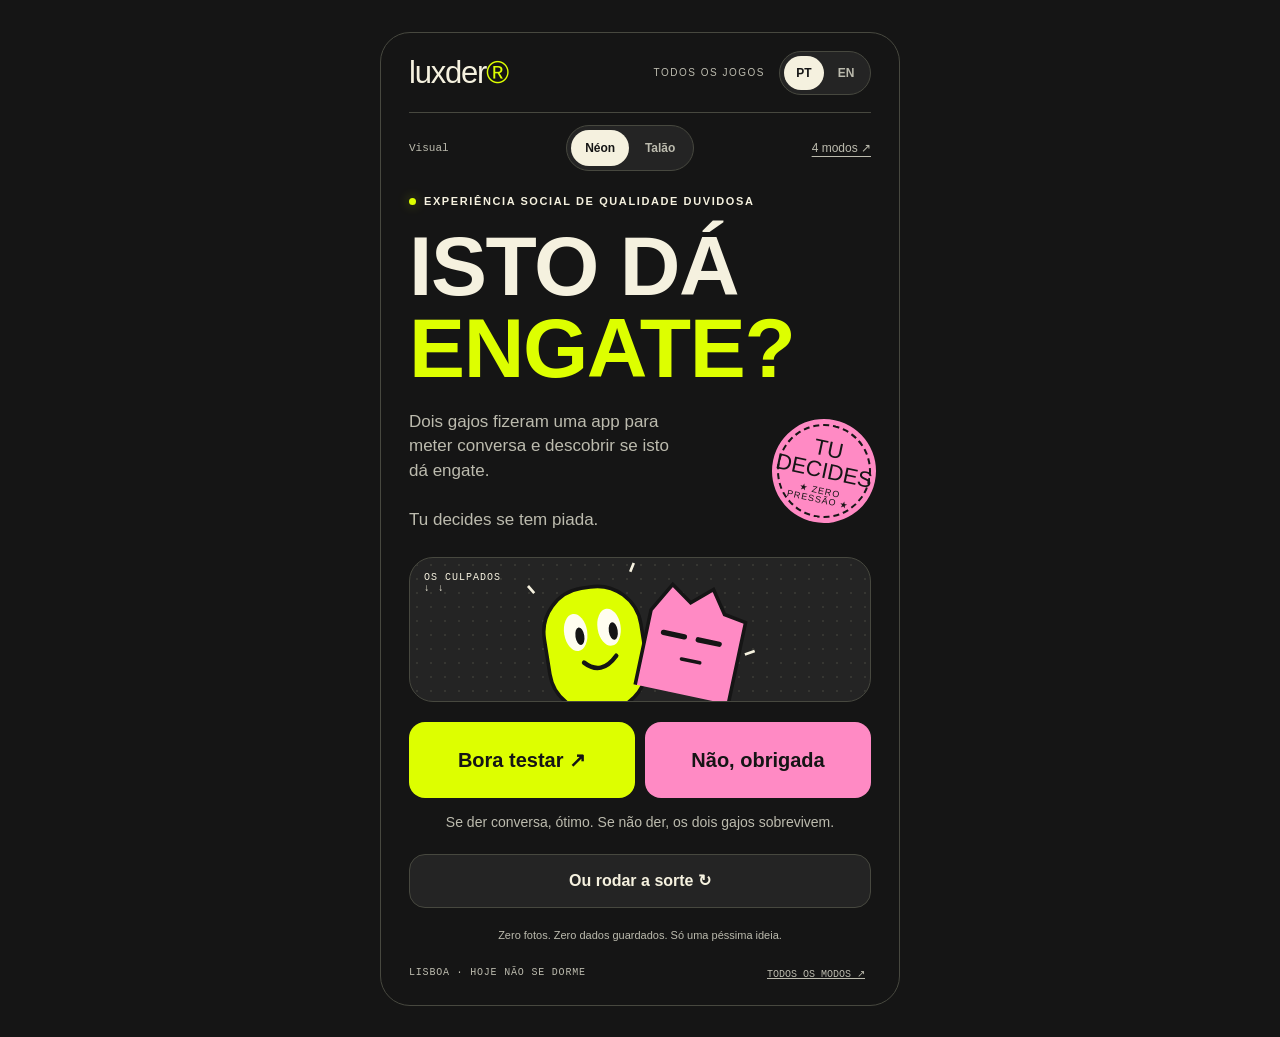
<file: index.html>
<!doctype html>
<html lang="pt">
<head>
<meta charset="utf-8">
<meta name="viewport" content="width=device-width, initial-scale=1, viewport-fit=cover">
<meta name="theme-color" content="#151515">
<meta name="apple-mobile-web-app-title" content="Luxder">
<meta name="description" content="Má app. Boa noite. Perguntas absurdas, desafios e compatibilidade na parvoíce. PT / EN.">
<link rel="icon" href="data:image/svg+xml,%3Csvg xmlns='http://www.w3.org/2000/svg' viewBox='0 0 80 80'%3E%3Crect width='80' height='80' rx='18' fill='%23ddff00'/%3E%3Ctext x='20' y='60' font-size='60' font-family='Arial' font-weight='900'%3El%3C/text%3E%3C/svg%3E">
<title>Luxder — Todos os jogos, uma app</title>
<style>
:root{--bg:#151515;--panel:#242424;--ink:#f5f1df;--muted:#bcbbae;--line:#47483f;--acid:#ddff00;--pink:#ff8ac4;--blue:#a9baff;--shadow:#000;--radius:24px;--display:Impact,'Arial Narrow','Arial Black',sans-serif}
*{box-sizing:border-box}body{margin:0;background:var(--bg);color:var(--ink);font-family:Arial,Helvetica,sans-serif;-webkit-tap-highlight-color:transparent}button,a{touch-action:manipulation}button{font:inherit;cursor:pointer}button:focus-visible,a:focus-visible{outline:3px solid var(--pink);outline-offset:5px}button:disabled{opacity:.35;cursor:default}button:active:not(:disabled){transform:translateY(3px)}button{transition:transform .12s}a{color:inherit}.shell{max-width:520px;margin:auto;padding:max(0px,env(safe-area-inset-top)) 20px max(24px,env(safe-area-inset-bottom));min-height:100svh}.top{height:83px;display:flex;align-items:center;justify-content:space-between;border-bottom:1px solid var(--line);gap:12px}.wordmark{border:0;padding:0;background:none;color:var(--ink);font-family:var(--display);font-size:31px;letter-spacing:-1.2px;text-transform:lowercase}.wordmark em{font-style:normal;color:var(--acid)}.top-right{display:flex;align-items:center;gap:14px}.edition{font-size:10px;text-transform:uppercase;letter-spacing:1.5px;color:var(--muted)}.lang{display:flex;background:var(--panel);padding:4px;border:1px solid var(--line);border-radius:30px;gap:2px}.lang button{border:0;border-radius:30px;background:transparent;color:var(--muted);min-width:40px;min-height:34px;font-weight:800;font-size:12px}.lang .selected{background:var(--ink);color:var(--bg)}main{padding-top:24px;animation:enter .2s ease}h1,h2,p{margin:0}h1,h2{font-family:var(--display);text-transform:uppercase;font-weight:900;letter-spacing:-1.4px;line-height:.98}h1{font-size:clamp(56px,15.5vw,84px)}h2{font-size:clamp(38px,10vw,56px)}.eyebrow{display:flex;align-items:center;gap:8px;font-size:11px;font-weight:800;letter-spacing:1.6px;text-transform:uppercase;margin-bottom:18px}.dot{width:7px;height:7px;border-radius:50%;background:var(--acid);box-shadow:0 0 12px #ddff0066}.accent{color:var(--acid)}.intro{position:relative}.intro h1{max-width:380px}.hero-bottom{display:flex;align-items:center;justify-content:space-between;gap:10px;margin:20px 0 24px}.lead{font-size:17px;line-height:1.45;max-width:280px;color:var(--muted)}.sticker{width:94px;height:94px;flex-shrink:0;border-radius:50%;background:var(--pink);color:#161616;transform:rotate(12deg);display:flex;flex-direction:column;justify-content:center;align-items:center;font-family:var(--display);font-size:22px;line-height:1;text-align:center;border:2px dashed #161616;box-shadow:0 0 0 5px var(--pink)}.sticker small{font-family:Arial;font-size:9px;letter-spacing:1px;margin-top:5px}.mascots{height:145px;border:1px solid var(--line);background:var(--panel);border-radius:var(--radius);position:relative;overflow:hidden;margin:18px 0 20px;display:flex;justify-content:center;align-items:flex-end}.mascots:before{content:'';position:absolute;inset:0;background-image:radial-gradient(var(--line) 1px,transparent 1px);background-size:14px 14px;opacity:.5}.mascots svg{width:240px;height:142px;z-index:1}.orbit{position:absolute;left:14px;top:14px;font:10px monospace;letter-spacing:1px}.orbit.right{display:none;left:auto;right:14px;top:auto;bottom:14px;text-align:right}.actions{display:grid;grid-template-columns:1fr 1fr;gap:10px}.btn{border:1px solid transparent;border-radius:16px;min-height:76px;padding:17px 16px;background:var(--acid);color:#151515;font-size:20px;font-weight:900;text-align:center;display:flex;align-items:center;justify-content:center;gap:10px;width:100%;line-height:1.12}.btn.pink{background:var(--pink)}.btn.secondary{background:var(--panel);border-color:var(--line);color:var(--ink)}.btn.white{background:var(--ink)}.btn.small{min-height:54px;font-size:16px}.btn.icon{min-height:46px;width:auto;padding:10px 14px}.game-link{margin:13px 0 0;min-height:77px;justify-content:space-between;text-align:left}.game-link span{display:block}.game-link small{display:block;font-weight:400;font-size:13px;color:var(--muted);margin-top:5px}.arrow{font-size:30px}.privacy{font-size:11px;line-height:1.5;color:var(--muted);text-align:center;margin-top:19px}.footer{display:flex;justify-content:space-between;gap:12px;font:10px monospace;letter-spacing:.8px;text-transform:uppercase;padding-top:23px;color:var(--muted)}.footer a{text-decoration:none;border-bottom:1px solid var(--line)}.sub{font-size:18px;line-height:1.4;color:var(--muted);margin:15px 0 22px}.backrow{display:flex;justify-content:space-between;align-items:center;margin:0 0 24px;gap:10px}.exit{background:none;border:0;color:var(--muted);padding:8px 0;font-size:13px;min-height:44px;text-decoration:underline;text-underline-offset:4px}.pill{display:inline-flex;align-items:center;gap:6px;padding:7px 10px;border:1px solid var(--line);border-radius:30px;font:10px monospace;text-transform:uppercase;letter-spacing:.7px}.options{display:grid;gap:11px;margin:22px 0}.option{text-align:left;justify-content:flex-start;background:var(--panel);color:var(--ink);border:1px solid var(--line);min-height:84px;font-size:20px}.option .ico{font-size:31px;min-width:44px}.option .chev{margin-left:auto;color:var(--muted);font-size:23px}.result-card{padding:25px 20px;background:var(--panel);border:1px solid var(--line);border-radius:var(--radius);margin:23px 0}.result-card h2{font-size:40px}.result-icon{font-size:76px;line-height:1.2;margin-bottom:15px}.caption{font:11px monospace;text-transform:uppercase;letter-spacing:1px;color:var(--muted);margin-bottom:12px}.huge{font-family:var(--display);font-size:108px;color:var(--acid);letter-spacing:-5px;line-height:1}.copy{font-size:21px;line-height:1.35;margin-top:15px}.stack{display:grid;gap:12px;margin-top:20px}.spaced{margin-top:22px}.tagline{font:12px monospace;line-height:1.5;color:var(--muted);margin-top:17px}.selection{display:flex;gap:8px;flex-wrap:wrap;margin:12px 0 22px}.chip{background:var(--panel);color:var(--ink);border:1px solid var(--line);min-height:53px;min-width:60px;border-radius:13px;padding:12px 14px;font-weight:800;font-size:16px}.chip.active{background:var(--acid);border-color:var(--acid);color:#151515}.label{font-size:12px;text-transform:uppercase;letter-spacing:1px;font-weight:800;margin-top:23px}.person{display:flex;align-items:center;justify-content:space-between;gap:8px;padding:12px 0;border-bottom:1px solid var(--line)}.person .name{font-weight:900;font-size:16px;min-width:80px}.gender{display:flex;gap:4px}.gender .chip{min-width:40px;min-height:45px;padding:9px;font-size:12px}.scoreboard{display:flex;gap:7px;margin-bottom:20px;overflow-x:auto}.score{flex:1;min-width:65px;border:1px solid var(--line);border-radius:14px;padding:10px 7px;text-align:center;background:var(--panel)}.score strong{display:block;font-family:var(--display);font-size:30px;color:var(--acid);margin-top:4px}.score span{display:block;font-size:11px;line-height:1.3}.turn{padding:13px 15px;border-radius:13px;background:var(--blue);color:#151515;font-size:17px;font-weight:900;margin:15px 0}.answers{display:grid;gap:10px;margin:20px 0}.answer{padding:16px;border:1px solid var(--line);border-radius:16px;background:var(--panel)}.answer b{font-size:12px;color:var(--acid);display:block;margin-bottom:8px}.answer p{font-size:19px;line-height:1.3}.timer{text-align:center;font-family:var(--display);font-size:120px;color:var(--acid);line-height:1;margin:20px 0}.track{height:7px;border-radius:4px;background:var(--line);overflow:hidden;margin:10px 0 23px}.track i{display:block;height:100%;background:var(--acid);transition:width 1s linear}.bike{width:100%;height:175px;color:var(--acid);display:block;overflow:visible;margin:8px 0}.bike .wheel{transform-box:fill-box;transform-origin:center;animation:spin 3s linear infinite}.prize{position:relative;border:1px solid var(--line);border-radius:var(--radius);padding:23px 18px;background:var(--panel);margin:20px 0;overflow:hidden}.prize:after{content:'★';position:absolute;right:20px;top:14px;color:var(--pink);font-size:45px}.confetti{position:fixed;pointer-events:none;inset:0;overflow:hidden;z-index:9}.confetti i{position:absolute;width:9px;height:17px;animation:fall 1.5s ease-in forwards}.sr-only{position:absolute;width:1px;height:1px;clip:rect(0,0,0,0);overflow:hidden}.receipt .shell{background:#f4efdf;color:#27271f;border-inline:1px solid #58584f;--bg:#f4efdf;--ink:#27271f;--panel:#eae4d3;--muted:#636355;--line:#c2beac;--acid:#bd3823;--pink:#dad99c;--blue:#c5d2c7;--radius:3px;--display:'Courier New',monospace;box-shadow:0 20px 70px #0006}.receipt{background:#30342c}.receipt .top{border-bottom:2px dashed var(--line)}.receipt h1{font-size:clamp(47px,12vw,64px);letter-spacing:-3.5px}.receipt h2{letter-spacing:-2px;font-size:38px}.receipt .wordmark{font-weight:900;font-size:27px}.receipt .edition{font-family:monospace}.receipt .btn{border-radius:3px;font-family:monospace;text-transform:uppercase;font-size:18px}.receipt .btn:not(.secondary):not(.pink):not(.white){color:#fff}.receipt .chip.active{color:#fff}.receipt .sticker{border-radius:3px;background:transparent;box-shadow:none;color:var(--acid);border:3px solid var(--acid);font-weight:900;transform:rotate(-10deg);font-size:21px}.receipt .mascots{border-block:2px dashed var(--line);border-inline:0;background:none}.receipt .eyebrow,.receipt .label,.receipt .sub,.receipt .privacy{font-family:monospace}.receipt .lead{font-family:monospace;font-size:16px}.receipt .option,.receipt .answer,.receipt .score,.receipt .chip,.receipt .turn{border-radius:3px}.receipt .huge{font-weight:900;font-size:88px}.receipt .prize{border:2px dashed var(--line)}.receipt .footer{border-top:2px dashed var(--line);margin-top:24px}.receipt .dot{box-shadow:none}.receipt .lang .selected{background:#27271f;color:#fff}.receipt .result-icon{filter:grayscale(1)}.receipt .hero-bottom{margin-top:17px}.receipt .mascots svg{filter:grayscale(.85)}.receipt .bike{color:var(--acid)}@keyframes enter{from{opacity:.5;transform:translateY(5px)}to{opacity:1;transform:none}}@keyframes spin{to{transform:rotate(360deg)}}@keyframes fall{from{transform:translateY(-20px) rotate(0)}to{transform:translateY(110vh) rotate(550deg);opacity:0}}@media(min-width:760px){body{padding:32px 0}.shell{border:1px solid var(--line);border-radius:30px;padding-inline:28px;min-height:840px}.receipt .shell{border-radius:0}.top{height:80px}}@media(max-width:360px){.shell{padding-inline:14px}.edition{display:none}.gender .chip{padding:7px}.person .name{min-width:70px}}@media(prefers-reduced-motion:reduce){*,*:before,*:after{animation:none!important;transition:none!important}}
.mode-menu{display:grid;gap:13px;margin:24px 0}.mode-card{border:0;border-radius:22px;padding:22px 18px;min-height:114px;display:flex;align-items:center;gap:15px;text-align:left;color:#161616}.mode-card strong{display:block;font-size:24px;line-height:1.1;letter-spacing:-.6px}.mode-card small{display:block;font-size:13px;margin-top:9px;line-height:1.3}.mode-number{align-self:flex-start;font:11px monospace}.mode-symbol{font-size:42px;margin-left:auto}.mode-card.game{background:#ddff00}.mode-card.love{background:#ffa5c9;border-radius:42px 16px 42px 16px}.mode-card.convince{background:#b7b0ff;border:3px solid #d8d3ff;box-shadow:4px 4px 0 #5b4dd0}.mode-card.grill{background:#ffd69c;border-radius:3px;border-bottom:5px double #5a421f}.mode-art{display:flex;align-items:center;justify-content:space-between;border:1px solid var(--line);background:var(--panel);padding:8px 15px;margin:0 0 23px;overflow:hidden;position:relative}.mode-art svg{height:108px;width:190px;max-width:67%;flex:none}.mode-art span{font:10px monospace;letter-spacing:1.4px;writing-mode:vertical-rl}.mode-art.game{color:var(--acid);border-radius:20px;background-image:repeating-linear-gradient(45deg,transparent 0 8px,#ffffff07 8px 10px)}.mode-art.love{border-radius:65px 18px;color:var(--acid);background-image:radial-gradient(circle at 70% 40%,#ff8cb530,transparent 60%)}.mode-art.convince{color:var(--acid);border:3px solid var(--acid);border-radius:5px;box-shadow:6px 6px 0 var(--line)}.mode-art.grill{color:var(--acid);border-block:2px dashed var(--line);border-inline:0;background:repeating-linear-gradient(0deg,transparent 0 21px,var(--line) 21px 22px)}
body[data-mode="love"] .shell{--bg:#25121d;--panel:#381e2c;--ink:#ffeff5;--muted:#d4aebf;--line:#754359;--acid:#ffa5c9;--pink:#dcc6ff;--blue:#ffbbd4;color:var(--ink);background:var(--bg)}body[data-mode="love"] .result-card,body[data-mode="love"] .option{border-radius:28px 10px 28px 10px}body[data-mode="love"] h2{font-family:Georgia,serif;text-transform:none;letter-spacing:-1.6px;font-size:42px;font-weight:500}body[data-mode="love"] .eyebrow{letter-spacing:1.5px}body[data-mode="love"] .huge{font-family:Georgia,serif;font-size:76px;font-weight:400;letter-spacing:-4px}
body[data-mode="convince"] .shell{--bg:#231a56;--panel:#312667;--ink:#fbf5ff;--muted:#c7bdec;--line:#695caa;--acid:#d5c4ff;--pink:#ffbf9f;--blue:#aee7e0;color:var(--ink);background:var(--bg)}body[data-mode="convince"] .btn{border-radius:7px;border:2px solid var(--line);box-shadow:3px 3px 0 #09051d}body[data-mode="convince"] h2{font-family:'Arial Black',Arial,sans-serif;font-size:35px;line-height:1.06;text-transform:none;letter-spacing:-1px}.speech-clock{display:flex;align-items:center;gap:14px;margin:10px 0 20px;color:var(--acid)}.speech-clock span:first-child{font-family:var(--display);font-size:62px;line-height:1}.speech-clock span:last-child{font:12px monospace;max-width:110px;line-height:1.4}
body[data-mode="grill"] .shell{--bg:#201b13;--panel:#30281a;--ink:#fff4dc;--muted:#d2bea0;--line:#6c5739;--acid:#ffd69c;--pink:#c3d8bb;--blue:#ffd69c;color:var(--ink);background:var(--bg)}body[data-mode="grill"] h2{font-family:'Courier New',monospace;font-size:34px;text-transform:none;letter-spacing:-1.5px;line-height:1.04}body[data-mode="grill"] .option,body[data-mode="grill"] .result-card,body[data-mode="grill"] .btn{border-radius:3px}.dossier{padding:21px 17px;border-left:5px solid var(--acid);border-block:1px dashed var(--line);background:var(--panel);margin:20px 0}.dossier span{font:26px monospace;color:var(--acid)}.dossier p{font-size:22px;line-height:1.4}.avatar-grid{display:grid;grid-template-columns:1fr 1fr;gap:12px}.avatar-card{padding:18px 9px;background:var(--panel);border:1px solid var(--line);border-radius:30px;text-align:center;min-width:0}.avatar-card svg{width:100%;height:auto;max-width:140px}.avatar-card strong{display:block;font-size:17px;line-height:1.2}.avatar-card small{display:block;font-size:12px;line-height:1.5;color:var(--muted);margin-top:12px}.match-card{padding:24px 19px;border:1px solid var(--line);background:var(--panel);border-radius:24px}.match-title{font-size:22px;letter-spacing:1px;font-weight:900;color:var(--acid);margin-bottom:13px}.match-card .copy{font-size:20px}.receipt[data-mode="love"] .shell{--bg:#fff0f2;--panel:#f7dce4;--ink:#4a172c;--muted:#714253;--line:#c38da1;--acid:#9b2555;--pink:#e6cfed;--blue:#efb5c9}.receipt[data-mode="convince"] .shell{--bg:#eeebff;--panel:#dcd5fb;--ink:#2d2060;--muted:#57477c;--line:#9d8dcd;--acid:#5d3c9c;--pink:#f3c9b4;--blue:#b9d8ca}.receipt[data-mode="grill"] .shell{--bg:#f7ecd8;--panel:#eadcc0;--ink:#38270f;--muted:#705937;--line:#b69c75;--acid:#845012;--pink:#d4dfc1;--blue:#e8c690}.receipt .mode-card{border-radius:3px}.receipt[data-mode="grill"] .mode-art{background:repeating-linear-gradient(0deg,transparent 0 21px,#b69c7538 21px 22px)}.receipt[data-mode="love"] .mode-art{border-radius:50px 3px}.receipt[data-mode="convince"] .mode-art{box-shadow:5px 5px 0 var(--line)}h2,.copy,.mode-card strong{overflow-wrap:anywhere}body[data-mode="love"] .wordmark,body[data-mode="grill"] .wordmark,body[data-mode="convince"] .wordmark{color:var(--ink)}@media(max-width:360px){.mode-card{padding:18px 12px;gap:9px}.mode-card strong{font-size:22px}.mode-symbol{font-size:32px}.mode-art svg{height:94px}body[data-mode="love"] h2{font-size:36px}}

.themebar{display:flex;align-items:center;justify-content:space-between;gap:8px;padding-top:12px}.themebar>span{font:11px monospace;color:var(--muted)}.themebar .lang button{padding:8px 13px;min-height:36px;min-width:58px}.themebar .exit{font-size:12px}.wheel-cta{background:linear-gradient(110deg,#ddff00,#ffa5c9 48%,#b7b0ff);color:#171717;border:0;margin:22px 0 0;min-height:86px;font-size:23px}.wheel-cta small{color:#252525}.wheel-stage{position:relative;width:min(100%,290px);margin:24px auto 26px;padding:12px}.fortune-wheel{position:relative;width:100%;aspect-ratio:1;border-radius:50%;border:6px solid var(--ink);background:conic-gradient(from -45deg,#ddff00 0deg 90deg,#ffa5c9 90deg 180deg,#b7b0ff 180deg 270deg,#ffd69c 270deg 360deg);box-shadow:0 0 0 5px var(--line),0 12px 0 #0003;color:#191919}.wheel-pointer{position:absolute;z-index:2;left:50%;top:-11px;transform:translateX(-50%);color:var(--ink);font-size:40px;text-shadow:0 2px 2px #0007}.sector{position:absolute;text-align:center;font-size:26px;font-weight:900;line-height:1.2}.s0{top:14px;left:50%;transform:translateX(-50%)}.s1{right:14px;top:50%;transform:translateY(-50%) rotate(90deg)}.s2{bottom:14px;left:50%;transform:translateX(-50%) rotate(180deg)}.s3{left:14px;top:50%;transform:translateY(-50%) rotate(270deg)}.wheel-hub{position:absolute;left:50%;top:50%;transform:translate(-50%,-50%);width:58px;height:58px;border:4px solid var(--ink);background:var(--bg);color:var(--ink);border-radius:50%;display:grid;place-items:center;font-size:34px;font-weight:900}.fortune-wheel.spinning{animation:fortune-spin var(--duration) cubic-bezier(.12,.64,.15,1) var(--delay) both!important}.wheel-choices{display:grid;gap:8px;grid-template-columns:1fr 1fr}.wheel-choices .chip{font-size:14px;text-align:left;line-height:1.3;min-width:0;padding:13px 10px}.wheel-result{padding:20px;margin-top:20px;border:2px solid var(--acid);border-radius:18px;background:var(--panel)}.wheel-result h2{font-size:36px}.receipt .wheel-cta{border-radius:3px}.receipt .wheel-result{border-radius:3px}.footer button{font:10px monospace;background:none;border:0;color:var(--muted);text-transform:uppercase;cursor:pointer;text-decoration:underline}.receipt .btn.wheel-cta{color:#171717}@keyframes fortune-spin{from{transform:rotate(0deg)}to{transform:rotate(var(--angle))}}@media(prefers-reduced-motion:reduce){.fortune-wheel.spinning{animation:none!important;transform:rotate(var(--angle))!important}}

</style>
</head>
<body class="neon">
<div class="shell"><header class="top"><button class="wordmark" data-action="home" aria-label="Luxder">luxder<em>®</em></button><div class="top-right"><span class="edition" id="edition"></span><nav class="lang" aria-label="Language"><button data-action="lang" data-value="pt" id="pt">PT</button><button data-action="lang" data-value="en" id="en">EN</button></nav></div></header><div id="theme-controls"></div><main id="app"></main><footer class="footer"><span id="footer-note"></span><button id="other" data-action="modes"></button></footer></div><div class="confetti" aria-hidden="true" id="confetti"></div>
<script>
'use strict';
let theme='neon';
let prizeOwner='tester';
let lang='pt',screen='home',timer=null,remaining=8,running=false,clockEnd=0;
let tester={choice:0,bugs:0,duo:[],penalty:0}, setup={count:3,format:'solo',solo:0,pair:0,length:1,genders:['m','f','f','m']},game=null;
const $=s=>document.querySelector(s), t=(pt,en)=>lang==='pt'?pt:en, pick=a=>a[Math.floor(Math.random()*a.length)], esc=s=>String(s).replace(/[&<>"']/g,c=>({'&':'&amp;','<':'&lt;','>':'&gt;','"':'&quot;',"'":'&#39;'}[c]));
const animals=[['🦆','Pato perdido','Lost duck','Sabe onde é o bar. Perdeu-se a caminho.','Knows where the bar is. Got lost on the way.'],['🤖','Robot a 2%','Robot at 2%','Atualização disponível. Personalidade não incluída.','Update available. Personality sold separately.'],['🐈','Gato que julga o DJ','DJ-judging cat','Nunca ouviu esta música. Já preferia a anterior.','Never heard this track. Already prefers the last one.']];
const penalties=[
[['Dança como um pato durante 5 segundos. O outro faz de lago.','Dance like a duck for 5 seconds. Your friend is the pond.'],['Apresenta o teu amigo como um eletrodoméstico de luxo.','Introduce your friend as a luxury kitchen appliance.'],['Pede desculpa à pista por todos os teus passos de dança.','Apologise to the dance floor for every move you have made.']],
[['Narra 8 segundos desta noite como um documentário sobre pombos.','Narrate 8 seconds of tonight as a pigeon documentary.'],['Defende em tribunal o direito a dançar completamente fora do ritmo.','Defend the legal right to dance completely off beat.'],['Faz uma declaração de amor ao teu próprio cotovelo. Muito séria.','Declare your love for your own elbow. Completely seriously.']],
[['Os dois fazem um anúncio de perfume chamado «Último Metro».','Both of you perform an advert for a perfume called “Last Train”.'],['Os dois recebem o Óscar de pior app. Discurso de 8 segundos.','Both of you accept the Oscar for worst app. An 8-second speech.'],['Um é uma bicicleta. O outro é o GPS. Façam uma viagem sem sair do sítio.','One is a bicycle. The other is the GPS. Travel without moving.']]
];
const questions=[
{q:['O segurança pergunta a tua profissão. És…','The bouncer asks what you do. You are…'],a:[['🕵️','Inspetor de vibes','Vibe inspector'],['🧊','Psicólogo de cubos de gelo','Ice cube therapist'],['🪩','Estagiário de bola de espelhos','Disco ball intern']]},
{q:['Abres um clube para pombos. Como se chama?','You open a club for pigeons. What is it called?'],a:[['🍞','Pão Panorama','Bread Zeppelin'],['🐦','Bico Frágil','Beak Boutique'],['💿','Coo-Chella','Coo-Chella']]},
{q:['O DJ desapareceu. Salvas a noite com…','The DJ has vanished. You save the night with…'],a:[['📞','A música de espera das Finanças','Tax office hold music'],['🫖','Um solo de chaleira','A kettle solo'],['🚇','«Próxima estação: Intendente»','“Next station: Intendente”']]},
{q:['Qual é o teu superpoder inútil às 5h?','What is your useless 5 am superpower?'],a:[['🧦','Encontrar a outra meia','Finding the other sock'],['🔮','Prever a música que já acabou','Predicting the previous song'],['🗣️','Falar fluentemente com bengaleiros','Speaking fluent cloakroom']]},
{q:['A bicicleta do prémio vem com…','The prize bicycle comes with…'],a:[['🦆','Um pato como copiloto','A duck co-pilot'],['🎙️','GPS com voz de ex desiludido','Disappointed-ex voice navigation'],['🪩','Pedais que só funcionam com techno','Techno-powered pedals']]}
];
const challenges=[['Faz de DJ que acabou de perceber que a pen tem só receitas de bacalhau.','Be a DJ who just realised the USB only contains cod recipes.'],['És um robô a tentar convencer o segurança de que és humano.','You are a robot trying to convince the bouncer you are human.'],['Dança como uma impressora sem papel.','Dance like a printer that has run out of paper.'],['Faz de bola de espelhos com uma crise de identidade.','Be a disco ball having an identity crisis.'],['Apresenta a previsão do tempo para dentro de uma discoteca.','Present the weather forecast for the inside of a nightclub.'],['Faz uma entrada triunfal. Tens medo de confettis.','Make a grand entrance. You are terrified of confetti.']];
const pitches=[['Vende uma bicicleta sem rodas a um DJ.','Sell a bicycle with no wheels to a DJ.'],['Inventa o slogan de um perfume chamado «Fila do Bar».','Invent a slogan for a perfume called “Bar Queue”.'],['Dá um discurso de campanha para presidente do bengaleiro.','Give a campaign speech for president of the cloakroom.'],['Explica por que motivo o teu cotovelo devia ser cabeça de cartaz.','Explain why your elbow should headline tonight.']];
let quiz={turn:0,q:0,answers:[[],[]]};
const quizQuestions=[
 {q:['O teu animal interior às 5 da manhã?','Your inner animal at 5 am?'],a:[['🦆','Pato com uma missão','Duck on a mission'],['🤖','Robot em modo avião','Robot on airplane mode'],['🐈','Gato que sabe demais','Cat who knows too much']]},
 {q:['Só podes levar uma coisa para Marte.','You can take one thing to Mars.'],a:[['🥐','Pastel de nata tático','Tactical custard tart'],['🪩','Bola de espelhos portátil','Portable disco ball'],['🧦','Uma meia com ambição','One ambitious sock']]},
 {q:['A tua estratégia quando tudo falha?','Your strategy when everything fails?'],a:[['🕺','Dançar como se fosse o plano','Dance like that was the plan'],['🛸','Culpar Mercúrio retrógrado','Blame Mercury retrograde'],['🎤','Dar uma conferência de imprensa','Hold a press conference']]}
];
function quizAvatar(a,index){const color=['#ddff00','#ff8ac4','#a6dce8','#ffd69c'][index],head=[`<path d="M37 45q0-26 33-26t33 26v27H37" fill="${color}"/><path d="M86 51l29 10-28 11z" fill="#ff9a45"/><circle cx="77" cy="45" r="4" fill="#171717"/>`,`<rect x="33" y="24" width="72" height="62" rx="15" fill="${color}"/><path d="M68 24V12m-9 0h18" stroke="${color}" stroke-width="5"/><rect x="45" y="44" width="13" height="13" rx="3" fill="#171717"/><rect x="79" y="44" width="13" height="13" rx="3" fill="#171717"/><path d="M51 71h35" stroke="#171717" stroke-width="4"/>`,`<path d="M35 52l-3-34 25 15h24l25-15-3 34q12 39-34 39T35 52" fill="${color}"/><path d="M45 53h18m13 0h18M63 72h13" stroke="#171717" stroke-width="4" stroke-linecap="round"/>`][a[0]];return `<svg viewBox="0 0 140 160" width="140" height="160" style="max-width:100%;height:auto" role="img" aria-label="${t(quizQuestions[0].a[a[0]][1],quizQuestions[0].a[a[0]][2])}"><path d="M35 151V110q0-32 34-32t34 32v41" fill="${color}" stroke="#171717" stroke-width="3"/>${head}<text x="85" y="132" font-size="36">${quizQuestions[1].a[a[1]][0]}</text><text x="10" y="148" font-size="27">${quizQuestions[2].a[a[2]][0]}</text></svg>`}
// Every pair is authored in Portuguese and English. No remote content or AI calls.
const convincePrompts = [
['Os patos deviam controlar o trânsito.','Ducks should control traffic.'],
['Um pastel de nata é uma unidade de tempo.','A custard tart is a unit of time.'],
['A melhor declaração de amor é emprestar um carregador.','The best declaration of love is lending someone a charger.'],
['Os elevadores precisam de DJ residente.','Lifts need a resident DJ.'],
['Uma bicicleta sem rodas é um ginásio emocional.','A bicycle without wheels is an emotional gym.'],
['O teu cotovelo merece um documentário.','Your elbow deserves a documentary.'],
['Os pombos são drones com contrato sem termo.','Pigeons are drones with permanent contracts.'],
['A fila do bar devia dar créditos universitários.','The bar queue should earn university credits.'],
['Um date no supermercado devia ter passadeira vermelha.','A supermarket date deserves a red carpet.'],
['As meias desaparecidas fundaram uma civilização.','Missing socks founded a civilisation.'],
['O techno é uma máquina de lavar com ambição.','Techno is a washing machine with ambition.'],
['A lua devia pagar condomínio.','The moon should pay building maintenance fees.'],
['O despertador devia pedir consentimento.','Alarm clocks should ask for consent.'],
['A sopa é um smoothie com um cargo importante.','Soup is a smoothie with an important job.'],
['O silêncio constrangedor merece um aplauso.','Awkward silence deserves applause.'],
['Todos os táxis deviam ter um botão de confettis.','Every taxi should have a confetti button.'],
['Uma torradeira pode ser uma excelente conselheira amorosa.','A toaster can be an excellent love adviser.'],
['Os semáforos são festas com uma péssima seleção musical.','Traffic lights are parties with terrible music.'],
['Devia haver férias para recuperar de férias.','We need holidays to recover from holidays.'],
['A sesta devia ser modalidade olímpica.','Napping should be an Olympic sport.'],
['O primeiro encontro ideal inclui observar uma rotunda.','The ideal first date includes watching a roundabout.'],
['O bengaleiro sabe demais e precisa de proteção de testemunhas.','The cloakroom knows too much and needs witness protection.'],
['Um guardanapo dobrado é arquitetura.','A folded napkin is architecture.'],
['O arroz doce devia ter direito de voto.','Rice pudding should have voting rights.'],
['A tua dança precisa de legendas.','Your dancing needs subtitles.'],
['As plantas fazem gossip quando saímos de casa.','Plants gossip when we leave the house.'],
['Uma sardinha seria uma ótima ministra do mar.','A sardine would make an excellent minister of the sea.'],
['Um abraço devia vir com instruções de montagem.','A hug should come with assembly instructions.'],
['A melhor app de dating é a meteorologia.','The best dating app is the weather forecast.'],
['Os caracóis chegam atrasados por princípio.','Snails are late on principle.'],
['Uma discoteca às 6h devia servir pequeno-almoço na pista.','At 6 am, clubs should serve breakfast on the dance floor.'],
['O pão de alho é uma linguagem do amor.','Garlic bread is a love language.'],
['O sinal de Wi-Fi devia aparecer nas árvores.','Wi-Fi bars should grow on trees.'],
['Os chinelos são sapatos em teletrabalho.','Slippers are shoes working from home.'],
['Uma gaivota roubou-te o plano de negócios.','A seagull stole your business plan.'],
['O DJ devia aceitar pedidos por pombo-correio.','DJs should accept requests by carrier pigeon.'],
['Uma conversa sobre batatas pode salvar um date.','A conversation about potatoes can save a date.'],
['O gelo está a fazer uma greve silenciosa no teu copo.','The ice in your glass is on a silent strike.'],
['Os gatos inventaram as reuniões que podiam ser emails.','Cats invented meetings that could have been emails.'],
['Todas as desculpas deviam rimar.','Every apology should rhyme.'],
['Uma bola de espelhos é um sol com vida social.','A disco ball is a sun with a social life.'],
['A pessoa que desenha rotundas é secretamente um coreógrafo.','The person designing roundabouts is secretly a choreographer.'],
['O metro fechado é um escape room demasiado convincente.','A closed metro is an overly convincing escape room.'],
['Os guarda-chuvas deviam ter nomes de artistas.','Umbrellas should have stage names.'],
['Uma salada russa precisa de passaporte.','A Russian salad needs a passport.'],
['A tua playlist é um currículo emocional.','Your playlist is an emotional CV.'],
['As escadas rolantes são passadeiras de moda gratuitas.','Escalators are free fashion runways.'],
['Um polvo resolveria a fila do bar.','An octopus would solve the bar queue.'],
['O meu casaco tem mais planos para esta noite do que eu.','My jacket has more plans for tonight than I do.'],
['Devia haver um prémio para a melhor saída discreta.','There should be an award for the best discreet exit.'],
['O brunch é um pequeno-almoço que perdeu o autocarro.','Brunch is breakfast that missed the bus.'],
['As nuvens estão só a experimentar penteados.','Clouds are just trying out hairstyles.'],
['A melhor viagem de casal é até à máquina de snacks.','The best couples trip is to the snack machine.'],
['Um pato de borracha pode ser capitão de um cruzeiro.','A rubber duck can captain a cruise ship.'],
['O botão de soneca é o verdadeiro chefe de família.','The snooze button is the real head of the household.'],
['Os espelhos deviam dar conselhos sobre horários.','Mirrors should give scheduling advice.'],
['Um bom date merece comentários de futebol.','A good date deserves football commentary.'],
['O bacalhau tem demasiados disfarces para ser inocente.','Cod has too many disguises to be innocent.'],
['O micro-ondas devia anunciar os pratos como um maître.','Microwaves should announce dishes like a maître d’.'],
['Uma bicicleta ciumenta faz mais barulho nas curvas.','A jealous bicycle squeaks louder on corners.'],
['As filas deviam ter intervalos publicitários.','Queues should have advertising breaks.'],
['Uma almofada devia poder pedir um dia de folga.','A pillow should be allowed to request a day off.'],
['O melhor elogio é «confio-te a minha última batata frita».','The best compliment is “I trust you with my last chip”.'],
['O teu frigorífico está a ensaiar para uma banda.','Your fridge is rehearsing for a band.'],
['Um autocarro vazio devia ser uma discoteca móvel.','An empty bus should become a mobile disco.'],
['Todas as cartas de amor precisam de um mapa.','Every love letter needs a map.'],
['Os cogumelos parecem guarda-chuvas de uma aldeia organizada.','Mushrooms look like umbrellas in a well-organised village.'],
['A palavra «obviamente» devia resolver discussões de trânsito.','The word “obviously” should settle traffic disputes.'],
['Uma esponja tem o melhor currículo de limpeza emocional.','A sponge has the best emotional-cleaning CV.'],
['O amor à primeira vista precisa de óculos de leitura.','Love at first sight needs reading glasses.'],
['As gaivotas deviam pagar pelos concertos que interrompem.','Seagulls should pay for the concerts they interrupt.'],
['Uma pizza quadrada é uma tese contra o sistema.','A square pizza is a thesis against the system.'],
['O romantismo atingiu o auge com a extensão elétrica.','Romance peaked with the extension lead.'],
['Uma estátua deve receber comissão pelas selfies.','Statues should earn commission on selfies.'],
['O teu nome de DJ devia ser um erro de autocorretor.','Your DJ name should be an autocorrect mistake.'],
['As batatas fritas são talheres com autoestima.','Chips are cutlery with self-esteem.'],
['O beijo de boa noite devia ser substituível por um high-five épico.','A goodnight kiss should be replaceable with an epic high-five.'],
['Uma biblioteca de discoteca emprestaria desculpas.','A nightclub library would lend excuses.'],
['Os bancos de jardim são terapeutas a tempo inteiro.','Park benches are full-time therapists.'],
['Uma bússola precisa de terapia quando se apaixona.','A compass needs therapy when it falls in love.'],
['Os carrosséis são aulas de condução para sonhadores.','Carousels are driving lessons for dreamers.'],
['A última azeitona deve ser decidida por debate parlamentar.','The last olive should be decided by parliamentary debate.'],
['Um date com um fantasma teria menos ghosting.','Dating a ghost would involve less ghosting.'],
['As bicicletas deviam buzinar elogios.','Bicycle bells should ring out compliments.'],
['O chão da pista merece férias nas Caraíbas.','The dance floor deserves a Caribbean holiday.'],
['Uma mala de viagem tem mais histórias do que um podcast.','A suitcase has more stories than a podcast.'],
['Os pepinos são courgettes que escolheram outra carreira.','Cucumbers are courgettes that chose a different career.'],
['O Cupido devia trocar o arco por uma máquina de senhas.','Cupid should swap the bow for a ticket machine.'],
['Um casal que monta uma tenda merece um diploma.','A couple who assemble a tent deserve a diploma.'],
['Os pinguins já vêm vestidos para o melhor date.','Penguins are already dressed for the perfect date.'],
['Uma máquina de café podia presidir ao Parlamento.','A coffee machine could chair Parliament.'],
['O vento é um cabeleireiro sem licença.','Wind is an unlicensed hairdresser.'],
['Uma discussão sobre ananás na pizza devia acabar em dança.','A pineapple-on-pizza argument should end in a dance.'],
['Os sinais de saída são conselheiros de vida.','Exit signs are life coaches.'],
['Uma escova de dentes devia ter um nome de super-herói.','A toothbrush should have a superhero name.'],
['O melhor pedido de casamento é uma proposta de dividir sobremesa.','The best marriage proposal is an offer to split dessert.'],
['Uma torrada caída está só a tentar mudar de perspetiva.','Fallen toast is just trying to change perspective.'],
['Os patos ao luar são a melhor terapia de casal.','Moonlit ducks are the best couples therapy.'],
['A felicidade eterna cabe no cesto de uma bicicleta.','Everlasting happiness fits in a bicycle basket.'],
['Esta app devia ganhar o Nobel da Conversa Fiada.','This app deserves the Nobel Prize for Small Talk.']
];
const moreQuestions=[
['A vossa primeira empresa falida vende…','Your first failed business sells…','🫧','Ar de discoteca em frasco','Bottled nightclub air','🦆','Seguros para patos','Duck insurance','🧦','Meias por assinatura emocional','Emotional sock subscriptions'],
['A tua campanha para presidente da pista promete…','Your dance-floor presidential campaign promises…','🪩','Techno a meio gás','Half-speed techno','🧃','Sumo no bengaleiro','Cloakroom juice','🛋️','Sofás no refrão','Sofas during the chorus'],
['Um alien pede uma tradição portuguesa. Mostras…','An alien asks for a Portuguese tradition. You show…','☕','Discutir o café','Debating coffee','🚌','Correr por um autocarro parado','Chasing a stationary bus','🥐','Proteger o último pastel','Protecting the last custard tart'],
['A tua autobiografia chama-se…','Your autobiography is called…','🗺️','Era já ali','It Was Just Round the Corner','⏰','Só mais cinco minutos','Just Five More Minutes','🎧','Eu conhecia esta versão','I Knew This Version'],
['És obrigado a inventar um feriado. Celebras…','You must invent a holiday. You celebrate…','🧦','A meia reencontrada','The reunited sock','🪑','A cadeira livre','The empty chair','🔋','100% de bateria','100% battery'],
['O teu pato chega atrasado ao date. A desculpa?','Your duck is late for the date. Its excuse?','🌊','Trânsito na lagoa','Pond traffic','🍞','Reunião com uma baguete','Meeting with a baguette','🦆','Confundiu os patos','Got its ducks mixed up'],
['Se esta noite fosse um eletrodoméstico…','If tonight were an appliance…','🌀','Centrifugação sem tampa','Spin cycle with no lid','🍞','Torradeira filosófica','Philosophical toaster','❄️','Frigorífico sociável','Sociable fridge'],
['Levas um prémio por…','You win an award for…','🕺','Dançar sem instruções','Dancing without instructions','🫡','Cumprimentar desconhecidos errados','Greeting the wrong strangers','🧊','Salvar um cubo de gelo','Rescuing an ice cube'],
['A tua mansão imaginária tem…','Your imaginary mansion has…','🦆','Piscina exclusiva para patos','A duck-only pool','🛗','Elevador horizontal','A horizontal lift','🥔','Museu da batata','A potato museum'],
['O pior nome para um perfume romântico?','The worst romantic perfume name?','🚌','Último Autocarro','Last Bus','🧅','Cebola Selvagem','Wild Onion','📋','Comprovativo de Morada','Proof of Address'],
['Uma lei absurda para o primeiro date…','One absurd first-date law…','🎤','Apresentações cantadas','Sung introductions','🧀','Queijo obrigatório','Mandatory cheese','🧭','Mapa do tesouro','A treasure map'],
['O teu animal de apoio à dança seria…','Your dance-support animal would be…','🦩','Flamingo contabilista','Accountant flamingo','🐙','Polvo tímido','Shy octopus','🦥','Preguiça a 140 BPM','A sloth at 140 BPM'],
['O teu futuro eu envia uma mensagem…','Your future self sends a message…','🔑','As chaves estão no bolso','The keys are in your pocket','🌮','Come qualquer coisa','Eat something','🚲','Não confies na bicicleta','Do not trust the bicycle'],
['Uma desculpa para sair de uma reunião…','An excuse to leave a meeting…','🦆','O meu pato faz anos','It is my duck’s birthday','🌕','Tenho consulta com a lua','I have an appointment with the moon','🧦','A meia ligou','My sock called'],
['A banda sonora do vosso casamento fictício…','Your fictional wedding soundtrack…','📞','Música de espera','Hold music','🫖','Chaleira em dó maior','Kettle in C major','🔔','Campainha de bicicleta','A bicycle bell']
];
questions.push(...moreQuestions.map(x=>({q:x.slice(0,2),a:[x.slice(2,5),x.slice(5,8),x.slice(8,11)]})));
challenges.push(
['És uma torradeira a receber um Óscar.','You are a toaster accepting an Oscar.'],['Mima um pato a tentar estacionar uma bicicleta.','Mime a duck trying to park a bicycle.'],['Faz o anúncio de um perfume que cheira a fila.','Advertise a perfume that smells like a queue.'],['Explica a internet a uma sardinha, só com gestos.','Explain the internet to a sardine using only gestures.'],['És um GPS que se apaixonou pela rotunda.','You are a GPS that fell in love with a roundabout.'],['Desfila como um guarda-chuva com sucesso internacional.','Strut like an internationally successful umbrella.'],['Faz uma conferência de imprensa sobre uma meia perdida.','Hold a press conference about a missing sock.'],['És um pinguim a pedir férias ao Polo Sul.','You are a penguin requesting leave from the South Pole.'],['Faz o boletim de trânsito para uma lagoa de patos.','Give a traffic report for a duck pond.'],['Mima uma máquina de café com síndrome de estrela.','Mime a coffee machine with celebrity attitude.'],['És um caracol a ganhar os cem metros.','You are a snail winning the hundred metres.'],['Apresenta o teu joelho como candidato presidencial.','Introduce your knee as a presidential candidate.'],['Dança um refrão que só tu consegues ouvir.','Dance to a chorus only you can hear.'],['Faz de maestro de uma orquestra de micro-ondas.','Conduct an orchestra of microwaves.'],['És uma gaivota a negociar o preço de uma batata.','You are a seagull negotiating the price of a chip.'],['Mima um segurança a revistar uma nuvem.','Mime a bouncer searching a cloud.'],['Faz uma previsão astrológica para uma bicicleta.','Give a bicycle an astrological forecast.'],['És uma planta a reclamar do vaso.','You are a plant complaining about its pot.'],['Faz uma chamada para o apoio técnico da lua.','Call the moon’s technical support.'],['Ensina um passo de dança a um extraterrestre imaginário.','Teach a dance move to an imaginary alien.'],['És um copo vazio a pedir um aumento.','You are an empty glass asking for a pay rise.'],['Mima um elevador a ensaiar uma entrada dramática.','Mime a lift rehearsing a dramatic entrance.'],['Dá um discurso de despedida ao último guardanapo.','Give a farewell speech to the last napkin.'],['Faz o trailer de um filme chamado A Vingança do Bengaleiro.','Perform the trailer for Revenge of the Cloakroom.']);
pitches.push(...convincePrompts.map(p=>['Convence-nos: '+p[0],'Convince us: '+p[1]]));
const romanceQuestions=[
 {q:['O primeiro encontro perfeito inclui…','The perfect first date includes…'],a:[['🦆','Ver patos ao luar','Watching moonlit ducks'],['🛒','Comparar preços de cereais','Comparing cereal prices'],['🚲','Perdermo-nos de bicicleta','Getting lost on a bicycle']]},
 {q:['A vossa casa de sonho tem…','Your dream home has…'],a:[['🦆','Uma lagoa para patos','A duck pond'],['🪩','Bola de espelhos na cozinha','A kitchen disco ball'],['🛋️','Sofá com serviço de snacks','A sofa with snack service']]},
 {q:['Uma prova absurda de amor seria…','An absurd proof of love would be…'],a:[['🥔','Guardar a última batata frita','Saving the last chip'],['🔌','Trazer o carregador certo','Bringing the right charger'],['🦆','Aprender a falar pato','Learning to speak duck']]},
 {q:['O vosso plano romântico de domingo…','Your romantic Sunday plan…'],a:[['🦆','Dar nomes aos patos','Naming the ducks'],['📚','Julgar títulos de livros','Judging book titles'],['🥐','Uma expedição pelo melhor pastel','An expedition for the best custard tart']]},
 {q:['A vossa discussão de casal fictícia seria sobre…','Your fictional couple argument would be about…'],a:[['🍕','Ananás e soberania da pizza','Pineapple and pizza sovereignty'],['🦆','Quem ficou com o pato','Who got the duck'],['🎧','Quem estragou a playlist','Who ruined the playlist']]},
 {q:['O vosso hino romântico?','Your romantic anthem?'],a:[['🫖','Um dueto de chaleiras','A kettle duet'],['🦆','Um pato em dó maior','A duck in C major'],['📞','Música de espera em remix','Remixed hold music']]},
 {q:['Lua de mel imaginária?','Imaginary honeymoon?'],a:[['🌕','Na lua, obviamente','On the moon, obviously'],['🛒','Na secção de congelados','In the frozen food aisle'],['🦆','Num retiro de patos','At a duck retreat']]},
 {q:['O vosso ritual de boa noite seria…','Your goodnight ritual would be…'],a:[['📋','Ata da reunião do dia','Minutes of the day’s meeting'],['🎭','Um elogio em francês inventado','A compliment in made-up French'],['🦆','Um quá de respeito','A respectful quack']]},
 {q:['Qual seria o vosso negócio em casal?','What would your couple business be?'],a:[['🦆','Consultoria sentimental para patos','Duck relationship consultancy'],['🧦','Reunião de meias perdidas','Reuniting lost socks'],['🚲','Bicicletas com terapia incluída','Bicycles with therapy included']]},
 {q:['O símbolo do vosso amor fictício?','The symbol of your fictional love?'],a:[['🔋','Uma powerbank carregada','A charged power bank'],['🦆','Dois patos sincronizados','Two synchronised ducks'],['🥔','Uma batata em forma de coração','A heart-shaped potato']]}
];
const grillBank=[
['Que date esta pessoa escolheria?','Which date would this person choose?',['Um passeio sem plano','A walk with no plan'],['Jantar com reserva','Dinner with a booking'],['Um jogo absurdo','An absurd game'],['Qual seria o primeiro desvio?','What would be the first detour?'],['O que pedirias para partilhar?','What would you order to share?'],['Que regra inventavas?','What rule would you invent?']],
['Como é que esta pessoa mostra que gosta de alguém?','How does this person show they like someone?',['Faz rir','Makes them laugh'],['Lembra-se dos detalhes','Remembers small details'],['Aparece quando importa','Shows up when it matters'],['Qual foi a piada que te conquistou?','What joke won you over?'],['Que detalhe gostas que notem?','What detail do you like people to notice?'],['Que gesto pequeno conta muito?','What small gesture means a lot?']],
['O que salva um date estranho para esta pessoa?','What saves an awkward date for this person?',['Assumir o embaraço','Admitting the awkwardness'],['Mudar de sítio','Changing venue'],['Pedir sobremesa','Ordering dessert'],['Que frase usarias para quebrar o gelo?','What would you say to break the ice?'],['Para onde fugíamos, sem pressa?','Where would we wander, with no rush?'],['Qual sobremesa teria essa responsabilidade?','Which dessert could handle that responsibility?']],
['Como seria um domingo feliz desta pessoa?','What is this person’s happy Sunday?',['Rua e aventura','Outdoors and adventure'],['Sofá e silêncio','Sofa and silence'],['Amigos e comida','Friends and food'],['Qual o próximo sítio que queres descobrir?','Where do you want to discover next?'],['O que torna o silêncio confortável?','What makes silence comfortable?'],['Qual é a tua receita de juntar pessoas?','What is your recipe for bringing people together?']],
['O que esta pessoa valoriza numa conversa?','What does this person value in a conversation?',['Perguntas inesperadas','Unexpected questions'],['Saber ouvir','Listening well'],['Humor sem esforço','Effortless humour'],['Que pergunta nunca te fazem?','What question does nobody ask you?'],['Como notas que te estão a ouvir?','How can you tell someone is listening?'],['O que te faz rir sem falhar?','What always makes you laugh?']],
['Qual seria a viagem improvisada desta pessoa?','What spontaneous trip would this person take?',['Comboio sem destino','Train with no destination'],['Uma praia vazia','An empty beach'],['Cidade com boa comida','A city with good food'],['Que música ia no caminho?','What song comes along?'],['O que levavas no saco?','What would you pack?'],['O que provaríamos primeiro?','What would we taste first?']],
['Como reage esta pessoa a um plano cancelado?','How does this person react to a cancelled plan?',['Inventa outro','Makes a new one'],['Celebra de pijama','Celebrates in pyjamas'],['Liga a um amigo','Calls a friend'],['Qual é o teu plano B favorito?','What is your favourite plan B?'],['Qual é o teu ritual de descanso?','What is your rest ritual?'],['Quem costuma salvar o dia?','Who usually saves the day?']],
['Que elogio esta pessoa preferia?','Which compliment would this person prefer?',['Tens imensa graça','You are really funny'],['Sinto-me à vontade contigo','I feel at ease with you'],['Tens boas ideias','You have good ideas'],['Qual é o teu humor secreto?','What is your secret sense of humour?'],['O que te deixa à vontade?','What puts you at ease?'],['Que ideia maluca queres realizar?','What wild idea do you want to try?']],
['Como seria a playlist de um date desta pessoa?','What would this person’s date playlist be?',['Clássicos sem vergonha','Shameless classics'],['Descobertas estranhas','Strange discoveries'],['O outro escolhe','The other person picks'],['Qual cantarias sem música?','Which would you sing without music?'],['Que artista devia eu ouvir?','What artist should I hear?'],['Que música estarias a torcer para ouvir?','What song would you secretly hope for?']],
['O que faz esta pessoa voltar a querer conversar?','What makes this person want another conversation?',['Curiosidade','Curiosity'],['Leveza','Lightness'],['Uma boa discordância','A good disagreement'],['Sobre o que nunca te cansas de aprender?','What do you never tire of learning about?'],['O que torna uma noite leve?','What makes a night feel easy?'],['Em que assunto tens uma opinião impopular?','What topic gives you an unpopular opinion?']],
['Num primeiro date, esta pessoa seria…','On a first date, this person would be…',['Pontual','On time'],['Cinco minutos atrasada','Five minutes late'],['Já no sítio errado','Already at the wrong venue'],['Como passas os cinco minutos de espera?','How do you spend five minutes waiting?'],['Qual a tua desculpa mais honesta?','What is your most honest excuse?'],['Qual foi a tua melhor desorientação?','What was your best wrong turn?']],
['A pessoa preferia receber…','This person would rather receive…',['Uma carta parva','A silly letter'],['Um passeio surpresa','A surprise walk'],['O snack certo','The right snack'],['Qual seria a primeira frase da carta?','What would the letter’s first line be?'],['Surpresa total ou uma pista?','Total surprise or one clue?'],['Qual snack ganha sempre?','Which snack always wins?']],
['Que lado desta pessoa demora a aparecer?','Which side of this person takes time to appear?',['O lado palhaço','The clown side'],['O lado sentimental','The sentimental side'],['O lado competitivo','The competitive side'],['Em que contexto aparece?','When does it appear?'],['Que pequena coisa te comove?','What small thing moves you?'],['Em que jogo perdes a compostura?','What game makes you lose composure?']],
['O que esta pessoa prefere decidir num date?','What does this person prefer to decide on a date?',['O sítio','The venue'],['A comida','The food'],['Nada, deixa fluir','Nothing, go with the flow'],['Qual sítio conta uma história tua?','What place tells your story?'],['Que prato te define mal mas diverte?','What dish describes you badly but amusingly?'],['O que faz um improviso correr bem?','What makes improvisation work?']],
['O que faria esta pessoa rir agora?','What would make this person laugh right now?',['Um trocadilho horrível','A terrible pun'],['Uma imitação de pato','A duck impression'],['Uma história embaraçosa tua','Your embarrassing story'],['Arrisca o pior trocadilho, se quiseres.','Try your worst pun, if you like.'],['Pato formal ou pato de férias?','Formal duck or holiday duck?'],['Qual história podes contar sem expor ninguém?','What story can you tell without embarrassing someone else?']],
['Como recarrega esta pessoa a bateria social?','How does this person recharge socially?',['Sozinha um bocado','Some time alone'],['Com a pessoa certa','With the right person'],['A fazer qualquer coisa','By doing something'],['Qual é o teu refúgio favorito?','What is your favourite refuge?'],['Que qualidade torna alguém fácil de estar?','What quality makes someone easy to be around?'],['Que atividade te devolve energia?','What activity gives you energy back?']],
['O que esta pessoa nunca levaria demasiado a sério?','What would this person never take too seriously?',['Horóscopos','Horoscopes'],['Jogos de tabuleiro','Board games'],['Esta app','This app'],['Qual seria o teu signo inventado?','What would your invented star sign be?'],['Que regra costumas inventar?','What rule do you tend to invent?'],['Que prémio mereciam os criadores?','What award do the creators deserve?']],
['Como é o pequeno-almoço ideal desta pessoa?','What is this person’s ideal breakfast?',['Café e pressa','Coffee and a hurry'],['Mesa cheia','A full table'],['Já é almoço','It is already lunch'],['O café é ritual ou combustível?','Is coffee ritual or fuel?'],['Qual é o item obrigatório?','What is the essential item?'],['A que horas começa o teu domingo?','What time does your Sunday start?']],
['Que talento inútil teria esta pessoa?','What useless talent would this person have?',['Reconhecer músicas em 1 segundo','Recognising songs in 1 second'],['Encontrar a saída','Finding the exit'],['Inventar desculpas poéticas','Inventing poetic excuses'],['Que música reconheces sempre?','What song do you always recognise?'],['Qual é a melhor saída para uma noite boa?','What is the best ending to a good night?'],['Inventa uma desculpa para um pato atrasado.','Invent an excuse for a late duck.']],
['O próximo encontro imaginário teria…','The next imaginary date would include…',['Um desafio novo','A new challenge'],['Uma conversa longa','A long conversation'],['Patos, obviamente','Ducks, obviously'],['O que gostavas de experimentar pela primeira vez?','What would you like to try for the first time?'],['Que assunto deixarias para essa conversa?','What topic would you save for that conversation?'],['Já temos nomes para os patos?','Do we have names for the ducks yet?']]
];
const bags=new Map();
function drawIds(key,length,count){let bag=bags.get(key)||[];const result=[];while(result.length<count){if(!bag.length){bag=Array.from({length},(_,i)=>i);for(let i=bag.length-1;i>0;i--){const j=Math.floor(Math.random()*(i+1));[bag[i],bag[j]]=[bag[j],bag[i]]}}const index=bag.findIndex(id=>!result.includes(id));if(index<0){bag=[];continue}result.push(bag.splice(index,1)[0]);}bags.set(key,bag);return result;}

let wheel={enabled:[true,true,true,true],result:null,spinning:false,started:0,duration:0,angle:0},wheelTimer=null;
const wheelModes=[['Jogo da bicicleta','Bicycle game','setup'],['Amor de laboratório','Laboratory love','quiz-start'],['Tenta convencer-me','Try to convince me','convince-start'],['Grill me para dating','Grill me for dating','grill-start']];
function clearWheel(){clearTimeout(wheelTimer);wheelTimer=null;wheel.spinning=false;}
function themeBar(){return `<div class="themebar"><span>${t('Visual','Look')}</span><div class="lang" aria-label="${t('Escolher visual','Choose appearance')}"><button data-action="theme" data-value="neon" class="${theme==='neon'?'selected':''}" aria-pressed="${theme==='neon'}">${t('Néon','Neon')}</button><button data-action="theme" data-value="receipt" class="${theme==='receipt'?'selected':''}" aria-pressed="${theme==='receipt'}">${t('Talão','Receipt')}</button></div><button class="exit" data-action="modes">${t('4 modos ↗','4 modes ↗')}</button></div>`}
function wheelView(){const elapsed=wheel.spinning?Math.min(Date.now()-wheel.started,wheel.duration):0;return `${back()}${eyebrow('O acaso tem péssimas ideias','Chance has terrible ideas')}${heading('Roda da sorte.<br>Zero destino escrito.','Wheel of fortune.<br>No destiny attached.')}<p class="sub">${t('Escolhe os jogos que entram na roda. O acaso sugere; tu decides se jogas.','Choose which games enter the wheel. Chance suggests; you decide whether to play.')}</p><div class="wheel-stage"><span class="wheel-pointer" aria-hidden="true">▼</span><div class="fortune-wheel ${wheel.spinning?'spinning':''}" style="--angle:${wheel.angle}deg;--duration:${wheel.duration}ms;--delay:-${elapsed}ms;transform:rotate(${wheel.spinning?0:wheel.angle}deg)" aria-hidden="true"><span class="sector s0">01<br>🚲</span><span class="sector s1">02<br>♡</span><span class="sector s2">03<br>↗</span><span class="sector s3">04<br>◎</span><span class="wheel-hub">?</span></div></div><div class="wheel-choices">${wheelModes.map((m,i)=>`<button class="chip ${wheel.enabled[i]?'active':''}" data-action="wheel-toggle" data-value="${i}" aria-pressed="${wheel.enabled[i]}" ${wheel.spinning?'disabled':''}>${wheel.enabled[i]?'✓':'○'} ${i+1}. ${t(m[0],m[1])}</button>`).join('')}</div><div role="status" aria-live="polite">${wheel.spinning?`<p class="sub" style="text-align:center">${t('O universo está a improvisar…','The universe is improvising…')}</p>`:wheel.result!==null?`<div class="wheel-result"><div class="caption">${t('Saiu na roda','The wheel chose')}</div><h2>${t(...wheelModes[wheel.result])}</h2><p class="tagline">${t('Só uma sugestão. Podes rodar de novo ou escolher outro.','Just a suggestion. Spin again or choose something else.')}</p></div>`:''}</div><div class="stack">${wheel.result!==null&&!wheel.spinning?btn('Bora jogar ↗','Let’s play ↗','wheel-play'):''}<button class="btn ${wheel.result!==null?'secondary':''}" data-action="wheel-spin" ${wheel.spinning||!wheel.enabled.some(Boolean)?'disabled':''}>${wheel.spinning?t('A rodar…','Spinning…'):wheel.result!==null?t('Rodar outra vez ↻','Spin again ↻'):t('Rodar a sorte ↻','Spin the wheel ↻')}</button>${btn('Prefiro escolher','I’d rather choose','modes','','secondary small')}</div>${!wheel.enabled.some(Boolean)?`<p class="privacy">${t('Ativa pelo menos um jogo para rodar.','Enable at least one game to spin.')}</p>`:''}`}
function spinWheel(){if(wheel.spinning)return;const choices=wheel.enabled.flatMap((on,i)=>on?[i]:[]);if(!choices.length)return;clearWheel();wheel.result=null;const result=pick(choices);wheel.spinning=true;wheel.started=Date.now();wheel.duration=matchMedia('(prefers-reduced-motion:reduce)').matches?100:2800;wheel.angle=1440+(360-result*90)%360;render();wheelTimer=setTimeout(()=>{wheelTimer=null;if(screen!=='wheel')return;wheel.spinning=false;wheel.result=result;render();buzz();celebrate()},wheel.duration)}
function unifiedAction(action,value){if(action==='theme'){theme=value;document.body.classList.toggle('receipt',theme==='receipt');document.body.classList.toggle('neon',theme==='neon');render();return true}if(action==='wheel-open'){setMode('home');wheel.result=null;go('wheel');return true}if(action==='wheel-toggle'){if(!wheel.spinning){wheel.enabled[+value]=!wheel.enabled[+value];wheel.result=null;render()}return true}if(action==='wheel-spin'){spinWheel();return true}if(action==='wheel-play'){if(wheel.result!==null&&!wheel.spinning){const next=wheelModes[wheel.result][2];if(next==='setup'){setMode('game');go('setup')}else extraAction(next,'')}return true}return false}

let activeMode='home',convince=null,grill=null,romanceCount=2;
function homeV2(){return `${eyebrow('Experiência social de qualidade duvidosa','A social experiment of questionable quality')}<div class="intro"><h1 tabindex="-1">${t('ISTO DÁ<br><span class="accent">ENGATE?</span>','DOES THIS<br><span class="accent">FLIRT WORK?</span>')}</h1><div class="hero-bottom"><p class="lead">${t('Dois gajos fizeram uma app para meter conversa e descobrir se isto dá engate.<br><br>Tu decides se tem piada.','Two guys made an app to start conversations and see if flirting comes out of it.<br><br>You decide if it’s any good.')}</p><div class="sticker">${t('TU<br>DECIDES','YOUR<br>CALL')}<small>★ ZERO ${t('PRESSÃO','PRESSURE')} ★</small></div></div></div><div class="mascots"><span class="orbit">${t('OS CULPADOS','THE CULPRITS')}<br>↓ ↓</span>${mascots}</div><div class="actions">${btn('Bora testar ↗','Let’s test ↗','test')}${btn('Não, obrigada','No, thanks','no','','pink')}</div><p class="sub" style="font-size:14px;text-align:center">${t('Se der conversa, ótimo. Se não der, os dois gajos sobrevivem.','If it starts a conversation, great. If not, the two guys will survive.')}</p>${btn('Ou rodar a sorte ↻','Or spin the wheel ↻','wheel-open','','secondary small')}${privacy()}`}
function modeArt(mode){const drawings={
 game:'<path d="M24 72h45l23-36 29 36H69l34-35 30 35M92 36h16M123 21h17l25 51"/><circle cx="45" cy="72" r="27"/><circle cx="165" cy="72" r="27"/>',
 love:'<path d="M100 92C35 58 44 12 72 20q20 3 28 20 8-17 28-20c28-8 37 38-28 72Z"/><path d="M45 94l110-80M43 86l2 8 10 1M147 14h8v9"/>',
 convince:'<path d="M40 20h126v60H92L64 101V80H40Z"/><path d="M60 40h78M60 57h53"/><path d="M15 32l14 6M177 26l16-8M179 68l15 8"/>',
 grill:'<circle cx="94" cy="45" r="29"/><path d="M114 67l37 35M75 40q0-15 18-15t14 18l-12 8M94 63v2M32 22h18M32 38h18M32 54h18"/>'};return `<div class="mode-art ${mode}" aria-hidden="true"><svg viewBox="0 0 210 112" fill="none" stroke="currentColor" stroke-width="5" stroke-linecap="round" stroke-linejoin="round">${drawings[mode]}</svg><span>${{game:'01 / PLAY',love:'02 / LOVE LAB',convince:'03 / HOT TAKES',grill:'04 / GRILL ME'}[mode]}</span></div>`}
function modeCard(mode,num,pt,en,subpt,suben,action){return `<button class="mode-card ${mode}" data-action="${action}"><span class="mode-number">${num}</span><span><strong>${t(pt,en)}</strong><small>${t(subpt,suben)}</small></span><span class="mode-symbol" aria-hidden="true">${{game:'✳',love:'♡',convince:'↗',grill:'◎'}[mode]}</span></button>`}
function modesView(){return `${back()}${eyebrow('Escolhe o teu disparate','Choose your nonsense')}${heading('Quatro maneiras<br>de meter conversa.','Four ways<br>to break the ice.')}<p class="sub">${t('Sem currículo amoroso. Sem obrigações. Só boa conversa, se vos apetecer.','No dating CV. No obligations. Just good conversation, if you feel like it.')}</p><button class="btn game-link wheel-cta" data-action="wheel-open"><span>↻ ${t('Roda da sorte','Wheel of fortune')}<small>${t('Tu rodas. A sorte escolhe.','You spin. Chance chooses.')}</small></span><span class="arrow">✳</span></button><div class="mode-menu">${modeCard('game','01','Jogo da bicicleta','The bicycle game','2–4 · perguntas, desafios e votação','2–4 · questions, challenges and voting','setup')}${modeCard('love','02','Amor de laboratório','Laboratory love','2–4 · avatares + matches disparatados','2–4 · avatars + ridiculous matches','quiz-start')}${modeCard('convince','03','Tenta convencer-me','Try to convince me','100 prompts · 10 por partida','100 prompts · 10 per game','convince-start')}${modeCard('grill','04','Grill me para dating','Grill me for dating','2 · adivinha, confirma, pergunta mais','2 · guess, confirm, ask a little more','grill-start')}</div><div class="stack">${btn('Ou chumbar os dois criadores','Or reject both creators','tester','','secondary small')}</div>${privacy()}`}
function setMode(mode){activeMode=mode;}
function applyMode(){document.body.dataset.mode=activeMode;}
function romanceSetupView(){return `${back()}${modeArt('love')}${eyebrow('Amor de laboratório','Laboratory love')}${heading('O Cupido tirou<br>um curso online.','Cupid took<br>an online course.')}<p class="sub">${t('Cada pessoa responde a cinco perguntas. No fim: avatares, matches e previsões amorosas cientificamente parvas.','Each person answers five questions. Then: avatars, matches and scientifically silly romantic forecasts.')}</p><div class="selection">${[2,3,4].map(n=>`<button class="chip ${romanceCount===n?'active':''}" data-action="romance-count" data-value="${n}">${n} ${t('pessoas','people')}</button>`).join('')}</div>${btn('Entrar no laboratório ♡','Enter the laboratory ♡','romance-begin')}<p class="privacy">${t('Ciência 100% inventada. Um match não implica interesse nem compromisso.','100% made-up science. A match implies neither interest nor commitment.')}</p>`}
function startRomance(){quiz={turn:0,q:0,count:romanceCount,answers:Array.from({length:romanceCount},()=>[]),questions:[...quizQuestions,...drawIds('romance',romanceQuestions.length,2).map(i=>romanceQuestions[i])]};go('quiz-handoff')}
function pairMatch(i,j){let shared=[];quiz.answers[i].forEach((v,q)=>{if(v===quiz.answers[j][q])shared.push(q)});const match=shared.length>=3;let story;
 const duckQ=shared.find(q=>quiz.questions[q].a[quiz.answers[i][q]][0]==='🦆');
 if(match&&duckQ!==undefined)story=t('Gostam dos mesmos patos. Vão vê-los ao luar e ser felizes para sempre. Até acabar o pão.','You like the same ducks. You will watch them by moonlight and live happily ever after. Until the bread runs out.');
 else if(match){const q=shared[shared.length-1],answer=quiz.questions[q].a[quiz.answers[i][q]];story=t('Unidos por «'+answer[1]+'». O casamento será numa rotunda. A bicicleta leva as alianças.','United by “'+answer[2]+'”. The wedding is at a roundabout. The bicycle carries the rings.');}
 else if(!shared.length)story=t('Um quer patos ao luar. O outro quer a senha do Wi-Fi. O Cupido pediu transferência.','One wants moonlit ducks. The other wants the Wi-Fi password. Cupid requested a transfer.');
 else story=t('Partilham '+shared.length+' disparates, mas discutiriam a custódia de uma torradeira. Amizade diplomática aprovada.','You share '+shared.length+' silly ideas, but would argue over toaster custody. Diplomatic friendship approved.');
 return {i,j,shared,match,story,percent:shared.length*20};}
function romanceView(){if(screen==='quiz-handoff')return `${back()}${modeArt('love')}${eyebrow('Experiência '+(quiz.turn+1)+' / '+quiz.count,'Experiment '+(quiz.turn+1)+' / '+quiz.count)}${heading('Chamamos a próxima cobaia.','Our next volunteer, please.')}<div class="result-card"><h2>${name(quiz.turn)}</h2><p class="copy">${t('Cinco perguntas. Os outros não espreitam: o Cupido é muito rigoroso.','Five questions. No peeking: Cupid takes this very seriously.')}</p></div><div class="actions">${btn('Aceito ♡','I’m in ♡','quiz-ready')}${btn('Passo, obrigada','I’ll pass, thanks','leave','','pink')}</div><p class="privacy">${t('Método inventado. Participação opcional.','Invented method. Optional participation.')}</p>`;
 if(screen==='quiz'){const q=quiz.questions[quiz.q];return `${back()}${eyebrow('Estudo amoroso · '+(quiz.q+1)+' / 5','Romance study · '+(quiz.q+1)+' / 5')}<div class="turn">${name(quiz.turn)}</div>${heading(...q.q)}<div class="options">${q.a.map((a,i)=>opt(...a,'quiz-answer',i)).join('')}</div><p class="tagline">${t('A resposta mais honesta também pode ser a mais parva.','The most honest answer can also be the silliest.')}</p>`}
 const pairs=[];for(let i=0;i<quiz.count;i++)for(let j=i+1;j<quiz.count;j++)pairs.push(pairMatch(i,j));
 return `${back()}${modeArt('love')}${eyebrow('Instituto de Romance Altamente Duvidoso','Institute of Highly Questionable Romance')}${heading('Os resultados<br>são gravíssimos.','The results<br>are very serious.')}<p class="sub">${t('Método: cinco respostas, dois tubos de ensaio e uma opinião de um pato.','Method: five answers, two test tubes and a duck’s opinion.')}</p><div class="avatar-grid">${quiz.answers.map((a,i)=>`<div class="avatar-card"><div class="caption">${name(i)}</div>${quizAvatar(a,i)}<strong>${t(quizQuestions[0].a[a[0]][1],quizQuestions[0].a[a[0]][2])}</strong><small>${t(quizQuestions[1].a[a[1]][1],quizQuestions[1].a[a[1]][2])}<br>${t(quizQuestions[2].a[a[2]][1],quizQuestions[2].a[a[2]][2])}</small></div>`).join('')}</div><div class="stack">${pairs.map(p=>`<article class="match-card"><div class="caption">${name(p.i)} + ${name(p.j)}</div><div class="match-title">${p.match?'♡ MATCH':t('↗ NÃO DEU MATCH','↗ NO MATCH')}</div><div class="huge">${p.percent}%</div><p class="copy">${p.story}</p><p class="tagline">${p.shared.length}/5 ${t('respostas iguais · romance fictício','matching answers · fictional romance')}</p></article>`).join('')}</div><p class="privacy">${t('Paródia científica. Não mede atração nem prevê relações. Vocês decidem se querem continuar a conversa.','Scientific parody. It measures neither attraction nor relationship prospects. You decide whether to continue chatting.')}</p><div class="stack">${btn('Receber a bicicleta 🚲','Get the bicycle 🚲','quiz-prize')}${btn('Outra experiência ♡','Another experiment ♡','romance-begin','','secondary')}${btn('Escolher outro modo','Choose another mode','modes','','secondary')}</div>`}
function convinceSetupView(){return `${back()}${modeArt('convince')}${eyebrow('Tenta convencer-me de…','Try to convince me that…')}${heading('Argumentos fracos.<br>Convicção forte.','Weak arguments.<br>Strong conviction.')}<p class="sub">${t('100 ideias absurdas. Dez por partida, sem repetir. Falem à vez; quem ouve decide se ficou convencido.','100 absurd ideas. Ten per game, no repeats. Take turns speaking; the listeners decide whether they are convinced.')}</p><div class="selection">${[2,3,4].map(n=>`<button class="chip ${convince.count===n?'active':''}" data-action="convince-count" data-value="${n}">${n} ${t('pessoas','people')}</button>`).join('')}</div>${btn('Dá-me 10 disparates ↗','Give me 10 absurd ideas ↗','convince-begin')}<p class="privacy">${t('Dez segundos sugeridos, sem obrigação. Passar é grátis. Os devs podem fazer por ti.','Ten seconds suggested, no obligation. Passing is free. The devs can step in for you.')}</p>`}
function convinceBegin(){convince={count:convince.count,index:0,ids:drawIds('convince',100,10),results:[],delegated:false};remaining=10;go('convince')}
function convinceView(){const p=convincePrompts[convince.ids[convince.index]],who=convince.index%convince.count;
 return `${back()}${modeArt('convince')}${eyebrow('Disparate '+(convince.index+1)+' / 10','Absurd idea '+(convince.index+1)+' / 10')}<div class="turn">${name(who)} · ${t('tenta convencer-nos','try to convince us')}</div><h2 tabindex="-1" class="pitch-prompt">${t(p[0],p[1])}</h2><p class="sub">${t('Um argumento. Uma frase brilhante. Ou uma péssima imitação de advogado.','One argument. One brilliant sentence. Or a terrible lawyer impression.')}</p>${convince.delegated?`<div class="turn">${t('Os devs argumentam por ti. Tu relaxas.','The devs argue for you. You relax.')}</div>`:''}<div class="speech-clock"><span id="timer" role="timer">${remaining}</span><span>${t('segundos sugeridos','suggested seconds')}</span></div>${!running&&remaining>0?btn('Ligar cronómetro opcional','Start optional timer','convince-timer','','secondary small'):''}<p class="caption spaced">${t('Quem ouve decide, sem pressão:','Listeners decide, no pressure:')}</p><div class="actions">${btn('Convenceu-me','Convinced me','convince-rate','yes')}${btn('Não compramos','Not buying it','convince-rate','no','pink')}</div><div class="stack">${btn('Os devs fazem por mim','The devs do it for me','convince-delegate','','secondary small')}${btn('Passar esta','Pass this one','convince-rate','skip','secondary small')}</div>`}
function convinceReaction(){const result=convince.results[convince.index];return `${back()}${modeArt('convince')}${eyebrow('Veredicto do público','Audience verdict')}${heading(result==='yes'?'Comprámos a ideia.':result==='skip'?'Essa não merecia defesa.':'Objeção aceite.',result==='yes'?'We bought the idea.':result==='skip'?'Not worth defending.':'Objection accepted.')}<div class="result-card"><p class="copy">${result==='yes'?t('O Nobel da Conversa Fiada está mais perto.','The Nobel Prize for Small Talk is getting closer.'):result==='skip'?t('Bom critério. Há mais disparates na fila.','Good judgement. More nonsense is waiting.'):t('A ideia perdeu. A pessoa continua impecável.','The idea lost. The person is still excellent.')}</p></div>${btn(convince.index===9?'Ver relatório final':'Próximo disparate ↗',convince.index===9?'See final report':'Next absurd idea ↗','convince-next')}`}
function convinceEndView(){const won=convince.results.filter(x=>x==='yes').length;return `${back()}${modeArt('convince')}${heading('Dez disparates.<br>Zero processos.','Ten absurd ideas.<br>Zero lawsuits.')}<div class="result-card"><div class="huge">${won}/10</div><p class="copy">${t('ideias compradas. O departamento de bom senso pediu demissão.','ideas bought. The common-sense department has resigned.')}</p></div><div class="stack">${btn('Prémio para a bancada 🚲','A prize for the whole panel 🚲','social-prize')}${btn('Mais 10, todos diferentes','10 more, all different','convince-begin','','secondary')}${btn('Outro modo','Another mode','modes','','secondary')}</div>`}
function grillIntroView(){return `${back()}${modeArt('grill')}${eyebrow('Grill me para dating','Grill me for dating')}${heading('Menos currículo.<br>Mais curiosidade.','Less résumé.<br>More curiosity.')}<p class="sub">${t('Duas pessoas. Adivinhas uma preferência da outra. Ela confirma ou corrige. Depois vem uma pergunta de seguimento — baseada no que respondeu.','Two people. Guess a preference of the other person. They confirm or correct it. Then comes a follow-up based on their answer.')}</p><div class="dossier"><span>01 → 02 → 03</span><p>${t('ADIVINHAR → CONFIRMAR → CONVERSAR','GUESS → CONFIRM → TALK')}</p></div><div class="stack">${btn('Seis perguntas, bora ◎','Six questions, let’s go ◎','grill-begin')}${btn('Prefiro outro jogo','I’d prefer another game','modes','','secondary')}</div><p class="privacy">${t('Uma pessoa responde sobre a outra, alternadamente. Qualquer pergunta pode ser passada, sem explicação.','Take turns answering about each other. Any question can be passed, no explanation needed.')}</p>`}
function grillBegin(){grill={index:0,ids:drawIds('grill',grillBank.length,6),guess:null,actual:null,results:[],skipped:0};go('grill-guess')}
function grillView(){const q=grillBank[grill.ids[grill.index]],asker=grill.index%2,target=1-asker;let header=`${back()}${eyebrow('Grill '+(grill.index+1)+' / 6','Grill '+(grill.index+1)+' / 6')}`;
 if(screen==='grill-guess')return `${header}${modeArt('grill')}<div class="turn">${name(asker)} → ${t('sobre','about')} ${name(target)}</div>${heading(q[0],q[1])}<p class="sub">${t('Adivinha sem consultar. É uma hipótese, não um diagnóstico.','Guess without asking. It is a hunch, not a diagnosis.')}</p><div class="options">${q.slice(2,5).map((a,i)=>opt(['①','②','③'][i],...a,'grill-guess',i)).join('')}</div>${btn('Passar a pergunta','Pass the question','grill-skip','','secondary small')}`;
 if(screen==='grill-confirm')return `${header}<div class="turn">${name(target)} · ${t('agora confirma tu','now you confirm')}</div>${heading('Acertou em ti?','Did they get you right?')}<div class="dossier"><div class="caption">${t('Palpite da outra pessoa','The other person’s guess')}</div><p>${t(...q[2+grill.guess])}</p></div><p class="sub">${t('Qual é a tua resposta? Vale corrigir, sem justificar.','What is your answer? You can correct it, no explanation needed.')}</p><div class="options">${q.slice(2,5).map((a,i)=>opt(['①','②','③'][i],...a,'grill-confirm',i)).join('')}</div>${btn('Prefiro não responder','I’d rather not answer','grill-skip','','secondary small')}`;
 return `${header}${modeArt('grill')}${heading(grill.guess===grill.actual?'Boa leitura. Agora aprofunda.':'Boa surpresa. Agora pergunta.',grill.guess===grill.actual?'Good read. Now go deeper.':'Good surprise. Now ask.')}<div class="dossier"><div class="caption">${t('A resposta real','The real answer')}</div><p>${t(...q[2+grill.actual])}</p></div><div class="result-card"><div class="caption">${name(asker)} → ${name(target)}</div><p class="copy">${t(...q[5+grill.actual])}</p></div><p class="privacy">${t('Respondam em voz alta, se vos apetecer. A app fica calada.','Answer aloud, if you feel like it. The app stays quiet.')}</p><div class="stack">${btn('Já conversámos · próxima','We’ve talked · next','grill-next')}${btn('Passar o seguimento','Skip the follow-up','grill-next','','secondary small')}</div>`}
function grillAdvance(skipped=false){if(skipped)grill.skipped++;grill.index++;grill.guess=null;grill.actual=null;go(grill.index===6?'grill-end':'grill-guess')}
function grillEndView(){const correct=grill.results.filter(Boolean).length;return `${back()}${modeArt('grill')}${heading('Já sabem mais.<br>A app sai de cena.','You know more now.<br>The app steps aside.')}<div class="result-card"><div class="huge">${correct}/${grill.results.length}</div><p class="copy">${t('palpites certos. O resto são boas desculpas para perguntar mais.','correct guesses. The rest are good excuses to ask more.')}</p><p class="tagline">${grill.skipped} ${t('perguntas passadas. Respeitar isso também conta.','questions passed. Respecting that matters too.')}</p></div><div class="stack">${btn('Mais seis perguntas','Six more questions','grill-begin')}${btn('Bicicleta para a curiosidade 🚲','A bicycle for curiosity 🚲','social-prize','','secondary')}${btn('Outro modo','Another mode','modes','','secondary')}</div>`}
function extraAction(action,v){switch(action){
 case 'modes':clearClock();game=null;convince=null;grill=null;setMode('home');go('modes');return true;
 case 'quiz-start':case 'duo':setMode('love');game=null;go('romance-setup');return true;
 case 'romance-count':romanceCount=Number(v);render();return true;
 case 'romance-begin':setMode('love');startRomance();return true;
 case 'convince-start':setMode('convince');game=null;convince={count:2};go('convince-setup');return true;
 case 'convince-count':convince.count=Number(v);render();return true;
 case 'convince-begin':convinceBegin();return true;
 case 'convince-timer':startTimer();return true;
 case 'convince-delegate':convince.delegated=true;render();return true;
 case 'convince-rate':convince.results[convince.index]=v;go('convince-reaction');if(v==='yes')celebrate();return true;
 case 'convince-next':convince.index++;convince.delegated=false;remaining=10;go(convince.index===10?'convince-end':'convince');return true;
 case 'grill-start':setMode('grill');game=null;go('grill-intro');return true;
 case 'grill-begin':grillBegin();return true;
 case 'grill-guess':grill.guess=Number(v);go('grill-confirm');return true;
 case 'grill-confirm':grill.actual=Number(v);grill.results.push(grill.actual===grill.guess);go('grill-follow');return true;
 case 'grill-next':grillAdvance();return true;
 case 'grill-skip':grillAdvance(true);return true;
 case 'social-prize':game=null;prizeOwner='group';go('prize');celebrate();return true;
 }return false;}

const pairings=[[[0,1],[2,3]],[[0,2],[1,3]],[[0,3],[1,2]]];
const bike=`<svg class="bike" viewBox="0 0 360 170" fill="none" stroke="currentColor" stroke-width="5" stroke-linecap="round" stroke-linejoin="round" aria-hidden="true"><g class="wheel"><circle cx="80" cy="112" r="43"/><path d="M80 69v86M37 112h86M50 82l60 60M50 142l60-60" stroke-width="1.5"/></g><g class="wheel"><circle cx="277" cy="112" r="43"/><path d="M277 69v86M234 112h86M247 82l60 60M247 142l60-60" stroke-width="1.5"/></g><path d="M80 112l51-72 44 72H80l137-65 60 65M175 112l-18-72M139 39h35M277 112l-34-90h-26M232 22h26"/><circle cx="175" cy="112" r="10"/><path d="M175 112l18 14h10"/><path d="M259 31q18-12 26 1" stroke-width="3"/></svg>`;
const mascots=`<svg viewBox="0 0 270 155" aria-hidden="true"><g transform="rotate(-9 85 100)"><rect x="30" y="29" width="110" height="140" rx="50" fill="#ddff00" stroke="#151515" stroke-width="4"/><ellipse cx="66" cy="77" rx="13" ry="21" fill="#fffdf0"/><ellipse cx="104" cy="77" rx="13" ry="21" fill="#fffdf0"/><ellipse cx="70" cy="82" rx="5" ry="10" fill="#151515"/><ellipse cx="108" cy="82" rx="5" ry="10" fill="#151515"/><path d="M70 112q17 18 37-2" fill="none" stroke="#151515" stroke-width="5" stroke-linecap="round"/></g><g transform="rotate(12 192 100)"><path d="M139 151V65l18-33 24 16 22-20 18 25 25 4v94" fill="#ff8ac4" stroke="#151515" stroke-width="4"/><path d="M158 87h24m16 0h24" stroke="#151515" stroke-width="6" stroke-linecap="round"/><path d="M184 112h21" stroke="#151515" stroke-width="4" stroke-linecap="round"/></g><path d="M16 36l-7-8m244 77 11-4M124 12l4-10" stroke="#f5f1df" stroke-width="3"/></svg>`;
function buzz(){try{navigator.vibrate?.(18)}catch{}}
function celebrate(){if(matchMedia('(prefers-reduced-motion:reduce)').matches)return;$('#confetti').innerHTML=Array.from({length:28},(_,i)=>`<i style="left:${Math.random()*100}%;background:${['#ddff00','#ff8ac4','#a9baff'][i%3]};animation-delay:${Math.random()*.3}s"></i>`).join('');setTimeout(()=>$('#confetti').replaceChildren(),2000)}
function clearClock(){clearInterval(timer);timer=null;running=false}
function go(next){if(next!=='wheel')clearWheel();clearClock();screen=next;render();window.scrollTo(0,0);$('#app h1, #app h2')?.focus({preventScroll:true})}
function btn(pt,en,action,value='',style=''){return `<button class="btn ${style}" data-action="${action}" data-value="${value}">${t(pt,en)}</button>`}
function opt(icon,pt,en,action,value){return `<button class="btn option" data-action="${action}" data-value="${value}"><span class="ico" aria-hidden="true">${icon}</span><span>${t(pt,en)}</span><span class="chev" aria-hidden="true">↗</span></button>`}
function back(label=t('Sair · sem drama','Leave · no drama')){return `<div class="backrow"><button class="exit" data-action="leave">← ${label}</button><button class="exit" data-action="modes">${t('Modos ↗','Modes ↗')}</button></div>`}
function eyebrow(pt,en){return `<div class="eyebrow"><span class="dot"></span>${t(pt,en)}</div>`}
function heading(pt,en){return `<h2 tabindex="-1">${t(pt,en)}</h2>`}
function name(i){return t('Pessoa ','Player ')+(i+1)}
function teamName(unit){return unit.members.map(i=>name(i)).join(' + ')}
function scorebar(){return `<div class="scoreboard" aria-label="${t('Placar','Scoreboard')}">${game.units.map(u=>`<div class="score"><span>${teamName(u)}</span><strong>${u.score}</strong></div>`).join('')}</div>`}
function privacy(){return `<p class="privacy">${t('Zero fotos. Zero dados guardados. Só uma péssima ideia.','No photos. No saved data. Just one terrible idea.')}</p>`}
function render(){
 $('#theme-controls').innerHTML=themeBar();
 applyMode();
 document.documentElement.lang=lang;$('#pt').classList.toggle('selected',lang==='pt');$('#en').classList.toggle('selected',lang==='en');$('#pt').setAttribute('aria-pressed',lang==='pt');$('#en').setAttribute('aria-pressed',lang==='en');
 $('#edition').textContent=theme==='neon'?t('todos os jogos','all the games'):t('talão nº 0001','receipt no. 0001');$('#footer-note').textContent=t('Lisboa · hoje não se dorme','Lisbon · sleep is cancelled');$('#other').textContent=t('Todos os modos ↗','All modes ↗');
 let html='';
 if(screen==='home')html=`${eyebrow('Beta aberta. Juízo fechado.','Open beta. Closed judgement.')}<div class="intro"><h1 tabindex="-1">${t('MÁ APP.<br><span class="accent">BOA NOITE.</span>','BAD APP.<br><span class="accent">GOOD NIGHT.</span>')}</h1><div class="hero-bottom"><p class="lead">${t('Dois gajos fizeram uma app.<br>Tu decides se deviam ter feito.','Two guys made an app.<br>You decide if they should have.')}</p><div class="sticker">${t('JULGA<br>À VONTADE','JUDGE<br>FREELY')}<small>★ BETA TESTER ★</small></div></div></div><div class="mascots"><span class="orbit">${t('OS CULPADOS','THE CULPRITS')}<br>↓ ↓</span>${mascots}<span class="orbit right">0% ${t('CIÊNCIA','SCIENCE')}<br>100% ${t('DESCARAMENTO','AUDACITY')}</span></div><div class="actions">${btn('Bora testar ↗','Let’s test ↗','test')}${btn('Não, obrigada','No, thanks','no','','pink')}</div><button class="btn secondary game-link" data-action="setup"><span>↗ ${t('Jogo da bicicleta','The bicycle game')}<small>${t('2–4 pessoas · perguntas + desafios','2–4 players · questions + challenges')}</small></span><span class="arrow">🚲</span></button>${privacy()}`;
 if(screen==='no'||screen==='leave')html=`${eyebrow('Resposta certa','Correct answer')}${heading('Saíste por cima.','You came out on top.')}<div class="result-card"><div class="result-icon">✌️</div><div class="huge">+10</div><p class="copy">${t('de inteligência emocional.<br>Os devs aceitam a derrota. Boa noite!','emotional intelligence points.<br>The devs accept defeat. Have a great night!')}</p></div><div class="stack">${btn('Voltar ao início','Back to start','home','','secondary')}</div>${privacy()}`;
 if(screen==='test')html=`${back()}${eyebrow('Teste 01 / uma decisão difícil','Test 01 / a tough decision')}${heading('O que somos às 5 da manhã?','What are we at 5 am?')}<p class="sub">${t('Eles disseram «lendas». Corrige o diagnóstico.','They said “legends”. Correct the diagnosis.')}</p><div class="options">${animals.map((a,i)=>opt(a[0],a[1],a[2],'animal',i)).join('')}</div><p class="tagline">${t('A tua versão passa a ser a versão oficial.','Your version becomes the official version.')}</p>`;
 if(screen==='verdict'){const a=animals[tester.choice];html=`${back()}${eyebrow('Diagnóstico não solicitado','Unsolicited diagnosis')}${heading('Lendas? Eram lendas.','Legends? Allegedly.')}<div class="result-card"><div class="caption">${t('Segundo eles: lendas. Segundo tu:','Their version: legends. Your version:')}</div><div class="result-icon">${a[0]}</div><h2>${t(a[1],a[2])}</h2><p class="copy">${t(a[3],a[4])}</p></div><p class="sub">${t('Avalia o nosso trabalho duvidoso.','Rate our questionable work.')}</p><div class="actions">${btn('Tem piada','It’s funny','approved')}${btn('Chumbado','Rejected','penalty','','pink')}</div>`}
 if(screen==='approved')html=`${back()}${eyebrow('Aprovado por uma pessoa real','Approved by an actual human')}${heading('Um pequeno passo para a app.','One small step for the app.')}<div class="result-card"><div class="result-icon">🏅</div><p class="copy">${t('Um salto gigante para o ego de dois gajos.','One giant leap for two guys’ egos.')}</p></div><div class="stack">${btn('Teste a dois ↗','Test for two ↗','duo')}${btn('Jogo · 2–4 pessoas','Game · 2–4 players','setup','','secondary')}${btn('Já chega. Boa noite!','That’s enough. Good night!','leave','','secondary small')}</div>`;
 if(screen==='penalty'){let level=Math.min(2,tester.bugs-1),p=penalties[level][tester.penalty];html=`${back()}${eyebrow('Erro 404 · talento não encontrado','Error 404 · talent not found')}${heading(tester.bugs>3?'Ainda estamos nisto?':'A culpa é nossa.',tester.bugs>3?'Still doing this?':'Our fault. Entirely.')}<div class="result-card"><div class="caption">${t('Chumbo','Rejection')} ${tester.bugs} · ${t(['leve','médio','épico'][level],['easy','medium','epic'][level])}</div><div class="result-icon">${['🦆','🎭','💥'][level]}</div><p class="copy">${t(p[0],p[1])}</p><p class="tagline">${level===2?t('Os dois devs. Sim, os dois.','Both devs. Yes, both.'):t('Só um dos devs. Tu escolhes qual.','One of the devs. You choose who.')}</p></div><div class="actions">${btn('Cumprido ✓','Done ✓','approved')}${btn('Pior ainda','Even worse','penalty','','pink')}</div><div class="stack">${btn('Ganhei. Acabou.','I win. We’re done.','report','','secondary')}</div>`}
 if(screen==='report')html=`${back()}${eyebrow('Relatório final','Final report')}${heading('A app melhorou 0%.','The app improved 0%.')}<div class="result-card"><div class="huge">10/10</div><p class="copy">${t('Tester impecável. Programadores questionáveis.','Excellent tester. Questionable developers.')}</p><p class="tagline">${tester.bugs} ${t('chumbos · zero dados guardados','rejections · no data saved')}</p></div>${btn('Receber o prémio 🚲','Claim the prize 🚲','tester-prize')}`;
 if(screen==='duo'){const who=tester.duo.length;html=`${back()}${eyebrow('A dois · zero ciência','For two · zero science')}${heading(who===0?'Tu escolhes um superpoder.':'Agora escolhe o outro.',who===0?'Pick your superpower.':'Now the other player picks.')}<p class="sub">${t('Só compatibilidade de disparates. Nenhum dedo é analisado.','Only nonsense compatibility. No fingers are analysed.')}</p><div class="options">${questions[3].a.map((a,i)=>opt(...a,'duo-pick',i)).join('')}</div>`}
 if(screen==='duo-result'){const same=tester.duo[0]===tester.duo[1];html=`${back()}${eyebrow('Algoritmo assumidamente inventado','An openly made-up algorithm')}${heading(same?'O mesmo disparate.':'Caos complementar.',same?'The same nonsense.':'Complementary chaos.')}<div class="result-card"><div class="huge">${same?'100':'101'}%</div><p class="copy">${same?t('Duas pessoas. Um neurónio de serviço. Façam turnos.','Two people. One brain cell on duty. Take turns.'):t('Um encontra as meias. O outro perde o juízo. Equipa completa.','One finds the socks. One loses the plot. A complete team.')}</p><p class="tagline">${t('Compatibilidade fictícia. A conversa é por vossa conta.','Fictional compatibility. The conversation is up to you.')}</p></div><div class="stack">${btn('Jogar pela bicicleta 🚲','Play for the bicycle 🚲','setup')}${btn('Ficamos por aqui ✌','Let’s leave it here ✌','leave','','secondary')}</div>`}
 if(screen==='home')html=html.replace(privacy(),`<button class="btn secondary game-link" data-action="quiz-start"><span>↗ ${t('Questionário da parvoíce','Nonsense questionnaire')}<small>${t('2 pessoas · 3 perguntas · 2 avatares','2 people · 3 questions · 2 avatars')}</small></span><span class="arrow">🧪</span></button>${privacy()}`);
 if(['quiz-handoff','quiz','quiz-result'].includes(screen))html=romanceView();
 if(screen==='setup')html=setupView();
 if(screen==='handoff')html=`${back()}${scorebar()}${eyebrow('Ronda '+(game.round+1)+' / '+game.rounds,'Round '+(game.round+1)+' / '+game.rounds)}${heading('Passa o telemóvel.','Pass the phone.')}<div class="result-card"><div class="result-icon">${game.units[game.turn].members.length>1?'🤝':'✋'}</div><h2>${teamName(game.units[game.turn])}</h2><p class="copy">${t('Os outros olham para a bola de espelhos. A resposta é secreta.','Everyone else looks at the disco ball. Keep the answer secret.')}</p></div>${btn('Estamos prontos ↗','We’re ready ↗','question')}`;
 if(screen==='question'){const q=questions[game.question];html=`${back()}${scorebar()}<div class="turn">${teamName(game.units[game.turn])}</div>${heading(q.q[0],q.q[1])}<p class="sub">${t('Escolhe a tua defesa. Convencer o grupo é contigo.','Choose your defence. Convincing the group is up to you.')}</p><div class="options">${q.a.map((a,i)=>opt(...a,'answer',i)).join('')}</div>`}
 if(screen==='reveal'){const q=questions[game.question];html=`${back()}${scorebar()}${eyebrow('Ronda 1 · tribunal do absurdo','Round 1 · the nonsense court')}${heading('Defendam o disparate.','Defend the nonsense.')}<p class="sub">${t('Uma frase por pessoa ou equipa. Ganha a melhor defesa, não há resposta certa.','One sentence per player or team. Best defence wins. There is no right answer.')}</p><div class="answers">${game.units.map((u,i)=>{const a=q.a[game.answers[i]];return `<div class="answer"><b>${teamName(u)}</b><p>${a[0]} ${t(a[1],a[2])}</p></div>`}).join('')}</div>${btn('Votar ↗','Vote ↗','vote-start')}`}
 if(screen==='challenge')html=challengeView();
 if(screen==='vote')html=voteView();
 if(screen==='round-result'){const winners=game.lastWinners;html=`${back()}${scorebar()}${eyebrow('Pontos atribuídos','Points awarded')}${heading(winners.length>1?'Empate glorioso.':'O grupo decidiu.',winners.length>1?'Glorious tie.':'The group has spoken.')}<div class="result-card"><div class="huge">+1</div><p class="copy">${winners.map(i=>teamName(game.units[i])).join('<br>')}</p><p class="tagline">${t('Um ponto para cada vencedor desta ronda.','One point for each winner of this round.')}</p></div>${btn(game.round+1===game.rounds?'Ver o grande prémio 🚲':'Próxima ronda ↗',game.round+1===game.rounds?'See the grand prize 🚲':'Next round ↗','next-round')}`}
 if(screen==='prize')html=prizeView();

 if(screen==='home')html=homeV2();
 if(screen==='modes')html=modesView();
 if(screen==='romance-setup')html=romanceSetupView();
 if(screen==='convince-setup')html=convinceSetupView();
 if(screen==='convince')html=convinceView();
 if(screen==='convince-reaction')html=convinceReaction();
 if(screen==='convince-end')html=convinceEndView();
 if(screen==='grill-intro')html=grillIntroView();
 if(['grill-guess','grill-confirm','grill-follow'].includes(screen))html=grillView();
 if(screen==='grill-end')html=grillEndView();
 if(screen==='wheel')html=wheelView();
 $('#app').innerHTML=html;

}
function setupView(){const formats=setup.count===2?[['solo','1 contra 1','1 versus 1']]:setup.count===3?[['solo','Cada um por si','Free for all'],['teams','1 contra 2','1 versus 2']]:[['solo','Cada um por si','Free for all'],['teams','Pares · 2v2','Pairs · 2v2']];return `${back()}${modeArt('game')}${eyebrow('O jogo da bicicleta','The bicycle game')}${heading('Pouco juízo.<br>Muita competição.','Less sense.<br>More competition.')}<p class="sub">${t('Perguntas absurdas. Desafios pequenos. Prémio de duas rodas.','Absurd questions. Tiny challenges. A two-wheeled prize.')}</p><div class="label">${t('01 / Quantas pessoas?','01 / How many people?')}</div><div class="selection">${[2,3,4].map(n=>`<button class="chip ${setup.count===n?'active':''}" data-action="count" data-value="${n}" aria-pressed="${setup.count===n}">${n}</button>`).join('')}</div>${Array.from({length:setup.count},(_,i)=>`<div class="person"><span class="name">${['●','◆','▲','★'][i]} ${name(i)}</span><div class="gender">${[['m','Homem','Man'],['f','Mulher','Woman'],['x','Pessoa','Person']].map(([g,pt,en])=>`<button class="chip ${setup.genders[i]===g?'active':''}" data-action="gender" data-value="${i}:${g}" aria-label="${name(i)}: ${t(pt,en)}" aria-pressed="${setup.genders[i]===g}">${t(pt,en)}</button>`).join('')}</div></div>`).join('')}<p class="tagline">${t('Qualquer combinação. O género não muda as regras.','Any combination. Gender does not change the rules.')}</p><div class="label">${t('02 / Como jogamos?','02 / How do we play?')}</div><div class="selection">${formats.map(([v,pt,en])=>`<button class="chip ${setup.format===v?'active':''}" data-action="format" data-value="${v}" aria-pressed="${setup.format===v}">${t(pt,en)}</button>`).join('')}</div>${setup.format==='teams'?(setup.count===3?`<div class="caption">${t('Quem joga a solo?','Who plays solo?')}</div><div class="selection">${[0,1,2].map(i=>`<button class="chip ${setup.solo===i?'active':''}" data-action="solo" data-value="${i}">${name(i)}</button>`).join('')}</div>`:`<div class="caption">${t('Escolhe os pares · números das pessoas','Choose pairs · player numbers')}</div><div class="selection">${pairings.map((p,i)=>`<button class="chip ${setup.pair===i?'active':''}" data-action="pair" data-value="${i}">${p.map(m=>m.map(n=>n+1).join('+')).join(' vs ')}</button>`).join('')}</div>`):''}<div class="label">${t('03 / Quanto tempo?','03 / How long?')}</div><div class="selection"><button class="chip ${setup.length===1?'active':''}" data-action="length" data-value="1">${t('Express · 1 ronda','Express · 1 round')}</button><button class="chip ${setup.length===3?'active':''}" data-action="length" data-value="3">${t('Completo · 3 rondas','Full · 3 rounds')}</button></div><p class="tagline">${setup.length===1?t('~30–60 s · pergunta + votação.','~30–60 sec · question + vote.'):t('~2–3 min · pergunta, desafio e pitch impossível.','~2–3 min · question, challenge and impossible pitch.')} ${t('Cada pessoa vota uma vez por ronda, em segredo. Pode votar em si. Em equipas, conta a média dos votos de cada equipa.','Each player votes once per round, in secret. Self-votes allowed. In team mode, each team’s votes are averaged.')}</p><div class="stack">${btn('Valendo uma bicicleta ↗','Play for a bicycle ↗','start-game')}</div><p class="privacy">${t('Bicicleta virtual. Ambição real. Sem compras nem registos.','Virtual bicycle. Real ambition. No purchases or sign-ups.')}</p>`}
function startGame(){let members=Array.from({length:setup.count},(_,i)=>[i]);if(setup.format==='teams')members=setup.count===3?[[setup.solo],Array.from({length:3},(_,i)=>i).filter(i=>i!==setup.solo)]:pairings[setup.pair].map(x=>[...x]);game={units:members.map(m=>({members:m,score:0})),round:0,rounds:setup.length,turn:0,answers:[],question:drawIds('questions',questions.length,1)[0],challengeIds:drawIds('challenges',challenges.length,members.length),pitch:drawIds('pitches',pitches.length,1)[0],votes:[],voter:0,voteReady:false,delegated:[],lastWinners:[]};go('handoff')}
function challengeView(){const unit=game.units[game.turn],p=game.round===1?challenges[game.challengeIds[game.turn]]:pitches[game.pitch];return `${back()}${scorebar()}${eyebrow(game.round===1?'Ronda 2 · desafio relâmpago':'Ronda 3 · pitch impossível',game.round===1?'Round 2 · tiny challenge':'Round 3 · impossible pitch')}<div class="turn">${teamName(unit)}</div>${heading(p[0],p[1])}<p class="sub">${unit.members.length>1?t('Uma atuação por equipa. Escolham quem faz ou façam juntos.','One performance per team. Pick a performer or do it together.'):t('Oito segundos de fama. Zero talento necessário.','Eight seconds of fame. Zero talent required.')}</p><div class="timer" id="timer" role="timer" aria-label="${t('Segundos restantes','Seconds remaining')}">${remaining}</div><div class="track"><i id="progress" style="width:${remaining/8*100}%"></i></div><div class="stack">${running?btn('Terminar agora ✓','Finish now ✓','challenge-done'):remaining===0?btn('Feito · próximo ↗','Done · next ↗','challenge-done'):btn('Começar 8 segundos','Start 8 seconds','timer')}${btn('Os devs fazem por nós','The devs do it for us','delegate','','secondary small')}${btn('Passar · sem problema','Pass · no problem','challenge-done','','secondary small')}</div><p class="privacy">${t('Participar é opcional. Delegar ou passar não tira pontos.','Taking part is optional. Delegating or passing costs no points.')}</p>${game.delegated[game.turn]?`<p class="turn">${t('Devs ao palco! A equipa continua em jogo.','Devs, take the stage! The team stays in the game.')}</p>`:''}`}
function voteView(){const who=game.voter;if(!game.voteReady)return `${back()}${scorebar()}${eyebrow('Voto secreto · '+(who+1)+' / '+setup.count,'Secret vote · '+(who+1)+' / '+setup.count)}${heading('Quem te fez rir mais?','Who made you laugh most?')}<div class="result-card"><div class="result-icon">🗳️</div><h2>${name(who)}</h2><p class="copy">${t('Só tu vês o próximo ecrã. Passa o telefone depois de votar.','Only you see the next screen. Pass the phone after voting.')}</p></div>${btn('Votar em segredo','Vote in secret','vote-ready')}`;return `${back()}${eyebrow('A votar: '+name(who),'Voting: '+name(who))}${heading('O meu voto vai para…','My vote goes to…')}<p class="sub">${t('Vale votar em ti. A falta de vergonha é democrática.','Self-votes count. Shamelessness is democratic.')}</p><div class="options">${game.units.map((u,i)=>opt('★',teamName(u),teamName(u),'cast-vote',i)).join('')}</div>`}
function finishVote(){const totals=game.units.map(()=>0);game.votes.forEach((v,i)=>{const team=game.units.find(u=>u.members.includes(i));totals[v]+=1/team.members.length});const max=Math.max(...totals);game.lastWinners=totals.map((n,i)=>Math.abs(n-max)<1e-8?i:-1).filter(i=>i>=0);game.lastWinners.forEach(i=>game.units[i].score++);go('round-result');celebrate()}
function prizeView(){const isGame=!!game;let winners=isGame?game.units.filter(u=>u.score===Math.max(...game.units.map(x=>x.score))):[];let title=isGame?winners.map(teamName).join(' & '):prizeOwner==='quiz'?t('As cobaias do amor','The love lab volunteers'):prizeOwner==='group'?t('Toda a gente','Everybody'):t('A tester','The tester');return `${back()}${isGame?scorebar():''}${eyebrow('Grande prémio · pequeno orçamento','Grand prize · tiny budget')}${heading('Ganharam uma<br>bicicleta.','You won<br>a bicycle.')}<div class="prize"><div class="caption">${t('Certificado oficialíssimo','Extremely official certificate')}</div>${bike}<h2>${esc(title)}</h2><p class="copy">${t('Duas rodas. Zero travões para o ego.','Two wheels. No brakes for the ego.')}</p><p class="tagline">${isGame&&winners.length>1?t('Empate: partilhem a bicicleta. Um pedala, o outro dá palpites.','Tie: share the bike. One pedals, the other gives advice.'):t('O pódio é vosso. A ciclovia também.','The podium is yours. So is the cycle lane.')}</p></div><p class="sub">${t('🚲 É esta. A bicicleta é virtual.<br>O momento de glória é todo vosso.','🚲 This is it. The bicycle is virtual.<br>The moment of glory is all yours.')}</p><div class="stack">${isGame?btn('Revanche ↗','Rematch ↗','start-game'):btn('Jogo · 2–4 pessoas','Game · 2–4 players','setup')}${btn('Voltar para a noite ✌','Back to the night ✌','leave','','secondary')}</div>${privacy()}`}
function startTimer(){if(running)return;running=true;clockEnd=Date.now()+remaining*1000;render();timer=setInterval(()=>{remaining=Math.max(0,Math.ceil((clockEnd-Date.now())/1000));const el=$('#timer'),p=$('#progress');if(el)el.textContent=remaining;if(p)p.style.width=(remaining/(activeMode==='convince'?10:8)*100)+'%';if(remaining===0){clearClock();buzz();render()}},100)}
document.addEventListener('click',e=>{const b=e.target.closest('[data-action]');if(!b||b.disabled)return;const action=b.dataset.action,v=b.dataset.value; buzz();if(unifiedAction(action,v))return;if(extraAction(action,v))return;switch(action){
case 'lang':lang=v;render();break;
case 'home':setMode('home');convince=null;grill=null;quiz={turn:0,q:0,answers:[[],[]]};tester={choice:0,bugs:0,duo:[],penalty:0};game=null;go('home');break;
case 'leave':setMode('home');convince=null;grill=null;quiz={turn:0,q:0,answers:[[],[]]};game=null;tester={choice:0,bugs:0,duo:[],penalty:0};go('leave');break;
case 'no':go('no');break;
case 'test':go('modes');break;
case 'tester':tester={choice:0,bugs:0,duo:[],penalty:0};go('test');break;
case 'animal':tester.choice=Number(v);go('verdict');break;
case 'approved':go('approved');celebrate();break;
case 'penalty':tester.bugs++;tester.penalty=(tester.penalty+1+Math.floor(Math.random()*2))%3;go('penalty');break;
case 'report':go('report');break;
case 'tester-prize':prizeOwner='tester';game=null;go('prize');celebrate();break;
case 'duo':case 'quiz-start':quiz={turn:0,q:0,answers:[[],[]]};go('quiz-handoff');break;
case 'quiz-ready':go('quiz');break;
case 'quiz-answer':quiz.answers[quiz.turn].push(Number(v));quiz.q++;if(quiz.q===quiz.questions.length){quiz.q=0;quiz.turn++;go(quiz.turn===quiz.count?'quiz-result':'quiz-handoff');if(quiz.turn===quiz.count)celebrate()}else go('quiz');break;
case 'quiz-prize':prizeOwner='quiz';game=null;go('prize');celebrate();break;
case 'duo-pick':tester.duo.push(Number(v));go(tester.duo.length===2?'duo-result':'duo');break;
case 'setup':setMode('game');go('setup');break;
case 'count':setup.count=Number(v);setup.format='solo';setup.solo=0;render();break;
case 'gender':{const [i,g]=v.split(':');setup.genders[+i]=g;render();break}
case 'format':setup.format=v;render();break;
case 'solo':setup.solo=Number(v);render();break;
case 'pair':setup.pair=Number(v);render();break;
case 'length':setup.length=Number(v);render();break;
case 'start-game':startGame();break;
case 'question':go('question');break;
case 'answer':game.answers.push(Number(v));game.turn++;go(game.turn<game.units.length?'handoff':'reveal');break;
case 'vote-start':game.voter=0;game.votes=[];game.voteReady=false;go('vote');break;
case 'vote-ready':game.voteReady=true;render();break;
case 'cast-vote':game.votes.push(Number(v));game.voter++;game.voteReady=false;if(game.voter===setup.count)finishVote();else go('vote');break;
case 'next-round':game.round++;game.turn=0;game.delegated=[];remaining=8;if(game.round>=game.rounds){go('prize');celebrate()}else go('challenge');break;
case 'timer':startTimer();break;
case 'delegate':game.delegated[game.turn]=true;render();break;
case 'challenge-done':clearClock();game.turn++;remaining=8;if(game.turn<game.units.length)go('challenge');else{game.voter=0;game.votes=[];game.voteReady=false;go('vote')}break;
}});
render();
</script>
</body>
</html>
</file>
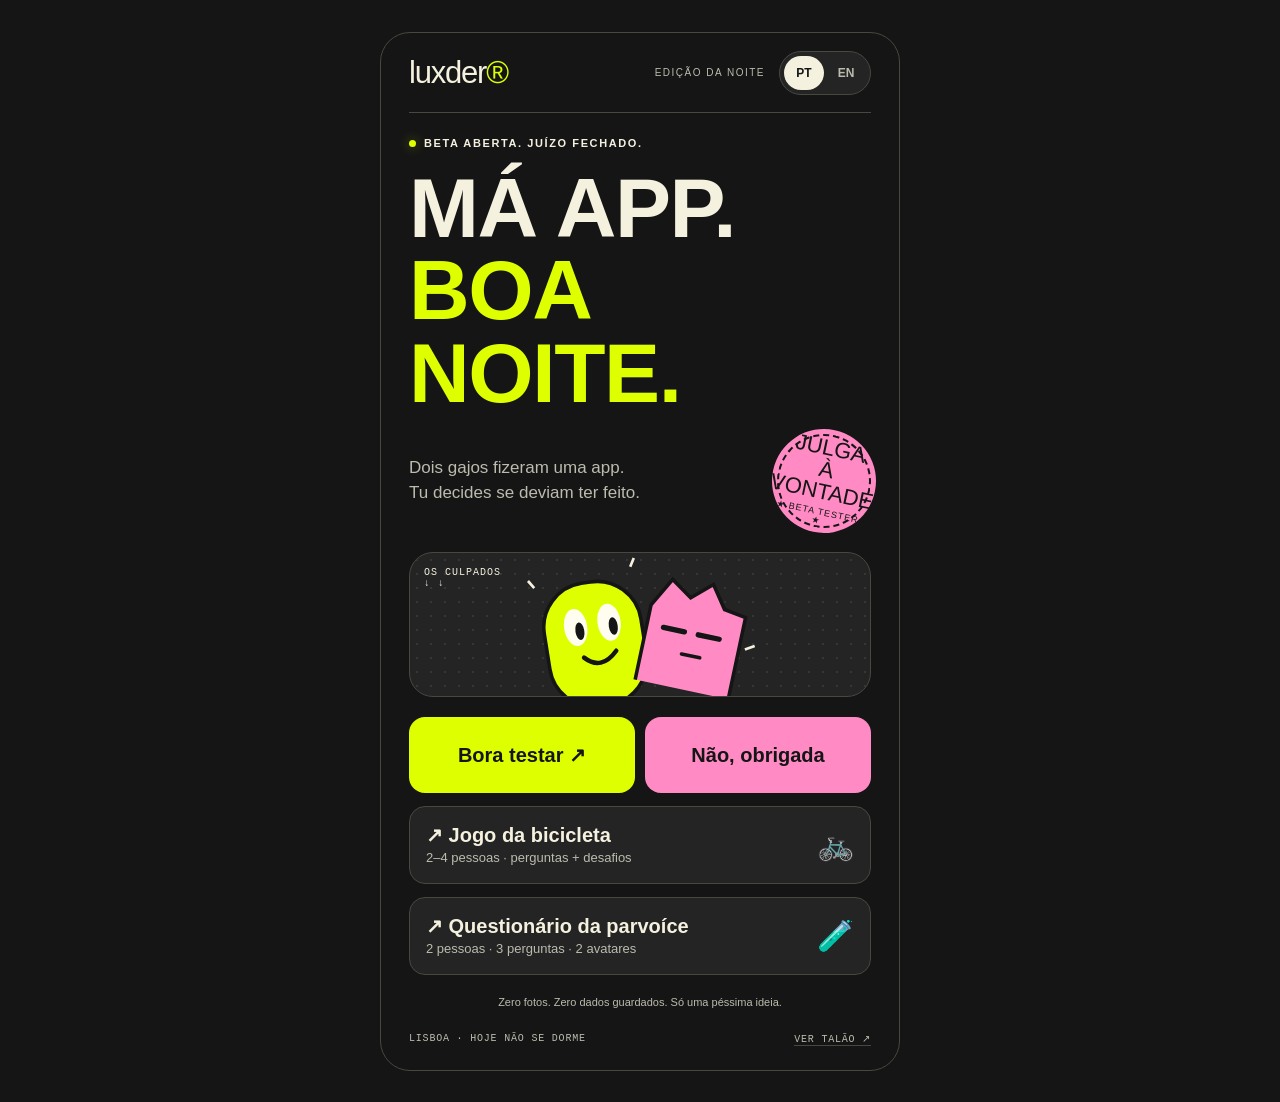
<file: source/index.html>
<!doctype html>
<html lang="pt">
<head>
<meta charset="utf-8">
<meta name="viewport" content="width=device-width, initial-scale=1, viewport-fit=cover">
<meta name="theme-color" content="#151515">
<meta name="apple-mobile-web-app-title" content="Luxder">
<meta name="description" content="Má app. Boa noite. Perguntas absurdas, desafios e compatibilidade na parvoíce. PT / EN.">
<link rel="icon" href="data:image/svg+xml,%3Csvg xmlns='http://www.w3.org/2000/svg' viewBox='0 0 80 80'%3E%3Crect width='80' height='80' rx='18' fill='%23ddff00'/%3E%3Ctext x='20' y='60' font-size='60' font-family='Arial' font-weight='900'%3El%3C/text%3E%3C/svg%3E">
<title>Luxder — Neon Playground</title>
<style>
:root{--bg:#151515;--panel:#242424;--ink:#f5f1df;--muted:#bcbbae;--line:#47483f;--acid:#ddff00;--pink:#ff8ac4;--blue:#a9baff;--shadow:#000;--radius:24px;--display:Impact,'Arial Narrow','Arial Black',sans-serif}
*{box-sizing:border-box}body{margin:0;background:var(--bg);color:var(--ink);font-family:Arial,Helvetica,sans-serif;-webkit-tap-highlight-color:transparent}button,a{touch-action:manipulation}button{font:inherit;cursor:pointer}button:focus-visible,a:focus-visible{outline:3px solid var(--pink);outline-offset:5px}button:disabled{opacity:.35;cursor:default}button:active:not(:disabled){transform:translateY(3px)}button{transition:transform .12s}a{color:inherit}.shell{max-width:520px;margin:auto;padding:max(0px,env(safe-area-inset-top)) 20px max(24px,env(safe-area-inset-bottom));min-height:100svh}.top{height:83px;display:flex;align-items:center;justify-content:space-between;border-bottom:1px solid var(--line);gap:12px}.wordmark{border:0;padding:0;background:none;color:var(--ink);font-family:var(--display);font-size:31px;letter-spacing:-1.2px;text-transform:lowercase}.wordmark em{font-style:normal;color:var(--acid)}.top-right{display:flex;align-items:center;gap:14px}.edition{font-size:10px;text-transform:uppercase;letter-spacing:1.5px;color:var(--muted)}.lang{display:flex;background:var(--panel);padding:4px;border:1px solid var(--line);border-radius:30px;gap:2px}.lang button{border:0;border-radius:30px;background:transparent;color:var(--muted);min-width:40px;min-height:34px;font-weight:800;font-size:12px}.lang .selected{background:var(--ink);color:var(--bg)}main{padding-top:24px;animation:enter .2s ease}h1,h2,p{margin:0}h1,h2{font-family:var(--display);text-transform:uppercase;font-weight:900;letter-spacing:-1.4px;line-height:.98}h1{font-size:clamp(56px,15.5vw,84px)}h2{font-size:clamp(38px,10vw,56px)}.eyebrow{display:flex;align-items:center;gap:8px;font-size:11px;font-weight:800;letter-spacing:1.6px;text-transform:uppercase;margin-bottom:18px}.dot{width:7px;height:7px;border-radius:50%;background:var(--acid);box-shadow:0 0 12px #ddff0066}.accent{color:var(--acid)}.intro{position:relative}.intro h1{max-width:380px}.hero-bottom{display:flex;align-items:center;justify-content:space-between;gap:10px;margin:20px 0 24px}.lead{font-size:17px;line-height:1.45;max-width:280px;color:var(--muted)}.sticker{width:94px;height:94px;flex-shrink:0;border-radius:50%;background:var(--pink);color:#161616;transform:rotate(12deg);display:flex;flex-direction:column;justify-content:center;align-items:center;font-family:var(--display);font-size:22px;line-height:1;text-align:center;border:2px dashed #161616;box-shadow:0 0 0 5px var(--pink)}.sticker small{font-family:Arial;font-size:9px;letter-spacing:1px;margin-top:5px}.mascots{height:145px;border:1px solid var(--line);background:var(--panel);border-radius:var(--radius);position:relative;overflow:hidden;margin:18px 0 20px;display:flex;justify-content:center;align-items:flex-end}.mascots:before{content:'';position:absolute;inset:0;background-image:radial-gradient(var(--line) 1px,transparent 1px);background-size:14px 14px;opacity:.5}.mascots svg{width:240px;height:142px;z-index:1}.orbit{position:absolute;left:14px;top:14px;font:10px monospace;letter-spacing:1px}.orbit.right{display:none;left:auto;right:14px;top:auto;bottom:14px;text-align:right}.actions{display:grid;grid-template-columns:1fr 1fr;gap:10px}.btn{border:1px solid transparent;border-radius:16px;min-height:76px;padding:17px 16px;background:var(--acid);color:#151515;font-size:20px;font-weight:900;text-align:center;display:flex;align-items:center;justify-content:center;gap:10px;width:100%;line-height:1.12}.btn.pink{background:var(--pink)}.btn.secondary{background:var(--panel);border-color:var(--line);color:var(--ink)}.btn.white{background:var(--ink)}.btn.small{min-height:54px;font-size:16px}.btn.icon{min-height:46px;width:auto;padding:10px 14px}.game-link{margin:13px 0 0;min-height:77px;justify-content:space-between;text-align:left}.game-link span{display:block}.game-link small{display:block;font-weight:400;font-size:13px;color:var(--muted);margin-top:5px}.arrow{font-size:30px}.privacy{font-size:11px;line-height:1.5;color:var(--muted);text-align:center;margin-top:19px}.footer{display:flex;justify-content:space-between;gap:12px;font:10px monospace;letter-spacing:.8px;text-transform:uppercase;padding-top:23px;color:var(--muted)}.footer a{text-decoration:none;border-bottom:1px solid var(--line)}.sub{font-size:18px;line-height:1.4;color:var(--muted);margin:15px 0 22px}.backrow{display:flex;justify-content:space-between;align-items:center;margin:0 0 24px;gap:10px}.exit{background:none;border:0;color:var(--muted);padding:8px 0;font-size:13px;min-height:44px;text-decoration:underline;text-underline-offset:4px}.pill{display:inline-flex;align-items:center;gap:6px;padding:7px 10px;border:1px solid var(--line);border-radius:30px;font:10px monospace;text-transform:uppercase;letter-spacing:.7px}.options{display:grid;gap:11px;margin:22px 0}.option{text-align:left;justify-content:flex-start;background:var(--panel);color:var(--ink);border:1px solid var(--line);min-height:84px;font-size:20px}.option .ico{font-size:31px;min-width:44px}.option .chev{margin-left:auto;color:var(--muted);font-size:23px}.result-card{padding:25px 20px;background:var(--panel);border:1px solid var(--line);border-radius:var(--radius);margin:23px 0}.result-card h2{font-size:40px}.result-icon{font-size:76px;line-height:1.2;margin-bottom:15px}.caption{font:11px monospace;text-transform:uppercase;letter-spacing:1px;color:var(--muted);margin-bottom:12px}.huge{font-family:var(--display);font-size:108px;color:var(--acid);letter-spacing:-5px;line-height:1}.copy{font-size:21px;line-height:1.35;margin-top:15px}.stack{display:grid;gap:12px;margin-top:20px}.spaced{margin-top:22px}.tagline{font:12px monospace;line-height:1.5;color:var(--muted);margin-top:17px}.selection{display:flex;gap:8px;flex-wrap:wrap;margin:12px 0 22px}.chip{background:var(--panel);color:var(--ink);border:1px solid var(--line);min-height:53px;min-width:60px;border-radius:13px;padding:12px 14px;font-weight:800;font-size:16px}.chip.active{background:var(--acid);border-color:var(--acid);color:#151515}.label{font-size:12px;text-transform:uppercase;letter-spacing:1px;font-weight:800;margin-top:23px}.person{display:flex;align-items:center;justify-content:space-between;gap:8px;padding:12px 0;border-bottom:1px solid var(--line)}.person .name{font-weight:900;font-size:16px;min-width:80px}.gender{display:flex;gap:4px}.gender .chip{min-width:40px;min-height:45px;padding:9px;font-size:12px}.scoreboard{display:flex;gap:7px;margin-bottom:20px;overflow-x:auto}.score{flex:1;min-width:65px;border:1px solid var(--line);border-radius:14px;padding:10px 7px;text-align:center;background:var(--panel)}.score strong{display:block;font-family:var(--display);font-size:30px;color:var(--acid);margin-top:4px}.score span{display:block;font-size:11px;line-height:1.3}.turn{padding:13px 15px;border-radius:13px;background:var(--blue);color:#151515;font-size:17px;font-weight:900;margin:15px 0}.answers{display:grid;gap:10px;margin:20px 0}.answer{padding:16px;border:1px solid var(--line);border-radius:16px;background:var(--panel)}.answer b{font-size:12px;color:var(--acid);display:block;margin-bottom:8px}.answer p{font-size:19px;line-height:1.3}.timer{text-align:center;font-family:var(--display);font-size:120px;color:var(--acid);line-height:1;margin:20px 0}.track{height:7px;border-radius:4px;background:var(--line);overflow:hidden;margin:10px 0 23px}.track i{display:block;height:100%;background:var(--acid);transition:width 1s linear}.bike{width:100%;height:175px;color:var(--acid);display:block;overflow:visible;margin:8px 0}.bike .wheel{transform-box:fill-box;transform-origin:center;animation:spin 3s linear infinite}.prize{position:relative;border:1px solid var(--line);border-radius:var(--radius);padding:23px 18px;background:var(--panel);margin:20px 0;overflow:hidden}.prize:after{content:'★';position:absolute;right:20px;top:14px;color:var(--pink);font-size:45px}.confetti{position:fixed;pointer-events:none;inset:0;overflow:hidden;z-index:9}.confetti i{position:absolute;width:9px;height:17px;animation:fall 1.5s ease-in forwards}.sr-only{position:absolute;width:1px;height:1px;clip:rect(0,0,0,0);overflow:hidden}.receipt .shell{background:#f4efdf;color:#27271f;border-inline:1px solid #58584f;--bg:#f4efdf;--ink:#27271f;--panel:#eae4d3;--muted:#636355;--line:#c2beac;--acid:#bd3823;--pink:#dad99c;--blue:#c5d2c7;--radius:3px;--display:'Courier New',monospace;box-shadow:0 20px 70px #0006}.receipt{background:#30342c}.receipt .top{border-bottom:2px dashed var(--line)}.receipt h1{font-size:clamp(47px,12vw,64px);letter-spacing:-3.5px}.receipt h2{letter-spacing:-2px;font-size:38px}.receipt .wordmark{font-weight:900;font-size:27px}.receipt .edition{font-family:monospace}.receipt .btn{border-radius:3px;font-family:monospace;text-transform:uppercase;font-size:18px}.receipt .btn:not(.secondary):not(.pink):not(.white){color:#fff}.receipt .chip.active{color:#fff}.receipt .sticker{border-radius:3px;background:transparent;box-shadow:none;color:var(--acid);border:3px solid var(--acid);font-weight:900;transform:rotate(-10deg);font-size:21px}.receipt .mascots{border-block:2px dashed var(--line);border-inline:0;background:none}.receipt .eyebrow,.receipt .label,.receipt .sub,.receipt .privacy{font-family:monospace}.receipt .lead{font-family:monospace;font-size:16px}.receipt .option,.receipt .answer,.receipt .score,.receipt .chip,.receipt .turn{border-radius:3px}.receipt .huge{font-weight:900;font-size:88px}.receipt .prize{border:2px dashed var(--line)}.receipt .footer{border-top:2px dashed var(--line);margin-top:24px}.receipt .dot{box-shadow:none}.receipt .lang .selected{background:#27271f;color:#fff}.receipt .result-icon{filter:grayscale(1)}.receipt .hero-bottom{margin-top:17px}.receipt .mascots svg{filter:grayscale(.85)}.receipt .bike{color:var(--acid)}@keyframes enter{from{opacity:.5;transform:translateY(5px)}to{opacity:1;transform:none}}@keyframes spin{to{transform:rotate(360deg)}}@keyframes fall{from{transform:translateY(-20px) rotate(0)}to{transform:translateY(110vh) rotate(550deg);opacity:0}}@media(min-width:760px){body{padding:32px 0}.shell{border:1px solid var(--line);border-radius:30px;padding-inline:28px;min-height:840px}.receipt .shell{border-radius:0}.top{height:80px}}@media(max-width:360px){.shell{padding-inline:14px}.edition{display:none}.gender .chip{padding:7px}.person .name{min-width:70px}}@media(prefers-reduced-motion:reduce){*,*:before,*:after{animation:none!important;transition:none!important}}
</style>
</head>
<body class="neon">
<div class="shell"><header class="top"><button class="wordmark" data-action="home" aria-label="Luxder">luxder<em>®</em></button><div class="top-right"><span class="edition" id="edition"></span><nav class="lang" aria-label="Language"><button data-action="lang" data-value="pt" id="pt">PT</button><button data-action="lang" data-value="en" id="en">EN</button></nav></div></header><main id="app"></main><footer class="footer"><span id="footer-note"></span><a id="other" href="talao.html"></a></footer></div><div class="confetti" aria-hidden="true" id="confetti"></div>
<script>
'use strict';
const theme='neon';
let prizeOwner='tester';
let lang='pt',screen='home',timer=null,remaining=8,running=false,clockEnd=0;
let tester={choice:0,bugs:0,duo:[],penalty:0}, setup={count:3,format:'solo',solo:0,pair:0,length:1,genders:['m','f','f','m']},game=null;
const $=s=>document.querySelector(s), t=(pt,en)=>lang==='pt'?pt:en, pick=a=>a[Math.floor(Math.random()*a.length)], esc=s=>String(s).replace(/[&<>"']/g,c=>({'&':'&amp;','<':'&lt;','>':'&gt;','"':'&quot;',"'":'&#39;'}[c]));
const animals=[['🦆','Pato perdido','Lost duck','Sabe onde é o bar. Perdeu-se a caminho.','Knows where the bar is. Got lost on the way.'],['🤖','Robot a 2%','Robot at 2%','Atualização disponível. Personalidade não incluída.','Update available. Personality sold separately.'],['🐈','Gato que julga o DJ','DJ-judging cat','Nunca ouviu esta música. Já preferia a anterior.','Never heard this track. Already prefers the last one.']];
const penalties=[
[['Dança como um pato durante 5 segundos. O outro faz de lago.','Dance like a duck for 5 seconds. Your friend is the pond.'],['Apresenta o teu amigo como um eletrodoméstico de luxo.','Introduce your friend as a luxury kitchen appliance.'],['Pede desculpa à pista por todos os teus passos de dança.','Apologise to the dance floor for every move you have made.']],
[['Narra 8 segundos desta noite como um documentário sobre pombos.','Narrate 8 seconds of tonight as a pigeon documentary.'],['Defende em tribunal o direito a dançar completamente fora do ritmo.','Defend the legal right to dance completely off beat.'],['Faz uma declaração de amor ao teu próprio cotovelo. Muito séria.','Declare your love for your own elbow. Completely seriously.']],
[['Os dois fazem um anúncio de perfume chamado «Último Metro».','Both of you perform an advert for a perfume called “Last Train”.'],['Os dois recebem o Óscar de pior app. Discurso de 8 segundos.','Both of you accept the Oscar for worst app. An 8-second speech.'],['Um é uma bicicleta. O outro é o GPS. Façam uma viagem sem sair do sítio.','One is a bicycle. The other is the GPS. Travel without moving.']]
];
const questions=[
{q:['O segurança pergunta a tua profissão. És…','The bouncer asks what you do. You are…'],a:[['🕵️','Inspetor de vibes','Vibe inspector'],['🧊','Psicólogo de cubos de gelo','Ice cube therapist'],['🪩','Estagiário de bola de espelhos','Disco ball intern']]},
{q:['Abres um clube para pombos. Como se chama?','You open a club for pigeons. What is it called?'],a:[['🍞','Pão Panorama','Bread Zeppelin'],['🐦','Bico Frágil','Beak Boutique'],['💿','Coo-Chella','Coo-Chella']]},
{q:['O DJ desapareceu. Salvas a noite com…','The DJ has vanished. You save the night with…'],a:[['📞','A música de espera das Finanças','Tax office hold music'],['🫖','Um solo de chaleira','A kettle solo'],['🚇','«Próxima estação: Intendente»','“Next station: Intendente”']]},
{q:['Qual é o teu superpoder inútil às 5h?','What is your useless 5 am superpower?'],a:[['🧦','Encontrar a outra meia','Finding the other sock'],['🔮','Prever a música que já acabou','Predicting the previous song'],['🗣️','Falar fluentemente com bengaleiros','Speaking fluent cloakroom']]},
{q:['A bicicleta do prémio vem com…','The prize bicycle comes with…'],a:[['🦆','Um pato como copiloto','A duck co-pilot'],['🎙️','GPS com voz de ex desiludido','Disappointed-ex voice navigation'],['🪩','Pedais que só funcionam com techno','Techno-powered pedals']]}
];
const challenges=[['Faz de DJ que acabou de perceber que a pen tem só receitas de bacalhau.','Be a DJ who just realised the USB only contains cod recipes.'],['És um robô a tentar convencer o segurança de que és humano.','You are a robot trying to convince the bouncer you are human.'],['Dança como uma impressora sem papel.','Dance like a printer that has run out of paper.'],['Faz de bola de espelhos com uma crise de identidade.','Be a disco ball having an identity crisis.'],['Apresenta a previsão do tempo para dentro de uma discoteca.','Present the weather forecast for the inside of a nightclub.'],['Faz uma entrada triunfal. Tens medo de confettis.','Make a grand entrance. You are terrified of confetti.']];
const pitches=[['Vende uma bicicleta sem rodas a um DJ.','Sell a bicycle with no wheels to a DJ.'],['Inventa o slogan de um perfume chamado «Fila do Bar».','Invent a slogan for a perfume called “Bar Queue”.'],['Dá um discurso de campanha para presidente do bengaleiro.','Give a campaign speech for president of the cloakroom.'],['Explica por que motivo o teu cotovelo devia ser cabeça de cartaz.','Explain why your elbow should headline tonight.']];
let quiz={turn:0,q:0,answers:[[],[]]};
const quizQuestions=[
 {q:['O teu animal interior às 5 da manhã?','Your inner animal at 5 am?'],a:[['🦆','Pato com uma missão','Duck on a mission'],['🤖','Robot em modo avião','Robot on airplane mode'],['🐈','Gato que sabe demais','Cat who knows too much']]},
 {q:['Só podes levar uma coisa para Marte.','You can take one thing to Mars.'],a:[['🥐','Pastel de nata tático','Tactical custard tart'],['🪩','Bola de espelhos portátil','Portable disco ball'],['🧦','Uma meia com ambição','One ambitious sock']]},
 {q:['A tua estratégia quando tudo falha?','Your strategy when everything fails?'],a:[['🕺','Dançar como se fosse o plano','Dance like that was the plan'],['🛸','Culpar Mercúrio retrógrado','Blame Mercury retrograde'],['🎤','Dar uma conferência de imprensa','Hold a press conference']]}
];
function quizAvatar(a,index){const color=['#ddff00','#ff8ac4'][index],head=[`<path d="M37 45q0-26 33-26t33 26v27H37" fill="${color}"/><path d="M86 51l29 10-28 11z" fill="#ff9a45"/><circle cx="77" cy="45" r="4" fill="#171717"/>`,`<rect x="33" y="24" width="72" height="62" rx="15" fill="${color}"/><path d="M68 24V12m-9 0h18" stroke="${color}" stroke-width="5"/><rect x="45" y="44" width="13" height="13" rx="3" fill="#171717"/><rect x="79" y="44" width="13" height="13" rx="3" fill="#171717"/><path d="M51 71h35" stroke="#171717" stroke-width="4"/>`,`<path d="M35 52l-3-34 25 15h24l25-15-3 34q12 39-34 39T35 52" fill="${color}"/><path d="M45 53h18m13 0h18M63 72h13" stroke="#171717" stroke-width="4" stroke-linecap="round"/>`][a[0]];return `<svg viewBox="0 0 140 160" width="140" height="160" style="max-width:100%;height:auto" role="img" aria-label="${t(quizQuestions[0].a[a[0]][1],quizQuestions[0].a[a[0]][2])}"><path d="M35 151V110q0-32 34-32t34 32v41" fill="${color}" stroke="#171717" stroke-width="3"/>${head}<text x="85" y="132" font-size="36">${quizQuestions[1].a[a[1]][0]}</text><text x="10" y="148" font-size="27">${quizQuestions[2].a[a[2]][0]}</text></svg>`}
function quizView(){if(screen==='quiz-handoff')return `${back()}${eyebrow('Questionário · laboratório da parvoíce','Questionnaire · nonsense laboratory')}${heading('Chamamos a próxima cobaia.','Our next volunteer, please.')}<div class="result-card"><div class="result-icon">🧪</div><h2>${name(quiz.turn)}</h2><p class="copy">${t('Três perguntas. Só toques. A outra pessoa não espreita: é para a «ciência».','Three questions. Just taps. The other person doesn’t peek: it’s for “science”.')}</p></div>${btn('Aceito a parvoíce ↗','I’m up for nonsense ↗','quiz-ready')}<div class="stack">${btn('Passo, obrigada','I’ll pass, thanks','leave','','pink')}</div><p class="privacy">${t('Método científico inventado. Participação completamente opcional.','Made-up scientific method. Taking part is completely optional.')}</p>`;
 if(screen==='quiz'){const q=quizQuestions[quiz.q];return `${back()}${eyebrow('Questionário · '+(quiz.q+1)+' de 3','Questionnaire · '+(quiz.q+1)+' of 3')}<div class="turn">${name(quiz.turn)}</div>${heading(...q.q)}<div class="options">${q.a.map((a,i)=>opt(...a,'quiz-answer',i)).join('')}</div><p class="tagline">${t('Não há resposta certa. Há respostas difíceis de explicar.','No right answers. Just answers that are hard to explain.')}</p>`}
 const matches=quiz.answers[0].filter((v,i)=>v===quiz.answers[1][i]).length,verdict=[['INCOMPATÍVEIS.<br>NA MESMA FREQUÊNCIA ERRADA.','INCOMPATIBLE.<br>DIFFERENT KINDS OF WEIRD.'],['COMPATÍVEIS COM<br>SUPERVISÃO DE UM PATO.','COMPATIBLE WITH<br>DUCK SUPERVISION.'],['COMPATÍVEIS.<br>PERIGOSAMENTE PARVOS.','COMPATIBLE.<br>DANGEROUSLY SILLY.'],['COMPATÍVEIS.<br>UM NEURÓNIO PARTILHADO.','COMPATIBLE.<br>ONE SHARED BRAIN CELL.']][matches];
 return `${back()}${eyebrow('Instituto de Parvoíce Aplicada · Lisboa','Institute of Applied Nonsense · Lisbon')}${heading(...verdict)}<div class="actions spaced">${quiz.answers.map((a,i)=>`<div class="result-card" style="margin:0;padding:14px 8px;text-align:center;overflow:hidden"><div class="caption">${name(i)}</div>${quizAvatar(a,i)}<p style="font-size:17px;font-weight:900">${t(quizQuestions[0].a[a[0]][1],quizQuestions[0].a[a[0]][2])}</p><p class="tagline">${t(quizQuestions[1].a[a[1]][1],quizQuestions[1].a[a[1]][2])}<br>+ ${t(quizQuestions[2].a[a[2]][1],quizQuestions[2].a[a[2]][2])}</p></div>`).join('')}</div><div class="result-card"><div class="caption">${t('Índice de sintonia parva','Nonsense alignment index')}</div><div class="huge">${Math.round(matches/3*100)}%</div><p class="copy">${matches} / 3 ${t('respostas iguais.','matching answers.')} ${matches===0?t('A ciência falhou. Tentem conversar.','Science failed. Try talking.'):t('Recomendação: nunca fundar uma empresa juntos.','Recommendation: never start a company together.')}</p><p class="tagline">${t('Método «científico»: contar respostas iguais e desenhar animais. Estudo inventado, amostra de 2, zero validade científica. Isto não avalia compatibilidade real.','“Scientific” method: count matching answers and draw animals. Made-up study, sample of 2, zero scientific validity. This does not assess real compatibility.')}</p></div><div class="stack">${btn('Receber a bicicleta 🚲','Get the bicycle 🚲','quiz-prize')}${btn('Jogo · 2–4 pessoas','Game · 2–4 players','setup','','secondary')}${btn('Chega de ciência ✌','Enough science ✌','leave','','secondary')}</div>`}
const pairings=[[[0,1],[2,3]],[[0,2],[1,3]],[[0,3],[1,2]]];
const bike=`<svg class="bike" viewBox="0 0 360 170" fill="none" stroke="currentColor" stroke-width="5" stroke-linecap="round" stroke-linejoin="round" aria-hidden="true"><g class="wheel"><circle cx="80" cy="112" r="43"/><path d="M80 69v86M37 112h86M50 82l60 60M50 142l60-60" stroke-width="1.5"/></g><g class="wheel"><circle cx="277" cy="112" r="43"/><path d="M277 69v86M234 112h86M247 82l60 60M247 142l60-60" stroke-width="1.5"/></g><path d="M80 112l51-72 44 72H80l137-65 60 65M175 112l-18-72M139 39h35M277 112l-34-90h-26M232 22h26"/><circle cx="175" cy="112" r="10"/><path d="M175 112l18 14h10"/><path d="M259 31q18-12 26 1" stroke-width="3"/></svg>`;
const mascots=`<svg viewBox="0 0 270 155" aria-hidden="true"><g transform="rotate(-9 85 100)"><rect x="30" y="29" width="110" height="140" rx="50" fill="#ddff00" stroke="#151515" stroke-width="4"/><ellipse cx="66" cy="77" rx="13" ry="21" fill="#fffdf0"/><ellipse cx="104" cy="77" rx="13" ry="21" fill="#fffdf0"/><ellipse cx="70" cy="82" rx="5" ry="10" fill="#151515"/><ellipse cx="108" cy="82" rx="5" ry="10" fill="#151515"/><path d="M70 112q17 18 37-2" fill="none" stroke="#151515" stroke-width="5" stroke-linecap="round"/></g><g transform="rotate(12 192 100)"><path d="M139 151V65l18-33 24 16 22-20 18 25 25 4v94" fill="#ff8ac4" stroke="#151515" stroke-width="4"/><path d="M158 87h24m16 0h24" stroke="#151515" stroke-width="6" stroke-linecap="round"/><path d="M184 112h21" stroke="#151515" stroke-width="4" stroke-linecap="round"/></g><path d="M16 36l-7-8m244 77 11-4M124 12l4-10" stroke="#f5f1df" stroke-width="3"/></svg>`;
function buzz(){try{navigator.vibrate?.(18)}catch{}}
function celebrate(){if(matchMedia('(prefers-reduced-motion:reduce)').matches)return;$('#confetti').innerHTML=Array.from({length:28},(_,i)=>`<i style="left:${Math.random()*100}%;background:${['#ddff00','#ff8ac4','#a9baff'][i%3]};animation-delay:${Math.random()*.3}s"></i>`).join('');setTimeout(()=>$('#confetti').replaceChildren(),2000)}
function clearClock(){clearInterval(timer);timer=null;running=false}
function go(next){clearClock();screen=next;render();window.scrollTo(0,0);$('#app h1, #app h2')?.focus({preventScroll:true})}
function btn(pt,en,action,value='',style=''){return `<button class="btn ${style}" data-action="${action}" data-value="${value}">${t(pt,en)}</button>`}
function opt(icon,pt,en,action,value){return `<button class="btn option" data-action="${action}" data-value="${value}"><span class="ico" aria-hidden="true">${icon}</span><span>${t(pt,en)}</span><span class="chev" aria-hidden="true">↗</span></button>`}
function back(label=t('Sair · sem drama','Leave · no drama')){return `<div class="backrow"><button class="exit" data-action="leave">← ${label}</button><span class="pill">${t('zero dados','zero data')}</span></div>`}
function eyebrow(pt,en){return `<div class="eyebrow"><span class="dot"></span>${t(pt,en)}</div>`}
function heading(pt,en){return `<h2 tabindex="-1">${t(pt,en)}</h2>`}
function name(i){return t('Pessoa ','Player ')+(i+1)}
function teamName(unit){return unit.members.map(i=>name(i)).join(' + ')}
function scorebar(){return `<div class="scoreboard" aria-label="${t('Placar','Scoreboard')}">${game.units.map(u=>`<div class="score"><span>${teamName(u)}</span><strong>${u.score}</strong></div>`).join('')}</div>`}
function privacy(){return `<p class="privacy">${t('Zero fotos. Zero dados guardados. Só uma péssima ideia.','No photos. No saved data. Just one terrible idea.')}</p>`}
function render(){
 document.documentElement.lang=lang;$('#pt').classList.toggle('selected',lang==='pt');$('#en').classList.toggle('selected',lang==='en');$('#pt').setAttribute('aria-pressed',lang==='pt');$('#en').setAttribute('aria-pressed',lang==='en');
 $('#edition').textContent=theme==='neon'?t('edição da noite','night edition'):t('talão nº 0001','receipt no. 0001');$('#footer-note').textContent=t('Lisboa · hoje não se dorme','Lisbon · sleep is cancelled');$('#other').textContent=theme==='neon'?t('Ver talão ↗','View receipt ↗'):t('Ver néon ↗','View neon ↗');
 let html='';
 if(screen==='home')html=`${eyebrow('Beta aberta. Juízo fechado.','Open beta. Closed judgement.')}<div class="intro"><h1 tabindex="-1">${t('MÁ APP.<br><span class="accent">BOA NOITE.</span>','BAD APP.<br><span class="accent">GOOD NIGHT.</span>')}</h1><div class="hero-bottom"><p class="lead">${t('Dois gajos fizeram uma app.<br>Tu decides se deviam ter feito.','Two guys made an app.<br>You decide if they should have.')}</p><div class="sticker">${t('JULGA<br>À VONTADE','JUDGE<br>FREELY')}<small>★ BETA TESTER ★</small></div></div></div><div class="mascots"><span class="orbit">${t('OS CULPADOS','THE CULPRITS')}<br>↓ ↓</span>${mascots}<span class="orbit right">0% ${t('CIÊNCIA','SCIENCE')}<br>100% ${t('DESCARAMENTO','AUDACITY')}</span></div><div class="actions">${btn('Bora testar ↗','Let’s test ↗','test')}${btn('Não, obrigada','No, thanks','no','','pink')}</div><button class="btn secondary game-link" data-action="setup"><span>↗ ${t('Jogo da bicicleta','The bicycle game')}<small>${t('2–4 pessoas · perguntas + desafios','2–4 players · questions + challenges')}</small></span><span class="arrow">🚲</span></button>${privacy()}`;
 if(screen==='no'||screen==='leave')html=`${eyebrow('Resposta certa','Correct answer')}${heading('Saíste por cima.','You came out on top.')}<div class="result-card"><div class="result-icon">✌️</div><div class="huge">+10</div><p class="copy">${t('de inteligência emocional.<br>Os devs aceitam a derrota. Boa noite!','emotional intelligence points.<br>The devs accept defeat. Have a great night!')}</p></div><div class="stack">${btn('Voltar ao início','Back to start','home','','secondary')}</div>${privacy()}`;
 if(screen==='test')html=`${back()}${eyebrow('Teste 01 / uma decisão difícil','Test 01 / a tough decision')}${heading('O que somos às 5 da manhã?','What are we at 5 am?')}<p class="sub">${t('Eles disseram «lendas». Corrige o diagnóstico.','They said “legends”. Correct the diagnosis.')}</p><div class="options">${animals.map((a,i)=>opt(a[0],a[1],a[2],'animal',i)).join('')}</div><p class="tagline">${t('A tua versão passa a ser a versão oficial.','Your version becomes the official version.')}</p>`;
 if(screen==='verdict'){const a=animals[tester.choice];html=`${back()}${eyebrow('Diagnóstico não solicitado','Unsolicited diagnosis')}${heading('Lendas? Eram lendas.','Legends? Allegedly.')}<div class="result-card"><div class="caption">${t('Segundo eles: lendas. Segundo tu:','Their version: legends. Your version:')}</div><div class="result-icon">${a[0]}</div><h2>${t(a[1],a[2])}</h2><p class="copy">${t(a[3],a[4])}</p></div><p class="sub">${t('Avalia o nosso trabalho duvidoso.','Rate our questionable work.')}</p><div class="actions">${btn('Tem piada','It’s funny','approved')}${btn('Chumbado','Rejected','penalty','','pink')}</div>`}
 if(screen==='approved')html=`${back()}${eyebrow('Aprovado por uma pessoa real','Approved by an actual human')}${heading('Um pequeno passo para a app.','One small step for the app.')}<div class="result-card"><div class="result-icon">🏅</div><p class="copy">${t('Um salto gigante para o ego de dois gajos.','One giant leap for two guys’ egos.')}</p></div><div class="stack">${btn('Teste a dois ↗','Test for two ↗','duo')}${btn('Jogo · 2–4 pessoas','Game · 2–4 players','setup','','secondary')}${btn('Já chega. Boa noite!','That’s enough. Good night!','leave','','secondary small')}</div>`;
 if(screen==='penalty'){let level=Math.min(2,tester.bugs-1),p=penalties[level][tester.penalty];html=`${back()}${eyebrow('Erro 404 · talento não encontrado','Error 404 · talent not found')}${heading(tester.bugs>3?'Ainda estamos nisto?':'A culpa é nossa.',tester.bugs>3?'Still doing this?':'Our fault. Entirely.')}<div class="result-card"><div class="caption">${t('Chumbo','Rejection')} ${tester.bugs} · ${t(['leve','médio','épico'][level],['easy','medium','epic'][level])}</div><div class="result-icon">${['🦆','🎭','💥'][level]}</div><p class="copy">${t(p[0],p[1])}</p><p class="tagline">${level===2?t('Os dois devs. Sim, os dois.','Both devs. Yes, both.'):t('Só um dos devs. Tu escolhes qual.','One of the devs. You choose who.')}</p></div><div class="actions">${btn('Cumprido ✓','Done ✓','approved')}${btn('Pior ainda','Even worse','penalty','','pink')}</div><div class="stack">${btn('Ganhei. Acabou.','I win. We’re done.','report','','secondary')}</div>`}
 if(screen==='report')html=`${back()}${eyebrow('Relatório final','Final report')}${heading('A app melhorou 0%.','The app improved 0%.')}<div class="result-card"><div class="huge">10/10</div><p class="copy">${t('Tester impecável. Programadores questionáveis.','Excellent tester. Questionable developers.')}</p><p class="tagline">${tester.bugs} ${t('chumbos · zero dados guardados','rejections · no data saved')}</p></div>${btn('Receber o prémio 🚲','Claim the prize 🚲','tester-prize')}`;
 if(screen==='duo'){const who=tester.duo.length;html=`${back()}${eyebrow('A dois · zero ciência','For two · zero science')}${heading(who===0?'Tu escolhes um superpoder.':'Agora escolhe o outro.',who===0?'Pick your superpower.':'Now the other player picks.')}<p class="sub">${t('Só compatibilidade de disparates. Nenhum dedo é analisado.','Only nonsense compatibility. No fingers are analysed.')}</p><div class="options">${questions[3].a.map((a,i)=>opt(...a,'duo-pick',i)).join('')}</div>`}
 if(screen==='duo-result'){const same=tester.duo[0]===tester.duo[1];html=`${back()}${eyebrow('Algoritmo assumidamente inventado','An openly made-up algorithm')}${heading(same?'O mesmo disparate.':'Caos complementar.',same?'The same nonsense.':'Complementary chaos.')}<div class="result-card"><div class="huge">${same?'100':'101'}%</div><p class="copy">${same?t('Duas pessoas. Um neurónio de serviço. Façam turnos.','Two people. One brain cell on duty. Take turns.'):t('Um encontra as meias. O outro perde o juízo. Equipa completa.','One finds the socks. One loses the plot. A complete team.')}</p><p class="tagline">${t('Compatibilidade fictícia. A conversa é por vossa conta.','Fictional compatibility. The conversation is up to you.')}</p></div><div class="stack">${btn('Jogar pela bicicleta 🚲','Play for the bicycle 🚲','setup')}${btn('Ficamos por aqui ✌','Let’s leave it here ✌','leave','','secondary')}</div>`}
 if(screen==='home')html=html.replace(privacy(),`<button class="btn secondary game-link" data-action="quiz-start"><span>↗ ${t('Questionário da parvoíce','Nonsense questionnaire')}<small>${t('2 pessoas · 3 perguntas · 2 avatares','2 people · 3 questions · 2 avatars')}</small></span><span class="arrow">🧪</span></button>${privacy()}`);
 if(['quiz-handoff','quiz','quiz-result'].includes(screen))html=quizView();
 if(screen==='setup')html=setupView();
 if(screen==='handoff')html=`${back()}${scorebar()}${eyebrow('Ronda '+(game.round+1)+' / '+game.rounds,'Round '+(game.round+1)+' / '+game.rounds)}${heading('Passa o telemóvel.','Pass the phone.')}<div class="result-card"><div class="result-icon">${game.units[game.turn].members.length>1?'🤝':'✋'}</div><h2>${teamName(game.units[game.turn])}</h2><p class="copy">${t('Os outros olham para a bola de espelhos. A resposta é secreta.','Everyone else looks at the disco ball. Keep the answer secret.')}</p></div>${btn('Estamos prontos ↗','We’re ready ↗','question')}`;
 if(screen==='question'){const q=questions[game.question];html=`${back()}${scorebar()}<div class="turn">${teamName(game.units[game.turn])}</div>${heading(q.q[0],q.q[1])}<p class="sub">${t('Escolhe a tua defesa. Convencer o grupo é contigo.','Choose your defence. Convincing the group is up to you.')}</p><div class="options">${q.a.map((a,i)=>opt(...a,'answer',i)).join('')}</div>`}
 if(screen==='reveal'){const q=questions[game.question];html=`${back()}${scorebar()}${eyebrow('Ronda 1 · tribunal do absurdo','Round 1 · the nonsense court')}${heading('Defendam o disparate.','Defend the nonsense.')}<p class="sub">${t('Uma frase por pessoa ou equipa. Ganha a melhor defesa, não há resposta certa.','One sentence per player or team. Best defence wins. There is no right answer.')}</p><div class="answers">${game.units.map((u,i)=>{const a=q.a[game.answers[i]];return `<div class="answer"><b>${teamName(u)}</b><p>${a[0]} ${t(a[1],a[2])}</p></div>`}).join('')}</div>${btn('Votar ↗','Vote ↗','vote-start')}`}
 if(screen==='challenge')html=challengeView();
 if(screen==='vote')html=voteView();
 if(screen==='round-result'){const winners=game.lastWinners;html=`${back()}${scorebar()}${eyebrow('Pontos atribuídos','Points awarded')}${heading(winners.length>1?'Empate glorioso.':'O grupo decidiu.',winners.length>1?'Glorious tie.':'The group has spoken.')}<div class="result-card"><div class="huge">+1</div><p class="copy">${winners.map(i=>teamName(game.units[i])).join('<br>')}</p><p class="tagline">${t('Um ponto para cada vencedor desta ronda.','One point for each winner of this round.')}</p></div>${btn(game.round+1===game.rounds?'Ver o grande prémio 🚲':'Próxima ronda ↗',game.round+1===game.rounds?'See the grand prize 🚲':'Next round ↗','next-round')}`}
 if(screen==='prize')html=prizeView();
 $('#app').innerHTML=html;
}
function setupView(){const formats=setup.count===2?[['solo','1 contra 1','1 versus 1']]:setup.count===3?[['solo','Cada um por si','Free for all'],['teams','1 contra 2','1 versus 2']]:[['solo','Cada um por si','Free for all'],['teams','Pares · 2v2','Pairs · 2v2']];return `${back()}${eyebrow('O jogo da bicicleta','The bicycle game')}${heading('Pouco juízo.<br>Muita competição.','Less sense.<br>More competition.')}<p class="sub">${t('Perguntas absurdas. Desafios pequenos. Prémio de duas rodas.','Absurd questions. Tiny challenges. A two-wheeled prize.')}</p><div class="label">${t('01 / Quantas pessoas?','01 / How many people?')}</div><div class="selection">${[2,3,4].map(n=>`<button class="chip ${setup.count===n?'active':''}" data-action="count" data-value="${n}" aria-pressed="${setup.count===n}">${n}</button>`).join('')}</div>${Array.from({length:setup.count},(_,i)=>`<div class="person"><span class="name">${['●','◆','▲','★'][i]} ${name(i)}</span><div class="gender">${[['m','Homem','Man'],['f','Mulher','Woman'],['x','Pessoa','Person']].map(([g,pt,en])=>`<button class="chip ${setup.genders[i]===g?'active':''}" data-action="gender" data-value="${i}:${g}" aria-label="${name(i)}: ${t(pt,en)}" aria-pressed="${setup.genders[i]===g}">${t(pt,en)}</button>`).join('')}</div></div>`).join('')}<p class="tagline">${t('Qualquer combinação. O género não muda as regras.','Any combination. Gender does not change the rules.')}</p><div class="label">${t('02 / Como jogamos?','02 / How do we play?')}</div><div class="selection">${formats.map(([v,pt,en])=>`<button class="chip ${setup.format===v?'active':''}" data-action="format" data-value="${v}" aria-pressed="${setup.format===v}">${t(pt,en)}</button>`).join('')}</div>${setup.format==='teams'?(setup.count===3?`<div class="caption">${t('Quem joga a solo?','Who plays solo?')}</div><div class="selection">${[0,1,2].map(i=>`<button class="chip ${setup.solo===i?'active':''}" data-action="solo" data-value="${i}">${name(i)}</button>`).join('')}</div>`:`<div class="caption">${t('Escolhe os pares · números das pessoas','Choose pairs · player numbers')}</div><div class="selection">${pairings.map((p,i)=>`<button class="chip ${setup.pair===i?'active':''}" data-action="pair" data-value="${i}">${p.map(m=>m.map(n=>n+1).join('+')).join(' vs ')}</button>`).join('')}</div>`):''}<div class="label">${t('03 / Quanto tempo?','03 / How long?')}</div><div class="selection"><button class="chip ${setup.length===1?'active':''}" data-action="length" data-value="1">${t('Express · 1 ronda','Express · 1 round')}</button><button class="chip ${setup.length===3?'active':''}" data-action="length" data-value="3">${t('Completo · 3 rondas','Full · 3 rounds')}</button></div><p class="tagline">${setup.length===1?t('~30–60 s · pergunta + votação.','~30–60 sec · question + vote.'):t('~2–3 min · pergunta, desafio e pitch impossível.','~2–3 min · question, challenge and impossible pitch.')} ${t('Cada pessoa vota uma vez por ronda, em segredo. Pode votar em si. Em equipas, conta a média dos votos de cada equipa.','Each player votes once per round, in secret. Self-votes allowed. In team mode, each team’s votes are averaged.')}</p><div class="stack">${btn('Valendo uma bicicleta ↗','Play for a bicycle ↗','start-game')}</div><p class="privacy">${t('Bicicleta virtual. Ambição real. Sem compras nem registos.','Virtual bicycle. Real ambition. No purchases or sign-ups.')}</p>`}
function startGame(){let members=Array.from({length:setup.count},(_,i)=>[i]);if(setup.format==='teams')members=setup.count===3?[[setup.solo],Array.from({length:3},(_,i)=>i).filter(i=>i!==setup.solo)]:pairings[setup.pair].map(x=>[...x]);game={units:members.map(m=>({members:m,score:0})),round:0,rounds:setup.length,turn:0,answers:[],question:Math.floor(Math.random()*questions.length),challenge:Math.floor(Math.random()*challenges.length),pitch:Math.floor(Math.random()*pitches.length),votes:[],voter:0,voteReady:false,delegated:[],lastWinners:[]};go('handoff')}
function challengeView(){const unit=game.units[game.turn],p=game.round===1?challenges[(game.challenge+game.turn)%challenges.length]:pitches[game.pitch];return `${back()}${scorebar()}${eyebrow(game.round===1?'Ronda 2 · desafio relâmpago':'Ronda 3 · pitch impossível',game.round===1?'Round 2 · tiny challenge':'Round 3 · impossible pitch')}<div class="turn">${teamName(unit)}</div>${heading(p[0],p[1])}<p class="sub">${unit.members.length>1?t('Uma atuação por equipa. Escolham quem faz ou façam juntos.','One performance per team. Pick a performer or do it together.'):t('Oito segundos de fama. Zero talento necessário.','Eight seconds of fame. Zero talent required.')}</p><div class="timer" id="timer" role="timer" aria-label="${t('Segundos restantes','Seconds remaining')}">${remaining}</div><div class="track"><i id="progress" style="width:${remaining/8*100}%"></i></div><div class="stack">${running?btn('Terminar agora ✓','Finish now ✓','challenge-done'):remaining===0?btn('Feito · próximo ↗','Done · next ↗','challenge-done'):btn('Começar 8 segundos','Start 8 seconds','timer')}${btn('Os devs fazem por nós','The devs do it for us','delegate','','secondary small')}${btn('Passar · sem problema','Pass · no problem','challenge-done','','secondary small')}</div><p class="privacy">${t('Participar é opcional. Delegar ou passar não tira pontos.','Taking part is optional. Delegating or passing costs no points.')}</p>${game.delegated[game.turn]?`<p class="turn">${t('Devs ao palco! A equipa continua em jogo.','Devs, take the stage! The team stays in the game.')}</p>`:''}`}
function voteView(){const who=game.voter;if(!game.voteReady)return `${back()}${scorebar()}${eyebrow('Voto secreto · '+(who+1)+' / '+setup.count,'Secret vote · '+(who+1)+' / '+setup.count)}${heading('Quem te fez rir mais?','Who made you laugh most?')}<div class="result-card"><div class="result-icon">🗳️</div><h2>${name(who)}</h2><p class="copy">${t('Só tu vês o próximo ecrã. Passa o telefone depois de votar.','Only you see the next screen. Pass the phone after voting.')}</p></div>${btn('Votar em segredo','Vote in secret','vote-ready')}`;return `${back()}${eyebrow('A votar: '+name(who),'Voting: '+name(who))}${heading('O meu voto vai para…','My vote goes to…')}<p class="sub">${t('Vale votar em ti. A falta de vergonha é democrática.','Self-votes count. Shamelessness is democratic.')}</p><div class="options">${game.units.map((u,i)=>opt('★',teamName(u),teamName(u),'cast-vote',i)).join('')}</div>`}
function finishVote(){const totals=game.units.map(()=>0);game.votes.forEach((v,i)=>{const team=game.units.find(u=>u.members.includes(i));totals[v]+=1/team.members.length});const max=Math.max(...totals);game.lastWinners=totals.map((n,i)=>Math.abs(n-max)<1e-8?i:-1).filter(i=>i>=0);game.lastWinners.forEach(i=>game.units[i].score++);go('round-result');celebrate()}
function prizeView(){const isGame=!!game;let winners=isGame?game.units.filter(u=>u.score===Math.max(...game.units.map(x=>x.score))):[];let title=isGame?winners.map(teamName).join(' & '):prizeOwner==='quiz'?t('As duas cobaias','Both volunteers'):t('A tester','The tester');return `${back()}${isGame?scorebar():''}${eyebrow('Grande prémio · pequeno orçamento','Grand prize · tiny budget')}${heading('Ganharam uma<br>bicicleta.','You won<br>a bicycle.')}<div class="prize"><div class="caption">${t('Certificado oficialíssimo','Extremely official certificate')}</div>${bike}<h2>${esc(title)}</h2><p class="copy">${t('Duas rodas. Zero travões para o ego.','Two wheels. No brakes for the ego.')}</p><p class="tagline">${isGame&&winners.length>1?t('Empate: partilhem a bicicleta. Um pedala, o outro dá palpites.','Tie: share the bike. One pedals, the other gives advice.'):t('O pódio é vosso. A ciclovia também.','The podium is yours. So is the cycle lane.')}</p></div><p class="sub">${t('🚲 É esta. A bicicleta é virtual.<br>O momento de glória é todo vosso.','🚲 This is it. The bicycle is virtual.<br>The moment of glory is all yours.')}</p><div class="stack">${isGame?btn('Revanche ↗','Rematch ↗','start-game'):btn('Jogo · 2–4 pessoas','Game · 2–4 players','setup')}${btn('Voltar para a noite ✌','Back to the night ✌','leave','','secondary')}</div>${privacy()}`}
function startTimer(){if(running)return;running=true;clockEnd=Date.now()+remaining*1000;render();timer=setInterval(()=>{remaining=Math.max(0,Math.ceil((clockEnd-Date.now())/1000));const el=$('#timer'),p=$('#progress');if(el)el.textContent=remaining;if(p)p.style.width=(remaining/8*100)+'%';if(remaining===0){clearClock();buzz();render()}},100)}
document.addEventListener('click',e=>{const b=e.target.closest('[data-action]');if(!b||b.disabled)return;const action=b.dataset.action,v=b.dataset.value; buzz();switch(action){
case 'lang':lang=v;render();break;
case 'home':quiz={turn:0,q:0,answers:[[],[]]};tester={choice:0,bugs:0,duo:[],penalty:0};game=null;go('home');break;
case 'leave':quiz={turn:0,q:0,answers:[[],[]]};game=null;tester={choice:0,bugs:0,duo:[],penalty:0};go('leave');break;
case 'no':go('no');break;
case 'test':tester={choice:0,bugs:0,duo:[],penalty:0};go('test');break;
case 'animal':tester.choice=Number(v);go('verdict');break;
case 'approved':go('approved');celebrate();break;
case 'penalty':tester.bugs++;tester.penalty=(tester.penalty+1+Math.floor(Math.random()*2))%3;go('penalty');break;
case 'report':go('report');break;
case 'tester-prize':prizeOwner='tester';game=null;go('prize');celebrate();break;
case 'duo':case 'quiz-start':quiz={turn:0,q:0,answers:[[],[]]};go('quiz-handoff');break;
case 'quiz-ready':go('quiz');break;
case 'quiz-answer':quiz.answers[quiz.turn].push(Number(v));quiz.q++;if(quiz.q===3){quiz.q=0;quiz.turn++;go(quiz.turn===2?'quiz-result':'quiz-handoff');if(quiz.turn===2)celebrate()}else go('quiz');break;
case 'quiz-prize':prizeOwner='quiz';game=null;go('prize');celebrate();break;
case 'duo-pick':tester.duo.push(Number(v));go(tester.duo.length===2?'duo-result':'duo');break;
case 'setup':go('setup');break;
case 'count':setup.count=Number(v);setup.format='solo';setup.solo=0;render();break;
case 'gender':{const [i,g]=v.split(':');setup.genders[+i]=g;render();break}
case 'format':setup.format=v;render();break;
case 'solo':setup.solo=Number(v);render();break;
case 'pair':setup.pair=Number(v);render();break;
case 'length':setup.length=Number(v);render();break;
case 'start-game':startGame();break;
case 'question':go('question');break;
case 'answer':game.answers.push(Number(v));game.turn++;go(game.turn<game.units.length?'handoff':'reveal');break;
case 'vote-start':game.voter=0;game.votes=[];game.voteReady=false;go('vote');break;
case 'vote-ready':game.voteReady=true;render();break;
case 'cast-vote':game.votes.push(Number(v));game.voter++;game.voteReady=false;if(game.voter===setup.count)finishVote();else go('vote');break;
case 'next-round':game.round++;game.turn=0;game.delegated=[];remaining=8;if(game.round>=game.rounds){go('prize');celebrate()}else go('challenge');break;
case 'timer':startTimer();break;
case 'delegate':game.delegated[game.turn]=true;render();break;
case 'challenge-done':clearClock();game.turn++;remaining=8;if(game.turn<game.units.length)go('challenge');else{game.voter=0;game.votes=[];game.voteReady=false;go('vote')}break;
}});
render();
</script>
</body>
</html>
</file>
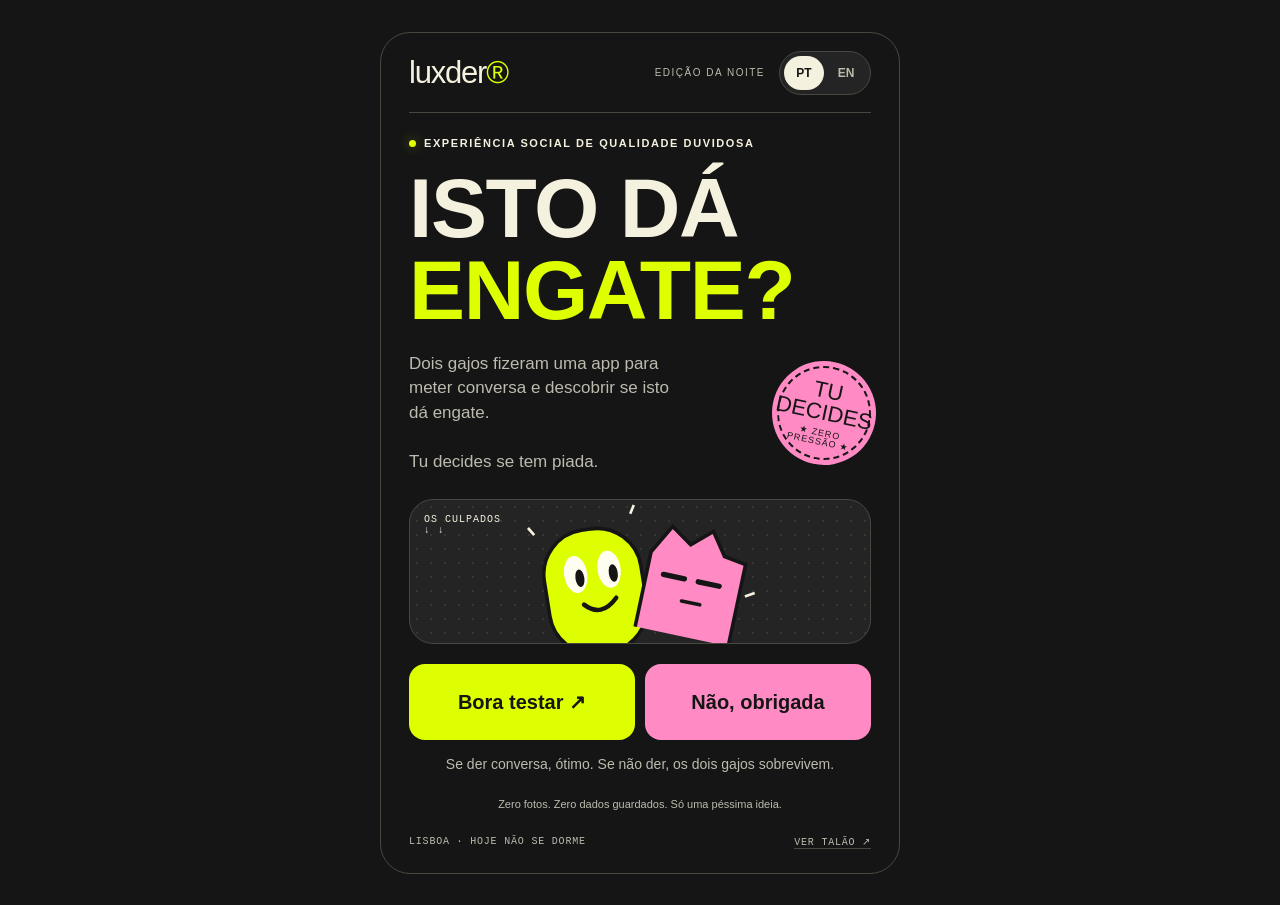
<file: source/index-v2.html>
<!doctype html>
<html lang="pt">
<head>
<meta charset="utf-8">
<meta name="viewport" content="width=device-width, initial-scale=1, viewport-fit=cover">
<meta name="theme-color" content="#151515">
<meta name="apple-mobile-web-app-title" content="Luxder">
<meta name="description" content="Má app. Boa noite. Perguntas absurdas, desafios e compatibilidade na parvoíce. PT / EN.">
<link rel="icon" href="data:image/svg+xml,%3Csvg xmlns='http://www.w3.org/2000/svg' viewBox='0 0 80 80'%3E%3Crect width='80' height='80' rx='18' fill='%23ddff00'/%3E%3Ctext x='20' y='60' font-size='60' font-family='Arial' font-weight='900'%3El%3C/text%3E%3C/svg%3E">
<title>Luxder v2 — Quatro maneiras de meter conversa</title>
<style>
:root{--bg:#151515;--panel:#242424;--ink:#f5f1df;--muted:#bcbbae;--line:#47483f;--acid:#ddff00;--pink:#ff8ac4;--blue:#a9baff;--shadow:#000;--radius:24px;--display:Impact,'Arial Narrow','Arial Black',sans-serif}
*{box-sizing:border-box}body{margin:0;background:var(--bg);color:var(--ink);font-family:Arial,Helvetica,sans-serif;-webkit-tap-highlight-color:transparent}button,a{touch-action:manipulation}button{font:inherit;cursor:pointer}button:focus-visible,a:focus-visible{outline:3px solid var(--pink);outline-offset:5px}button:disabled{opacity:.35;cursor:default}button:active:not(:disabled){transform:translateY(3px)}button{transition:transform .12s}a{color:inherit}.shell{max-width:520px;margin:auto;padding:max(0px,env(safe-area-inset-top)) 20px max(24px,env(safe-area-inset-bottom));min-height:100svh}.top{height:83px;display:flex;align-items:center;justify-content:space-between;border-bottom:1px solid var(--line);gap:12px}.wordmark{border:0;padding:0;background:none;color:var(--ink);font-family:var(--display);font-size:31px;letter-spacing:-1.2px;text-transform:lowercase}.wordmark em{font-style:normal;color:var(--acid)}.top-right{display:flex;align-items:center;gap:14px}.edition{font-size:10px;text-transform:uppercase;letter-spacing:1.5px;color:var(--muted)}.lang{display:flex;background:var(--panel);padding:4px;border:1px solid var(--line);border-radius:30px;gap:2px}.lang button{border:0;border-radius:30px;background:transparent;color:var(--muted);min-width:40px;min-height:34px;font-weight:800;font-size:12px}.lang .selected{background:var(--ink);color:var(--bg)}main{padding-top:24px;animation:enter .2s ease}h1,h2,p{margin:0}h1,h2{font-family:var(--display);text-transform:uppercase;font-weight:900;letter-spacing:-1.4px;line-height:.98}h1{font-size:clamp(56px,15.5vw,84px)}h2{font-size:clamp(38px,10vw,56px)}.eyebrow{display:flex;align-items:center;gap:8px;font-size:11px;font-weight:800;letter-spacing:1.6px;text-transform:uppercase;margin-bottom:18px}.dot{width:7px;height:7px;border-radius:50%;background:var(--acid);box-shadow:0 0 12px #ddff0066}.accent{color:var(--acid)}.intro{position:relative}.intro h1{max-width:380px}.hero-bottom{display:flex;align-items:center;justify-content:space-between;gap:10px;margin:20px 0 24px}.lead{font-size:17px;line-height:1.45;max-width:280px;color:var(--muted)}.sticker{width:94px;height:94px;flex-shrink:0;border-radius:50%;background:var(--pink);color:#161616;transform:rotate(12deg);display:flex;flex-direction:column;justify-content:center;align-items:center;font-family:var(--display);font-size:22px;line-height:1;text-align:center;border:2px dashed #161616;box-shadow:0 0 0 5px var(--pink)}.sticker small{font-family:Arial;font-size:9px;letter-spacing:1px;margin-top:5px}.mascots{height:145px;border:1px solid var(--line);background:var(--panel);border-radius:var(--radius);position:relative;overflow:hidden;margin:18px 0 20px;display:flex;justify-content:center;align-items:flex-end}.mascots:before{content:'';position:absolute;inset:0;background-image:radial-gradient(var(--line) 1px,transparent 1px);background-size:14px 14px;opacity:.5}.mascots svg{width:240px;height:142px;z-index:1}.orbit{position:absolute;left:14px;top:14px;font:10px monospace;letter-spacing:1px}.orbit.right{display:none;left:auto;right:14px;top:auto;bottom:14px;text-align:right}.actions{display:grid;grid-template-columns:1fr 1fr;gap:10px}.btn{border:1px solid transparent;border-radius:16px;min-height:76px;padding:17px 16px;background:var(--acid);color:#151515;font-size:20px;font-weight:900;text-align:center;display:flex;align-items:center;justify-content:center;gap:10px;width:100%;line-height:1.12}.btn.pink{background:var(--pink)}.btn.secondary{background:var(--panel);border-color:var(--line);color:var(--ink)}.btn.white{background:var(--ink)}.btn.small{min-height:54px;font-size:16px}.btn.icon{min-height:46px;width:auto;padding:10px 14px}.game-link{margin:13px 0 0;min-height:77px;justify-content:space-between;text-align:left}.game-link span{display:block}.game-link small{display:block;font-weight:400;font-size:13px;color:var(--muted);margin-top:5px}.arrow{font-size:30px}.privacy{font-size:11px;line-height:1.5;color:var(--muted);text-align:center;margin-top:19px}.footer{display:flex;justify-content:space-between;gap:12px;font:10px monospace;letter-spacing:.8px;text-transform:uppercase;padding-top:23px;color:var(--muted)}.footer a{text-decoration:none;border-bottom:1px solid var(--line)}.sub{font-size:18px;line-height:1.4;color:var(--muted);margin:15px 0 22px}.backrow{display:flex;justify-content:space-between;align-items:center;margin:0 0 24px;gap:10px}.exit{background:none;border:0;color:var(--muted);padding:8px 0;font-size:13px;min-height:44px;text-decoration:underline;text-underline-offset:4px}.pill{display:inline-flex;align-items:center;gap:6px;padding:7px 10px;border:1px solid var(--line);border-radius:30px;font:10px monospace;text-transform:uppercase;letter-spacing:.7px}.options{display:grid;gap:11px;margin:22px 0}.option{text-align:left;justify-content:flex-start;background:var(--panel);color:var(--ink);border:1px solid var(--line);min-height:84px;font-size:20px}.option .ico{font-size:31px;min-width:44px}.option .chev{margin-left:auto;color:var(--muted);font-size:23px}.result-card{padding:25px 20px;background:var(--panel);border:1px solid var(--line);border-radius:var(--radius);margin:23px 0}.result-card h2{font-size:40px}.result-icon{font-size:76px;line-height:1.2;margin-bottom:15px}.caption{font:11px monospace;text-transform:uppercase;letter-spacing:1px;color:var(--muted);margin-bottom:12px}.huge{font-family:var(--display);font-size:108px;color:var(--acid);letter-spacing:-5px;line-height:1}.copy{font-size:21px;line-height:1.35;margin-top:15px}.stack{display:grid;gap:12px;margin-top:20px}.spaced{margin-top:22px}.tagline{font:12px monospace;line-height:1.5;color:var(--muted);margin-top:17px}.selection{display:flex;gap:8px;flex-wrap:wrap;margin:12px 0 22px}.chip{background:var(--panel);color:var(--ink);border:1px solid var(--line);min-height:53px;min-width:60px;border-radius:13px;padding:12px 14px;font-weight:800;font-size:16px}.chip.active{background:var(--acid);border-color:var(--acid);color:#151515}.label{font-size:12px;text-transform:uppercase;letter-spacing:1px;font-weight:800;margin-top:23px}.person{display:flex;align-items:center;justify-content:space-between;gap:8px;padding:12px 0;border-bottom:1px solid var(--line)}.person .name{font-weight:900;font-size:16px;min-width:80px}.gender{display:flex;gap:4px}.gender .chip{min-width:40px;min-height:45px;padding:9px;font-size:12px}.scoreboard{display:flex;gap:7px;margin-bottom:20px;overflow-x:auto}.score{flex:1;min-width:65px;border:1px solid var(--line);border-radius:14px;padding:10px 7px;text-align:center;background:var(--panel)}.score strong{display:block;font-family:var(--display);font-size:30px;color:var(--acid);margin-top:4px}.score span{display:block;font-size:11px;line-height:1.3}.turn{padding:13px 15px;border-radius:13px;background:var(--blue);color:#151515;font-size:17px;font-weight:900;margin:15px 0}.answers{display:grid;gap:10px;margin:20px 0}.answer{padding:16px;border:1px solid var(--line);border-radius:16px;background:var(--panel)}.answer b{font-size:12px;color:var(--acid);display:block;margin-bottom:8px}.answer p{font-size:19px;line-height:1.3}.timer{text-align:center;font-family:var(--display);font-size:120px;color:var(--acid);line-height:1;margin:20px 0}.track{height:7px;border-radius:4px;background:var(--line);overflow:hidden;margin:10px 0 23px}.track i{display:block;height:100%;background:var(--acid);transition:width 1s linear}.bike{width:100%;height:175px;color:var(--acid);display:block;overflow:visible;margin:8px 0}.bike .wheel{transform-box:fill-box;transform-origin:center;animation:spin 3s linear infinite}.prize{position:relative;border:1px solid var(--line);border-radius:var(--radius);padding:23px 18px;background:var(--panel);margin:20px 0;overflow:hidden}.prize:after{content:'★';position:absolute;right:20px;top:14px;color:var(--pink);font-size:45px}.confetti{position:fixed;pointer-events:none;inset:0;overflow:hidden;z-index:9}.confetti i{position:absolute;width:9px;height:17px;animation:fall 1.5s ease-in forwards}.sr-only{position:absolute;width:1px;height:1px;clip:rect(0,0,0,0);overflow:hidden}.receipt .shell{background:#f4efdf;color:#27271f;border-inline:1px solid #58584f;--bg:#f4efdf;--ink:#27271f;--panel:#eae4d3;--muted:#636355;--line:#c2beac;--acid:#bd3823;--pink:#dad99c;--blue:#c5d2c7;--radius:3px;--display:'Courier New',monospace;box-shadow:0 20px 70px #0006}.receipt{background:#30342c}.receipt .top{border-bottom:2px dashed var(--line)}.receipt h1{font-size:clamp(47px,12vw,64px);letter-spacing:-3.5px}.receipt h2{letter-spacing:-2px;font-size:38px}.receipt .wordmark{font-weight:900;font-size:27px}.receipt .edition{font-family:monospace}.receipt .btn{border-radius:3px;font-family:monospace;text-transform:uppercase;font-size:18px}.receipt .btn:not(.secondary):not(.pink):not(.white){color:#fff}.receipt .chip.active{color:#fff}.receipt .sticker{border-radius:3px;background:transparent;box-shadow:none;color:var(--acid);border:3px solid var(--acid);font-weight:900;transform:rotate(-10deg);font-size:21px}.receipt .mascots{border-block:2px dashed var(--line);border-inline:0;background:none}.receipt .eyebrow,.receipt .label,.receipt .sub,.receipt .privacy{font-family:monospace}.receipt .lead{font-family:monospace;font-size:16px}.receipt .option,.receipt .answer,.receipt .score,.receipt .chip,.receipt .turn{border-radius:3px}.receipt .huge{font-weight:900;font-size:88px}.receipt .prize{border:2px dashed var(--line)}.receipt .footer{border-top:2px dashed var(--line);margin-top:24px}.receipt .dot{box-shadow:none}.receipt .lang .selected{background:#27271f;color:#fff}.receipt .result-icon{filter:grayscale(1)}.receipt .hero-bottom{margin-top:17px}.receipt .mascots svg{filter:grayscale(.85)}.receipt .bike{color:var(--acid)}@keyframes enter{from{opacity:.5;transform:translateY(5px)}to{opacity:1;transform:none}}@keyframes spin{to{transform:rotate(360deg)}}@keyframes fall{from{transform:translateY(-20px) rotate(0)}to{transform:translateY(110vh) rotate(550deg);opacity:0}}@media(min-width:760px){body{padding:32px 0}.shell{border:1px solid var(--line);border-radius:30px;padding-inline:28px;min-height:840px}.receipt .shell{border-radius:0}.top{height:80px}}@media(max-width:360px){.shell{padding-inline:14px}.edition{display:none}.gender .chip{padding:7px}.person .name{min-width:70px}}@media(prefers-reduced-motion:reduce){*,*:before,*:after{animation:none!important;transition:none!important}}
.mode-menu{display:grid;gap:13px;margin:24px 0}.mode-card{border:0;border-radius:22px;padding:22px 18px;min-height:114px;display:flex;align-items:center;gap:15px;text-align:left;color:#161616}.mode-card strong{display:block;font-size:24px;line-height:1.1;letter-spacing:-.6px}.mode-card small{display:block;font-size:13px;margin-top:9px;line-height:1.3}.mode-number{align-self:flex-start;font:11px monospace}.mode-symbol{font-size:42px;margin-left:auto}.mode-card.game{background:#ddff00}.mode-card.love{background:#ffa5c9;border-radius:42px 16px 42px 16px}.mode-card.convince{background:#b7b0ff;border:3px solid #d8d3ff;box-shadow:4px 4px 0 #5b4dd0}.mode-card.grill{background:#ffd69c;border-radius:3px;border-bottom:5px double #5a421f}.mode-art{display:flex;align-items:center;justify-content:space-between;border:1px solid var(--line);background:var(--panel);padding:8px 15px;margin:0 0 23px;overflow:hidden;position:relative}.mode-art svg{height:108px;width:190px;max-width:67%;flex:none}.mode-art span{font:10px monospace;letter-spacing:1.4px;writing-mode:vertical-rl}.mode-art.game{color:var(--acid);border-radius:20px;background-image:repeating-linear-gradient(45deg,transparent 0 8px,#ffffff07 8px 10px)}.mode-art.love{border-radius:65px 18px;color:var(--acid);background-image:radial-gradient(circle at 70% 40%,#ff8cb530,transparent 60%)}.mode-art.convince{color:var(--acid);border:3px solid var(--acid);border-radius:5px;box-shadow:6px 6px 0 var(--line)}.mode-art.grill{color:var(--acid);border-block:2px dashed var(--line);border-inline:0;background:repeating-linear-gradient(0deg,transparent 0 21px,var(--line) 21px 22px)}
body[data-mode="love"] .shell{--bg:#25121d;--panel:#381e2c;--ink:#ffeff5;--muted:#d4aebf;--line:#754359;--acid:#ffa5c9;--pink:#dcc6ff;--blue:#ffbbd4;color:var(--ink);background:var(--bg)}body[data-mode="love"] .result-card,body[data-mode="love"] .option{border-radius:28px 10px 28px 10px}body[data-mode="love"] h2{font-family:Georgia,serif;text-transform:none;letter-spacing:-1.6px;font-size:42px;font-weight:500}body[data-mode="love"] .eyebrow{letter-spacing:1.5px}body[data-mode="love"] .huge{font-family:Georgia,serif;font-size:76px;font-weight:400;letter-spacing:-4px}
body[data-mode="convince"] .shell{--bg:#231a56;--panel:#312667;--ink:#fbf5ff;--muted:#c7bdec;--line:#695caa;--acid:#d5c4ff;--pink:#ffbf9f;--blue:#aee7e0;color:var(--ink);background:var(--bg)}body[data-mode="convince"] .btn{border-radius:7px;border:2px solid var(--line);box-shadow:3px 3px 0 #09051d}body[data-mode="convince"] h2{font-family:'Arial Black',Arial,sans-serif;font-size:35px;line-height:1.06;text-transform:none;letter-spacing:-1px}.speech-clock{display:flex;align-items:center;gap:14px;margin:10px 0 20px;color:var(--acid)}.speech-clock span:first-child{font-family:var(--display);font-size:62px;line-height:1}.speech-clock span:last-child{font:12px monospace;max-width:110px;line-height:1.4}
body[data-mode="grill"] .shell{--bg:#201b13;--panel:#30281a;--ink:#fff4dc;--muted:#d2bea0;--line:#6c5739;--acid:#ffd69c;--pink:#c3d8bb;--blue:#ffd69c;color:var(--ink);background:var(--bg)}body[data-mode="grill"] h2{font-family:'Courier New',monospace;font-size:34px;text-transform:none;letter-spacing:-1.5px;line-height:1.04}body[data-mode="grill"] .option,body[data-mode="grill"] .result-card,body[data-mode="grill"] .btn{border-radius:3px}.dossier{padding:21px 17px;border-left:5px solid var(--acid);border-block:1px dashed var(--line);background:var(--panel);margin:20px 0}.dossier span{font:26px monospace;color:var(--acid)}.dossier p{font-size:22px;line-height:1.4}.avatar-grid{display:grid;grid-template-columns:1fr 1fr;gap:12px}.avatar-card{padding:18px 9px;background:var(--panel);border:1px solid var(--line);border-radius:30px;text-align:center;min-width:0}.avatar-card svg{width:100%;height:auto;max-width:140px}.avatar-card strong{display:block;font-size:17px;line-height:1.2}.avatar-card small{display:block;font-size:12px;line-height:1.5;color:var(--muted);margin-top:12px}.match-card{padding:24px 19px;border:1px solid var(--line);background:var(--panel);border-radius:24px}.match-title{font-size:22px;letter-spacing:1px;font-weight:900;color:var(--acid);margin-bottom:13px}.match-card .copy{font-size:20px}.receipt[data-mode="love"] .shell{--bg:#fff0f2;--panel:#f7dce4;--ink:#4a172c;--muted:#714253;--line:#c38da1;--acid:#9b2555;--pink:#e6cfed;--blue:#efb5c9}.receipt[data-mode="convince"] .shell{--bg:#eeebff;--panel:#dcd5fb;--ink:#2d2060;--muted:#57477c;--line:#9d8dcd;--acid:#5d3c9c;--pink:#f3c9b4;--blue:#b9d8ca}.receipt[data-mode="grill"] .shell{--bg:#f7ecd8;--panel:#eadcc0;--ink:#38270f;--muted:#705937;--line:#b69c75;--acid:#845012;--pink:#d4dfc1;--blue:#e8c690}.receipt .mode-card{border-radius:3px}.receipt[data-mode="grill"] .mode-art{background:repeating-linear-gradient(0deg,transparent 0 21px,#b69c7538 21px 22px)}.receipt[data-mode="love"] .mode-art{border-radius:50px 3px}.receipt[data-mode="convince"] .mode-art{box-shadow:5px 5px 0 var(--line)}h2,.copy,.mode-card strong{overflow-wrap:anywhere}body[data-mode="love"] .wordmark,body[data-mode="grill"] .wordmark,body[data-mode="convince"] .wordmark{color:var(--ink)}@media(max-width:360px){.mode-card{padding:18px 12px;gap:9px}.mode-card strong{font-size:22px}.mode-symbol{font-size:32px}.mode-art svg{height:94px}body[data-mode="love"] h2{font-size:36px}}

</style>
</head>
<body class="neon">
<div class="shell"><header class="top"><button class="wordmark" data-action="home" aria-label="Luxder">luxder<em>®</em></button><div class="top-right"><span class="edition" id="edition"></span><nav class="lang" aria-label="Language"><button data-action="lang" data-value="pt" id="pt">PT</button><button data-action="lang" data-value="en" id="en">EN</button></nav></div></header><main id="app"></main><footer class="footer"><span id="footer-note"></span><a id="other" href="talao-v2.html"></a></footer></div><div class="confetti" aria-hidden="true" id="confetti"></div>
<script>
'use strict';
const theme='neon';
let prizeOwner='tester';
let lang='pt',screen='home',timer=null,remaining=8,running=false,clockEnd=0;
let tester={choice:0,bugs:0,duo:[],penalty:0}, setup={count:3,format:'solo',solo:0,pair:0,length:1,genders:['m','f','f','m']},game=null;
const $=s=>document.querySelector(s), t=(pt,en)=>lang==='pt'?pt:en, pick=a=>a[Math.floor(Math.random()*a.length)], esc=s=>String(s).replace(/[&<>"']/g,c=>({'&':'&amp;','<':'&lt;','>':'&gt;','"':'&quot;',"'":'&#39;'}[c]));
const animals=[['🦆','Pato perdido','Lost duck','Sabe onde é o bar. Perdeu-se a caminho.','Knows where the bar is. Got lost on the way.'],['🤖','Robot a 2%','Robot at 2%','Atualização disponível. Personalidade não incluída.','Update available. Personality sold separately.'],['🐈','Gato que julga o DJ','DJ-judging cat','Nunca ouviu esta música. Já preferia a anterior.','Never heard this track. Already prefers the last one.']];
const penalties=[
[['Dança como um pato durante 5 segundos. O outro faz de lago.','Dance like a duck for 5 seconds. Your friend is the pond.'],['Apresenta o teu amigo como um eletrodoméstico de luxo.','Introduce your friend as a luxury kitchen appliance.'],['Pede desculpa à pista por todos os teus passos de dança.','Apologise to the dance floor for every move you have made.']],
[['Narra 8 segundos desta noite como um documentário sobre pombos.','Narrate 8 seconds of tonight as a pigeon documentary.'],['Defende em tribunal o direito a dançar completamente fora do ritmo.','Defend the legal right to dance completely off beat.'],['Faz uma declaração de amor ao teu próprio cotovelo. Muito séria.','Declare your love for your own elbow. Completely seriously.']],
[['Os dois fazem um anúncio de perfume chamado «Último Metro».','Both of you perform an advert for a perfume called “Last Train”.'],['Os dois recebem o Óscar de pior app. Discurso de 8 segundos.','Both of you accept the Oscar for worst app. An 8-second speech.'],['Um é uma bicicleta. O outro é o GPS. Façam uma viagem sem sair do sítio.','One is a bicycle. The other is the GPS. Travel without moving.']]
];
const questions=[
{q:['O segurança pergunta a tua profissão. És…','The bouncer asks what you do. You are…'],a:[['🕵️','Inspetor de vibes','Vibe inspector'],['🧊','Psicólogo de cubos de gelo','Ice cube therapist'],['🪩','Estagiário de bola de espelhos','Disco ball intern']]},
{q:['Abres um clube para pombos. Como se chama?','You open a club for pigeons. What is it called?'],a:[['🍞','Pão Panorama','Bread Zeppelin'],['🐦','Bico Frágil','Beak Boutique'],['💿','Coo-Chella','Coo-Chella']]},
{q:['O DJ desapareceu. Salvas a noite com…','The DJ has vanished. You save the night with…'],a:[['📞','A música de espera das Finanças','Tax office hold music'],['🫖','Um solo de chaleira','A kettle solo'],['🚇','«Próxima estação: Intendente»','“Next station: Intendente”']]},
{q:['Qual é o teu superpoder inútil às 5h?','What is your useless 5 am superpower?'],a:[['🧦','Encontrar a outra meia','Finding the other sock'],['🔮','Prever a música que já acabou','Predicting the previous song'],['🗣️','Falar fluentemente com bengaleiros','Speaking fluent cloakroom']]},
{q:['A bicicleta do prémio vem com…','The prize bicycle comes with…'],a:[['🦆','Um pato como copiloto','A duck co-pilot'],['🎙️','GPS com voz de ex desiludido','Disappointed-ex voice navigation'],['🪩','Pedais que só funcionam com techno','Techno-powered pedals']]}
];
const challenges=[['Faz de DJ que acabou de perceber que a pen tem só receitas de bacalhau.','Be a DJ who just realised the USB only contains cod recipes.'],['És um robô a tentar convencer o segurança de que és humano.','You are a robot trying to convince the bouncer you are human.'],['Dança como uma impressora sem papel.','Dance like a printer that has run out of paper.'],['Faz de bola de espelhos com uma crise de identidade.','Be a disco ball having an identity crisis.'],['Apresenta a previsão do tempo para dentro de uma discoteca.','Present the weather forecast for the inside of a nightclub.'],['Faz uma entrada triunfal. Tens medo de confettis.','Make a grand entrance. You are terrified of confetti.']];
const pitches=[['Vende uma bicicleta sem rodas a um DJ.','Sell a bicycle with no wheels to a DJ.'],['Inventa o slogan de um perfume chamado «Fila do Bar».','Invent a slogan for a perfume called “Bar Queue”.'],['Dá um discurso de campanha para presidente do bengaleiro.','Give a campaign speech for president of the cloakroom.'],['Explica por que motivo o teu cotovelo devia ser cabeça de cartaz.','Explain why your elbow should headline tonight.']];
let quiz={turn:0,q:0,answers:[[],[]]};
const quizQuestions=[
 {q:['O teu animal interior às 5 da manhã?','Your inner animal at 5 am?'],a:[['🦆','Pato com uma missão','Duck on a mission'],['🤖','Robot em modo avião','Robot on airplane mode'],['🐈','Gato que sabe demais','Cat who knows too much']]},
 {q:['Só podes levar uma coisa para Marte.','You can take one thing to Mars.'],a:[['🥐','Pastel de nata tático','Tactical custard tart'],['🪩','Bola de espelhos portátil','Portable disco ball'],['🧦','Uma meia com ambição','One ambitious sock']]},
 {q:['A tua estratégia quando tudo falha?','Your strategy when everything fails?'],a:[['🕺','Dançar como se fosse o plano','Dance like that was the plan'],['🛸','Culpar Mercúrio retrógrado','Blame Mercury retrograde'],['🎤','Dar uma conferência de imprensa','Hold a press conference']]}
];
function quizAvatar(a,index){const color=['#ddff00','#ff8ac4','#a6dce8','#ffd69c'][index],head=[`<path d="M37 45q0-26 33-26t33 26v27H37" fill="${color}"/><path d="M86 51l29 10-28 11z" fill="#ff9a45"/><circle cx="77" cy="45" r="4" fill="#171717"/>`,`<rect x="33" y="24" width="72" height="62" rx="15" fill="${color}"/><path d="M68 24V12m-9 0h18" stroke="${color}" stroke-width="5"/><rect x="45" y="44" width="13" height="13" rx="3" fill="#171717"/><rect x="79" y="44" width="13" height="13" rx="3" fill="#171717"/><path d="M51 71h35" stroke="#171717" stroke-width="4"/>`,`<path d="M35 52l-3-34 25 15h24l25-15-3 34q12 39-34 39T35 52" fill="${color}"/><path d="M45 53h18m13 0h18M63 72h13" stroke="#171717" stroke-width="4" stroke-linecap="round"/>`][a[0]];return `<svg viewBox="0 0 140 160" width="140" height="160" style="max-width:100%;height:auto" role="img" aria-label="${t(quizQuestions[0].a[a[0]][1],quizQuestions[0].a[a[0]][2])}"><path d="M35 151V110q0-32 34-32t34 32v41" fill="${color}" stroke="#171717" stroke-width="3"/>${head}<text x="85" y="132" font-size="36">${quizQuestions[1].a[a[1]][0]}</text><text x="10" y="148" font-size="27">${quizQuestions[2].a[a[2]][0]}</text></svg>`}
// Every pair is authored in Portuguese and English. No remote content or AI calls.
const convincePrompts = [
['Os patos deviam controlar o trânsito.','Ducks should control traffic.'],
['Um pastel de nata é uma unidade de tempo.','A custard tart is a unit of time.'],
['A melhor declaração de amor é emprestar um carregador.','The best declaration of love is lending someone a charger.'],
['Os elevadores precisam de DJ residente.','Lifts need a resident DJ.'],
['Uma bicicleta sem rodas é um ginásio emocional.','A bicycle without wheels is an emotional gym.'],
['O teu cotovelo merece um documentário.','Your elbow deserves a documentary.'],
['Os pombos são drones com contrato sem termo.','Pigeons are drones with permanent contracts.'],
['A fila do bar devia dar créditos universitários.','The bar queue should earn university credits.'],
['Um date no supermercado devia ter passadeira vermelha.','A supermarket date deserves a red carpet.'],
['As meias desaparecidas fundaram uma civilização.','Missing socks founded a civilisation.'],
['O techno é uma máquina de lavar com ambição.','Techno is a washing machine with ambition.'],
['A lua devia pagar condomínio.','The moon should pay building maintenance fees.'],
['O despertador devia pedir consentimento.','Alarm clocks should ask for consent.'],
['A sopa é um smoothie com um cargo importante.','Soup is a smoothie with an important job.'],
['O silêncio constrangedor merece um aplauso.','Awkward silence deserves applause.'],
['Todos os táxis deviam ter um botão de confettis.','Every taxi should have a confetti button.'],
['Uma torradeira pode ser uma excelente conselheira amorosa.','A toaster can be an excellent love adviser.'],
['Os semáforos são festas com uma péssima seleção musical.','Traffic lights are parties with terrible music.'],
['Devia haver férias para recuperar de férias.','We need holidays to recover from holidays.'],
['A sesta devia ser modalidade olímpica.','Napping should be an Olympic sport.'],
['O primeiro encontro ideal inclui observar uma rotunda.','The ideal first date includes watching a roundabout.'],
['O bengaleiro sabe demais e precisa de proteção de testemunhas.','The cloakroom knows too much and needs witness protection.'],
['Um guardanapo dobrado é arquitetura.','A folded napkin is architecture.'],
['O arroz doce devia ter direito de voto.','Rice pudding should have voting rights.'],
['A tua dança precisa de legendas.','Your dancing needs subtitles.'],
['As plantas fazem gossip quando saímos de casa.','Plants gossip when we leave the house.'],
['Uma sardinha seria uma ótima ministra do mar.','A sardine would make an excellent minister of the sea.'],
['Um abraço devia vir com instruções de montagem.','A hug should come with assembly instructions.'],
['A melhor app de dating é a meteorologia.','The best dating app is the weather forecast.'],
['Os caracóis chegam atrasados por princípio.','Snails are late on principle.'],
['Uma discoteca às 6h devia servir pequeno-almoço na pista.','At 6 am, clubs should serve breakfast on the dance floor.'],
['O pão de alho é uma linguagem do amor.','Garlic bread is a love language.'],
['O sinal de Wi-Fi devia aparecer nas árvores.','Wi-Fi bars should grow on trees.'],
['Os chinelos são sapatos em teletrabalho.','Slippers are shoes working from home.'],
['Uma gaivota roubou-te o plano de negócios.','A seagull stole your business plan.'],
['O DJ devia aceitar pedidos por pombo-correio.','DJs should accept requests by carrier pigeon.'],
['Uma conversa sobre batatas pode salvar um date.','A conversation about potatoes can save a date.'],
['O gelo está a fazer uma greve silenciosa no teu copo.','The ice in your glass is on a silent strike.'],
['Os gatos inventaram as reuniões que podiam ser emails.','Cats invented meetings that could have been emails.'],
['Todas as desculpas deviam rimar.','Every apology should rhyme.'],
['Uma bola de espelhos é um sol com vida social.','A disco ball is a sun with a social life.'],
['A pessoa que desenha rotundas é secretamente um coreógrafo.','The person designing roundabouts is secretly a choreographer.'],
['O metro fechado é um escape room demasiado convincente.','A closed metro is an overly convincing escape room.'],
['Os guarda-chuvas deviam ter nomes de artistas.','Umbrellas should have stage names.'],
['Uma salada russa precisa de passaporte.','A Russian salad needs a passport.'],
['A tua playlist é um currículo emocional.','Your playlist is an emotional CV.'],
['As escadas rolantes são passadeiras de moda gratuitas.','Escalators are free fashion runways.'],
['Um polvo resolveria a fila do bar.','An octopus would solve the bar queue.'],
['O meu casaco tem mais planos para esta noite do que eu.','My jacket has more plans for tonight than I do.'],
['Devia haver um prémio para a melhor saída discreta.','There should be an award for the best discreet exit.'],
['O brunch é um pequeno-almoço que perdeu o autocarro.','Brunch is breakfast that missed the bus.'],
['As nuvens estão só a experimentar penteados.','Clouds are just trying out hairstyles.'],
['A melhor viagem de casal é até à máquina de snacks.','The best couples trip is to the snack machine.'],
['Um pato de borracha pode ser capitão de um cruzeiro.','A rubber duck can captain a cruise ship.'],
['O botão de soneca é o verdadeiro chefe de família.','The snooze button is the real head of the household.'],
['Os espelhos deviam dar conselhos sobre horários.','Mirrors should give scheduling advice.'],
['Um bom date merece comentários de futebol.','A good date deserves football commentary.'],
['O bacalhau tem demasiados disfarces para ser inocente.','Cod has too many disguises to be innocent.'],
['O micro-ondas devia anunciar os pratos como um maître.','Microwaves should announce dishes like a maître d’.'],
['Uma bicicleta ciumenta faz mais barulho nas curvas.','A jealous bicycle squeaks louder on corners.'],
['As filas deviam ter intervalos publicitários.','Queues should have advertising breaks.'],
['Uma almofada devia poder pedir um dia de folga.','A pillow should be allowed to request a day off.'],
['O melhor elogio é «confio-te a minha última batata frita».','The best compliment is “I trust you with my last chip”.'],
['O teu frigorífico está a ensaiar para uma banda.','Your fridge is rehearsing for a band.'],
['Um autocarro vazio devia ser uma discoteca móvel.','An empty bus should become a mobile disco.'],
['Todas as cartas de amor precisam de um mapa.','Every love letter needs a map.'],
['Os cogumelos parecem guarda-chuvas de uma aldeia organizada.','Mushrooms look like umbrellas in a well-organised village.'],
['A palavra «obviamente» devia resolver discussões de trânsito.','The word “obviously” should settle traffic disputes.'],
['Uma esponja tem o melhor currículo de limpeza emocional.','A sponge has the best emotional-cleaning CV.'],
['O amor à primeira vista precisa de óculos de leitura.','Love at first sight needs reading glasses.'],
['As gaivotas deviam pagar pelos concertos que interrompem.','Seagulls should pay for the concerts they interrupt.'],
['Uma pizza quadrada é uma tese contra o sistema.','A square pizza is a thesis against the system.'],
['O romantismo atingiu o auge com a extensão elétrica.','Romance peaked with the extension lead.'],
['Uma estátua deve receber comissão pelas selfies.','Statues should earn commission on selfies.'],
['O teu nome de DJ devia ser um erro de autocorretor.','Your DJ name should be an autocorrect mistake.'],
['As batatas fritas são talheres com autoestima.','Chips are cutlery with self-esteem.'],
['O beijo de boa noite devia ser substituível por um high-five épico.','A goodnight kiss should be replaceable with an epic high-five.'],
['Uma biblioteca de discoteca emprestaria desculpas.','A nightclub library would lend excuses.'],
['Os bancos de jardim são terapeutas a tempo inteiro.','Park benches are full-time therapists.'],
['Uma bússola precisa de terapia quando se apaixona.','A compass needs therapy when it falls in love.'],
['Os carrosséis são aulas de condução para sonhadores.','Carousels are driving lessons for dreamers.'],
['A última azeitona deve ser decidida por debate parlamentar.','The last olive should be decided by parliamentary debate.'],
['Um date com um fantasma teria menos ghosting.','Dating a ghost would involve less ghosting.'],
['As bicicletas deviam buzinar elogios.','Bicycle bells should ring out compliments.'],
['O chão da pista merece férias nas Caraíbas.','The dance floor deserves a Caribbean holiday.'],
['Uma mala de viagem tem mais histórias do que um podcast.','A suitcase has more stories than a podcast.'],
['Os pepinos são courgettes que escolheram outra carreira.','Cucumbers are courgettes that chose a different career.'],
['O Cupido devia trocar o arco por uma máquina de senhas.','Cupid should swap the bow for a ticket machine.'],
['Um casal que monta uma tenda merece um diploma.','A couple who assemble a tent deserve a diploma.'],
['Os pinguins já vêm vestidos para o melhor date.','Penguins are already dressed for the perfect date.'],
['Uma máquina de café podia presidir ao Parlamento.','A coffee machine could chair Parliament.'],
['O vento é um cabeleireiro sem licença.','Wind is an unlicensed hairdresser.'],
['Uma discussão sobre ananás na pizza devia acabar em dança.','A pineapple-on-pizza argument should end in a dance.'],
['Os sinais de saída são conselheiros de vida.','Exit signs are life coaches.'],
['Uma escova de dentes devia ter um nome de super-herói.','A toothbrush should have a superhero name.'],
['O melhor pedido de casamento é uma proposta de dividir sobremesa.','The best marriage proposal is an offer to split dessert.'],
['Uma torrada caída está só a tentar mudar de perspetiva.','Fallen toast is just trying to change perspective.'],
['Os patos ao luar são a melhor terapia de casal.','Moonlit ducks are the best couples therapy.'],
['A felicidade eterna cabe no cesto de uma bicicleta.','Everlasting happiness fits in a bicycle basket.'],
['Esta app devia ganhar o Nobel da Conversa Fiada.','This app deserves the Nobel Prize for Small Talk.']
];
const moreQuestions=[
['A vossa primeira empresa falida vende…','Your first failed business sells…','🫧','Ar de discoteca em frasco','Bottled nightclub air','🦆','Seguros para patos','Duck insurance','🧦','Meias por assinatura emocional','Emotional sock subscriptions'],
['A tua campanha para presidente da pista promete…','Your dance-floor presidential campaign promises…','🪩','Techno a meio gás','Half-speed techno','🧃','Sumo no bengaleiro','Cloakroom juice','🛋️','Sofás no refrão','Sofas during the chorus'],
['Um alien pede uma tradição portuguesa. Mostras…','An alien asks for a Portuguese tradition. You show…','☕','Discutir o café','Debating coffee','🚌','Correr por um autocarro parado','Chasing a stationary bus','🥐','Proteger o último pastel','Protecting the last custard tart'],
['A tua autobiografia chama-se…','Your autobiography is called…','🗺️','Era já ali','It Was Just Round the Corner','⏰','Só mais cinco minutos','Just Five More Minutes','🎧','Eu conhecia esta versão','I Knew This Version'],
['És obrigado a inventar um feriado. Celebras…','You must invent a holiday. You celebrate…','🧦','A meia reencontrada','The reunited sock','🪑','A cadeira livre','The empty chair','🔋','100% de bateria','100% battery'],
['O teu pato chega atrasado ao date. A desculpa?','Your duck is late for the date. Its excuse?','🌊','Trânsito na lagoa','Pond traffic','🍞','Reunião com uma baguete','Meeting with a baguette','🦆','Confundiu os patos','Got its ducks mixed up'],
['Se esta noite fosse um eletrodoméstico…','If tonight were an appliance…','🌀','Centrifugação sem tampa','Spin cycle with no lid','🍞','Torradeira filosófica','Philosophical toaster','❄️','Frigorífico sociável','Sociable fridge'],
['Levas um prémio por…','You win an award for…','🕺','Dançar sem instruções','Dancing without instructions','🫡','Cumprimentar desconhecidos errados','Greeting the wrong strangers','🧊','Salvar um cubo de gelo','Rescuing an ice cube'],
['A tua mansão imaginária tem…','Your imaginary mansion has…','🦆','Piscina exclusiva para patos','A duck-only pool','🛗','Elevador horizontal','A horizontal lift','🥔','Museu da batata','A potato museum'],
['O pior nome para um perfume romântico?','The worst romantic perfume name?','🚌','Último Autocarro','Last Bus','🧅','Cebola Selvagem','Wild Onion','📋','Comprovativo de Morada','Proof of Address'],
['Uma lei absurda para o primeiro date…','One absurd first-date law…','🎤','Apresentações cantadas','Sung introductions','🧀','Queijo obrigatório','Mandatory cheese','🧭','Mapa do tesouro','A treasure map'],
['O teu animal de apoio à dança seria…','Your dance-support animal would be…','🦩','Flamingo contabilista','Accountant flamingo','🐙','Polvo tímido','Shy octopus','🦥','Preguiça a 140 BPM','A sloth at 140 BPM'],
['O teu futuro eu envia uma mensagem…','Your future self sends a message…','🔑','As chaves estão no bolso','The keys are in your pocket','🌮','Come qualquer coisa','Eat something','🚲','Não confies na bicicleta','Do not trust the bicycle'],
['Uma desculpa para sair de uma reunião…','An excuse to leave a meeting…','🦆','O meu pato faz anos','It is my duck’s birthday','🌕','Tenho consulta com a lua','I have an appointment with the moon','🧦','A meia ligou','My sock called'],
['A banda sonora do vosso casamento fictício…','Your fictional wedding soundtrack…','📞','Música de espera','Hold music','🫖','Chaleira em dó maior','Kettle in C major','🔔','Campainha de bicicleta','A bicycle bell']
];
questions.push(...moreQuestions.map(x=>({q:x.slice(0,2),a:[x.slice(2,5),x.slice(5,8),x.slice(8,11)]})));
challenges.push(
['És uma torradeira a receber um Óscar.','You are a toaster accepting an Oscar.'],['Mima um pato a tentar estacionar uma bicicleta.','Mime a duck trying to park a bicycle.'],['Faz o anúncio de um perfume que cheira a fila.','Advertise a perfume that smells like a queue.'],['Explica a internet a uma sardinha, só com gestos.','Explain the internet to a sardine using only gestures.'],['És um GPS que se apaixonou pela rotunda.','You are a GPS that fell in love with a roundabout.'],['Desfila como um guarda-chuva com sucesso internacional.','Strut like an internationally successful umbrella.'],['Faz uma conferência de imprensa sobre uma meia perdida.','Hold a press conference about a missing sock.'],['És um pinguim a pedir férias ao Polo Sul.','You are a penguin requesting leave from the South Pole.'],['Faz o boletim de trânsito para uma lagoa de patos.','Give a traffic report for a duck pond.'],['Mima uma máquina de café com síndrome de estrela.','Mime a coffee machine with celebrity attitude.'],['És um caracol a ganhar os cem metros.','You are a snail winning the hundred metres.'],['Apresenta o teu joelho como candidato presidencial.','Introduce your knee as a presidential candidate.'],['Dança um refrão que só tu consegues ouvir.','Dance to a chorus only you can hear.'],['Faz de maestro de uma orquestra de micro-ondas.','Conduct an orchestra of microwaves.'],['És uma gaivota a negociar o preço de uma batata.','You are a seagull negotiating the price of a chip.'],['Mima um segurança a revistar uma nuvem.','Mime a bouncer searching a cloud.'],['Faz uma previsão astrológica para uma bicicleta.','Give a bicycle an astrological forecast.'],['És uma planta a reclamar do vaso.','You are a plant complaining about its pot.'],['Faz uma chamada para o apoio técnico da lua.','Call the moon’s technical support.'],['Ensina um passo de dança a um extraterrestre imaginário.','Teach a dance move to an imaginary alien.'],['És um copo vazio a pedir um aumento.','You are an empty glass asking for a pay rise.'],['Mima um elevador a ensaiar uma entrada dramática.','Mime a lift rehearsing a dramatic entrance.'],['Dá um discurso de despedida ao último guardanapo.','Give a farewell speech to the last napkin.'],['Faz o trailer de um filme chamado A Vingança do Bengaleiro.','Perform the trailer for Revenge of the Cloakroom.']);
pitches.push(...convincePrompts.map(p=>['Convence-nos: '+p[0],'Convince us: '+p[1]]));
const romanceQuestions=[
 {q:['O primeiro encontro perfeito inclui…','The perfect first date includes…'],a:[['🦆','Ver patos ao luar','Watching moonlit ducks'],['🛒','Comparar preços de cereais','Comparing cereal prices'],['🚲','Perdermo-nos de bicicleta','Getting lost on a bicycle']]},
 {q:['A vossa casa de sonho tem…','Your dream home has…'],a:[['🦆','Uma lagoa para patos','A duck pond'],['🪩','Bola de espelhos na cozinha','A kitchen disco ball'],['🛋️','Sofá com serviço de snacks','A sofa with snack service']]},
 {q:['Uma prova absurda de amor seria…','An absurd proof of love would be…'],a:[['🥔','Guardar a última batata frita','Saving the last chip'],['🔌','Trazer o carregador certo','Bringing the right charger'],['🦆','Aprender a falar pato','Learning to speak duck']]},
 {q:['O vosso plano romântico de domingo…','Your romantic Sunday plan…'],a:[['🦆','Dar nomes aos patos','Naming the ducks'],['📚','Julgar títulos de livros','Judging book titles'],['🥐','Uma expedição pelo melhor pastel','An expedition for the best custard tart']]},
 {q:['A vossa discussão de casal fictícia seria sobre…','Your fictional couple argument would be about…'],a:[['🍕','Ananás e soberania da pizza','Pineapple and pizza sovereignty'],['🦆','Quem ficou com o pato','Who got the duck'],['🎧','Quem estragou a playlist','Who ruined the playlist']]},
 {q:['O vosso hino romântico?','Your romantic anthem?'],a:[['🫖','Um dueto de chaleiras','A kettle duet'],['🦆','Um pato em dó maior','A duck in C major'],['📞','Música de espera em remix','Remixed hold music']]},
 {q:['Lua de mel imaginária?','Imaginary honeymoon?'],a:[['🌕','Na lua, obviamente','On the moon, obviously'],['🛒','Na secção de congelados','In the frozen food aisle'],['🦆','Num retiro de patos','At a duck retreat']]},
 {q:['O vosso ritual de boa noite seria…','Your goodnight ritual would be…'],a:[['📋','Ata da reunião do dia','Minutes of the day’s meeting'],['🎭','Um elogio em francês inventado','A compliment in made-up French'],['🦆','Um quá de respeito','A respectful quack']]},
 {q:['Qual seria o vosso negócio em casal?','What would your couple business be?'],a:[['🦆','Consultoria sentimental para patos','Duck relationship consultancy'],['🧦','Reunião de meias perdidas','Reuniting lost socks'],['🚲','Bicicletas com terapia incluída','Bicycles with therapy included']]},
 {q:['O símbolo do vosso amor fictício?','The symbol of your fictional love?'],a:[['🔋','Uma powerbank carregada','A charged power bank'],['🦆','Dois patos sincronizados','Two synchronised ducks'],['🥔','Uma batata em forma de coração','A heart-shaped potato']]}
];
const grillBank=[
['Que date esta pessoa escolheria?','Which date would this person choose?',['Um passeio sem plano','A walk with no plan'],['Jantar com reserva','Dinner with a booking'],['Um jogo absurdo','An absurd game'],['Qual seria o primeiro desvio?','What would be the first detour?'],['O que pedirias para partilhar?','What would you order to share?'],['Que regra inventavas?','What rule would you invent?']],
['Como é que esta pessoa mostra que gosta de alguém?','How does this person show they like someone?',['Faz rir','Makes them laugh'],['Lembra-se dos detalhes','Remembers small details'],['Aparece quando importa','Shows up when it matters'],['Qual foi a piada que te conquistou?','What joke won you over?'],['Que detalhe gostas que notem?','What detail do you like people to notice?'],['Que gesto pequeno conta muito?','What small gesture means a lot?']],
['O que salva um date estranho para esta pessoa?','What saves an awkward date for this person?',['Assumir o embaraço','Admitting the awkwardness'],['Mudar de sítio','Changing venue'],['Pedir sobremesa','Ordering dessert'],['Que frase usarias para quebrar o gelo?','What would you say to break the ice?'],['Para onde fugíamos, sem pressa?','Where would we wander, with no rush?'],['Qual sobremesa teria essa responsabilidade?','Which dessert could handle that responsibility?']],
['Como seria um domingo feliz desta pessoa?','What is this person’s happy Sunday?',['Rua e aventura','Outdoors and adventure'],['Sofá e silêncio','Sofa and silence'],['Amigos e comida','Friends and food'],['Qual o próximo sítio que queres descobrir?','Where do you want to discover next?'],['O que torna o silêncio confortável?','What makes silence comfortable?'],['Qual é a tua receita de juntar pessoas?','What is your recipe for bringing people together?']],
['O que esta pessoa valoriza numa conversa?','What does this person value in a conversation?',['Perguntas inesperadas','Unexpected questions'],['Saber ouvir','Listening well'],['Humor sem esforço','Effortless humour'],['Que pergunta nunca te fazem?','What question does nobody ask you?'],['Como notas que te estão a ouvir?','How can you tell someone is listening?'],['O que te faz rir sem falhar?','What always makes you laugh?']],
['Qual seria a viagem improvisada desta pessoa?','What spontaneous trip would this person take?',['Comboio sem destino','Train with no destination'],['Uma praia vazia','An empty beach'],['Cidade com boa comida','A city with good food'],['Que música ia no caminho?','What song comes along?'],['O que levavas no saco?','What would you pack?'],['O que provaríamos primeiro?','What would we taste first?']],
['Como reage esta pessoa a um plano cancelado?','How does this person react to a cancelled plan?',['Inventa outro','Makes a new one'],['Celebra de pijama','Celebrates in pyjamas'],['Liga a um amigo','Calls a friend'],['Qual é o teu plano B favorito?','What is your favourite plan B?'],['Qual é o teu ritual de descanso?','What is your rest ritual?'],['Quem costuma salvar o dia?','Who usually saves the day?']],
['Que elogio esta pessoa preferia?','Which compliment would this person prefer?',['Tens imensa graça','You are really funny'],['Sinto-me à vontade contigo','I feel at ease with you'],['Tens boas ideias','You have good ideas'],['Qual é o teu humor secreto?','What is your secret sense of humour?'],['O que te deixa à vontade?','What puts you at ease?'],['Que ideia maluca queres realizar?','What wild idea do you want to try?']],
['Como seria a playlist de um date desta pessoa?','What would this person’s date playlist be?',['Clássicos sem vergonha','Shameless classics'],['Descobertas estranhas','Strange discoveries'],['O outro escolhe','The other person picks'],['Qual cantarias sem música?','Which would you sing without music?'],['Que artista devia eu ouvir?','What artist should I hear?'],['Que música estarias a torcer para ouvir?','What song would you secretly hope for?']],
['O que faz esta pessoa voltar a querer conversar?','What makes this person want another conversation?',['Curiosidade','Curiosity'],['Leveza','Lightness'],['Uma boa discordância','A good disagreement'],['Sobre o que nunca te cansas de aprender?','What do you never tire of learning about?'],['O que torna uma noite leve?','What makes a night feel easy?'],['Em que assunto tens uma opinião impopular?','What topic gives you an unpopular opinion?']],
['Num primeiro date, esta pessoa seria…','On a first date, this person would be…',['Pontual','On time'],['Cinco minutos atrasada','Five minutes late'],['Já no sítio errado','Already at the wrong venue'],['Como passas os cinco minutos de espera?','How do you spend five minutes waiting?'],['Qual a tua desculpa mais honesta?','What is your most honest excuse?'],['Qual foi a tua melhor desorientação?','What was your best wrong turn?']],
['A pessoa preferia receber…','This person would rather receive…',['Uma carta parva','A silly letter'],['Um passeio surpresa','A surprise walk'],['O snack certo','The right snack'],['Qual seria a primeira frase da carta?','What would the letter’s first line be?'],['Surpresa total ou uma pista?','Total surprise or one clue?'],['Qual snack ganha sempre?','Which snack always wins?']],
['Que lado desta pessoa demora a aparecer?','Which side of this person takes time to appear?',['O lado palhaço','The clown side'],['O lado sentimental','The sentimental side'],['O lado competitivo','The competitive side'],['Em que contexto aparece?','When does it appear?'],['Que pequena coisa te comove?','What small thing moves you?'],['Em que jogo perdes a compostura?','What game makes you lose composure?']],
['O que esta pessoa prefere decidir num date?','What does this person prefer to decide on a date?',['O sítio','The venue'],['A comida','The food'],['Nada, deixa fluir','Nothing, go with the flow'],['Qual sítio conta uma história tua?','What place tells your story?'],['Que prato te define mal mas diverte?','What dish describes you badly but amusingly?'],['O que faz um improviso correr bem?','What makes improvisation work?']],
['O que faria esta pessoa rir agora?','What would make this person laugh right now?',['Um trocadilho horrível','A terrible pun'],['Uma imitação de pato','A duck impression'],['Uma história embaraçosa tua','Your embarrassing story'],['Arrisca o pior trocadilho, se quiseres.','Try your worst pun, if you like.'],['Pato formal ou pato de férias?','Formal duck or holiday duck?'],['Qual história podes contar sem expor ninguém?','What story can you tell without embarrassing someone else?']],
['Como recarrega esta pessoa a bateria social?','How does this person recharge socially?',['Sozinha um bocado','Some time alone'],['Com a pessoa certa','With the right person'],['A fazer qualquer coisa','By doing something'],['Qual é o teu refúgio favorito?','What is your favourite refuge?'],['Que qualidade torna alguém fácil de estar?','What quality makes someone easy to be around?'],['Que atividade te devolve energia?','What activity gives you energy back?']],
['O que esta pessoa nunca levaria demasiado a sério?','What would this person never take too seriously?',['Horóscopos','Horoscopes'],['Jogos de tabuleiro','Board games'],['Esta app','This app'],['Qual seria o teu signo inventado?','What would your invented star sign be?'],['Que regra costumas inventar?','What rule do you tend to invent?'],['Que prémio mereciam os criadores?','What award do the creators deserve?']],
['Como é o pequeno-almoço ideal desta pessoa?','What is this person’s ideal breakfast?',['Café e pressa','Coffee and a hurry'],['Mesa cheia','A full table'],['Já é almoço','It is already lunch'],['O café é ritual ou combustível?','Is coffee ritual or fuel?'],['Qual é o item obrigatório?','What is the essential item?'],['A que horas começa o teu domingo?','What time does your Sunday start?']],
['Que talento inútil teria esta pessoa?','What useless talent would this person have?',['Reconhecer músicas em 1 segundo','Recognising songs in 1 second'],['Encontrar a saída','Finding the exit'],['Inventar desculpas poéticas','Inventing poetic excuses'],['Que música reconheces sempre?','What song do you always recognise?'],['Qual é a melhor saída para uma noite boa?','What is the best ending to a good night?'],['Inventa uma desculpa para um pato atrasado.','Invent an excuse for a late duck.']],
['O próximo encontro imaginário teria…','The next imaginary date would include…',['Um desafio novo','A new challenge'],['Uma conversa longa','A long conversation'],['Patos, obviamente','Ducks, obviously'],['O que gostavas de experimentar pela primeira vez?','What would you like to try for the first time?'],['Que assunto deixarias para essa conversa?','What topic would you save for that conversation?'],['Já temos nomes para os patos?','Do we have names for the ducks yet?']]
];
const bags=new Map();
function drawIds(key,length,count){let bag=bags.get(key)||[];const result=[];while(result.length<count){if(!bag.length){bag=Array.from({length},(_,i)=>i);for(let i=bag.length-1;i>0;i--){const j=Math.floor(Math.random()*(i+1));[bag[i],bag[j]]=[bag[j],bag[i]]}}const index=bag.findIndex(id=>!result.includes(id));if(index<0){bag=[];continue}result.push(bag.splice(index,1)[0]);}bags.set(key,bag);return result;}

let activeMode='home',convince=null,grill=null,romanceCount=2;
function homeV2(){return `${eyebrow('Experiência social de qualidade duvidosa','A social experiment of questionable quality')}<div class="intro"><h1 tabindex="-1">${t('ISTO DÁ<br><span class="accent">ENGATE?</span>','DOES THIS<br><span class="accent">FLIRT WORK?</span>')}</h1><div class="hero-bottom"><p class="lead">${t('Dois gajos fizeram uma app para meter conversa e descobrir se isto dá engate.<br><br>Tu decides se tem piada.','Two guys made an app to start conversations and see if flirting comes out of it.<br><br>You decide if it’s any good.')}</p><div class="sticker">${t('TU<br>DECIDES','YOUR<br>CALL')}<small>★ ZERO ${t('PRESSÃO','PRESSURE')} ★</small></div></div></div><div class="mascots"><span class="orbit">${t('OS CULPADOS','THE CULPRITS')}<br>↓ ↓</span>${mascots}</div><div class="actions">${btn('Bora testar ↗','Let’s test ↗','test')}${btn('Não, obrigada','No, thanks','no','','pink')}</div><p class="sub" style="font-size:14px;text-align:center">${t('Se der conversa, ótimo. Se não der, os dois gajos sobrevivem.','If it starts a conversation, great. If not, the two guys will survive.')}</p>${privacy()}`}
function modeArt(mode){const drawings={
 game:'<path d="M24 72h45l23-36 29 36H69l34-35 30 35M92 36h16M123 21h17l25 51"/><circle cx="45" cy="72" r="27"/><circle cx="165" cy="72" r="27"/>',
 love:'<path d="M100 92C35 58 44 12 72 20q20 3 28 20 8-17 28-20c28-8 37 38-28 72Z"/><path d="M45 94l110-80M43 86l2 8 10 1M147 14h8v9"/>',
 convince:'<path d="M40 20h126v60H92L64 101V80H40Z"/><path d="M60 40h78M60 57h53"/><path d="M15 32l14 6M177 26l16-8M179 68l15 8"/>',
 grill:'<circle cx="94" cy="45" r="29"/><path d="M114 67l37 35M75 40q0-15 18-15t14 18l-12 8M94 63v2M32 22h18M32 38h18M32 54h18"/>'};return `<div class="mode-art ${mode}" aria-hidden="true"><svg viewBox="0 0 210 112" fill="none" stroke="currentColor" stroke-width="5" stroke-linecap="round" stroke-linejoin="round">${drawings[mode]}</svg><span>${{game:'01 / PLAY',love:'02 / LOVE LAB',convince:'03 / HOT TAKES',grill:'04 / GRILL ME'}[mode]}</span></div>`}
function modeCard(mode,num,pt,en,subpt,suben,action){return `<button class="mode-card ${mode}" data-action="${action}"><span class="mode-number">${num}</span><span><strong>${t(pt,en)}</strong><small>${t(subpt,suben)}</small></span><span class="mode-symbol" aria-hidden="true">${{game:'✳',love:'♡',convince:'↗',grill:'◎'}[mode]}</span></button>`}
function modesView(){return `${back()}${eyebrow('Escolhe o teu disparate','Choose your nonsense')}${heading('Quatro maneiras<br>de meter conversa.','Four ways<br>to break the ice.')}<p class="sub">${t('Sem currículo amoroso. Sem obrigações. Só boa conversa, se vos apetecer.','No dating CV. No obligations. Just good conversation, if you feel like it.')}</p><div class="mode-menu">${modeCard('game','01','Jogo da bicicleta','The bicycle game','2–4 · perguntas, desafios e votação','2–4 · questions, challenges and voting','setup')}${modeCard('love','02','Amor de laboratório','Laboratory love','2–4 · avatares + matches disparatados','2–4 · avatars + ridiculous matches','quiz-start')}${modeCard('convince','03','Tenta convencer-me','Try to convince me','100 prompts · 10 por partida','100 prompts · 10 per game','convince-start')}${modeCard('grill','04','Grill me para dating','Grill me for dating','2 · adivinha, confirma, pergunta mais','2 · guess, confirm, ask a little more','grill-start')}</div><div class="stack">${btn('Ou chumbar os dois criadores','Or reject both creators','tester','','secondary small')}</div>${privacy()}`}
function setMode(mode){activeMode=mode;}
function applyMode(){document.body.dataset.mode=activeMode;}
function romanceSetupView(){return `${back()}${modeArt('love')}${eyebrow('Amor de laboratório','Laboratory love')}${heading('O Cupido tirou<br>um curso online.','Cupid took<br>an online course.')}<p class="sub">${t('Cada pessoa responde a cinco perguntas. No fim: avatares, matches e previsões amorosas cientificamente parvas.','Each person answers five questions. Then: avatars, matches and scientifically silly romantic forecasts.')}</p><div class="selection">${[2,3,4].map(n=>`<button class="chip ${romanceCount===n?'active':''}" data-action="romance-count" data-value="${n}">${n} ${t('pessoas','people')}</button>`).join('')}</div>${btn('Entrar no laboratório ♡','Enter the laboratory ♡','romance-begin')}<p class="privacy">${t('Ciência 100% inventada. Um match não implica interesse nem compromisso.','100% made-up science. A match implies neither interest nor commitment.')}</p>`}
function startRomance(){quiz={turn:0,q:0,count:romanceCount,answers:Array.from({length:romanceCount},()=>[]),questions:[...quizQuestions,...drawIds('romance',romanceQuestions.length,2).map(i=>romanceQuestions[i])]};go('quiz-handoff')}
function pairMatch(i,j){let shared=[];quiz.answers[i].forEach((v,q)=>{if(v===quiz.answers[j][q])shared.push(q)});const match=shared.length>=3;let story;
 const duckQ=shared.find(q=>quiz.questions[q].a[quiz.answers[i][q]][0]==='🦆');
 if(match&&duckQ!==undefined)story=t('Gostam dos mesmos patos. Vão vê-los ao luar e ser felizes para sempre. Até acabar o pão.','You like the same ducks. You will watch them by moonlight and live happily ever after. Until the bread runs out.');
 else if(match){const q=shared[shared.length-1],answer=quiz.questions[q].a[quiz.answers[i][q]];story=t('Unidos por «'+answer[1]+'». O casamento será numa rotunda. A bicicleta leva as alianças.','United by “'+answer[2]+'”. The wedding is at a roundabout. The bicycle carries the rings.');}
 else if(!shared.length)story=t('Um quer patos ao luar. O outro quer a senha do Wi-Fi. O Cupido pediu transferência.','One wants moonlit ducks. The other wants the Wi-Fi password. Cupid requested a transfer.');
 else story=t('Partilham '+shared.length+' disparates, mas discutiriam a custódia de uma torradeira. Amizade diplomática aprovada.','You share '+shared.length+' silly ideas, but would argue over toaster custody. Diplomatic friendship approved.');
 return {i,j,shared,match,story,percent:shared.length*20};}
function romanceView(){if(screen==='quiz-handoff')return `${back()}${modeArt('love')}${eyebrow('Experiência '+(quiz.turn+1)+' / '+quiz.count,'Experiment '+(quiz.turn+1)+' / '+quiz.count)}${heading('Chamamos a próxima cobaia.','Our next volunteer, please.')}<div class="result-card"><h2>${name(quiz.turn)}</h2><p class="copy">${t('Cinco perguntas. Os outros não espreitam: o Cupido é muito rigoroso.','Five questions. No peeking: Cupid takes this very seriously.')}</p></div><div class="actions">${btn('Aceito ♡','I’m in ♡','quiz-ready')}${btn('Passo, obrigada','I’ll pass, thanks','leave','','pink')}</div><p class="privacy">${t('Método inventado. Participação opcional.','Invented method. Optional participation.')}</p>`;
 if(screen==='quiz'){const q=quiz.questions[quiz.q];return `${back()}${eyebrow('Estudo amoroso · '+(quiz.q+1)+' / 5','Romance study · '+(quiz.q+1)+' / 5')}<div class="turn">${name(quiz.turn)}</div>${heading(...q.q)}<div class="options">${q.a.map((a,i)=>opt(...a,'quiz-answer',i)).join('')}</div><p class="tagline">${t('A resposta mais honesta também pode ser a mais parva.','The most honest answer can also be the silliest.')}</p>`}
 const pairs=[];for(let i=0;i<quiz.count;i++)for(let j=i+1;j<quiz.count;j++)pairs.push(pairMatch(i,j));
 return `${back()}${modeArt('love')}${eyebrow('Instituto de Romance Altamente Duvidoso','Institute of Highly Questionable Romance')}${heading('Os resultados<br>são gravíssimos.','The results<br>are very serious.')}<p class="sub">${t('Método: cinco respostas, dois tubos de ensaio e uma opinião de um pato.','Method: five answers, two test tubes and a duck’s opinion.')}</p><div class="avatar-grid">${quiz.answers.map((a,i)=>`<div class="avatar-card"><div class="caption">${name(i)}</div>${quizAvatar(a,i)}<strong>${t(quizQuestions[0].a[a[0]][1],quizQuestions[0].a[a[0]][2])}</strong><small>${t(quizQuestions[1].a[a[1]][1],quizQuestions[1].a[a[1]][2])}<br>${t(quizQuestions[2].a[a[2]][1],quizQuestions[2].a[a[2]][2])}</small></div>`).join('')}</div><div class="stack">${pairs.map(p=>`<article class="match-card"><div class="caption">${name(p.i)} + ${name(p.j)}</div><div class="match-title">${p.match?'♡ MATCH':t('↗ NÃO DEU MATCH','↗ NO MATCH')}</div><div class="huge">${p.percent}%</div><p class="copy">${p.story}</p><p class="tagline">${p.shared.length}/5 ${t('respostas iguais · romance fictício','matching answers · fictional romance')}</p></article>`).join('')}</div><p class="privacy">${t('Paródia científica. Não mede atração nem prevê relações. Vocês decidem se querem continuar a conversa.','Scientific parody. It measures neither attraction nor relationship prospects. You decide whether to continue chatting.')}</p><div class="stack">${btn('Receber a bicicleta 🚲','Get the bicycle 🚲','quiz-prize')}${btn('Outra experiência ♡','Another experiment ♡','romance-begin','','secondary')}${btn('Escolher outro modo','Choose another mode','modes','','secondary')}</div>`}
function convinceSetupView(){return `${back()}${modeArt('convince')}${eyebrow('Tenta convencer-me de…','Try to convince me that…')}${heading('Argumentos fracos.<br>Convicção forte.','Weak arguments.<br>Strong conviction.')}<p class="sub">${t('100 ideias absurdas. Dez por partida, sem repetir. Falem à vez; quem ouve decide se ficou convencido.','100 absurd ideas. Ten per game, no repeats. Take turns speaking; the listeners decide whether they are convinced.')}</p><div class="selection">${[2,3,4].map(n=>`<button class="chip ${convince.count===n?'active':''}" data-action="convince-count" data-value="${n}">${n} ${t('pessoas','people')}</button>`).join('')}</div>${btn('Dá-me 10 disparates ↗','Give me 10 absurd ideas ↗','convince-begin')}<p class="privacy">${t('Dez segundos sugeridos, sem obrigação. Passar é grátis. Os devs podem fazer por ti.','Ten seconds suggested, no obligation. Passing is free. The devs can step in for you.')}</p>`}
function convinceBegin(){convince={count:convince.count,index:0,ids:drawIds('convince',100,10),results:[],delegated:false};remaining=10;go('convince')}
function convinceView(){const p=convincePrompts[convince.ids[convince.index]],who=convince.index%convince.count;
 return `${back()}${modeArt('convince')}${eyebrow('Disparate '+(convince.index+1)+' / 10','Absurd idea '+(convince.index+1)+' / 10')}<div class="turn">${name(who)} · ${t('tenta convencer-nos','try to convince us')}</div><h2 tabindex="-1" class="pitch-prompt">${t(p[0],p[1])}</h2><p class="sub">${t('Um argumento. Uma frase brilhante. Ou uma péssima imitação de advogado.','One argument. One brilliant sentence. Or a terrible lawyer impression.')}</p>${convince.delegated?`<div class="turn">${t('Os devs argumentam por ti. Tu relaxas.','The devs argue for you. You relax.')}</div>`:''}<div class="speech-clock"><span id="timer" role="timer">${remaining}</span><span>${t('segundos sugeridos','suggested seconds')}</span></div>${!running&&remaining>0?btn('Ligar cronómetro opcional','Start optional timer','convince-timer','','secondary small'):''}<p class="caption spaced">${t('Quem ouve decide, sem pressão:','Listeners decide, no pressure:')}</p><div class="actions">${btn('Convenceu-me','Convinced me','convince-rate','yes')}${btn('Não compramos','Not buying it','convince-rate','no','pink')}</div><div class="stack">${btn('Os devs fazem por mim','The devs do it for me','convince-delegate','','secondary small')}${btn('Passar esta','Pass this one','convince-rate','skip','secondary small')}</div>`}
function convinceReaction(){const result=convince.results[convince.index];return `${back()}${modeArt('convince')}${eyebrow('Veredicto do público','Audience verdict')}${heading(result==='yes'?'Comprámos a ideia.':result==='skip'?'Essa não merecia defesa.':'Objeção aceite.',result==='yes'?'We bought the idea.':result==='skip'?'Not worth defending.':'Objection accepted.')}<div class="result-card"><p class="copy">${result==='yes'?t('O Nobel da Conversa Fiada está mais perto.','The Nobel Prize for Small Talk is getting closer.'):result==='skip'?t('Bom critério. Há mais disparates na fila.','Good judgement. More nonsense is waiting.'):t('A ideia perdeu. A pessoa continua impecável.','The idea lost. The person is still excellent.')}</p></div>${btn(convince.index===9?'Ver relatório final':'Próximo disparate ↗',convince.index===9?'See final report':'Next absurd idea ↗','convince-next')}`}
function convinceEndView(){const won=convince.results.filter(x=>x==='yes').length;return `${back()}${modeArt('convince')}${heading('Dez disparates.<br>Zero processos.','Ten absurd ideas.<br>Zero lawsuits.')}<div class="result-card"><div class="huge">${won}/10</div><p class="copy">${t('ideias compradas. O departamento de bom senso pediu demissão.','ideas bought. The common-sense department has resigned.')}</p></div><div class="stack">${btn('Prémio para a bancada 🚲','A prize for the whole panel 🚲','social-prize')}${btn('Mais 10, todos diferentes','10 more, all different','convince-begin','','secondary')}${btn('Outro modo','Another mode','modes','','secondary')}</div>`}
function grillIntroView(){return `${back()}${modeArt('grill')}${eyebrow('Grill me para dating','Grill me for dating')}${heading('Menos currículo.<br>Mais curiosidade.','Less résumé.<br>More curiosity.')}<p class="sub">${t('Duas pessoas. Adivinhas uma preferência da outra. Ela confirma ou corrige. Depois vem uma pergunta de seguimento — baseada no que respondeu.','Two people. Guess a preference of the other person. They confirm or correct it. Then comes a follow-up based on their answer.')}</p><div class="dossier"><span>01 → 02 → 03</span><p>${t('ADIVINHAR → CONFIRMAR → CONVERSAR','GUESS → CONFIRM → TALK')}</p></div><div class="stack">${btn('Seis perguntas, bora ◎','Six questions, let’s go ◎','grill-begin')}${btn('Prefiro outro jogo','I’d prefer another game','modes','','secondary')}</div><p class="privacy">${t('Uma pessoa responde sobre a outra, alternadamente. Qualquer pergunta pode ser passada, sem explicação.','Take turns answering about each other. Any question can be passed, no explanation needed.')}</p>`}
function grillBegin(){grill={index:0,ids:drawIds('grill',grillBank.length,6),guess:null,actual:null,results:[],skipped:0};go('grill-guess')}
function grillView(){const q=grillBank[grill.ids[grill.index]],asker=grill.index%2,target=1-asker;let header=`${back()}${eyebrow('Grill '+(grill.index+1)+' / 6','Grill '+(grill.index+1)+' / 6')}`;
 if(screen==='grill-guess')return `${header}${modeArt('grill')}<div class="turn">${name(asker)} → ${t('sobre','about')} ${name(target)}</div>${heading(q[0],q[1])}<p class="sub">${t('Adivinha sem consultar. É uma hipótese, não um diagnóstico.','Guess without asking. It is a hunch, not a diagnosis.')}</p><div class="options">${q.slice(2,5).map((a,i)=>opt(['①','②','③'][i],...a,'grill-guess',i)).join('')}</div>${btn('Passar a pergunta','Pass the question','grill-skip','','secondary small')}`;
 if(screen==='grill-confirm')return `${header}<div class="turn">${name(target)} · ${t('agora confirma tu','now you confirm')}</div>${heading('Acertou em ti?','Did they get you right?')}<div class="dossier"><div class="caption">${t('Palpite da outra pessoa','The other person’s guess')}</div><p>${t(...q[2+grill.guess])}</p></div><p class="sub">${t('Qual é a tua resposta? Vale corrigir, sem justificar.','What is your answer? You can correct it, no explanation needed.')}</p><div class="options">${q.slice(2,5).map((a,i)=>opt(['①','②','③'][i],...a,'grill-confirm',i)).join('')}</div>${btn('Prefiro não responder','I’d rather not answer','grill-skip','','secondary small')}`;
 return `${header}${modeArt('grill')}${heading(grill.guess===grill.actual?'Boa leitura. Agora aprofunda.':'Boa surpresa. Agora pergunta.',grill.guess===grill.actual?'Good read. Now go deeper.':'Good surprise. Now ask.')}<div class="dossier"><div class="caption">${t('A resposta real','The real answer')}</div><p>${t(...q[2+grill.actual])}</p></div><div class="result-card"><div class="caption">${name(asker)} → ${name(target)}</div><p class="copy">${t(...q[5+grill.actual])}</p></div><p class="privacy">${t('Respondam em voz alta, se vos apetecer. A app fica calada.','Answer aloud, if you feel like it. The app stays quiet.')}</p><div class="stack">${btn('Já conversámos · próxima','We’ve talked · next','grill-next')}${btn('Passar o seguimento','Skip the follow-up','grill-next','','secondary small')}</div>`}
function grillAdvance(skipped=false){if(skipped)grill.skipped++;grill.index++;grill.guess=null;grill.actual=null;go(grill.index===6?'grill-end':'grill-guess')}
function grillEndView(){const correct=grill.results.filter(Boolean).length;return `${back()}${modeArt('grill')}${heading('Já sabem mais.<br>A app sai de cena.','You know more now.<br>The app steps aside.')}<div class="result-card"><div class="huge">${correct}/${grill.results.length}</div><p class="copy">${t('palpites certos. O resto são boas desculpas para perguntar mais.','correct guesses. The rest are good excuses to ask more.')}</p><p class="tagline">${grill.skipped} ${t('perguntas passadas. Respeitar isso também conta.','questions passed. Respecting that matters too.')}</p></div><div class="stack">${btn('Mais seis perguntas','Six more questions','grill-begin')}${btn('Bicicleta para a curiosidade 🚲','A bicycle for curiosity 🚲','social-prize','','secondary')}${btn('Outro modo','Another mode','modes','','secondary')}</div>`}
function extraAction(action,v){switch(action){
 case 'modes':clearClock();game=null;convince=null;grill=null;setMode('home');go('modes');return true;
 case 'quiz-start':case 'duo':setMode('love');game=null;go('romance-setup');return true;
 case 'romance-count':romanceCount=Number(v);render();return true;
 case 'romance-begin':setMode('love');startRomance();return true;
 case 'convince-start':setMode('convince');game=null;convince={count:2};go('convince-setup');return true;
 case 'convince-count':convince.count=Number(v);render();return true;
 case 'convince-begin':convinceBegin();return true;
 case 'convince-timer':startTimer();return true;
 case 'convince-delegate':convince.delegated=true;render();return true;
 case 'convince-rate':convince.results[convince.index]=v;go('convince-reaction');if(v==='yes')celebrate();return true;
 case 'convince-next':convince.index++;convince.delegated=false;remaining=10;go(convince.index===10?'convince-end':'convince');return true;
 case 'grill-start':setMode('grill');game=null;go('grill-intro');return true;
 case 'grill-begin':grillBegin();return true;
 case 'grill-guess':grill.guess=Number(v);go('grill-confirm');return true;
 case 'grill-confirm':grill.actual=Number(v);grill.results.push(grill.actual===grill.guess);go('grill-follow');return true;
 case 'grill-next':grillAdvance();return true;
 case 'grill-skip':grillAdvance(true);return true;
 case 'social-prize':game=null;prizeOwner='group';go('prize');celebrate();return true;
 }return false;}

const pairings=[[[0,1],[2,3]],[[0,2],[1,3]],[[0,3],[1,2]]];
const bike=`<svg class="bike" viewBox="0 0 360 170" fill="none" stroke="currentColor" stroke-width="5" stroke-linecap="round" stroke-linejoin="round" aria-hidden="true"><g class="wheel"><circle cx="80" cy="112" r="43"/><path d="M80 69v86M37 112h86M50 82l60 60M50 142l60-60" stroke-width="1.5"/></g><g class="wheel"><circle cx="277" cy="112" r="43"/><path d="M277 69v86M234 112h86M247 82l60 60M247 142l60-60" stroke-width="1.5"/></g><path d="M80 112l51-72 44 72H80l137-65 60 65M175 112l-18-72M139 39h35M277 112l-34-90h-26M232 22h26"/><circle cx="175" cy="112" r="10"/><path d="M175 112l18 14h10"/><path d="M259 31q18-12 26 1" stroke-width="3"/></svg>`;
const mascots=`<svg viewBox="0 0 270 155" aria-hidden="true"><g transform="rotate(-9 85 100)"><rect x="30" y="29" width="110" height="140" rx="50" fill="#ddff00" stroke="#151515" stroke-width="4"/><ellipse cx="66" cy="77" rx="13" ry="21" fill="#fffdf0"/><ellipse cx="104" cy="77" rx="13" ry="21" fill="#fffdf0"/><ellipse cx="70" cy="82" rx="5" ry="10" fill="#151515"/><ellipse cx="108" cy="82" rx="5" ry="10" fill="#151515"/><path d="M70 112q17 18 37-2" fill="none" stroke="#151515" stroke-width="5" stroke-linecap="round"/></g><g transform="rotate(12 192 100)"><path d="M139 151V65l18-33 24 16 22-20 18 25 25 4v94" fill="#ff8ac4" stroke="#151515" stroke-width="4"/><path d="M158 87h24m16 0h24" stroke="#151515" stroke-width="6" stroke-linecap="round"/><path d="M184 112h21" stroke="#151515" stroke-width="4" stroke-linecap="round"/></g><path d="M16 36l-7-8m244 77 11-4M124 12l4-10" stroke="#f5f1df" stroke-width="3"/></svg>`;
function buzz(){try{navigator.vibrate?.(18)}catch{}}
function celebrate(){if(matchMedia('(prefers-reduced-motion:reduce)').matches)return;$('#confetti').innerHTML=Array.from({length:28},(_,i)=>`<i style="left:${Math.random()*100}%;background:${['#ddff00','#ff8ac4','#a9baff'][i%3]};animation-delay:${Math.random()*.3}s"></i>`).join('');setTimeout(()=>$('#confetti').replaceChildren(),2000)}
function clearClock(){clearInterval(timer);timer=null;running=false}
function go(next){clearClock();screen=next;render();window.scrollTo(0,0);$('#app h1, #app h2')?.focus({preventScroll:true})}
function btn(pt,en,action,value='',style=''){return `<button class="btn ${style}" data-action="${action}" data-value="${value}">${t(pt,en)}</button>`}
function opt(icon,pt,en,action,value){return `<button class="btn option" data-action="${action}" data-value="${value}"><span class="ico" aria-hidden="true">${icon}</span><span>${t(pt,en)}</span><span class="chev" aria-hidden="true">↗</span></button>`}
function back(label=t('Sair · sem drama','Leave · no drama')){return `<div class="backrow"><button class="exit" data-action="leave">← ${label}</button><button class="exit" data-action="modes">${t('Modos ↗','Modes ↗')}</button></div>`}
function eyebrow(pt,en){return `<div class="eyebrow"><span class="dot"></span>${t(pt,en)}</div>`}
function heading(pt,en){return `<h2 tabindex="-1">${t(pt,en)}</h2>`}
function name(i){return t('Pessoa ','Player ')+(i+1)}
function teamName(unit){return unit.members.map(i=>name(i)).join(' + ')}
function scorebar(){return `<div class="scoreboard" aria-label="${t('Placar','Scoreboard')}">${game.units.map(u=>`<div class="score"><span>${teamName(u)}</span><strong>${u.score}</strong></div>`).join('')}</div>`}
function privacy(){return `<p class="privacy">${t('Zero fotos. Zero dados guardados. Só uma péssima ideia.','No photos. No saved data. Just one terrible idea.')}</p>`}
function render(){
 applyMode();
 document.documentElement.lang=lang;$('#pt').classList.toggle('selected',lang==='pt');$('#en').classList.toggle('selected',lang==='en');$('#pt').setAttribute('aria-pressed',lang==='pt');$('#en').setAttribute('aria-pressed',lang==='en');
 $('#edition').textContent=theme==='neon'?t('edição da noite','night edition'):t('talão nº 0001','receipt no. 0001');$('#footer-note').textContent=t('Lisboa · hoje não se dorme','Lisbon · sleep is cancelled');$('#other').textContent=theme==='neon'?t('Ver talão ↗','View receipt ↗'):t('Ver néon ↗','View neon ↗');
 let html='';
 if(screen==='home')html=`${eyebrow('Beta aberta. Juízo fechado.','Open beta. Closed judgement.')}<div class="intro"><h1 tabindex="-1">${t('MÁ APP.<br><span class="accent">BOA NOITE.</span>','BAD APP.<br><span class="accent">GOOD NIGHT.</span>')}</h1><div class="hero-bottom"><p class="lead">${t('Dois gajos fizeram uma app.<br>Tu decides se deviam ter feito.','Two guys made an app.<br>You decide if they should have.')}</p><div class="sticker">${t('JULGA<br>À VONTADE','JUDGE<br>FREELY')}<small>★ BETA TESTER ★</small></div></div></div><div class="mascots"><span class="orbit">${t('OS CULPADOS','THE CULPRITS')}<br>↓ ↓</span>${mascots}<span class="orbit right">0% ${t('CIÊNCIA','SCIENCE')}<br>100% ${t('DESCARAMENTO','AUDACITY')}</span></div><div class="actions">${btn('Bora testar ↗','Let’s test ↗','test')}${btn('Não, obrigada','No, thanks','no','','pink')}</div><button class="btn secondary game-link" data-action="setup"><span>↗ ${t('Jogo da bicicleta','The bicycle game')}<small>${t('2–4 pessoas · perguntas + desafios','2–4 players · questions + challenges')}</small></span><span class="arrow">🚲</span></button>${privacy()}`;
 if(screen==='no'||screen==='leave')html=`${eyebrow('Resposta certa','Correct answer')}${heading('Saíste por cima.','You came out on top.')}<div class="result-card"><div class="result-icon">✌️</div><div class="huge">+10</div><p class="copy">${t('de inteligência emocional.<br>Os devs aceitam a derrota. Boa noite!','emotional intelligence points.<br>The devs accept defeat. Have a great night!')}</p></div><div class="stack">${btn('Voltar ao início','Back to start','home','','secondary')}</div>${privacy()}`;
 if(screen==='test')html=`${back()}${eyebrow('Teste 01 / uma decisão difícil','Test 01 / a tough decision')}${heading('O que somos às 5 da manhã?','What are we at 5 am?')}<p class="sub">${t('Eles disseram «lendas». Corrige o diagnóstico.','They said “legends”. Correct the diagnosis.')}</p><div class="options">${animals.map((a,i)=>opt(a[0],a[1],a[2],'animal',i)).join('')}</div><p class="tagline">${t('A tua versão passa a ser a versão oficial.','Your version becomes the official version.')}</p>`;
 if(screen==='verdict'){const a=animals[tester.choice];html=`${back()}${eyebrow('Diagnóstico não solicitado','Unsolicited diagnosis')}${heading('Lendas? Eram lendas.','Legends? Allegedly.')}<div class="result-card"><div class="caption">${t('Segundo eles: lendas. Segundo tu:','Their version: legends. Your version:')}</div><div class="result-icon">${a[0]}</div><h2>${t(a[1],a[2])}</h2><p class="copy">${t(a[3],a[4])}</p></div><p class="sub">${t('Avalia o nosso trabalho duvidoso.','Rate our questionable work.')}</p><div class="actions">${btn('Tem piada','It’s funny','approved')}${btn('Chumbado','Rejected','penalty','','pink')}</div>`}
 if(screen==='approved')html=`${back()}${eyebrow('Aprovado por uma pessoa real','Approved by an actual human')}${heading('Um pequeno passo para a app.','One small step for the app.')}<div class="result-card"><div class="result-icon">🏅</div><p class="copy">${t('Um salto gigante para o ego de dois gajos.','One giant leap for two guys’ egos.')}</p></div><div class="stack">${btn('Teste a dois ↗','Test for two ↗','duo')}${btn('Jogo · 2–4 pessoas','Game · 2–4 players','setup','','secondary')}${btn('Já chega. Boa noite!','That’s enough. Good night!','leave','','secondary small')}</div>`;
 if(screen==='penalty'){let level=Math.min(2,tester.bugs-1),p=penalties[level][tester.penalty];html=`${back()}${eyebrow('Erro 404 · talento não encontrado','Error 404 · talent not found')}${heading(tester.bugs>3?'Ainda estamos nisto?':'A culpa é nossa.',tester.bugs>3?'Still doing this?':'Our fault. Entirely.')}<div class="result-card"><div class="caption">${t('Chumbo','Rejection')} ${tester.bugs} · ${t(['leve','médio','épico'][level],['easy','medium','epic'][level])}</div><div class="result-icon">${['🦆','🎭','💥'][level]}</div><p class="copy">${t(p[0],p[1])}</p><p class="tagline">${level===2?t('Os dois devs. Sim, os dois.','Both devs. Yes, both.'):t('Só um dos devs. Tu escolhes qual.','One of the devs. You choose who.')}</p></div><div class="actions">${btn('Cumprido ✓','Done ✓','approved')}${btn('Pior ainda','Even worse','penalty','','pink')}</div><div class="stack">${btn('Ganhei. Acabou.','I win. We’re done.','report','','secondary')}</div>`}
 if(screen==='report')html=`${back()}${eyebrow('Relatório final','Final report')}${heading('A app melhorou 0%.','The app improved 0%.')}<div class="result-card"><div class="huge">10/10</div><p class="copy">${t('Tester impecável. Programadores questionáveis.','Excellent tester. Questionable developers.')}</p><p class="tagline">${tester.bugs} ${t('chumbos · zero dados guardados','rejections · no data saved')}</p></div>${btn('Receber o prémio 🚲','Claim the prize 🚲','tester-prize')}`;
 if(screen==='duo'){const who=tester.duo.length;html=`${back()}${eyebrow('A dois · zero ciência','For two · zero science')}${heading(who===0?'Tu escolhes um superpoder.':'Agora escolhe o outro.',who===0?'Pick your superpower.':'Now the other player picks.')}<p class="sub">${t('Só compatibilidade de disparates. Nenhum dedo é analisado.','Only nonsense compatibility. No fingers are analysed.')}</p><div class="options">${questions[3].a.map((a,i)=>opt(...a,'duo-pick',i)).join('')}</div>`}
 if(screen==='duo-result'){const same=tester.duo[0]===tester.duo[1];html=`${back()}${eyebrow('Algoritmo assumidamente inventado','An openly made-up algorithm')}${heading(same?'O mesmo disparate.':'Caos complementar.',same?'The same nonsense.':'Complementary chaos.')}<div class="result-card"><div class="huge">${same?'100':'101'}%</div><p class="copy">${same?t('Duas pessoas. Um neurónio de serviço. Façam turnos.','Two people. One brain cell on duty. Take turns.'):t('Um encontra as meias. O outro perde o juízo. Equipa completa.','One finds the socks. One loses the plot. A complete team.')}</p><p class="tagline">${t('Compatibilidade fictícia. A conversa é por vossa conta.','Fictional compatibility. The conversation is up to you.')}</p></div><div class="stack">${btn('Jogar pela bicicleta 🚲','Play for the bicycle 🚲','setup')}${btn('Ficamos por aqui ✌','Let’s leave it here ✌','leave','','secondary')}</div>`}
 if(screen==='home')html=html.replace(privacy(),`<button class="btn secondary game-link" data-action="quiz-start"><span>↗ ${t('Questionário da parvoíce','Nonsense questionnaire')}<small>${t('2 pessoas · 3 perguntas · 2 avatares','2 people · 3 questions · 2 avatars')}</small></span><span class="arrow">🧪</span></button>${privacy()}`);
 if(['quiz-handoff','quiz','quiz-result'].includes(screen))html=romanceView();
 if(screen==='setup')html=setupView();
 if(screen==='handoff')html=`${back()}${scorebar()}${eyebrow('Ronda '+(game.round+1)+' / '+game.rounds,'Round '+(game.round+1)+' / '+game.rounds)}${heading('Passa o telemóvel.','Pass the phone.')}<div class="result-card"><div class="result-icon">${game.units[game.turn].members.length>1?'🤝':'✋'}</div><h2>${teamName(game.units[game.turn])}</h2><p class="copy">${t('Os outros olham para a bola de espelhos. A resposta é secreta.','Everyone else looks at the disco ball. Keep the answer secret.')}</p></div>${btn('Estamos prontos ↗','We’re ready ↗','question')}`;
 if(screen==='question'){const q=questions[game.question];html=`${back()}${scorebar()}<div class="turn">${teamName(game.units[game.turn])}</div>${heading(q.q[0],q.q[1])}<p class="sub">${t('Escolhe a tua defesa. Convencer o grupo é contigo.','Choose your defence. Convincing the group is up to you.')}</p><div class="options">${q.a.map((a,i)=>opt(...a,'answer',i)).join('')}</div>`}
 if(screen==='reveal'){const q=questions[game.question];html=`${back()}${scorebar()}${eyebrow('Ronda 1 · tribunal do absurdo','Round 1 · the nonsense court')}${heading('Defendam o disparate.','Defend the nonsense.')}<p class="sub">${t('Uma frase por pessoa ou equipa. Ganha a melhor defesa, não há resposta certa.','One sentence per player or team. Best defence wins. There is no right answer.')}</p><div class="answers">${game.units.map((u,i)=>{const a=q.a[game.answers[i]];return `<div class="answer"><b>${teamName(u)}</b><p>${a[0]} ${t(a[1],a[2])}</p></div>`}).join('')}</div>${btn('Votar ↗','Vote ↗','vote-start')}`}
 if(screen==='challenge')html=challengeView();
 if(screen==='vote')html=voteView();
 if(screen==='round-result'){const winners=game.lastWinners;html=`${back()}${scorebar()}${eyebrow('Pontos atribuídos','Points awarded')}${heading(winners.length>1?'Empate glorioso.':'O grupo decidiu.',winners.length>1?'Glorious tie.':'The group has spoken.')}<div class="result-card"><div class="huge">+1</div><p class="copy">${winners.map(i=>teamName(game.units[i])).join('<br>')}</p><p class="tagline">${t('Um ponto para cada vencedor desta ronda.','One point for each winner of this round.')}</p></div>${btn(game.round+1===game.rounds?'Ver o grande prémio 🚲':'Próxima ronda ↗',game.round+1===game.rounds?'See the grand prize 🚲':'Next round ↗','next-round')}`}
 if(screen==='prize')html=prizeView();

 if(screen==='home')html=homeV2();
 if(screen==='modes')html=modesView();
 if(screen==='romance-setup')html=romanceSetupView();
 if(screen==='convince-setup')html=convinceSetupView();
 if(screen==='convince')html=convinceView();
 if(screen==='convince-reaction')html=convinceReaction();
 if(screen==='convince-end')html=convinceEndView();
 if(screen==='grill-intro')html=grillIntroView();
 if(['grill-guess','grill-confirm','grill-follow'].includes(screen))html=grillView();
 if(screen==='grill-end')html=grillEndView();
 $('#app').innerHTML=html;

}
function setupView(){const formats=setup.count===2?[['solo','1 contra 1','1 versus 1']]:setup.count===3?[['solo','Cada um por si','Free for all'],['teams','1 contra 2','1 versus 2']]:[['solo','Cada um por si','Free for all'],['teams','Pares · 2v2','Pairs · 2v2']];return `${back()}${modeArt('game')}${eyebrow('O jogo da bicicleta','The bicycle game')}${heading('Pouco juízo.<br>Muita competição.','Less sense.<br>More competition.')}<p class="sub">${t('Perguntas absurdas. Desafios pequenos. Prémio de duas rodas.','Absurd questions. Tiny challenges. A two-wheeled prize.')}</p><div class="label">${t('01 / Quantas pessoas?','01 / How many people?')}</div><div class="selection">${[2,3,4].map(n=>`<button class="chip ${setup.count===n?'active':''}" data-action="count" data-value="${n}" aria-pressed="${setup.count===n}">${n}</button>`).join('')}</div>${Array.from({length:setup.count},(_,i)=>`<div class="person"><span class="name">${['●','◆','▲','★'][i]} ${name(i)}</span><div class="gender">${[['m','Homem','Man'],['f','Mulher','Woman'],['x','Pessoa','Person']].map(([g,pt,en])=>`<button class="chip ${setup.genders[i]===g?'active':''}" data-action="gender" data-value="${i}:${g}" aria-label="${name(i)}: ${t(pt,en)}" aria-pressed="${setup.genders[i]===g}">${t(pt,en)}</button>`).join('')}</div></div>`).join('')}<p class="tagline">${t('Qualquer combinação. O género não muda as regras.','Any combination. Gender does not change the rules.')}</p><div class="label">${t('02 / Como jogamos?','02 / How do we play?')}</div><div class="selection">${formats.map(([v,pt,en])=>`<button class="chip ${setup.format===v?'active':''}" data-action="format" data-value="${v}" aria-pressed="${setup.format===v}">${t(pt,en)}</button>`).join('')}</div>${setup.format==='teams'?(setup.count===3?`<div class="caption">${t('Quem joga a solo?','Who plays solo?')}</div><div class="selection">${[0,1,2].map(i=>`<button class="chip ${setup.solo===i?'active':''}" data-action="solo" data-value="${i}">${name(i)}</button>`).join('')}</div>`:`<div class="caption">${t('Escolhe os pares · números das pessoas','Choose pairs · player numbers')}</div><div class="selection">${pairings.map((p,i)=>`<button class="chip ${setup.pair===i?'active':''}" data-action="pair" data-value="${i}">${p.map(m=>m.map(n=>n+1).join('+')).join(' vs ')}</button>`).join('')}</div>`):''}<div class="label">${t('03 / Quanto tempo?','03 / How long?')}</div><div class="selection"><button class="chip ${setup.length===1?'active':''}" data-action="length" data-value="1">${t('Express · 1 ronda','Express · 1 round')}</button><button class="chip ${setup.length===3?'active':''}" data-action="length" data-value="3">${t('Completo · 3 rondas','Full · 3 rounds')}</button></div><p class="tagline">${setup.length===1?t('~30–60 s · pergunta + votação.','~30–60 sec · question + vote.'):t('~2–3 min · pergunta, desafio e pitch impossível.','~2–3 min · question, challenge and impossible pitch.')} ${t('Cada pessoa vota uma vez por ronda, em segredo. Pode votar em si. Em equipas, conta a média dos votos de cada equipa.','Each player votes once per round, in secret. Self-votes allowed. In team mode, each team’s votes are averaged.')}</p><div class="stack">${btn('Valendo uma bicicleta ↗','Play for a bicycle ↗','start-game')}</div><p class="privacy">${t('Bicicleta virtual. Ambição real. Sem compras nem registos.','Virtual bicycle. Real ambition. No purchases or sign-ups.')}</p>`}
function startGame(){let members=Array.from({length:setup.count},(_,i)=>[i]);if(setup.format==='teams')members=setup.count===3?[[setup.solo],Array.from({length:3},(_,i)=>i).filter(i=>i!==setup.solo)]:pairings[setup.pair].map(x=>[...x]);game={units:members.map(m=>({members:m,score:0})),round:0,rounds:setup.length,turn:0,answers:[],question:drawIds('questions',questions.length,1)[0],challengeIds:drawIds('challenges',challenges.length,members.length),pitch:drawIds('pitches',pitches.length,1)[0],votes:[],voter:0,voteReady:false,delegated:[],lastWinners:[]};go('handoff')}
function challengeView(){const unit=game.units[game.turn],p=game.round===1?challenges[game.challengeIds[game.turn]]:pitches[game.pitch];return `${back()}${scorebar()}${eyebrow(game.round===1?'Ronda 2 · desafio relâmpago':'Ronda 3 · pitch impossível',game.round===1?'Round 2 · tiny challenge':'Round 3 · impossible pitch')}<div class="turn">${teamName(unit)}</div>${heading(p[0],p[1])}<p class="sub">${unit.members.length>1?t('Uma atuação por equipa. Escolham quem faz ou façam juntos.','One performance per team. Pick a performer or do it together.'):t('Oito segundos de fama. Zero talento necessário.','Eight seconds of fame. Zero talent required.')}</p><div class="timer" id="timer" role="timer" aria-label="${t('Segundos restantes','Seconds remaining')}">${remaining}</div><div class="track"><i id="progress" style="width:${remaining/8*100}%"></i></div><div class="stack">${running?btn('Terminar agora ✓','Finish now ✓','challenge-done'):remaining===0?btn('Feito · próximo ↗','Done · next ↗','challenge-done'):btn('Começar 8 segundos','Start 8 seconds','timer')}${btn('Os devs fazem por nós','The devs do it for us','delegate','','secondary small')}${btn('Passar · sem problema','Pass · no problem','challenge-done','','secondary small')}</div><p class="privacy">${t('Participar é opcional. Delegar ou passar não tira pontos.','Taking part is optional. Delegating or passing costs no points.')}</p>${game.delegated[game.turn]?`<p class="turn">${t('Devs ao palco! A equipa continua em jogo.','Devs, take the stage! The team stays in the game.')}</p>`:''}`}
function voteView(){const who=game.voter;if(!game.voteReady)return `${back()}${scorebar()}${eyebrow('Voto secreto · '+(who+1)+' / '+setup.count,'Secret vote · '+(who+1)+' / '+setup.count)}${heading('Quem te fez rir mais?','Who made you laugh most?')}<div class="result-card"><div class="result-icon">🗳️</div><h2>${name(who)}</h2><p class="copy">${t('Só tu vês o próximo ecrã. Passa o telefone depois de votar.','Only you see the next screen. Pass the phone after voting.')}</p></div>${btn('Votar em segredo','Vote in secret','vote-ready')}`;return `${back()}${eyebrow('A votar: '+name(who),'Voting: '+name(who))}${heading('O meu voto vai para…','My vote goes to…')}<p class="sub">${t('Vale votar em ti. A falta de vergonha é democrática.','Self-votes count. Shamelessness is democratic.')}</p><div class="options">${game.units.map((u,i)=>opt('★',teamName(u),teamName(u),'cast-vote',i)).join('')}</div>`}
function finishVote(){const totals=game.units.map(()=>0);game.votes.forEach((v,i)=>{const team=game.units.find(u=>u.members.includes(i));totals[v]+=1/team.members.length});const max=Math.max(...totals);game.lastWinners=totals.map((n,i)=>Math.abs(n-max)<1e-8?i:-1).filter(i=>i>=0);game.lastWinners.forEach(i=>game.units[i].score++);go('round-result');celebrate()}
function prizeView(){const isGame=!!game;let winners=isGame?game.units.filter(u=>u.score===Math.max(...game.units.map(x=>x.score))):[];let title=isGame?winners.map(teamName).join(' & '):prizeOwner==='quiz'?t('As cobaias do amor','The love lab volunteers'):prizeOwner==='group'?t('Toda a gente','Everybody'):t('A tester','The tester');return `${back()}${isGame?scorebar():''}${eyebrow('Grande prémio · pequeno orçamento','Grand prize · tiny budget')}${heading('Ganharam uma<br>bicicleta.','You won<br>a bicycle.')}<div class="prize"><div class="caption">${t('Certificado oficialíssimo','Extremely official certificate')}</div>${bike}<h2>${esc(title)}</h2><p class="copy">${t('Duas rodas. Zero travões para o ego.','Two wheels. No brakes for the ego.')}</p><p class="tagline">${isGame&&winners.length>1?t('Empate: partilhem a bicicleta. Um pedala, o outro dá palpites.','Tie: share the bike. One pedals, the other gives advice.'):t('O pódio é vosso. A ciclovia também.','The podium is yours. So is the cycle lane.')}</p></div><p class="sub">${t('🚲 É esta. A bicicleta é virtual.<br>O momento de glória é todo vosso.','🚲 This is it. The bicycle is virtual.<br>The moment of glory is all yours.')}</p><div class="stack">${isGame?btn('Revanche ↗','Rematch ↗','start-game'):btn('Jogo · 2–4 pessoas','Game · 2–4 players','setup')}${btn('Voltar para a noite ✌','Back to the night ✌','leave','','secondary')}</div>${privacy()}`}
function startTimer(){if(running)return;running=true;clockEnd=Date.now()+remaining*1000;render();timer=setInterval(()=>{remaining=Math.max(0,Math.ceil((clockEnd-Date.now())/1000));const el=$('#timer'),p=$('#progress');if(el)el.textContent=remaining;if(p)p.style.width=(remaining/(activeMode==='convince'?10:8)*100)+'%';if(remaining===0){clearClock();buzz();render()}},100)}
document.addEventListener('click',e=>{const b=e.target.closest('[data-action]');if(!b||b.disabled)return;const action=b.dataset.action,v=b.dataset.value; buzz();if(extraAction(action,v))return;switch(action){
case 'lang':lang=v;render();break;
case 'home':setMode('home');convince=null;grill=null;quiz={turn:0,q:0,answers:[[],[]]};tester={choice:0,bugs:0,duo:[],penalty:0};game=null;go('home');break;
case 'leave':setMode('home');convince=null;grill=null;quiz={turn:0,q:0,answers:[[],[]]};game=null;tester={choice:0,bugs:0,duo:[],penalty:0};go('leave');break;
case 'no':go('no');break;
case 'test':go('modes');break;
case 'tester':tester={choice:0,bugs:0,duo:[],penalty:0};go('test');break;
case 'animal':tester.choice=Number(v);go('verdict');break;
case 'approved':go('approved');celebrate();break;
case 'penalty':tester.bugs++;tester.penalty=(tester.penalty+1+Math.floor(Math.random()*2))%3;go('penalty');break;
case 'report':go('report');break;
case 'tester-prize':prizeOwner='tester';game=null;go('prize');celebrate();break;
case 'duo':case 'quiz-start':quiz={turn:0,q:0,answers:[[],[]]};go('quiz-handoff');break;
case 'quiz-ready':go('quiz');break;
case 'quiz-answer':quiz.answers[quiz.turn].push(Number(v));quiz.q++;if(quiz.q===quiz.questions.length){quiz.q=0;quiz.turn++;go(quiz.turn===quiz.count?'quiz-result':'quiz-handoff');if(quiz.turn===quiz.count)celebrate()}else go('quiz');break;
case 'quiz-prize':prizeOwner='quiz';game=null;go('prize');celebrate();break;
case 'duo-pick':tester.duo.push(Number(v));go(tester.duo.length===2?'duo-result':'duo');break;
case 'setup':setMode('game');go('setup');break;
case 'count':setup.count=Number(v);setup.format='solo';setup.solo=0;render();break;
case 'gender':{const [i,g]=v.split(':');setup.genders[+i]=g;render();break}
case 'format':setup.format=v;render();break;
case 'solo':setup.solo=Number(v);render();break;
case 'pair':setup.pair=Number(v);render();break;
case 'length':setup.length=Number(v);render();break;
case 'start-game':startGame();break;
case 'question':go('question');break;
case 'answer':game.answers.push(Number(v));game.turn++;go(game.turn<game.units.length?'handoff':'reveal');break;
case 'vote-start':game.voter=0;game.votes=[];game.voteReady=false;go('vote');break;
case 'vote-ready':game.voteReady=true;render();break;
case 'cast-vote':game.votes.push(Number(v));game.voter++;game.voteReady=false;if(game.voter===setup.count)finishVote();else go('vote');break;
case 'next-round':game.round++;game.turn=0;game.delegated=[];remaining=8;if(game.round>=game.rounds){go('prize');celebrate()}else go('challenge');break;
case 'timer':startTimer();break;
case 'delegate':game.delegated[game.turn]=true;render();break;
case 'challenge-done':clearClock();game.turn++;remaining=8;if(game.turn<game.units.length)go('challenge');else{game.voter=0;game.votes=[];game.voteReady=false;go('vote')}break;
}});
render();
</script>
</body>
</html>
</file>
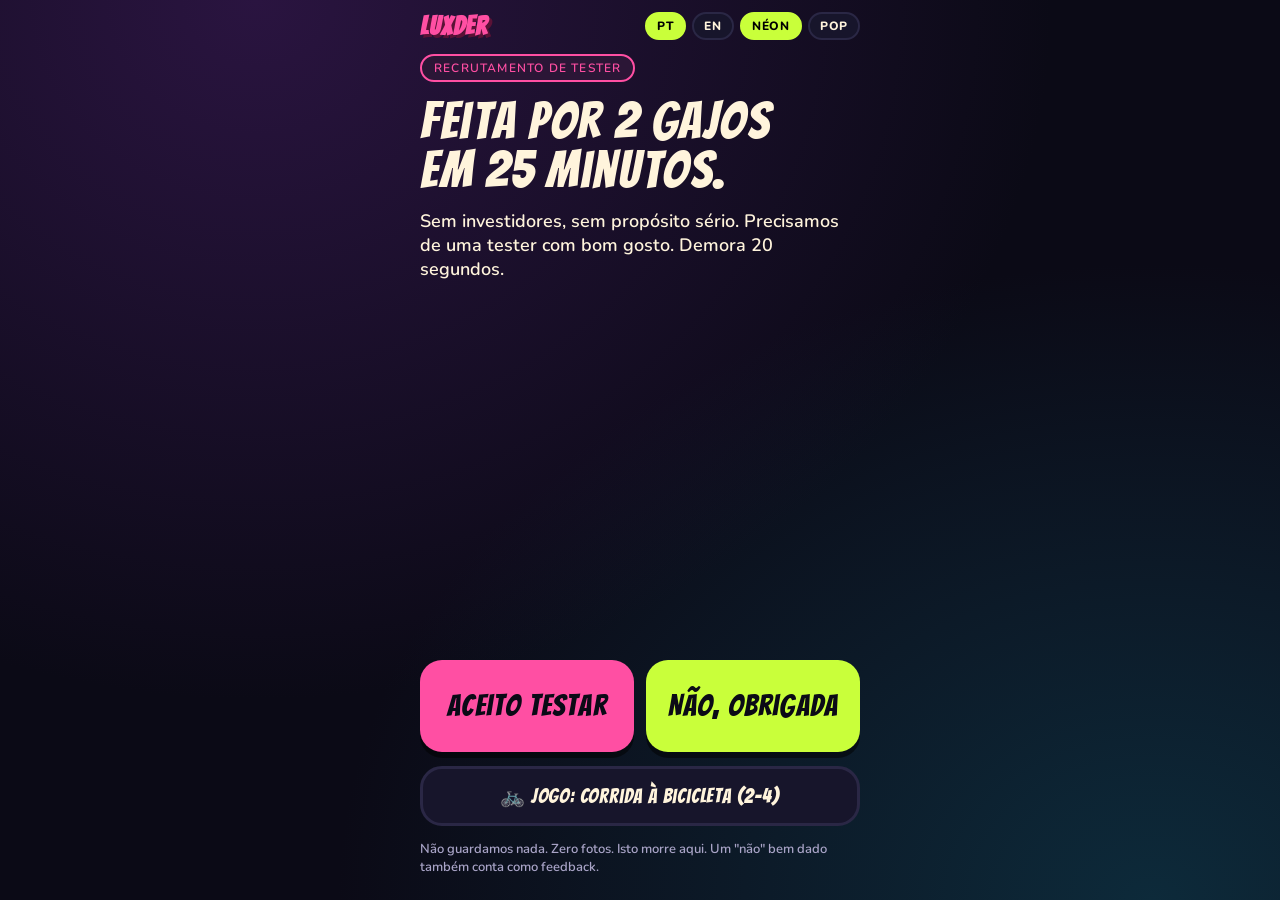
<file: source/luxder-referencia.html>
<!doctype html>
<html lang="pt">
<head>
<meta charset="utf-8">
<meta name="viewport" content="width=device-width,initial-scale=1,viewport-fit=cover,user-scalable=no">
<meta name="apple-mobile-web-app-capable" content="yes">
<meta name="apple-mobile-web-app-status-bar-style" content="black-translucent">
<meta name="apple-mobile-web-app-title" content="Luxder">
<meta name="theme-color" content="#0B0A16">
<meta name="robots" content="noindex">
<link rel="icon" href="data:image/svg+xml,<svg xmlns='http://www.w3.org/2000/svg' viewBox='0 0 100 100'><text y='.9em' font-size='90'>🦆</text></svg>">
<link rel="apple-touch-icon" href="data:image/svg+xml,<svg xmlns='http://www.w3.org/2000/svg' viewBox='0 0 100 100'><rect width='100' height='100' fill='%230B0A16'/><text y='.9em' font-size='80' x='8'>🦆</text></svg>">
<title>Luxder</title>
<link rel="stylesheet" href="https://fonts.googleapis.com/css2?family=Bangers&family=Nunito:wght@600;800&family=Rubik+Mono+One&family=Rubik:wght@500;800&display=swap">
<style>
:root{
  --ink:#0B0A16; --card:#17152B; --line:#2A2745; --cream:#FFF4DC; --muted:#A9A4C7;
  --a:#FF4FA3; --b:#C9FF3A; --c:#5EE3FF; --d:#FFC63A; --ash:#5a1236; --dsh:#5a3a08;
  --display:'Bangers',Impact,'Arial Black',sans-serif; --body:'Nunito','Segoe UI',system-ui,sans-serif;
  --r:22px; --bg1:#2a1440; --bg2:#0d2a3a; --shadow:0 6px 0 #00000080;
  --aG1:rgba(255,79,163,.25); --aG2:rgba(255,79,163,.45); --bG1:rgba(201,255,58,.25); --bG2:rgba(201,255,58,.55); --bPad:#2f3a1c; --tagA:#2b1636; --tagB:#1f2a0b;
}
.pop{
  --ink:#1B2CFF; --card:#1120D6; --line:#0A12A0; --cream:#FFFFFF; --muted:#C9CEFF;
  --a:#FF6A00; --b:#F5FF00; --c:#FFFFFF; --d:#F5FF00; --ash:#7a2a00; --dsh:#5a5a00;
  --display:'Rubik Mono One','Arial Black',Impact,sans-serif; --body:'Rubik','Segoe UI',system-ui,sans-serif;
  --r:999px; --bg1:#3a4bff; --bg2:#0a10a0; --shadow:0 6px 0 #000;
  --aG1:rgba(255,106,0,.3); --aG2:rgba(255,106,0,.5); --bG1:rgba(245,255,0,.3); --bG2:rgba(245,255,0,.6); --bPad:#3a44c0; --tagA:#2a1a00; --tagB:#2a2a00;
}
.pop h1,.pop h2{font-size:clamp(26px,7.5vw,36px);line-height:1.05;letter-spacing:0}
.pop button{font-size:clamp(17px,4.6vw,22px);letter-spacing:0;border:3px solid #000}
.pop .big{font-size:clamp(64px,22vw,100px)}
.pop .tag{border-radius:6px;transform:rotate(-2deg);background:var(--b);color:#000;border-color:#000}
.pop .tag.lime{background:var(--a);color:#000}
.pop .card{border-color:#000;box-shadow:6px 6px 0 #000;border-radius:18px}
.pop .top b{color:var(--b);text-shadow:3px 3px 0 #000;font-size:20px}
*{box-sizing:border-box;-webkit-tap-highlight-color:transparent}
[hidden]{display:none!important}
html,body{height:100%}
body{margin:0;background:var(--ink);color:var(--cream);font-family:var(--body);font-weight:600;padding-block:0;padding-inline:16px;overflow-x:hidden;
  background-image:radial-gradient(ellipse at 20% 0%,var(--bg1) 0,transparent 55%),radial-gradient(ellipse at 90% 100%,var(--bg2) 0,transparent 50%)}
.app{max-width:440px;margin:0 auto;min-height:100vh;min-height:100dvh;padding-bottom:env(safe-area-inset-bottom);display:flex;flex-direction:column}
.top{display:flex;justify-content:space-between;align-items:center;gap:8px;padding:12px 0 6px;font-size:12px;letter-spacing:.08em;text-transform:uppercase;color:var(--muted)}
.top b{font-family:var(--display);font-size:26px;letter-spacing:.04em;color:var(--a);text-shadow:3px 3px 0 var(--ash);cursor:pointer}
.top .sw{display:flex;gap:6px}
.top .sw button{min-height:0;padding:6px 10px;font-size:12px;font-family:var(--body);font-weight:800;border-radius:999px;background:var(--card);color:var(--cream);border:2px solid var(--line);box-shadow:none;letter-spacing:.06em}
.top .sw button.on{background:var(--b);color:#000;border-color:var(--b)}
.screen{display:none;flex:1;flex-direction:column;gap:14px;padding-block:8px 24px;animation:pop .28s cubic-bezier(.2,1.4,.4,1)}
.screen.on{display:flex}
@keyframes pop{from{transform:scale(.94);opacity:0}to{transform:scale(1);opacity:1}}
h1{font-family:var(--display);font-weight:400;font-size:clamp(38px,10.5vw,52px);line-height:.95;margin:0;letter-spacing:.03em;text-wrap:balance}
h2{font-family:var(--display);font-weight:400;font-size:clamp(28px,7.5vw,38px);line-height:1;margin:0;letter-spacing:.03em;text-wrap:balance}
p{margin:0;font-size:18px;line-height:1.35}
.small{font-size:13px;color:var(--muted);line-height:1.4}
.center{text-align:center}
.spacer{flex:1}
.btns{display:grid;grid-template-columns:1fr 1fr;gap:12px}
.btns.col{grid-template-columns:1fr}
.btns.three{grid-template-columns:1fr 1fr 1fr}
button{-webkit-appearance:none;appearance:none;touch-action:manipulation;font-family:var(--display);font-size:clamp(22px,6.5vw,30px);letter-spacing:.04em;border:0;border-radius:var(--r);padding:20px 10px;color:#0B0A16;cursor:pointer;min-height:92px;line-height:1;box-shadow:var(--shadow);transition:transform .08s}
button:active{transform:translateY(4px);box-shadow:0 2px 0 #00000080}
button:focus-visible{outline:4px solid var(--c);outline-offset:3px}
button:disabled{opacity:.35}
.yes{background:var(--a)} .no{background:var(--b)}
.ghost{background:var(--card);color:var(--cream);border:3px solid var(--line);box-shadow:none;min-height:60px;font-size:20px;padding:12px}
.card{background:var(--card);border:3px solid var(--line);border-radius:26px;padding:16px;display:flex;flex-direction:column;gap:10px}
.opts{display:grid;grid-template-columns:1fr;gap:10px}
.opt{background:var(--card);border:3px solid var(--line);border-radius:22px;padding:12px 16px;display:flex;align-items:center;gap:14px;min-height:0;box-shadow:none;color:var(--cream);font-family:var(--body);font-weight:800;font-size:18px;text-align:left}
.opt svg{width:52px;height:52px;flex:none}
.opt:active,.opt.pick{border-color:var(--a)}
.who{font-family:var(--display);font-size:22px;letter-spacing:.05em;color:var(--c)}
.who.f{color:var(--a)} .who.m{color:var(--c)}
.duoav{display:grid;grid-template-columns:1fr 1fr;gap:12px}
.duoav .card{align-items:center;text-align:center;padding:12px}
.duoav svg{width:100%;max-width:150px;height:auto}
.duoav .lbl{font-family:var(--display);font-size:20px;letter-spacing:.05em}
.pad{aspect-ratio:1;max-width:250px;width:78%;margin:0 auto;border-radius:50%;background:var(--card);border:6px solid var(--line);display:grid;place-items:center;position:relative;touch-action:none;user-select:none;-webkit-user-select:none;-webkit-touch-callout:none}
.pad.hot{border-color:var(--a);box-shadow:0 0 0 12px var(--aG1),0 0 60px var(--aG2)}
.pad.go{border-color:var(--b);background:var(--bPad);box-shadow:0 0 0 14px var(--bG1),0 0 80px var(--bG2)}
.pad svg{width:70%;height:70%}
.pad .ring{position:absolute;inset:-6px;border-radius:50%;border:6px solid var(--b);clip-path:inset(0 0 var(--cut,100%) 0);transition:clip-path .05s linear}
.status{font-family:var(--display);font-size:22px;letter-spacing:.04em;color:var(--c);text-align:center;min-height:28px}
.big{font-family:var(--display);font-size:clamp(84px,30vw,140px);line-height:.9;color:var(--d);text-shadow:5px 5px 0 var(--dsh);text-align:center}
.verdict{font-size:20px;text-align:center;line-height:1.35}
.lvl{display:flex;gap:6px}
.lvl i{flex:1;height:10px;border-radius:99px;background:var(--line)} .lvl i.on{background:var(--a)}
.tag{display:inline-block;background:var(--tagA);border:2px solid var(--a);color:var(--a);border-radius:999px;padding:4px 12px;font-size:12px;letter-spacing:.1em;text-transform:uppercase;align-self:flex-start}
.tag.lime{background:var(--tagB);border-color:var(--b);color:var(--b)}
.report{display:grid;grid-template-columns:1fr auto;gap:8px 14px;font-size:17px;align-items:center}
.report b{font-family:var(--display);font-size:24px;color:var(--b);letter-spacing:.04em;font-variant-numeric:tabular-nums;text-align:right}
.chips{display:flex;flex-wrap:wrap;gap:8px}
.chip{background:var(--card);border:3px solid var(--line);border-radius:999px;padding:10px 16px;font-family:var(--display);font-size:20px;letter-spacing:.04em;display:flex;align-items:center;gap:8px}
.chip.m{border-color:var(--c);color:var(--c)} .chip.f{border-color:var(--a);color:var(--a)}
.chip button{min-height:0;padding:2px 8px;font-size:16px;background:transparent;color:var(--muted);box-shadow:none;border:0;font-family:var(--body)}
.score{display:grid;gap:8px}
.score .row{display:grid;grid-template-columns:1fr auto;align-items:center;background:var(--card);border:3px solid var(--line);border-radius:18px;padding:10px 14px}
.score .row.lead{border-color:var(--d)}
.score .t{font-family:var(--display);font-size:20px;letter-spacing:.05em}
.score .n{font-family:var(--display);font-size:40px;line-height:1;color:var(--d);font-variant-numeric:tabular-nums}
.timer{font-family:var(--display);font-size:clamp(70px,24vw,110px);line-height:.9;text-align:center;color:var(--b);font-variant-numeric:tabular-nums}
.secret{filter:blur(14px);transition:filter .2s} .secret.show{filter:none}
.bike{font-size:clamp(90px,34vw,150px);text-align:center;line-height:1;animation:ride 1.4s ease-in-out infinite}
@keyframes ride{0%,100%{transform:translateX(-8px) rotate(-3deg)}50%{transform:translateX(8px) rotate(3deg)}}
.daretxt{font-family:var(--display);font-size:clamp(28px,8vw,40px);line-height:1.05;letter-spacing:.03em;color:var(--d);text-align:center}
.prize{color:var(--d);text-align:center;font-size:16px}
canvas#fx{position:fixed;inset:0;width:100%;height:100%;pointer-events:none;z-index:9}
@media (prefers-reduced-motion:reduce){.screen,.bike{animation:none}}
</style>

</head>
<body>
<canvas id="fx"></canvas>
<div class="app">
  <div class="top"><b data-go="s-beta">Luxder</b><div class="sw"><button id="lang-pt" class="on">PT</button><button id="lang-en">EN</button><button id="th-neon" class="on">NÉON</button><button id="th-pop">POP</button></div></div>

  <section class="screen on" id="s-beta">
    <span class="tag" data-i="beta.tag"></span>
    <h1 data-i="beta.h"></h1>
    <p data-i="beta.p"></p>
    <div class="spacer"></div>
    <div class="btns"><button class="yes" data-go="s-q" data-i="beta.yes"></button><button class="no" data-go="s-recusa" data-i="beta.no"></button></div>
    <div class="btns col"><button class="ghost" data-go="s-setup" data-i="beta.game"></button></div>
    <p class="small" data-i="beta.foot"></p>
  </section>

  <section class="screen" id="s-recusa">
    <span class="tag lime" data-i="rec.tag"></span>
    <h1 data-i="rec.h"></h1>
    <p data-i="rec.p"></p>
    <div class="spacer"></div>
    <div class="btns col"><button class="ghost" data-go="s-beta" data-i="rec.btn"></button></div>
  </section>

  <section class="screen" id="s-q">
    <span class="tag" id="qtag"></span>
    <div class="who" id="qwho"></div>
    <h2 id="qtext"></h2>
    <div class="opts" id="opts"></div>
    <p class="small" id="qhint"></p>
  </section>

  <section class="screen" id="s-avatar">
    <span class="tag" data-i="av.tag"></span>
    <div class="duoav">
      <div class="card"><div class="lbl" style="color:var(--c)" data-i="av.them"></div><div id="av-eles"></div></div>
      <div class="card"><div class="lbl" style="color:var(--b)" data-i="av.her"></div><div id="av-ela"></div></div>
    </div>
    <h2 id="avname"></h2>
    <p class="verdict" id="avmsg" style="color:var(--c)"></p>
    <div class="spacer"></div>
    <div class="btns col"><button class="yes" data-go="s-scan" data-i="av.btn"></button></div>
  </section>

  <section class="screen" id="s-scan">
    <span class="tag" data-i="scan.tag"></span>
    <h2 id="scan-title"></h2>
    <div class="pad" id="pad"><div class="ring"></div>
      <svg viewBox="0 0 100 100" fill="none" stroke="var(--a)" stroke-width="4" stroke-linecap="round">
        <path d="M50 18c-18 0-30 13-30 30v10"/><path d="M50 28c-12 0-20 9-20 20v18"/><path d="M50 38c-6 0-10 4-10 10v24"/>
        <path d="M50 48v22"/><path d="M60 38c6 2 10 7 10 14v20"/><path d="M60 26c12 3 20 12 20 24v14"/><path d="M50 18c18 0 30 13 30 30"/>
      </svg></div>
    <div class="status" id="status"></div>
    <p class="small center" data-i="scan.foot"></p>
  </section>

  <section class="screen" id="s-verdict">
    <span class="tag" data-i="v.tag"></span>
    <div class="big" id="pct">73%</div>
    <p class="verdict" id="vtext"></p>
    <p class="small center" data-i="v.src"></p>
    <div class="spacer"></div>
    <p class="small center" data-i="v.ask"></p>
    <div class="btns"><button class="yes" data-go="s-match" data-i="v.ok"></button><button class="no" id="chumbar" data-i="v.fail"></button></div>
  </section>

  <section class="screen" id="s-match">
    <span class="tag" data-i="m.tag"></span>
    <div class="big" style="color:var(--a);text-shadow:5px 5px 0 var(--ash)">97%</div>
    <h2 data-i="m.h"></h2>
    <p data-i="m.p"></p>
    <div class="spacer"></div>
    <div class="btns"><button class="yes" data-go="s-setup" data-i="m.game"></button><button class="ghost" data-go="s-report" data-i="m.rep"></button></div>
  </section>

  <section class="screen" id="s-castigo">
    <span class="tag lime" data-i="c.tag"></span>
    <div class="lvl"><i></i><i></i><i></i></div>
    <h2 id="ctitle"></h2>
    <div class="card"><p id="cwho" style="color:var(--d)"></p><p id="ctext"></p></div>
    <p class="small" id="cmeta"></p>
    <div class="spacer"></div>
    <div class="btns"><button class="yes" data-go="s-scan" data-i="c.done"></button><button class="no" id="chumbar2" data-i="c.again"></button></div>
    <div class="btns col"><button class="ghost" data-go="s-win" data-i="c.won"></button></div>
  </section>

  <section class="screen" id="s-win">
    <span class="tag lime" data-i="w.tag"></span>
    <h1 data-i="w.h"></h1>
    <p data-i="w.p"></p>
    <div class="spacer"></div>
    <div class="btns"><button class="ghost" data-go="s-report" data-i="w.rep"></button><button class="ghost" data-go="s-beta" data-i="w.restart"></button></div>
  </section>

  <section class="screen" id="s-report">
    <span class="tag" data-i="r.tag"></span>
    <h2 data-i="r.h"></h2>
    <div class="card report">
      <span data-i="r.rigor"></span><b>94%</b>
      <span data-i="r.pac"></span><b id="r-pac">12%</b>
      <span data-i="r.bugs"></span><b id="r-bugs">0</b>
      <span data-i="r.acc"></span><b id="r-acc">0%</b>
      <span data-i="r.rec"></span><b data-i="r.recv"></b>
    </div>
    <p class="small" data-i="r.foot"></p>
    <div class="spacer"></div>
    <div class="btns col"><button class="ghost" data-go="s-beta" data-i="r.btn"></button></div>
  </section>

  <!-- ===== JOGO: CORRIDA À BICICLETA ===== -->
  <section class="screen" id="s-setup">
    <span class="tag" data-i="g.tag"></span>
    <h1 data-i="g.h"></h1>
    <p data-i="g.p"></p>
    <div class="chips" id="chips"></div>
    <div class="btns"><button class="ghost" id="add-m" data-i="g.addm"></button><button class="ghost" id="add-f" data-i="g.addf"></button></div>
    <div class="card"><p id="g-mode" style="color:var(--d)"></p><p class="small" id="g-modep"></p></div>
    <div class="spacer"></div>
    <div class="btns col"><button class="yes" id="g-start" disabled data-i="g.start"></button></div>
  </section>

  <section class="screen" id="s-pair">
    <span class="tag" data-i="pr.tag"></span>
    <div class="who" id="pr-who"></div>
    <h2 id="pr-q"></h2>
    <p class="small" id="pr-hint"></p>
    <div class="opts" id="pr-opts"></div>
  </section>

  <section class="screen" id="s-pairs">
    <span class="tag" data-i="prs.tag"></span>
    <h2 data-i="prs.h"></h2>
    <div class="score" id="pairs-list"></div>
    <p class="small" data-i="prs.p"></p>
    <div class="spacer"></div>
    <div class="btns col"><button class="yes" id="prs-go" data-i="prs.btn"></button></div>
  </section>

  <section class="screen" id="s-score">
    <span class="tag" id="sc-tag"></span>
    <div class="score" id="sc-list"></div>
    <h2 id="sc-title"></h2>
    <p class="verdict" id="sc-text"></p>
    <p class="prize" id="sc-prize"></p>
    <div class="spacer"></div>
    <div class="btns col"><button class="yes" id="sc-next" data-i="sc.next"></button></div>
  </section>

  <section class="screen" id="s-reflex">
    <span class="tag" data-i="rf.tag"></span>
    <div class="who" id="rf-who"></div>
    <h2 data-i="rf.h"></h2>
    <div class="pad" id="rfpad"><div class="status" id="rf-status" style="font-size:28px"></div></div>
    <p class="verdict" id="rf-res" style="min-height:52px"></p>
  </section>

  <section class="screen" id="s-guess">
    <span class="tag" id="gs-tag"></span>
    <div class="who" id="gs-who"></div>
    <h2 id="gs-q"></h2>
    <p class="small" id="gs-hint"></p>
    <div class="opts" id="gs-opts"></div>
  </section>

  <section class="screen" id="s-chal">
    <span class="tag" data-i="ch.tag"></span>
    <div class="who" id="ch-who"></div>
    <h2 id="ch-title"></h2>
    <div class="card center"><p class="secret" id="ch-word" style="font-family:var(--display);font-size:30px;letter-spacing:.04em;color:var(--d)"></p></div>
    <div class="timer" id="ch-timer" hidden>20</div>
    <div class="btns col" id="ch-ctl"><button class="ghost" id="ch-reveal" data-i="ch.reveal"></button><button class="yes" id="ch-start" disabled data-i="ch.start"></button></div>
    <div class="btns" id="ch-judge" hidden><button class="yes" id="ch-ok" data-i="ch.ok"></button><button class="no" id="ch-fail" data-i="ch.fail"></button></div>
    <p class="small" id="ch-hint"></p>
  </section>

  <section class="screen" id="s-dare">
    <span class="tag lime" data-i="d.tag"></span>
    <div class="who" id="d-who"></div>
    <div class="card"><p class="daretxt" id="d-text"></p><p class="small center" id="d-sub"></p></div>
    <div class="timer" id="d-timer">10</div>
    <div class="btns col" id="d-ctl"><button class="yes" id="d-start" data-i="d.start"></button></div>
    <div class="btns" id="d-judge" hidden><button class="yes" id="d-ok" data-i="d.ok"></button><button class="no" id="d-fail" data-i="d.fail"></button></div>
    <p class="small center" data-i="d.hint"></p>
  </section>

  <section class="screen" id="s-final">
    <span class="tag lime" data-i="f.tag"></span>
    <div class="bike">🚲</div>
    <h1 id="f-title"></h1>
    <p class="verdict" id="f-prize"></p>
    <div class="card"><p id="f-cwho" style="color:var(--d)"></p><p id="f-ctext"></p></div>
    <p class="small" id="f-note"></p>
    <div class="spacer"></div>
    <div class="btns"><button class="ghost" id="f-again" data-i="f.again"></button><button class="ghost" id="f-prize2" data-i="f.prize2"></button></div>
    <div class="btns col"><button class="yes" id="f-rematch" data-i="f.rematch"></button></div>
    <div class="btns col"><button class="ghost" data-go="s-beta" data-i="f.home"></button></div>
  </section>
</div>

<script>
const $=s=>document.querySelector(s),$$=s=>[...document.querySelectorAll(s)];
const rnd=a=>a[Math.floor(Math.random()*a.length)];
const buzz=p=>{try{navigator.vibrate&&navigator.vibrate(p)}catch(e){}};
let lang='pt';const L=x=>typeof x==='string'?x:(x[lang]??x.pt);
const B=(pt,en)=>({pt,en});

/* ---------- i18n ---------- */
const I={
 'beta.tag':B('Recrutamento de tester','Tester recruitment'),
 'beta.h':B('Feita por 2 gajos em 25 minutos.','Built by 2 guys in 25 minutes.'),
 'beta.p':B('Sem investidores, sem propósito sério. Precisamos de uma tester com bom gosto. Demora 20 segundos.','No investors, no serious purpose. We need a tester with good taste. Takes 20 seconds.'),
 'beta.yes':B('Aceito testar','I\'ll test it'),'beta.no':B('Não, obrigada','No, thanks'),
 'beta.game':B('🚲 Jogo: Corrida à Bicicleta (2-4)','🚲 Game: Race for the Bike (2-4)'),
 'beta.foot':B('Não guardamos nada. Zero fotos. Isto morre aqui. Um "não" bem dado também conta como feedback.','We store nothing. Zero photos. This dies here. A good "no" counts as feedback too.'),
 'rec.tag':B('Feedback recebido','Feedback received'),'rec.h':B('A app é tão má que nem merece teste.','The app is so bad it doesn\'t deserve a test.'),
 'rec.p':B('Resposta certa. +10 pontos de inteligência emocional. Obrigado, tester.','Correct answer. +10 emotional intelligence points. Thank you, tester.'),
 'rec.btn':B('Recomeçar para a próxima tester','Restart for the next tester'),
 'av.tag':B('O avatar que os define','The avatar that defines them'),'av.them':B('Segundo eles','According to them'),'av.her':B('Segundo ela','According to her'),'av.btn':B('Validar com o scanner','Validate with the scanner'),
 'scan.tag':B('Validação biométrica','Biometric validation'),'scan.foot':B('Tecnologia de ponta: 2 segundos, 3 imperiais, 0 ciência.','Cutting-edge tech: 2 seconds, 3 beers, 0 science.'),
 'v.tag':B('Resultado','Result'),'v.src':B('Fonte: estudo inventado da Universidade de Alfama, 2026.','Source: made-up study, University of Alfama, 2026.'),
 'v.ask':B('Como tester, avalia esta piada:','As a tester, rate this joke:'),'v.ok':B('Aprovado','Approved'),'v.fail':B('Chumbado','Rejected'),
 'm.tag':B('Aprovado','Approved'),'m.h':B('Match. Algoritmo treinado por 2 gajos e 3 imperiais.','Match. Algorithm trained by 2 guys and 3 beers.'),
 'm.p':B('Selo: Verificado ✅ por um segurança do Lux.','Badge: Verified ✅ by a Lux bouncer.'),'m.game':B('🚲 Jogo','🚲 Game'),'m.rep':B('Relatório','Report'),
 'c.tag':B('Chumbado · castigo para os devs','Rejected · forfeit for the devs'),'c.done':B('Cumprido. Novo scan','Done. New scan'),'c.again':B('Chumbar outra vez','Reject again'),'c.won':B('Ela ganhou. Acabou.','She won. It\'s over.'),
 'w.tag':B('Vitória total','Total victory'),'w.h':B('Arrasaste dois rapazes e uma app inteira. 🏆','You crushed two guys and an entire app. 🏆'),
 'w.p':B('Eles vão precisar de terapia. Tu só precisas de mais um copo.','They\'ll need therapy. You just need another drink.'),'w.rep':B('Relatório de tester','Tester report'),'w.restart':B('Recomeçar','Restart'),
 'r.tag':B('Relatório de tester','Tester report'),'r.h':B('Obrigado. A app melhorou 0%.','Thanks. The app improved 0%.'),
 'r.rigor':B('Rigor','Rigor'),'r.pac':B('Paciência com devs','Patience with devs'),'r.bugs':B('Bugs encontrados','Bugs found'),'r.acc':B('Concordância com eles','Agreement with them'),'r.rec':B('Recomenda a amigas','Recommends to friends'),'r.recv':B('obviamente','obviously'),
 'r.foot':B('Certificado sem valor legal. O engate, se houver, acontece fora do ecrã.','Certificate with no legal value. Flirting, if any, happens off-screen.'),'r.btn':B('Recomeçar para a próxima tester','Restart for the next tester'),
 'g.tag':B('Jogo · 2 a 4 pessoas','Game · 2 to 4 people'),'g.h':B('Corrida à Bicicleta.','Race for the Bike.'),
 'g.p':B('Perguntas inusitadas, pequenos desafios, um telemóvel. Quem ganha leva a bicicleta. Quem perde cumpre castigo.','Odd questions, small challenges, one phone. Winner takes the bike. Loser does a forfeit.'),
 'g.addm':B('+ Ele','+ Him'),'g.addf':B('+ Ela','+ Her'),'g.start':B('Começar','Start'),
 'pr.tag':B('Formação de pares','Pair matching'),'prs.tag':B('Pares formados','Pairs formed'),'prs.h':B('O algoritmo decidiu. Sem recurso.','The algorithm has decided. No appeal.'),
 'prs.p':B('Pares com mais respostas iguais. A ciência é assim.','Pairs with the most matching answers. That\'s science.'),'prs.btn':B('Pares, aos vossos lugares','Pairs, take your places'),
 'sc.next':B('Próxima ronda','Next round'),
 'rf.tag':B('Ronda · Reflexos','Round · Reflexes'),'rf.h':B('Toca no círculo. Espera. Quando ficar verde, toca outra vez.','Tap the circle. Wait. When it turns green, tap again.'),
 'ch.tag':B('Ronda · Desafio','Round · Challenge'),'ch.reveal':B('Mostrar desafio (3 s)','Show challenge (3 s)'),'ch.start':B('Começar 20 s','Start 20 s'),'ch.ok':B('Conseguiram','Nailed it'),'ch.fail':B('Falharam','Failed'),
 'd.tag':B('Ronda · Parvoíces','Round · Silly stuff'),'d.start':B('Começar 10 s','Start 10 s'),'d.ok':B('Conseguiu','Did it'),'d.fail':B('Falhou','Failed'),'d.hint':B('Os outros julgam. Vale 1 ponto. Não vale a pena discutir.','The others judge. Worth 1 point. Not worth arguing.'),
 'f.prize2':B('Outro prémio','Another prize'),
 'f.tag':B('Resultado final','Final result'),'f.again':B('Outro castigo','Another forfeit'),'f.rematch':B('Revanche','Rematch'),'f.home':B('Voltar ao início','Back to start'),
};
function applyI(){$$('[data-i]').forEach(e=>{const v=I[e.dataset.i];if(v)e.textContent=L(v)});$('#lang-pt').classList.toggle('on',lang==='pt');$('#lang-en').classList.toggle('on',lang==='en');
  if(!$('#scan-title').textContent||scanDefault)$('#scan-title').textContent=L(TX.scanTitle);if($('#status').textContent===''||statusDefault)$('#status').textContent=L(TX.wait);renderChips()}
$('#lang-pt').onclick=()=>{lang='pt';applyI()};$('#lang-en').onclick=()=>{lang='en';applyI()};
$('#th-neon').onclick=()=>{document.body.classList.remove('pop');$('#th-neon').classList.add('on');$('#th-pop').classList.remove('on')};
$('#th-pop').onclick=()=>{document.body.classList.add('pop');$('#th-pop').classList.add('on');$('#th-neon').classList.remove('on')};
let scanDefault=true,statusDefault=true;

const TX={
 scanTitle:B('Põe o dedo aqui e segura.','Put your finger here and hold.'),wait:B('A aguardar dedo humano…','Waiting for a human finger…'),
 steps:[B('A ler impressão digital…','Reading fingerprint…'),B('A consultar 3 imperiais…','Consulting 3 beers…'),B('A ignorar o algoritmo…','Ignoring the algorithm…'),B('A perguntar ao segurança…','Asking the bouncer…'),B('Quase. Não largues.','Almost. Don\'t let go.')],
 early:[B('Largaste? A ciência exige 2 segundos.','Let go? Science demands 2 seconds.'),B('Dedo em fuga. Tenta outra vez.','Finger on the run. Try again.'),B('Isso foi um toque, não um compromisso.','That was a tap, not a commitment.')],
 they:B('Eles respondem','They answer'),she:B('Agora ela responde','Now she answers'),
 hintThey:B('Sem consultar a tester. Ela vai julgar a seguir.','Don\'t consult the tester. She judges next.'),hintShe:B('Eles já responderam. Sê honesta, é para a ciência.','They already answered. Be honest, it\'s for science.'),
 qn:B('Pergunta','Question'),of:B('de','of'),
 acc:[B('0 em 3. A versão dela é a oficial a partir de agora.','0 of 3. Her version is official from now on.'),B('1 em 3. Eles têm uma imagem de si próprios muito otimista.','1 of 3. They have a very optimistic self-image.'),B('2 em 3. Ela viu-os melhor do que eles se veem.','2 of 3. She sees them better than they see themselves.'),B('Concordância total. Suspeito. Ela conhece-os demasiado bem.','Total agreement. Suspicious. She knows them too well.')],
 has:B('tem','has'),
 ctitles:[B('Erro 404: piada não encontrada.','Error 404: joke not found.'),B('Ela tem razão. Como sempre.','She\'s right. As always.'),B('Falha técnica: humor não encontrado.','Technical failure: humor not found.'),B('0 pontos para nós.','0 points for us.'),B('A app pede desculpa. Os rapazes vão pedir mais.','The app apologizes. The guys will apologize more.'),B('Isto foi ideia de um deles.','This was one of their ideas.')],
 cwho:[B('Castigo LEVE para um deles (ela escolhe qual)','LIGHT forfeit for one of them (she picks)'),B('Castigo MÉDIO para um deles (ela escolhe qual)','MEDIUM forfeit for one of them (she picks)'),B('Castigo ÉPICO para os dois','EPIC forfeit for both')],
 cmeta:[B('Nível 1. Ainda estás a ser simpática connosco.','Level 1. You\'re still being nice to us.'),B('Nível 2 desbloqueado. A app já percebeu que perdeu.','Level 2 unlocked. The app knows it lost.'),B('Nível 3. Isto já não é sobre piada, é sobre sobrevivência deles.','Level 3. This is no longer about jokes, it\'s about their survival.'),B('Os criadores estão sem ideias e tu continuas a ganhar.','The creators are out of ideas and you keep winning.')],
 him:B('Ele','Him'),her:B('Ela','Her'),
 modes:{duel:B('Modo: Duelo','Mode: Duel'),duelp:B('Um contra um. Quem ganha leva a bicicleta. Quem perde empurra-a.','One on one. Winner takes the bike. Loser pushes it.'),
  dispute:B('Modo: Disputa','Mode: Dispute'),disputep:B('{n} competem. {j} é o júri e vem de brinde com a bicicleta.','{n} compete. {j} is the judge and comes free with the bike.'),
  pairs:B('Modo: Pares','Mode: Pairs'),pairsp:B('O algoritmo forma 2 pares por respostas inusitadas. Depois par contra par. Prémio: bicicleta tandem.','The algorithm forms 2 pairs from odd answers. Then pair vs pair. Prize: tandem bike.'),
  team:B('Modo: Equipas','Mode: Teams'),teamp:B('Equipas por sorteio. Prémio: uma bicicleta para partilhar.','Teams by draw. Prize: one bike to share.'),
  need:B('Adiciona pelo menos 2 pessoas.','Add at least 2 people.')},
 prWho:B('{p} responde','{p} answers'),prHint:B('Os outros olham para o tecto. A sério.','Everyone else looks at the ceiling. Seriously.'),
 pairName:B('{a} + {b}','{a} + {b}'),match:B('{n} respostas iguais','{n} matching answers'),
 round:B('Ronda','Round'),tie:B('Empate. Ninguém tem reflexos.','Tie. Nobody has reflexes.'),wins:B('{t} leva a ronda.','{t} takes the round.'),
 best:B('Melhor tempo: {ms} ms','Best time: {ms} ms'),
 rfTurn:B('{p}, é a tua vez','{p}, your turn'),arm:B('Toca para armar','Tap to arm'),waitp:B('Espera…','Wait…'),now:B('AGORA','NOW'),done:B('Feito','Done'),
 false_:B('Falso arranque. {p} conta 999 ms. Clássico.','False start. {p} counts 999 ms. Classic.'),
 rfc:[B('Suspeito. Já bebeste?','Suspicious. Have you been drinking?'),B('Aceitável para esta hora.','Acceptable for this hour.'),B('A imperial já chegou aos dedos.','The beer has reached the fingers.')],
 secret:B('{p} responde em segredo','{p} answers in secret'),guessw:B('{p} adivinha','{p} guesses'),guessh:B('O que é que {p} respondeu?','What did {p} answer?'),
 hit:B('{t} acertou.','{t} got it.'),miss:B('{t} falhou.','{t} missed.'),secretWas:B('Resposta secreta: {a}.','Secret answer: {a}.'),
 hitc:B('Assustadoramente compatíveis.','Frighteningly compatible.'),missc:B('Ainda há muito para conhecer.','Still a lot to learn.'),
 chWho:B('{t} faz o desafio · {j} julga','{t} does the challenge · {j} judges'),chTitle:B('Só quem faz o desafio pode ver. Os outros olham para o tecto.','Only the performer may look. Everyone else, ceiling.'),
 chGo:B('Vai. Sem falar quando for mímica.','Go. No talking if it\'s a mime.'),chTime:B('Tempo. Júri, decidam.','Time. Judges, decide.'),chHint:B('O júri é incorruptível. Em teoria.','The jury is incorruptible. In theory.'),
 chOk:B('{t} conseguiram o desafio.','{t} nailed the challenge.'),chFail:B('{t} falharam o desafio.','{t} failed the challenge.'),chWas:B('O desafio era: {w}','The challenge was: {w}'),
 fWin:B('{t} ganha a bicicleta. 🚲','{t} wins the bike. 🚲'),fTie:B('Empate. A bicicleta fica no Lux.','Tie. The bike stays at Lux.'),
 fPrize:[B('Uma bicicleta. Sem travões. Como esta noite.','A bike. No brakes. Like tonight.'),B('Bicicleta tandem. Quem vai à frente decide-se no táxi.','Tandem bike. Who rides in front gets decided in the taxi.'),B('Bicicleta imaginária, mas o orgulho é real.','Imaginary bike, but the pride is real.'),B('A bicicleta será entregue às 6h, à porta do Lux. Provavelmente não.','The bike will be delivered at 6am at the Lux door. Probably not.'),
  B('Uma bicicleta e um pastel de nata amassado no bolso.','A bike and a squashed pastel de nata in a pocket.'),B('Bicicleta com cesto para os arrependimentos da noite.','A bike with a basket for tonight\'s regrets.'),B('Bicicleta e o título honorário de Pessoa Menos Confusa do Lux.','A bike and the honorary title of Least Confused Person at Lux.'),
  B('Bicicleta com campainha. A campainha é o perdedor a dizer "trim".','A bike with a bell. The bell is the loser saying "ring".'),B('Uma bicicleta e o direito de escolher a próxima música, que ninguém vai ouvir.','A bike and the right to pick the next song, which nobody will hear.'),B('Bicicleta e um copo de água real. O mais valioso dos dois.','A bike and a real glass of water. The more valuable of the two.'),
  B('Bicicleta e a primeira ronda paga pelos perdedores. Moralmente.','A bike and the first round on the losers. Morally.'),B('Bicicleta elétrica. A bateria é a energia do perdedor.','An e-bike. The battery is the loser\'s energy.')],
 mini:[B('um high-five sem contacto','a contactless high-five'),B('um "boa" dito com convicção','a "nice" said with conviction'),B('5 segundos de aplausos dos perdedores','5 seconds of applause from the losers'),B('o direito de escolher quem faz a próxima parvoíce','the right to pick who does the next silly task'),B('um elogio inventado na hora','an on-the-spot invented compliment'),B('uma vénia lenta dos adversários','a slow bow from the opponents'),B('um brinde com o que houver','a toast with whatever is at hand'),B('o lugar de honra no táxi (à frente)','the seat of honor in the taxi (front)'),B('uma dedicatória imaginária do DJ','an imaginary DJ shout-out'),B('nada. O prémio é a jornada.','nothing. The prize is the journey.')],
 fJudge:B('{j} vem de brinde. Termos e condições no bar.','{j} comes free. Terms and conditions at the bar.'),
 fCwho:B('Castigo para {t}','Forfeit for {t}'),fCwhoTie:B('Castigo para todos, nível leve','Forfeit for everyone, light level'),
 fNote:B('Regra da casa: quem perdeu pode carregar em "Outro castigo" até aparecer um que os outros mereçam.','House rule: losers may tap "Another forfeit" until one the others deserve shows up.'),
 fNoteM:B('Sem recurso. O júri já foi para o bar.','No appeal. The jury already went to the bar.'),
 duoTie:B('Desempate: quem chegar primeiro ao bar.','Tiebreak: first to reach the bar.'),
 miniPrize:B('Prémio da ronda','Round prize'),dareTurn:B('{p}, parvoíce para ti','{p}, silly task for you'),dOk:B('{p} conseguiu. Ponto para {t}.','{p} did it. Point for {t}.'),dFail:B('{p} falhou. Com dignidade.','{p} failed. With dignity.'),
 dSub:B('10 segundos. Sem ensaio.','10 seconds. No rehearsal.'),
};

/* ---------- icons ---------- */
const ic={
 pato:`<svg viewBox="0 0 100 100"><ellipse cx="50" cy="66" rx="30" ry="22" fill="#FFC63A"/><circle cx="62" cy="38" r="18" fill="#FFC63A"/><path d="M76 40l16 4-16 6z" fill="#FF7A3A"/><circle cx="66" cy="34" r="3.5" fill="#0B0A16"/></svg>`,
 gato:`<svg viewBox="0 0 100 100"><path d="M26 40l4-20 16 12h8l16-12 4 20" fill="#A9A4C7"/><ellipse cx="50" cy="58" rx="28" ry="24" fill="#A9A4C7"/><path d="M36 54h12M52 54h12" stroke="#0B0A16" stroke-width="4" stroke-linecap="round"/><path d="M42 74q8 3 16 0" stroke="#0B0A16" stroke-width="2.5" fill="none"/></svg>`,
 robot:`<svg viewBox="0 0 100 100"><rect x="24" y="28" width="52" height="46" rx="10" fill="#5EE3FF"/><rect x="34" y="40" width="10" height="8" rx="2" fill="#0B0A16"/><rect x="56" y="42" width="10" height="4" rx="2" fill="#0B0A16"/><path d="M38 62q12-6 24 0" stroke="#0B0A16" stroke-width="3" fill="none"/><rect x="30" y="80" width="40" height="10" rx="3" fill="#2A2745" stroke="#C9FF3A" stroke-width="2"/><rect x="32" y="82" width="6" height="6" fill="#C9FF3A"/></svg>`,
 imperial:`<svg viewBox="0 0 100 100"><rect x="34" y="30" width="32" height="50" rx="4" fill="#FFC63A"/><rect x="34" y="24" width="32" height="12" rx="4" fill="#FFF4DC"/><path d="M66 40h10v22h-10" stroke="#FFC63A" stroke-width="6" fill="none"/></svg>`,
 phones:`<svg viewBox="0 0 100 100"><path d="M24 60q0-30 26-30t26 30" stroke="#FF4FA3" stroke-width="8" fill="none"/><rect x="18" y="56" width="12" height="20" rx="5" fill="#FF4FA3"/><rect x="70" y="56" width="12" height="20" rx="5" fill="#FF4FA3"/></svg>`,
 pastel:`<svg viewBox="0 0 100 100"><path d="M18 50q32-18 64 0v20q-32 16-64 0z" fill="#FFC63A"/><path d="M18 50q32-18 64 0" stroke="#E08A2A" stroke-width="6" fill="none"/><ellipse cx="50" cy="48" rx="24" ry="9" fill="#F6C34C"/><ellipse cx="44" cy="46" rx="6" ry="3" fill="#7A3E12"/></svg>`,
 dj:`<svg viewBox="0 0 100 100"><circle cx="50" cy="50" r="28" fill="#0B0A16" stroke="#A9A4C7" stroke-width="4"/><circle cx="50" cy="50" r="8" fill="#FF4FA3"/><path d="M50 22a28 28 0 0 1 28 28" stroke="#C9FF3A" stroke-width="4" fill="none"/></svg>`,
 saida:`<svg viewBox="0 0 100 100"><rect x="20" y="30" width="60" height="40" rx="8" fill="#C9FF3A"/><path d="M34 50h26M52 40l10 10-10 10" stroke="#0B0A16" stroke-width="6" fill="none" stroke-linecap="round"/></svg>`,
 energia:`<svg viewBox="0 0 100 100"><path d="M56 14L30 56h18l-6 30 30-46H54z" fill="#FFC63A" stroke="#E08A2A" stroke-width="3"/></svg>`,
};

/* ---------- navigation ---------- */
let state;
function reset(){state={eles:[],ela:[],turn:'eles',q:0,bugs:0,level:0,usedC:[]};scanCb=null;scanDefault=true;$('#scan-title').textContent=L(TX.scanTitle)}
function go(id){$$('.screen').forEach(s=>s.classList.remove('on'));$('#'+id).classList.add('on');window.scrollTo(0,0);
  if(id==='s-scan')resetScan();if(id==='s-report')report();if(id==='s-q')renderQ();if(id==='s-beta')reset();if(id==='s-setup')setupRender()}
document.addEventListener('click',e=>{const b=e.target.closest('[data-go]');if(b){buzz(20);go(b.dataset.go)}});

/* ---------- tester mode ---------- */
const Q=[
 {t:B('Se eles fossem um animal no Lux às 5h da manhã?','If they were an animal at Lux at 5am?'),o:[['pato',B('Pato perdido','Lost duck')],['gato',B('Gato desconfiado','Suspicious cat')],['robot',B('Robot com 12% de bateria','Robot at 12% battery')]]},
 {t:B('O que trazem sempre na mão?','What\'s always in their hand?'),o:[['imperial',B('Imperial morna','Warm beer')],['phones',B('Auscultadores nunca ligados','Headphones never plugged in')],['pastel',B('Pastel de nata de emergência','Emergency pastel de nata')]]},
 {t:B('Estado atual?','Current state?'),o:[['dj',B('A fingir que conhecem o DJ','Pretending to know the DJ')],['saida',B('À procura da saída','Looking for the exit')],['energia',B('Energia para mais 6 horas (mentira)','Energy for 6 more hours (a lie)')]]},
];
const NAMES={pato:B('Pato','Duck'),gato:B('Gato','Cat'),robot:B('Robot','Robot'),imperial:B('com imperial morna','with warm beer'),phones:B('de auscultadores desligados','with unplugged headphones'),pastel:B('com pastel de nata','with a pastel de nata'),dj:B('que finge conhecer o DJ','who pretends to know the DJ'),saida:B('à procura da saída','looking for the exit'),energia:B('com energia falsa','with fake energy')};
function renderQ(){const q=Q[state.q],ela=state.turn==='ela';$('#qtag').textContent=`${L(TX.qn)} ${state.q+1} ${L(TX.of)} 3`;
  const w=$('#qwho');w.textContent=L(ela?TX.she:TX.they);w.className='who '+(ela?'f':'m');$('#qtext').textContent=L(q.t);$('#qhint').textContent=L(ela?TX.hintShe:TX.hintThey);
  const o=$('#opts');o.innerHTML='';q.o.forEach(([k,l])=>{const b=document.createElement('button');b.className='opt';b.innerHTML=ic[k]+`<span>${L(l)}</span>`;
    b.onclick=()=>{buzz(25);state[state.turn].push(k);state.q++;if(state.q<3)renderQ();else if(!ela){state.turn='ela';state.q=0;renderQ()}else avatar()};o.appendChild(b)})}
const strip=s=>s.replace(/<\/?svg[^>]*>/g,'');
function draw(a){return `<svg viewBox="0 0 100 130"><g>${strip(ic[a[0]])}</g><g transform="translate(58,60) scale(.45)">${strip(ic[a[1]])}</g><g transform="translate(2,88) scale(.4)">${strip(ic[a[2]])}</g></svg>`}
function avatar(){const acc=state.eles.filter((v,i)=>v===state.ela[i]).length;state.acc=Math.round(acc/3*100);
  $('#av-eles').innerHTML=draw(state.eles);$('#av-ela').innerHTML=draw(state.ela);
  $('#avname').textContent=`${L(NAMES[state.ela[0]])} ${L(NAMES[state.ela[1]])} ${L(NAMES[state.ela[2]])}.`;$('#avmsg').textContent=L(TX.acc[acc]);buzz([40,30,60]);go('s-avatar')}

/* scanner */
let scanT=null,prog=0,scanCb=null;const pad=$('#pad'),ring=pad.querySelector('.ring'),status=$('#status');
function resetScan(){clearInterval(scanT);scanT=null;prog=0;ring.style.setProperty('--cut','100%');pad.classList.remove('hot');status.textContent=L(TX.wait);statusDefault=true}
pad.addEventListener('pointerdown',e=>{e.preventDefault();if(scanT)return;pad.classList.add('hot');buzz(15);prog=0;statusDefault=false;
  scanT=setInterval(()=>{prog+=2;ring.style.setProperty('--cut',(100-prog)+'%');status.textContent=L(TX.steps[Math.min(4,Math.floor(prog/22))]);if(prog%25===0)buzz(10);
    if(prog>=100){clearInterval(scanT);scanT=null;buzz([60,40,120]);confetti();pad.classList.remove('hot');if(scanCb){const c=scanCb;scanCb=null;c()}else verdict()}},40)});
['pointerup','pointercancel','pointerleave'].forEach(ev=>pad.addEventListener(ev,()=>{if(!scanT)return;clearInterval(scanT);scanT=null;pad.classList.remove('hot');ring.style.setProperty('--cut','100%');status.textContent=L(rnd(TX.early));buzz([30,40,30])}));

const V=[
 B('de probabilidade de dançar a mesma música que tu esta noite. Provavelmente por acidente.','chance of dancing to the same song as you tonight. Probably by accident.'),
 B('de hipótese de contar uma história de trabalho. Sugerimos fuga ao primeiro "no meu projeto".','chance of telling a work story. We suggest fleeing at the first "in my project".'),
 B('de risco de dizer "não costumo vir cá" pela terceira vez esta semana.','risk of saying "I don\'t usually come here" for the third time this week.'),
 B('de match, segundo um algoritmo treinado numa mesa do Bairro Alto.','match, according to an algorithm trained at a Bairro Alto table.'),
 B('de probabilidade de a próxima ronda ser paga por ele. A app não é responsável.','chance the next round is on him. The app is not liable.'),
 B('de chance de ainda estar cá às 6 da manhã. Ele diz que não. O Lux diz que sim.','chance of still being here at 6am. He says no. Lux says yes.'),
 B('de compatibilidade astral. O signo dele é "atrasado".','astral compatibility. His sign is "late".'),
 B('de probabilidade de pedir o Instagram e depois não seguir. Clássico.','chance of asking for Instagram and then not following. Classic.'),
];
function verdict(){const p=Math.floor(31+Math.random()*66);$('#pct').textContent=p+'%';const n=state.ela.length?L(NAMES[state.ela[0]])+' '+L(NAMES[state.ela[1]]):L(TX.him);
  $('#vtext').innerHTML=`<b style="color:var(--a)">${n}</b> ${L(TX.has)} ${p}% ${L(rnd(V))}`;go('s-verdict')}

/* forfeits */
const C={
 1:[[B('Dançar 10 segundos como um pato.','Dance like a duck for 10 seconds.'),B('O outro conta em voz alta.','The other one counts out loud.')],[B('Dizer uma frase inteira em francês inventado.','Say a full sentence in made-up French.'),B('Com sotaque. Sem rir.','With accent. No laughing.')],[B('Dar um elogio sincero ao segurança.','Give the bouncer a sincere compliment.'),B('E voltar com prova testemunhal.','And come back with a witness.')],[B('Ir ao bar e voltar em bicos de pés.','Go to the bar and back on tiptoes.'),B('Sem derramar nada.','Without spilling.')],[B('Apresentar-se ao amigo como se não se conhecessem há 10 anos.','Introduce yourself to your friend as if you haven\'t met in 10 years.'),B('Aperto de mão obrigatório.','Handshake mandatory.')]],
 2:[[B('Narrar os próximos 30 segundos como documentário da National Geographic.','Narrate the next 30 seconds like a National Geographic documentary.'),B('Voz grave. "E aqui vemos o macho, perdido."','Deep voice. "And here we see the male, lost."')],[B('Só pode responder "obviamente" a tudo até ao próximo scan.','May only answer "obviously" to everything until the next scan.'),B('A tester faz as perguntas.','The tester asks the questions.')],[B('Fazer a pose de foto de perfil dela, em loop, 15 segundos.','Do her profile-photo pose, on loop, 15 seconds.'),B('Ela escolhe a pose. Sem recurso.','She picks the pose. No appeal.')],[B('Inventar um nome de DJ e apresentar-se assim a quem passar.','Invent a DJ name and introduce yourself with it to passers-by.'),B('Mínimo 2 pessoas.','Minimum 2 people.')],[B('Descrever o próprio look como crítico de moda francês.','Describe your own look as a French fashion critic.'),B('Termina com "non".','End with "non".')]],
 3:[[B('Os DOIS fazem uma coreografia sincronizada de 20 segundos, inventada agora.','BOTH do a synchronized 20-second choreography, invented now.'),B('A tester avalia de 1 a 10.','The tester rates 1 to 10.')],[B('Discurso de agradecimento tipo Óscares por terem sido chumbados.','Oscars-style thank-you speech for being rejected.'),B('Agradecer à mãe é obrigatório.','Thanking mom is mandatory.')],[B('Hino do castigo, a capella, 15 segundos, os dois.','Forfeit anthem, a cappella, 15 seconds, both.'),B('O refrão tem de rimar com "Lux".','The chorus must rhyme with "Lux".')],[B('Robot com bateria fraca a andar até ao bar e voltar. Os dois.','Low-battery robot walk to the bar and back. Both.'),B('Se um cair, recomeça.','If one falls, restart.')]],
};
function castigo(){state.bugs++;state.level=Math.min(3,state.level+1);const lv=state.level;const pool=C[lv].filter(c=>!state.usedC.includes(c));const pick=rnd(pool.length?pool:C[lv]);state.usedC.push(pick);
  $('#ctitle').textContent=L(rnd(TX.ctitles));$('#cwho').textContent=L(TX.cwho[lv-1]);$('#ctext').innerHTML=`<b>${L(pick[0])}</b><br><span class="small">${L(pick[1])}</span>`;
  $('#cmeta').textContent=L(state.bugs>3?TX.cmeta[3]:TX.cmeta[lv-1]);$$('.lvl i').forEach((i,k)=>i.classList.toggle('on',k<lv));buzz([40,30,40,30,80]);go('s-castigo')}
$('#chumbar').onclick=castigo;$('#chumbar2').onclick=castigo;
function report(){$('#r-bugs').textContent=state.bugs;$('#r-acc').textContent=(state.acc||0)+'%';$('#r-pac').textContent=Math.max(2,12-state.bugs*3)+'%'}

/* ================= GAME: RACE FOR THE BIKE ================= */
let G;
function gReset(){G={players:[],teams:[],judge:null,mode:null,score:[],round:0,ri:0,rf:{i:0,list:[],armed:null,t0:0,timer:null,times:{}},gs:{i:0,secret:null},ch:{i:0,timer:null,left:20},pr:{i:0,ans:[]}}}
gReset();
const pname=p=>`${L(p.g==='m'?TX.him:TX.her)} ${p.n}`;
const tname=t=>t.map(i=>pname(G.players[i])).join(' + ');
function renderChips(){const c=$('#chips');if(!c)return;c.innerHTML='';G.players.forEach((p,i)=>{const d=document.createElement('div');d.className='chip '+p.g;d.innerHTML=`${pname(p)} <button data-rm="${i}">✕</button>`;c.appendChild(d)});
  $$('[data-rm]').forEach(b=>b.onclick=()=>{G.players.splice(+b.dataset.rm,1);renum();setupRender()})}
function renum(){let m=0,f=0;G.players.forEach(p=>p.n=p.g==='m'?++m:++f)}
function addP(g){if(G.players.length>=4)return;G.players.push({g,n:0});renum();buzz(20);setupRender()}
$('#add-m').onclick=()=>addP('m');$('#add-f').onclick=()=>addP('f');
function decideMode(){const P=G.players,m=P.filter(p=>p.g==='m').length,f=P.filter(p=>p.g==='f').length,n=P.length;
  if(n<2)return null;if(n===2)return 'duel';
  if((m===1&&f>=2)||(f===1&&m>=2))return 'dispute';
  if(m===2&&f===2)return 'pairs';return 'team'}
function setupRender(){renderChips();const mode=decideMode();const P=G.players;$('#add-m').disabled=$('#add-f').disabled=P.length>=4;$('#g-start').disabled=!mode;
  if(!mode){$('#g-mode').textContent='';$('#g-modep').textContent=L(TX.modes.need);return}
  $('#g-mode').textContent=L(TX.modes[mode]);let p=L(TX.modes[mode+'p']);
  if(mode==='dispute'){const jg=P.find(x=>P.filter(y=>y.g===x.g).length===1);p=p.replace('{n}',P.filter(x=>x!==jg).map(pname).join(', ')).replace('{j}',pname(jg))}
  $('#g-modep').textContent=p}
$('#g-start').onclick=()=>{const mode=decideMode();if(!mode)return;G.mode=mode;const P=G.players;G.judge=null;buzz(30);
  if(mode==='duel'){G.teams=[[0],[1]]}
  else if(mode==='dispute'){const j=P.findIndex(x=>P.filter(y=>y.g===x.g).length===1);G.judge=j;G.teams=P.map((_,i)=>i).filter(i=>i!==j).map(i=>[i])}
  else if(mode==='team'){const idx=P.map((_,i)=>i).sort(()=>Math.random()-.5);G.teams=[idx.slice(0,2),idx.slice(2)]}
  if(mode==='pairs'){G.pr={i:0,ans:[]};pairQ();return}
  G.score=G.teams.map(()=>0);gameStart()};

/* pairs phase: unusual questions */
const PQ=[
 {t:B('Última coisa que googlaste às 3h da manhã?','Last thing you googled at 3am?'),o:[B('Se os pombos dormem','Whether pigeons sleep'),B('Sintomas de coisas que não tenho','Symptoms of things I don\'t have'),B('Ex de alguém','Someone\'s ex')]},
 {t:B('Superpoder inútil que aceitavas?','Useless superpower you\'d accept?'),o:[B('Falar com lagartixas','Talk to geckos'),B('Saber sempre onde está o isqueiro','Always know where the lighter is'),B('Apanhar sempre o táxi vazio','Always catch the empty taxi')]},
 {t:B('Se o Lux fechasse agora, para onde?','If Lux closed right now, where to?'),o:[B('Bifana no Cais','Bifana at Cais'),B('Miradouro a fingir que é poético','Viewpoint pretending it\'s poetic'),B('Cama. Sinceramente.','Bed. Honestly.')]},
];
function pairQ(){const pr=G.pr;const total=G.players.length*PQ.length;if(pr.i>=total)return pairsForm();const pi=pr.i%G.players.length,qi=Math.floor(pr.i/G.players.length),q=PQ[qi],p=G.players[pi];
  const w=$('#pr-who');w.textContent=L(TX.prWho).replace('{p}',pname(p));w.className='who '+p.g;$('#pr-q').textContent=L(q.t);$('#pr-hint').textContent=L(TX.prHint);
  const o=$('#pr-opts');o.innerHTML='';q.o.forEach((l,k)=>{const b=document.createElement('button');b.className='opt';b.innerHTML=`<span>${L(l)}</span>`;b.onclick=()=>{buzz(25);(pr.ans[pi]=pr.ans[pi]||[])[qi]=k;pr.i++;pairQ()};o.appendChild(b)});go('s-pair')}
function pairsForm(){const P=G.players,ms=P.map((p,i)=>i).filter(i=>P[i].g==='m'),fs=P.map((p,i)=>i).filter(i=>P[i].g==='f');const A=G.pr.ans;
  const sim=(a,b)=>A[a].filter((v,k)=>v===A[b][k]).length;
  const o1=sim(ms[0],fs[0])+sim(ms[1],fs[1]),o2=sim(ms[0],fs[1])+sim(ms[1],fs[0]);
  G.teams=o1>=o2?[[ms[0],fs[0]],[ms[1],fs[1]]]:[[ms[0],fs[1]],[ms[1],fs[0]]];
  const list=$('#pairs-list');list.innerHTML='';G.teams.forEach(t=>{const d=document.createElement('div');d.className='row';d.innerHTML=`<span class="t">${tname(t)}</span><span class="n" style="font-size:22px">${L(TX.match).replace('{n}',sim(t[0],t[1]))}</span>`;list.appendChild(d)});
  G.score=[0,0];G.round=0;confetti();buzz([50,30,50]);go('s-pairs')}
$('#prs-go').onclick=()=>{buzz(20);gameStart()};

/* scoreboard */
function showScore(title,text,next){const l=$('#sc-list');l.innerHTML='';const mx=Math.max(...G.score);
  G.teams.forEach((t,i)=>{const d=document.createElement('div');d.className='row'+(G.score[i]===mx&&mx>0?' lead':'');d.innerHTML=`<span class="t">${tname(t)}</span><span class="n">${G.score[i]}</span>`;l.appendChild(d)});
  $('#sc-tag').textContent=`${L(TX.round)} ${G.round}/${ROUNDS.length}`;$('#sc-prize').textContent=L(TX.miniPrize)+': '+L(rnd(TX.mini));$('#sc-title').textContent=title;$('#sc-text').innerHTML=text;$('#sc-next').onclick=next;go('s-score')}
function winnerText(win){return win===null?L(TX.tie):L(TX.wins).replace('{t}',tname(G.teams[win]))}

/* round 1: reflex */
const rfpad=$('#rfpad'),rfs=$('#rf-status');
function reflexStart(){const r=G.rf;r.list=G.teams.flatMap((t,ti)=>t.map(pi=>[ti,pi]));r.i=0;r.times=G.teams.map(()=>[]);reflexPlayer()}
function reflexPlayer(){const r=G.rf;if(r.i>=r.list.length)return reflexEnd();const [ti,pi]=r.list[r.i],p=G.players[pi];
  const w=$('#rf-who');w.textContent=L(TX.rfTurn).replace('{p}',pname(p));w.className='who '+p.g;$('#rf-res').textContent='';rfpad.className='pad';rfs.textContent=L(TX.arm);r.armed=null;go('s-reflex')}
rfpad.addEventListener('pointerdown',e=>{e.preventDefault();if(!$('#s-reflex').classList.contains('on'))return;const r=G.rf;if(r.armed==='done')return;
  if(r.armed===null){r.armed=false;rfpad.classList.add('hot');rfs.textContent=L(TX.waitp);buzz(15);r.timer=setTimeout(()=>{r.armed=true;rfpad.classList.remove('hot');rfpad.classList.add('go');rfs.textContent=L(TX.now);r.t0=performance.now();buzz(80)},1200+Math.random()*2500);return}
  const [ti,pi]=r.list[r.i],p=G.players[pi];let ms;
  if(r.armed===false){clearTimeout(r.timer);ms=999;$('#rf-res').innerHTML=`<b style="color:var(--a)">${L(TX.false_).replace('{p}',pname(p))}</b>`;buzz([30,30,30])}
  else{ms=Math.round(performance.now()-r.t0);$('#rf-res').innerHTML=`<b style="color:var(--b)">${ms} ms.</b> ${L(TX.rfc[ms<220?0:ms<350?1:2])}`;buzz(40)}
  r.times[ti].push(ms);r.armed='done';rfpad.className='pad';rfs.textContent=L(TX.done);r.i++;setTimeout(reflexPlayer,1500)});
function reflexEnd(){const best=G.rf.times.map(a=>Math.min(...a));const mn=Math.min(...best);const ws=best.map((b,i)=>b===mn?i:-1).filter(i=>i>=0);const win=ws.length===1?ws[0]:null;if(win!==null)G.score[win]++;
  showScore(winnerText(win),G.teams.map((t,i)=>`${tname(t)}: <b>${best[i]} ms</b>`).join('<br>'),()=>nextRound())}

/* round 2: guess (odd questions) */
const GQ=[
 {q:B('Que música vos faz ir para a pista sem vergonha?','What song gets you on the floor with zero shame?'),o:[B('Reggaeton de 2014','2014 reggaeton'),B('Techno a 140 bpm','140 bpm techno'),B('Remix do Tony Carreira','A Tony Carreira remix')]},
 {q:B('A que horas sais do Lux esta noite, honestamente?','What time are you leaving Lux tonight, honestly?'),o:[B('Às 3h, como pessoa responsável','3am, like a responsible person'),B('Às 6h, com o sol','6am, with the sun'),B('Com o pessoal da limpeza','With the cleaning crew')]},
 {q:B('Pior frase de engate que já ouviste aqui?','Worst pickup line you\'ve heard here?'),o:[B('"Não costumo vir cá"','"I don\'t usually come here"'),B('"Conheço o DJ"','"I know the DJ"'),B('"Tens lume? Não fumo, mas tens?"','"Got a light? I don\'t smoke, but do you?"')]},
 {q:B('O que fazes quando toca uma música que odeias?','What do you do when a song you hate comes on?'),o:[B('Vou ao bar, estrategicamente','Go to the bar, strategically'),B('Danço na mesma, sem alma','Dance anyway, soulless'),B('Olho para o telemóvel como se fosse urgente','Stare at my phone like it\'s urgent')]},
 {q:B('Comida às 5h da manhã?','Food at 5am?'),o:[B('Bifana','Bifana'),B('Pastel de nata de bomba de gasolina','Gas-station pastel de nata'),B('Cereais em pé na cozinha','Cereal standing in the kitchen')]},
 {q:B('Se tivesses de tatuar uma palavra portuguesa, qual?','If you had to tattoo one Portuguese word, which?'),o:[B('Saudade, obviamente','Saudade, obviously'),B('Bifana','Bifana'),B('Desenrascanço','Desenrascanço')]},
 {q:B('O teu talento secreto mais inútil?','Your most useless secret talent?'),o:[B('Imitar o som do metro a fechar','Imitating the metro doors closing'),B('Adivinhar o final de filmes maus','Guessing the ending of bad movies'),B('Encontrar sempre o Wi-Fi mais fraco','Always finding the weakest Wi-Fi')]},
 {q:B('Primeira coisa que fazes ao chegar a casa às 6h?','First thing you do getting home at 6am?'),o:[B('Torradas com muita manteiga','Toast with too much butter'),B('Ver o ecrã do telemóvel a arrepender-me','Stare at the phone regretting'),B('Prometer que foi a última vez','Promise it was the last time')]},
 {q:B('Se fosses um bairro de Lisboa?','If you were a Lisbon neighborhood?'),o:[B('Alfama, com fado a mais','Alfama, too much fado'),B('Cais do Sodré, a fingir que não','Cais do Sodré, pretending otherwise'),B('Benfica, sinceramente','Benfica, honestly')]},
 {q:B('Qual destas mentiras já contaste esta noite?','Which of these lies have you told tonight?'),o:[B('"Só bebo mais um"','"Just one more"'),B('"Vou-me embora daqui a 10 minutos"','"Leaving in 10 minutes"'),B('"Conheço esta música"','"I know this song"')]},
 {q:B('Dança de emergência quando ninguém está a ver?','Emergency dance when nobody is watching?'),o:[B('O robot, mal feito','The robot, badly done'),B('Só ombros','Shoulders only'),B('Apontar para o tecto com convicção','Pointing at the ceiling with conviction')]},
 {q:B('Objeto mais estranho na tua mala ou bolso agora?','Weirdest object in your bag or pocket right now?'),o:[B('Um carregador que não carrega','A charger that doesn\'t charge'),B('Uma pulseira de um festival de 2019','A wristband from a 2019 festival'),B('Um recibo de algo de que me arrependo','A receipt for something I regret')]},
];
function guessStart(){G.gs={i:0,order:[],used:[]};const T=G.teams;
  if(G.judge!==null)T.forEach((t,ti)=>{G.gs.order.push({ans:[G.judge],gs:t,team:ti});G.gs.order.push({ans:t,gs:[G.judge],team:ti})});
  else if(T[0].length===2)T.forEach((t,ti)=>{G.gs.order.push({ans:[t[0]],gs:[t[1]],team:ti});G.gs.order.push({ans:[t[1]],gs:[t[0]],team:ti})});
  else T.forEach((t,ti)=>G.gs.order.push({ans:T[1-ti],gs:t,team:ti}));
  guessStep()}
function guessStep(){const g=G.gs;if(g.i>=g.order.length)return guessEnd();const st=g.order[g.i];const pool=GQ.filter(q=>!g.used.includes(q));const q=rnd(pool.length?pool:GQ);g.used.push(q);
  const nm=ix=>ix.map(i=>pname(G.players[i])).join(' + ');const gA=G.players[st.ans[0]].g,gG=G.players[st.gs[0]].g;
  const render=phase=>{const w=$('#gs-who');w.textContent=phase==='secret'?L(TX.secret).replace('{p}',nm(st.ans)):L(TX.guessw).replace('{p}',nm(st.gs));w.className='who '+(phase==='secret'?gA:gG);
    $('#gs-tag').textContent=`${L(TX.round)} 2 · ${g.i+1}/${g.order.length}`;$('#gs-q').textContent=L(q.q);$('#gs-hint').textContent=phase==='secret'?L(TX.prHint):L(TX.guessh).replace('{p}',nm(st.ans));
    const o=$('#gs-opts');o.innerHTML='';q.o.forEach((l,k)=>{const b=document.createElement('button');b.className='opt';b.innerHTML=`<span>${L(l)}</span>`;
      b.onclick=()=>{buzz(25);if(phase==='secret'){g.secret=k;render('guess')}else{const hit=k===g.secret;if(hit)G.score[st.team]++;g.i++;
        showScore(L(hit?TX.hit:TX.miss).replace('{t}',tname(G.teams[st.team])),`${L(TX.secretWas).replace('{a}','<b style="color:var(--d)">'+L(q.o[g.secret])+'</b>')} ${L(hit?TX.hitc:TX.missc)}`,()=>guessStep())}};o.appendChild(b)});go('s-guess')};
  render('secret')}
function guessEnd(){nextRound()}

/* dares: small silly tasks for anyone (benign, no contact, no drinking) */
const DARES=[
 B('Língua no nariz. 5 segundos de tentativa séria.','Tongue to nose. 5 seconds of serious effort.'),B('Falar 10 segundos só com palavras que começam por R.','Speak 10 seconds using only words starting with R.'),B('Olhar fixamente para quem está à frente 10 s sem rir.','Stare at the person in front for 10 s without laughing.'),
 B('Alfabeto ao contrário até ao M.','Alphabet backwards down to M.'),B('Cara de foto de passaporte durante 10 s. Sem pestanejar.','Passport-photo face for 10 s. No blinking.'),B('Imitar um gato a pedir comida às 6h da manhã.','Impersonate a cat begging for food at 6am.'),
 B('Contar até 10 em alemão inventado.','Count to 10 in made-up German.'),B('Dançar só com as sobrancelhas 10 s.','Dance with eyebrows only for 10 s.'),B('Estátua que se derrete lentamente.','A statue slowly melting.'),
 B('Beber um gole do que tiveres com o mindinho no ar e cara de crítico.','Take a sip of whatever you have, pinky up, critic face.'),B('Dizer "Lux Frágil" com sotaque brasileiro, espanhol e russo.','Say "Lux Frágil" in Brazilian, Spanish and Russian accents.'),B('Aplaudir a ti próprio 10 s como o teu maior fã.','Applaud yourself for 10 s like your biggest fan.'),
 B('Vénia lenta e solene ao segurança, à distância.','Slow, solemn bow to the bouncer, from afar.'),B('Piscar o olho ao teu reflexo no telemóvel e dizer "boa".','Wink at your reflection in the phone and say "nice".'),B('5 passos em câmara lenta, com cara de filme de ação.','5 steps in slow motion, action-movie face.'),
 B('Voz de GPS: "recalculando" 3 vezes com emoção crescente.','GPS voice: "recalculating" 3 times with rising emotion.'),B('Cantarolar uma música de boca fechada. Os outros adivinham.','Hum a song with mouth closed. The others guess.'),B('Telemóvel como walkie-talkie: reportar a situação ao QG.','Phone as walkie-talkie: report the situation to HQ.'),
 B('Sorriso de anúncio de pasta de dentes durante 10 s.','Toothpaste-ad smile for 10 s.'),B('Tocar no cotovelo com a língua. É impossível. Tenta na mesma.','Touch your elbow with your tongue. Impossible. Try anyway.'),B('Fingir que apanhas um táxi que não para, 10 s.','Pretend to hail a taxi that never stops, 10 s.'),
 B('Dizer "obrigado" a um objeto por tudo o que fez por ti esta noite.','Thank an object for everything it did for you tonight.'),B('Imitar o som do metro a fechar as portas, com aviso.','Imitate the metro doors closing, with the announcement.'),B('Apresentar-te ao grupo com um nome de DJ inventado.','Introduce yourself to the group with a made-up DJ name.'),
 B('Fazer de pombo do Rossio a decidir se rouba uma batata.','Be a Rossio pigeon deciding whether to steal a fry.'),B('Andar como se o chão fosse lava, 5 passos.','Walk as if the floor is lava, 5 steps.'),
];
function dareStart(){G.d={list:G.teams.flatMap((t,ti)=>t.map(pi=>[ti,pi])).sort(()=>Math.random()-.5),i:0,used:G.d?G.d.used:[],timer:null};dareStep()}
function dareStep(){const d=G.d;if(d.i>=d.list.length)return nextRound();const [ti,pi]=d.list[d.i],p=G.players[pi];const pool=DARES.filter(x=>!d.used.includes(x));d.cur=rnd(pool.length?pool:DARES);d.used.push(d.cur);
  const w=$('#d-who');w.textContent=L(TX.dareTurn).replace('{p}',pname(p));w.className='who '+p.g;$('#d-text').textContent=L(d.cur);$('#d-sub').textContent=L(TX.dSub);
  $('#d-timer').textContent='10';$('#d-ctl').hidden=false;$('#d-judge').hidden=true;go('s-dare')}
$('#d-start').onclick=()=>{const d=G.d;let left=10;$('#d-ctl').hidden=true;buzz(60);clearInterval(d.timer);d.timer=setInterval(()=>{left--;$('#d-timer').textContent=left;if(left<=3)buzz(20);if(left<=0){clearInterval(d.timer);$('#d-judge').hidden=false;buzz([80,40,80])}},1000)};
function dareJudge(ok){const d=G.d;clearInterval(d.timer);const [ti,pi]=d.list[d.i],p=G.players[pi];if(ok)G.score[ti]++;d.i++;
  showScore(L(ok?TX.dOk:TX.dFail).replace('{p}',pname(p)).replace('{t}',tname(G.teams[ti])),'',()=>dareStep())}
$('#d-ok').onclick=()=>{buzz(30);dareJudge(true)};$('#d-fail').onclick=()=>{buzz(30);dareJudge(false)};

/* rounds engine: ~25 minutes */
const ROUNDS=['reflex','guess','dare','chal','guess','dare','chal','reflex'];
function nextRound(){if(G.ri>=ROUNDS.length)return gameFinal();const r=ROUNDS[G.ri++];G.round=G.ri;({reflex:reflexStart,guess:guessStart,chal:chalStart,dare:dareStart})[r]()}
function gameStart(){G.ri=0;G.round=0;G.d=null;nextRound()}

/* round 3: challenge */
const CH=[
 B('Mímica: elétrico 28 à hora de ponta','Mime: tram 28 at rush hour'),B('Mímica: segurança do Lux às 6h','Mime: Lux bouncer at 6am'),B('Mímica: DJ que perdeu a pen','Mime: DJ who lost the USB stick'),B('Mímica: táxi que não para no Cais do Sodré','Mime: taxi that won\'t stop at Cais do Sodré'),
 B('Mímica: sardinha na brasa','Mime: sardine on the grill'),B('Mímica: metro fechado às 2h','Mime: metro closed at 2am'),B('Mímica: pessoa a fingir que atende o telemóvel na pista','Mime: person fake-answering the phone on the dance floor'),
 B('Desafio: fazer o outro rir em 20 s sem falar','Challenge: make the other laugh in 20 s without talking'),B('Desafio: descrever o Lux só com sons','Challenge: describe Lux using only sounds'),B('Desafio: dança sincronizada de 10 s, inventada agora','Challenge: 10 s synchronized dance, invented now'),
 B('Mímica: pastel de nata a sair do forno','Mime: pastel de nata leaving the oven'),B('Mímica: turista perdido em Alfama com mapa de papel','Mime: tourist lost in Alfama with a paper map'),B('Mímica: gaivota a roubar uma sandes','Mime: seagull stealing a sandwich'),B('Mímica: fila do bar às 4h','Mime: bar queue at 4am'),
 B('Desafio: recitar um poema de 4 versos sobre a imperial morna','Challenge: recite a 4-line poem about warm beer'),B('Desafio: vender a bicicleta ao júri como se fosse um carro de luxo','Challenge: pitch the bike to the jury like it is a luxury car'),B('Desafio: fazer a voz de GPS a dar direções para o bar','Challenge: do a GPS voice giving directions to the bar'),
 B('Desafio: cantarolar uma música com a boca fechada, o par adivinha','Challenge: hum a song with mouth closed, partner guesses'),B('Desafio: contar uma história de 20 s em que tudo corre bem (impossível)','Challenge: tell a 20 s story where everything goes well (impossible)'),B('Desafio: imitar o segurança a recusar a entrada a um pombo','Challenge: impersonate the bouncer denying entry to a pigeon'),
 B('Desafio: pose de estátua de Lisboa, o outro adivinha qual','Challenge: pose as a Lisbon statue, the other guesses which'),B('Desafio: convencer o júri de que conhecem o DJ, 20 s','Challenge: convince the jury you know the DJ, 20 s'),
];
function chalStart(){G.ch={i:0,timer:null,left:20,used:G.ch?G.ch.used:[]};chalStep()}
function chalStep(){const c=G.ch;if(c.i>=G.teams.length)return nextRound();const ti=c.i,t=G.teams[ti];const pool=CH.filter(x=>!c.used.includes(x));c.word=rnd(pool);c.used.push(c.word);c.left=20;
  const jury=G.judge!==null?pname(G.players[G.judge]):tname(G.teams[1-ti]);
  const w=$('#ch-who');w.textContent=L(TX.chWho).replace('{t}',tname(t)).replace('{j}',jury);w.className='who '+G.players[t[0]].g;
  const wd=$('#ch-word');wd.textContent=L(c.word);wd.classList.remove('show');$('#ch-timer').hidden=true;$('#ch-timer').textContent='20';$('#ch-ctl').hidden=false;$('#ch-judge').hidden=true;$('#ch-start').disabled=true;
  $('#ch-title').textContent=L(TX.chTitle);$('#ch-hint').textContent=L(TX.chHint);go('s-chal')}
$('#ch-reveal').onclick=()=>{const wd=$('#ch-word');wd.classList.add('show');buzz(20);setTimeout(()=>{wd.classList.remove('show');$('#ch-start').disabled=false},3000)};
$('#ch-start').onclick=()=>{const c=G.ch;$('#ch-ctl').hidden=true;$('#ch-timer').hidden=false;$('#ch-title').textContent=L(TX.chGo);buzz(60);
  c.timer=setInterval(()=>{c.left--;$('#ch-timer').textContent=c.left;if(c.left<=5)buzz(20);if(c.left<=0){clearInterval(c.timer);$('#ch-title').textContent=L(TX.chTime);$('#ch-word').classList.add('show');$('#ch-judge').hidden=false;buzz([80,40,80])}},1000)};
function chalJudge(ok){const c=G.ch;clearInterval(c.timer);const ti=c.i;if(ok)G.score[ti]++;c.i++;
  showScore(L(ok?TX.chOk:TX.chFail).replace('{t}',tname(G.teams[ti])),L(TX.chWas).replace('{w}','<b style="color:var(--d)">'+L(c.word)+'</b>'),()=>chalStep())}
$('#ch-ok').onclick=()=>{buzz(30);chalJudge(true)};$('#ch-fail').onclick=()=>{buzz(30);chalJudge(false)};

/* final: the bike */
function gameFinal(){const mx=Math.max(...G.score);const ws=G.score.map((s,i)=>s===mx?i:-1).filter(i=>i>=0);G.winner=ws.length===1?ws[0]:null;
  $('#f-title').textContent=G.winner===null?L(TX.fTie):L(TX.fWin).replace('{t}',tname(G.teams[G.winner]));
  let prize=L(rnd(TX.fPrize));if(G.judge!==null&&G.winner!==null)prize+=' '+L(TX.fJudge).replace('{j}',pname(G.players[G.judge]));if(G.winner===null&&G.mode==='duel')prize+=' '+L(TX.duoTie);
  $('#f-prize').textContent=prize;finalCastigo();confetti();buzz([60,40,60,40,150]);go('s-final')}
function finalCastigo(){const losers=G.winner===null?G.teams.flat():G.teams.filter((t,i)=>i!==G.winner).flat();const allF=losers.every(i=>G.players[i].g==='f');
  const lv=G.winner===null||allF?1:rnd([1,2,3]);const pick=rnd(C[lv]);
  $('#f-cwho').textContent=G.winner===null?L(TX.fCwhoTie):L(TX.fCwho).replace('{t}',losers.map(i=>pname(G.players[i])).join(' + '));
  $('#f-ctext').innerHTML=`<b>${L(pick[0])}</b><br><span class="small">${L(pick[1])}</span>`;$('#f-note').textContent=L(allF?TX.fNote:TX.fNoteM)}
$('#f-again').onclick=()=>{buzz(20);finalCastigo()};
$('#f-rematch').onclick=()=>{buzz(20);G.score=G.teams.map(()=>0);gameStart()};
$('#f-prize2').onclick=()=>{buzz(20);$('#f-prize').textContent=L(rnd(TX.fPrize))};

/* confetti */
const cv=$('#fx'),cx=cv.getContext('2d');let ps=[];
function confetti(){if(matchMedia('(prefers-reduced-motion:reduce)').matches)return;cv.width=innerWidth;cv.height=innerHeight;const cols=['#FF4FA3','#C9FF3A','#5EE3FF','#FFC63A','#FFF4DC','#FF6A00'];
  for(let i=0;i<140;i++)ps.push({x:innerWidth/2,y:innerHeight*.45,vx:(Math.random()-.5)*16,vy:-Math.random()*16-4,r:4+Math.random()*6,c:rnd(cols),a:Math.random()*6,s:(Math.random()-.5)*.3,l:90+Math.random()*40});
  if(!confetti.run){confetti.run=true;tick()}}
function tick(){cx.clearRect(0,0,cv.width,cv.height);ps=ps.filter(p=>p.l>0);ps.forEach(p=>{p.vy+=.45;p.x+=p.vx;p.y+=p.vy;p.vx*=.98;p.a+=p.s;p.l--;cx.save();cx.translate(p.x,p.y);cx.rotate(p.a);cx.fillStyle=p.c;cx.globalAlpha=Math.min(1,p.l/30);cx.fillRect(-p.r/2,-p.r/2,p.r,p.r*1.6);cx.restore()});
  if(ps.length)requestAnimationFrame(tick);else{confetti.run=false;cx.clearRect(0,0,cv.width,cv.height)}}

document.addEventListener('contextmenu',e=>{if(e.target.closest('.pad'))e.preventDefault()});
reset();applyI();
</script>

</body>
</html>
</file>
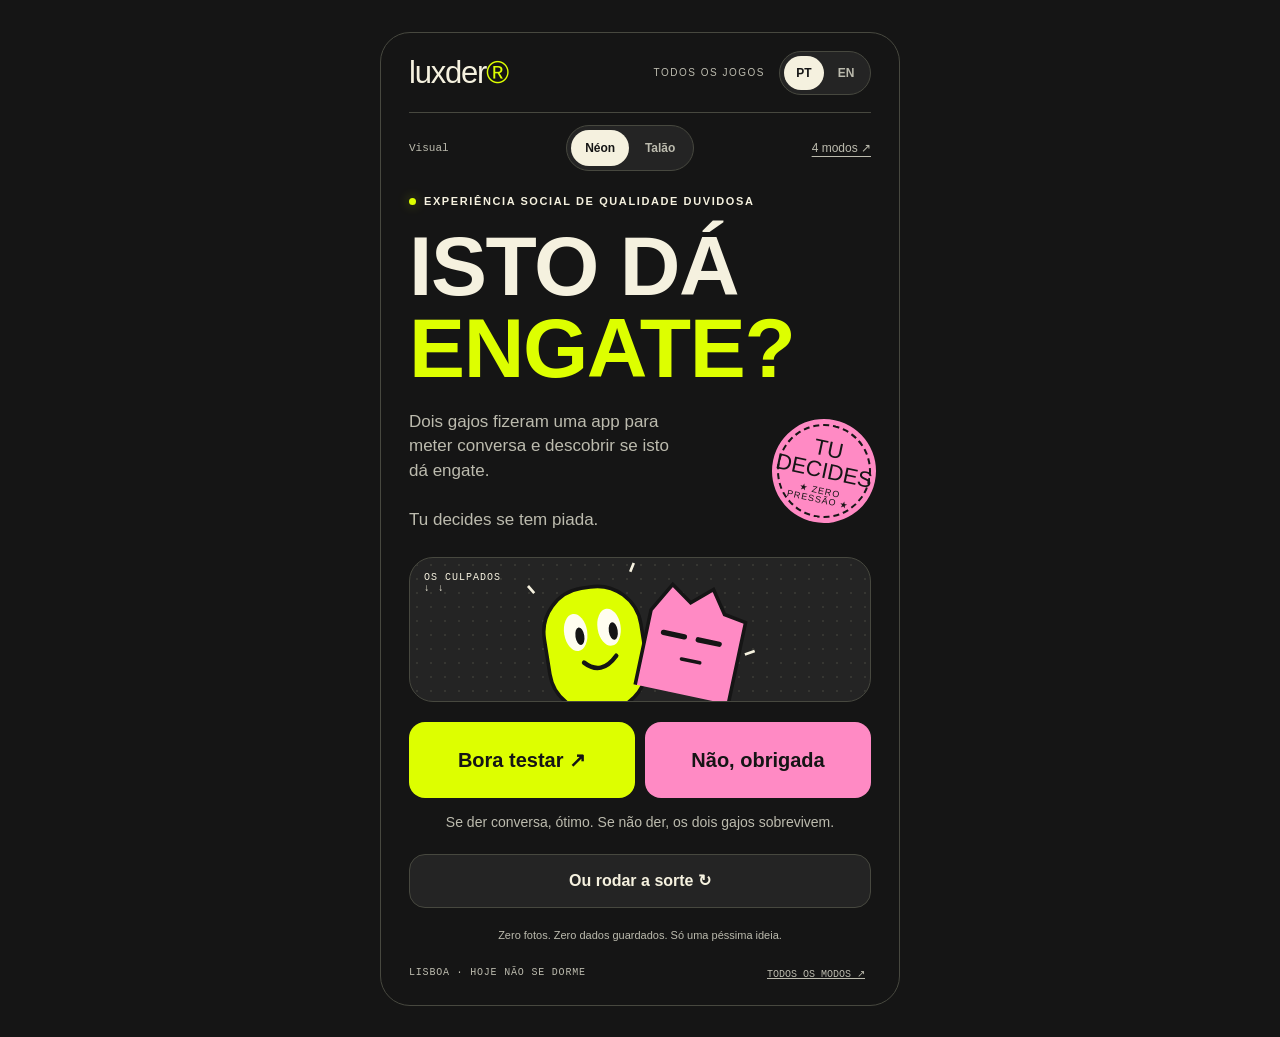
<file: source/luxder.html>
<!doctype html>
<html lang="pt">
<head>
<meta charset="utf-8">
<meta name="viewport" content="width=device-width, initial-scale=1, viewport-fit=cover">
<meta name="theme-color" content="#151515">
<meta name="apple-mobile-web-app-title" content="Luxder">
<meta name="description" content="Má app. Boa noite. Perguntas absurdas, desafios e compatibilidade na parvoíce. PT / EN.">
<link rel="icon" href="data:image/svg+xml,%3Csvg xmlns='http://www.w3.org/2000/svg' viewBox='0 0 80 80'%3E%3Crect width='80' height='80' rx='18' fill='%23ddff00'/%3E%3Ctext x='20' y='60' font-size='60' font-family='Arial' font-weight='900'%3El%3C/text%3E%3C/svg%3E">
<title>Luxder — Todos os jogos, uma app</title>
<style>
:root{--bg:#151515;--panel:#242424;--ink:#f5f1df;--muted:#bcbbae;--line:#47483f;--acid:#ddff00;--pink:#ff8ac4;--blue:#a9baff;--shadow:#000;--radius:24px;--display:Impact,'Arial Narrow','Arial Black',sans-serif}
*{box-sizing:border-box}body{margin:0;background:var(--bg);color:var(--ink);font-family:Arial,Helvetica,sans-serif;-webkit-tap-highlight-color:transparent}button,a{touch-action:manipulation}button{font:inherit;cursor:pointer}button:focus-visible,a:focus-visible{outline:3px solid var(--pink);outline-offset:5px}button:disabled{opacity:.35;cursor:default}button:active:not(:disabled){transform:translateY(3px)}button{transition:transform .12s}a{color:inherit}.shell{max-width:520px;margin:auto;padding:max(0px,env(safe-area-inset-top)) 20px max(24px,env(safe-area-inset-bottom));min-height:100svh}.top{height:83px;display:flex;align-items:center;justify-content:space-between;border-bottom:1px solid var(--line);gap:12px}.wordmark{border:0;padding:0;background:none;color:var(--ink);font-family:var(--display);font-size:31px;letter-spacing:-1.2px;text-transform:lowercase}.wordmark em{font-style:normal;color:var(--acid)}.top-right{display:flex;align-items:center;gap:14px}.edition{font-size:10px;text-transform:uppercase;letter-spacing:1.5px;color:var(--muted)}.lang{display:flex;background:var(--panel);padding:4px;border:1px solid var(--line);border-radius:30px;gap:2px}.lang button{border:0;border-radius:30px;background:transparent;color:var(--muted);min-width:40px;min-height:34px;font-weight:800;font-size:12px}.lang .selected{background:var(--ink);color:var(--bg)}main{padding-top:24px;animation:enter .2s ease}h1,h2,p{margin:0}h1,h2{font-family:var(--display);text-transform:uppercase;font-weight:900;letter-spacing:-1.4px;line-height:.98}h1{font-size:clamp(56px,15.5vw,84px)}h2{font-size:clamp(38px,10vw,56px)}.eyebrow{display:flex;align-items:center;gap:8px;font-size:11px;font-weight:800;letter-spacing:1.6px;text-transform:uppercase;margin-bottom:18px}.dot{width:7px;height:7px;border-radius:50%;background:var(--acid);box-shadow:0 0 12px #ddff0066}.accent{color:var(--acid)}.intro{position:relative}.intro h1{max-width:380px}.hero-bottom{display:flex;align-items:center;justify-content:space-between;gap:10px;margin:20px 0 24px}.lead{font-size:17px;line-height:1.45;max-width:280px;color:var(--muted)}.sticker{width:94px;height:94px;flex-shrink:0;border-radius:50%;background:var(--pink);color:#161616;transform:rotate(12deg);display:flex;flex-direction:column;justify-content:center;align-items:center;font-family:var(--display);font-size:22px;line-height:1;text-align:center;border:2px dashed #161616;box-shadow:0 0 0 5px var(--pink)}.sticker small{font-family:Arial;font-size:9px;letter-spacing:1px;margin-top:5px}.mascots{height:145px;border:1px solid var(--line);background:var(--panel);border-radius:var(--radius);position:relative;overflow:hidden;margin:18px 0 20px;display:flex;justify-content:center;align-items:flex-end}.mascots:before{content:'';position:absolute;inset:0;background-image:radial-gradient(var(--line) 1px,transparent 1px);background-size:14px 14px;opacity:.5}.mascots svg{width:240px;height:142px;z-index:1}.orbit{position:absolute;left:14px;top:14px;font:10px monospace;letter-spacing:1px}.orbit.right{display:none;left:auto;right:14px;top:auto;bottom:14px;text-align:right}.actions{display:grid;grid-template-columns:1fr 1fr;gap:10px}.btn{border:1px solid transparent;border-radius:16px;min-height:76px;padding:17px 16px;background:var(--acid);color:#151515;font-size:20px;font-weight:900;text-align:center;display:flex;align-items:center;justify-content:center;gap:10px;width:100%;line-height:1.12}.btn.pink{background:var(--pink)}.btn.secondary{background:var(--panel);border-color:var(--line);color:var(--ink)}.btn.white{background:var(--ink)}.btn.small{min-height:54px;font-size:16px}.btn.icon{min-height:46px;width:auto;padding:10px 14px}.game-link{margin:13px 0 0;min-height:77px;justify-content:space-between;text-align:left}.game-link span{display:block}.game-link small{display:block;font-weight:400;font-size:13px;color:var(--muted);margin-top:5px}.arrow{font-size:30px}.privacy{font-size:11px;line-height:1.5;color:var(--muted);text-align:center;margin-top:19px}.footer{display:flex;justify-content:space-between;gap:12px;font:10px monospace;letter-spacing:.8px;text-transform:uppercase;padding-top:23px;color:var(--muted)}.footer a{text-decoration:none;border-bottom:1px solid var(--line)}.sub{font-size:18px;line-height:1.4;color:var(--muted);margin:15px 0 22px}.backrow{display:flex;justify-content:space-between;align-items:center;margin:0 0 24px;gap:10px}.exit{background:none;border:0;color:var(--muted);padding:8px 0;font-size:13px;min-height:44px;text-decoration:underline;text-underline-offset:4px}.pill{display:inline-flex;align-items:center;gap:6px;padding:7px 10px;border:1px solid var(--line);border-radius:30px;font:10px monospace;text-transform:uppercase;letter-spacing:.7px}.options{display:grid;gap:11px;margin:22px 0}.option{text-align:left;justify-content:flex-start;background:var(--panel);color:var(--ink);border:1px solid var(--line);min-height:84px;font-size:20px}.option .ico{font-size:31px;min-width:44px}.option .chev{margin-left:auto;color:var(--muted);font-size:23px}.result-card{padding:25px 20px;background:var(--panel);border:1px solid var(--line);border-radius:var(--radius);margin:23px 0}.result-card h2{font-size:40px}.result-icon{font-size:76px;line-height:1.2;margin-bottom:15px}.caption{font:11px monospace;text-transform:uppercase;letter-spacing:1px;color:var(--muted);margin-bottom:12px}.huge{font-family:var(--display);font-size:108px;color:var(--acid);letter-spacing:-5px;line-height:1}.copy{font-size:21px;line-height:1.35;margin-top:15px}.stack{display:grid;gap:12px;margin-top:20px}.spaced{margin-top:22px}.tagline{font:12px monospace;line-height:1.5;color:var(--muted);margin-top:17px}.selection{display:flex;gap:8px;flex-wrap:wrap;margin:12px 0 22px}.chip{background:var(--panel);color:var(--ink);border:1px solid var(--line);min-height:53px;min-width:60px;border-radius:13px;padding:12px 14px;font-weight:800;font-size:16px}.chip.active{background:var(--acid);border-color:var(--acid);color:#151515}.label{font-size:12px;text-transform:uppercase;letter-spacing:1px;font-weight:800;margin-top:23px}.person{display:flex;align-items:center;justify-content:space-between;gap:8px;padding:12px 0;border-bottom:1px solid var(--line)}.person .name{font-weight:900;font-size:16px;min-width:80px}.gender{display:flex;gap:4px}.gender .chip{min-width:40px;min-height:45px;padding:9px;font-size:12px}.scoreboard{display:flex;gap:7px;margin-bottom:20px;overflow-x:auto}.score{flex:1;min-width:65px;border:1px solid var(--line);border-radius:14px;padding:10px 7px;text-align:center;background:var(--panel)}.score strong{display:block;font-family:var(--display);font-size:30px;color:var(--acid);margin-top:4px}.score span{display:block;font-size:11px;line-height:1.3}.turn{padding:13px 15px;border-radius:13px;background:var(--blue);color:#151515;font-size:17px;font-weight:900;margin:15px 0}.answers{display:grid;gap:10px;margin:20px 0}.answer{padding:16px;border:1px solid var(--line);border-radius:16px;background:var(--panel)}.answer b{font-size:12px;color:var(--acid);display:block;margin-bottom:8px}.answer p{font-size:19px;line-height:1.3}.timer{text-align:center;font-family:var(--display);font-size:120px;color:var(--acid);line-height:1;margin:20px 0}.track{height:7px;border-radius:4px;background:var(--line);overflow:hidden;margin:10px 0 23px}.track i{display:block;height:100%;background:var(--acid);transition:width 1s linear}.bike{width:100%;height:175px;color:var(--acid);display:block;overflow:visible;margin:8px 0}.bike .wheel{transform-box:fill-box;transform-origin:center;animation:spin 3s linear infinite}.prize{position:relative;border:1px solid var(--line);border-radius:var(--radius);padding:23px 18px;background:var(--panel);margin:20px 0;overflow:hidden}.prize:after{content:'★';position:absolute;right:20px;top:14px;color:var(--pink);font-size:45px}.confetti{position:fixed;pointer-events:none;inset:0;overflow:hidden;z-index:9}.confetti i{position:absolute;width:9px;height:17px;animation:fall 1.5s ease-in forwards}.sr-only{position:absolute;width:1px;height:1px;clip:rect(0,0,0,0);overflow:hidden}.receipt .shell{background:#f4efdf;color:#27271f;border-inline:1px solid #58584f;--bg:#f4efdf;--ink:#27271f;--panel:#eae4d3;--muted:#636355;--line:#c2beac;--acid:#bd3823;--pink:#dad99c;--blue:#c5d2c7;--radius:3px;--display:'Courier New',monospace;box-shadow:0 20px 70px #0006}.receipt{background:#30342c}.receipt .top{border-bottom:2px dashed var(--line)}.receipt h1{font-size:clamp(47px,12vw,64px);letter-spacing:-3.5px}.receipt h2{letter-spacing:-2px;font-size:38px}.receipt .wordmark{font-weight:900;font-size:27px}.receipt .edition{font-family:monospace}.receipt .btn{border-radius:3px;font-family:monospace;text-transform:uppercase;font-size:18px}.receipt .btn:not(.secondary):not(.pink):not(.white){color:#fff}.receipt .chip.active{color:#fff}.receipt .sticker{border-radius:3px;background:transparent;box-shadow:none;color:var(--acid);border:3px solid var(--acid);font-weight:900;transform:rotate(-10deg);font-size:21px}.receipt .mascots{border-block:2px dashed var(--line);border-inline:0;background:none}.receipt .eyebrow,.receipt .label,.receipt .sub,.receipt .privacy{font-family:monospace}.receipt .lead{font-family:monospace;font-size:16px}.receipt .option,.receipt .answer,.receipt .score,.receipt .chip,.receipt .turn{border-radius:3px}.receipt .huge{font-weight:900;font-size:88px}.receipt .prize{border:2px dashed var(--line)}.receipt .footer{border-top:2px dashed var(--line);margin-top:24px}.receipt .dot{box-shadow:none}.receipt .lang .selected{background:#27271f;color:#fff}.receipt .result-icon{filter:grayscale(1)}.receipt .hero-bottom{margin-top:17px}.receipt .mascots svg{filter:grayscale(.85)}.receipt .bike{color:var(--acid)}@keyframes enter{from{opacity:.5;transform:translateY(5px)}to{opacity:1;transform:none}}@keyframes spin{to{transform:rotate(360deg)}}@keyframes fall{from{transform:translateY(-20px) rotate(0)}to{transform:translateY(110vh) rotate(550deg);opacity:0}}@media(min-width:760px){body{padding:32px 0}.shell{border:1px solid var(--line);border-radius:30px;padding-inline:28px;min-height:840px}.receipt .shell{border-radius:0}.top{height:80px}}@media(max-width:360px){.shell{padding-inline:14px}.edition{display:none}.gender .chip{padding:7px}.person .name{min-width:70px}}@media(prefers-reduced-motion:reduce){*,*:before,*:after{animation:none!important;transition:none!important}}
.mode-menu{display:grid;gap:13px;margin:24px 0}.mode-card{border:0;border-radius:22px;padding:22px 18px;min-height:114px;display:flex;align-items:center;gap:15px;text-align:left;color:#161616}.mode-card strong{display:block;font-size:24px;line-height:1.1;letter-spacing:-.6px}.mode-card small{display:block;font-size:13px;margin-top:9px;line-height:1.3}.mode-number{align-self:flex-start;font:11px monospace}.mode-symbol{font-size:42px;margin-left:auto}.mode-card.game{background:#ddff00}.mode-card.love{background:#ffa5c9;border-radius:42px 16px 42px 16px}.mode-card.convince{background:#b7b0ff;border:3px solid #d8d3ff;box-shadow:4px 4px 0 #5b4dd0}.mode-card.grill{background:#ffd69c;border-radius:3px;border-bottom:5px double #5a421f}.mode-art{display:flex;align-items:center;justify-content:space-between;border:1px solid var(--line);background:var(--panel);padding:8px 15px;margin:0 0 23px;overflow:hidden;position:relative}.mode-art svg{height:108px;width:190px;max-width:67%;flex:none}.mode-art span{font:10px monospace;letter-spacing:1.4px;writing-mode:vertical-rl}.mode-art.game{color:var(--acid);border-radius:20px;background-image:repeating-linear-gradient(45deg,transparent 0 8px,#ffffff07 8px 10px)}.mode-art.love{border-radius:65px 18px;color:var(--acid);background-image:radial-gradient(circle at 70% 40%,#ff8cb530,transparent 60%)}.mode-art.convince{color:var(--acid);border:3px solid var(--acid);border-radius:5px;box-shadow:6px 6px 0 var(--line)}.mode-art.grill{color:var(--acid);border-block:2px dashed var(--line);border-inline:0;background:repeating-linear-gradient(0deg,transparent 0 21px,var(--line) 21px 22px)}
body[data-mode="love"] .shell{--bg:#25121d;--panel:#381e2c;--ink:#ffeff5;--muted:#d4aebf;--line:#754359;--acid:#ffa5c9;--pink:#dcc6ff;--blue:#ffbbd4;color:var(--ink);background:var(--bg)}body[data-mode="love"] .result-card,body[data-mode="love"] .option{border-radius:28px 10px 28px 10px}body[data-mode="love"] h2{font-family:Georgia,serif;text-transform:none;letter-spacing:-1.6px;font-size:42px;font-weight:500}body[data-mode="love"] .eyebrow{letter-spacing:1.5px}body[data-mode="love"] .huge{font-family:Georgia,serif;font-size:76px;font-weight:400;letter-spacing:-4px}
body[data-mode="convince"] .shell{--bg:#231a56;--panel:#312667;--ink:#fbf5ff;--muted:#c7bdec;--line:#695caa;--acid:#d5c4ff;--pink:#ffbf9f;--blue:#aee7e0;color:var(--ink);background:var(--bg)}body[data-mode="convince"] .btn{border-radius:7px;border:2px solid var(--line);box-shadow:3px 3px 0 #09051d}body[data-mode="convince"] h2{font-family:'Arial Black',Arial,sans-serif;font-size:35px;line-height:1.06;text-transform:none;letter-spacing:-1px}.speech-clock{display:flex;align-items:center;gap:14px;margin:10px 0 20px;color:var(--acid)}.speech-clock span:first-child{font-family:var(--display);font-size:62px;line-height:1}.speech-clock span:last-child{font:12px monospace;max-width:110px;line-height:1.4}
body[data-mode="grill"] .shell{--bg:#201b13;--panel:#30281a;--ink:#fff4dc;--muted:#d2bea0;--line:#6c5739;--acid:#ffd69c;--pink:#c3d8bb;--blue:#ffd69c;color:var(--ink);background:var(--bg)}body[data-mode="grill"] h2{font-family:'Courier New',monospace;font-size:34px;text-transform:none;letter-spacing:-1.5px;line-height:1.04}body[data-mode="grill"] .option,body[data-mode="grill"] .result-card,body[data-mode="grill"] .btn{border-radius:3px}.dossier{padding:21px 17px;border-left:5px solid var(--acid);border-block:1px dashed var(--line);background:var(--panel);margin:20px 0}.dossier span{font:26px monospace;color:var(--acid)}.dossier p{font-size:22px;line-height:1.4}.avatar-grid{display:grid;grid-template-columns:1fr 1fr;gap:12px}.avatar-card{padding:18px 9px;background:var(--panel);border:1px solid var(--line);border-radius:30px;text-align:center;min-width:0}.avatar-card svg{width:100%;height:auto;max-width:140px}.avatar-card strong{display:block;font-size:17px;line-height:1.2}.avatar-card small{display:block;font-size:12px;line-height:1.5;color:var(--muted);margin-top:12px}.match-card{padding:24px 19px;border:1px solid var(--line);background:var(--panel);border-radius:24px}.match-title{font-size:22px;letter-spacing:1px;font-weight:900;color:var(--acid);margin-bottom:13px}.match-card .copy{font-size:20px}.receipt[data-mode="love"] .shell{--bg:#fff0f2;--panel:#f7dce4;--ink:#4a172c;--muted:#714253;--line:#c38da1;--acid:#9b2555;--pink:#e6cfed;--blue:#efb5c9}.receipt[data-mode="convince"] .shell{--bg:#eeebff;--panel:#dcd5fb;--ink:#2d2060;--muted:#57477c;--line:#9d8dcd;--acid:#5d3c9c;--pink:#f3c9b4;--blue:#b9d8ca}.receipt[data-mode="grill"] .shell{--bg:#f7ecd8;--panel:#eadcc0;--ink:#38270f;--muted:#705937;--line:#b69c75;--acid:#845012;--pink:#d4dfc1;--blue:#e8c690}.receipt .mode-card{border-radius:3px}.receipt[data-mode="grill"] .mode-art{background:repeating-linear-gradient(0deg,transparent 0 21px,#b69c7538 21px 22px)}.receipt[data-mode="love"] .mode-art{border-radius:50px 3px}.receipt[data-mode="convince"] .mode-art{box-shadow:5px 5px 0 var(--line)}h2,.copy,.mode-card strong{overflow-wrap:anywhere}body[data-mode="love"] .wordmark,body[data-mode="grill"] .wordmark,body[data-mode="convince"] .wordmark{color:var(--ink)}@media(max-width:360px){.mode-card{padding:18px 12px;gap:9px}.mode-card strong{font-size:22px}.mode-symbol{font-size:32px}.mode-art svg{height:94px}body[data-mode="love"] h2{font-size:36px}}

.themebar{display:flex;align-items:center;justify-content:space-between;gap:8px;padding-top:12px}.themebar>span{font:11px monospace;color:var(--muted)}.themebar .lang button{padding:8px 13px;min-height:36px;min-width:58px}.themebar .exit{font-size:12px}.wheel-cta{background:linear-gradient(110deg,#ddff00,#ffa5c9 48%,#b7b0ff);color:#171717;border:0;margin:22px 0 0;min-height:86px;font-size:23px}.wheel-cta small{color:#252525}.wheel-stage{position:relative;width:min(100%,290px);margin:24px auto 26px;padding:12px}.fortune-wheel{position:relative;width:100%;aspect-ratio:1;border-radius:50%;border:6px solid var(--ink);background:conic-gradient(from -45deg,#ddff00 0deg 90deg,#ffa5c9 90deg 180deg,#b7b0ff 180deg 270deg,#ffd69c 270deg 360deg);box-shadow:0 0 0 5px var(--line),0 12px 0 #0003;color:#191919}.wheel-pointer{position:absolute;z-index:2;left:50%;top:-11px;transform:translateX(-50%);color:var(--ink);font-size:40px;text-shadow:0 2px 2px #0007}.sector{position:absolute;text-align:center;font-size:26px;font-weight:900;line-height:1.2}.s0{top:14px;left:50%;transform:translateX(-50%)}.s1{right:14px;top:50%;transform:translateY(-50%) rotate(90deg)}.s2{bottom:14px;left:50%;transform:translateX(-50%) rotate(180deg)}.s3{left:14px;top:50%;transform:translateY(-50%) rotate(270deg)}.wheel-hub{position:absolute;left:50%;top:50%;transform:translate(-50%,-50%);width:58px;height:58px;border:4px solid var(--ink);background:var(--bg);color:var(--ink);border-radius:50%;display:grid;place-items:center;font-size:34px;font-weight:900}.fortune-wheel.spinning{animation:fortune-spin var(--duration) cubic-bezier(.12,.64,.15,1) var(--delay) both!important}.wheel-choices{display:grid;gap:8px;grid-template-columns:1fr 1fr}.wheel-choices .chip{font-size:14px;text-align:left;line-height:1.3;min-width:0;padding:13px 10px}.wheel-result{padding:20px;margin-top:20px;border:2px solid var(--acid);border-radius:18px;background:var(--panel)}.wheel-result h2{font-size:36px}.receipt .wheel-cta{border-radius:3px}.receipt .wheel-result{border-radius:3px}.footer button{font:10px monospace;background:none;border:0;color:var(--muted);text-transform:uppercase;cursor:pointer;text-decoration:underline}.receipt .btn.wheel-cta{color:#171717}@keyframes fortune-spin{from{transform:rotate(0deg)}to{transform:rotate(var(--angle))}}@media(prefers-reduced-motion:reduce){.fortune-wheel.spinning{animation:none!important;transform:rotate(var(--angle))!important}}

.binary-preview{display:flex;align-items:center;justify-content:center;gap:15px;margin:25px 0}.binary-preview span{padding:20px;border:2px solid var(--acid);font-size:28px;text-align:center}.binary-preview b{font-size:11px;color:var(--muted)}.grill-steps{display:flex;gap:6px;margin:20px 0}.grill-steps i{height:7px;flex:1;background:var(--line);border-radius:4px}.grill-steps .lit{background:var(--acid)}.binary-options{display:grid;grid-template-columns:1fr 1fr;gap:12px;margin:25px 0}.binary-option{padding:20px 14px;min-height:240px;display:flex;flex-direction:column;align-items:center;justify-content:center;gap:20px;border:2px solid var(--line);background:var(--panel);color:var(--ink);font:800 21px/1.15 Arial;text-align:center}.binary-option:nth-child(2){border-radius:40px 5px 40px 5px;border-color:var(--acid)}.binary-icon{font-size:64px;line-height:1.1}.binary-option small{font:12px monospace;color:var(--acid);margin-top:auto}.glitch-layer{position:fixed;inset:0;background:#09090ee8;z-index:100;display:grid;place-items:center;padding:20px;overflow:auto;backdrop-filter:blur(5px)}.glitch-card{width:100%;max-width:400px;background:#22212b;color:#fff2de;border:3px solid #ffa5c9;padding:25px;box-shadow:9px 9px 0 #b7b0ff;font-family:Arial}.glitch-card h2{font-size:45px;font-family:Impact,'Arial Black',sans-serif;line-height:1;text-transform:uppercase;color:#ddff00}.glitch-card p{font-size:23px;line-height:1.25;margin:18px 0}.glitch-card small{display:block;font-size:14px;line-height:1.4;color:#d7cde2;margin-bottom:20px}.glitch-card .caption{color:#ffa5c9}.glitch-card .btn{background:#ddff00;color:#141414}.glitch-face{font:70px monospace;color:#ffa5c9;margin:20px 0}.glitch-layer .btn:focus-visible{outline:3px solid #fff;outline-offset:5px}@media(max-width:360px){.binary-option{font-size:18px;padding:17px 9px;min-height:220px}.binary-icon{font-size:51px}}

</style>
</head>
<body class="neon">
<div class="shell"><header class="top"><button class="wordmark" data-action="home" aria-label="Luxder">luxder<em>®</em></button><div class="top-right"><span class="edition" id="edition"></span><nav class="lang" aria-label="Language"><button data-action="lang" data-value="pt" id="pt">PT</button><button data-action="lang" data-value="en" id="en">EN</button></nav></div></header><div id="theme-controls"></div><main id="app"></main><footer class="footer"><span id="footer-note"></span><button id="other" data-action="modes"></button></footer></div><div class="confetti" aria-hidden="true" id="confetti"></div>
<script>
'use strict';
let theme='neon';
let prizeOwner='tester';
let lang='pt',screen='home',timer=null,remaining=8,running=false,clockEnd=0;
let tester={choice:0,bugs:0,duo:[],penalty:0}, setup={count:3,format:'solo',solo:0,pair:0,length:1,genders:['m','f','f','m']},game=null;
const $=s=>document.querySelector(s), t=(pt,en)=>lang==='pt'?pt:en, pick=a=>a[Math.floor(Math.random()*a.length)], esc=s=>String(s).replace(/[&<>"']/g,c=>({'&':'&amp;','<':'&lt;','>':'&gt;','"':'&quot;',"'":'&#39;'}[c]));
const animals=[['🦆','Pato perdido','Lost duck','Sabe onde é o bar. Perdeu-se a caminho.','Knows where the bar is. Got lost on the way.'],['🤖','Robot a 2%','Robot at 2%','Atualização disponível. Personalidade não incluída.','Update available. Personality sold separately.'],['🐈','Gato que julga o DJ','DJ-judging cat','Nunca ouviu esta música. Já preferia a anterior.','Never heard this track. Already prefers the last one.']];
const penalties=[
[['Dança como um pato durante 5 segundos. O outro faz de lago.','Dance like a duck for 5 seconds. Your friend is the pond.'],['Apresenta o teu amigo como um eletrodoméstico de luxo.','Introduce your friend as a luxury kitchen appliance.'],['Pede desculpa à pista por todos os teus passos de dança.','Apologise to the dance floor for every move you have made.']],
[['Narra 8 segundos desta noite como um documentário sobre pombos.','Narrate 8 seconds of tonight as a pigeon documentary.'],['Defende em tribunal o direito a dançar completamente fora do ritmo.','Defend the legal right to dance completely off beat.'],['Faz uma declaração de amor ao teu próprio cotovelo. Muito séria.','Declare your love for your own elbow. Completely seriously.']],
[['Os dois fazem um anúncio de perfume chamado «Último Metro».','Both of you perform an advert for a perfume called “Last Train”.'],['Os dois recebem o Óscar de pior app. Discurso de 8 segundos.','Both of you accept the Oscar for worst app. An 8-second speech.'],['Um é uma bicicleta. O outro é o GPS. Façam uma viagem sem sair do sítio.','One is a bicycle. The other is the GPS. Travel without moving.']]
];
const questions=[
{q:['O segurança pergunta a tua profissão. És…','The bouncer asks what you do. You are…'],a:[['🕵️','Inspetor de vibes','Vibe inspector'],['🧊','Psicólogo de cubos de gelo','Ice cube therapist'],['🪩','Estagiário de bola de espelhos','Disco ball intern']]},
{q:['Abres um clube para pombos. Como se chama?','You open a club for pigeons. What is it called?'],a:[['🍞','Pão Panorama','Bread Zeppelin'],['🐦','Bico Frágil','Beak Boutique'],['💿','Coo-Chella','Coo-Chella']]},
{q:['O DJ desapareceu. Salvas a noite com…','The DJ has vanished. You save the night with…'],a:[['📞','A música de espera das Finanças','Tax office hold music'],['🫖','Um solo de chaleira','A kettle solo'],['🚇','«Próxima estação: Intendente»','“Next station: Intendente”']]},
{q:['Qual é o teu superpoder inútil às 5h?','What is your useless 5 am superpower?'],a:[['🧦','Encontrar a outra meia','Finding the other sock'],['🔮','Prever a música que já acabou','Predicting the previous song'],['🗣️','Falar fluentemente com bengaleiros','Speaking fluent cloakroom']]},
{q:['A bicicleta do prémio vem com…','The prize bicycle comes with…'],a:[['🦆','Um pato como copiloto','A duck co-pilot'],['🎙️','GPS com voz de ex desiludido','Disappointed-ex voice navigation'],['🪩','Pedais que só funcionam com techno','Techno-powered pedals']]}
];
const challenges=[['Faz de DJ que acabou de perceber que a pen tem só receitas de bacalhau.','Be a DJ who just realised the USB only contains cod recipes.'],['És um robô a tentar convencer o segurança de que és humano.','You are a robot trying to convince the bouncer you are human.'],['Dança como uma impressora sem papel.','Dance like a printer that has run out of paper.'],['Faz de bola de espelhos com uma crise de identidade.','Be a disco ball having an identity crisis.'],['Apresenta a previsão do tempo para dentro de uma discoteca.','Present the weather forecast for the inside of a nightclub.'],['Faz uma entrada triunfal. Tens medo de confettis.','Make a grand entrance. You are terrified of confetti.']];
const pitches=[['Vende uma bicicleta sem rodas a um DJ.','Sell a bicycle with no wheels to a DJ.'],['Inventa o slogan de um perfume chamado «Fila do Bar».','Invent a slogan for a perfume called “Bar Queue”.'],['Dá um discurso de campanha para presidente do bengaleiro.','Give a campaign speech for president of the cloakroom.'],['Explica por que motivo o teu cotovelo devia ser cabeça de cartaz.','Explain why your elbow should headline tonight.']];
let quiz={turn:0,q:0,answers:[[],[]]};
const quizQuestions=[
 {q:['O teu animal interior às 5 da manhã?','Your inner animal at 5 am?'],a:[['🦆','Pato com uma missão','Duck on a mission'],['🤖','Robot em modo avião','Robot on airplane mode'],['🐈','Gato que sabe demais','Cat who knows too much']]},
 {q:['Só podes levar uma coisa para Marte.','You can take one thing to Mars.'],a:[['🥐','Pastel de nata tático','Tactical custard tart'],['🪩','Bola de espelhos portátil','Portable disco ball'],['🧦','Uma meia com ambição','One ambitious sock']]},
 {q:['A tua estratégia quando tudo falha?','Your strategy when everything fails?'],a:[['🕺','Dançar como se fosse o plano','Dance like that was the plan'],['🛸','Culpar Mercúrio retrógrado','Blame Mercury retrograde'],['🎤','Dar uma conferência de imprensa','Hold a press conference']]}
];
function quizAvatar(a,index){const color=['#ddff00','#ff8ac4','#a6dce8','#ffd69c'][index],head=[`<path d="M37 45q0-26 33-26t33 26v27H37" fill="${color}"/><path d="M86 51l29 10-28 11z" fill="#ff9a45"/><circle cx="77" cy="45" r="4" fill="#171717"/>`,`<rect x="33" y="24" width="72" height="62" rx="15" fill="${color}"/><path d="M68 24V12m-9 0h18" stroke="${color}" stroke-width="5"/><rect x="45" y="44" width="13" height="13" rx="3" fill="#171717"/><rect x="79" y="44" width="13" height="13" rx="3" fill="#171717"/><path d="M51 71h35" stroke="#171717" stroke-width="4"/>`,`<path d="M35 52l-3-34 25 15h24l25-15-3 34q12 39-34 39T35 52" fill="${color}"/><path d="M45 53h18m13 0h18M63 72h13" stroke="#171717" stroke-width="4" stroke-linecap="round"/>`][a[0]];return `<svg viewBox="0 0 140 160" width="140" height="160" style="max-width:100%;height:auto" role="img" aria-label="${t(quizQuestions[0].a[a[0]][1],quizQuestions[0].a[a[0]][2])}"><path d="M35 151V110q0-32 34-32t34 32v41" fill="${color}" stroke="#171717" stroke-width="3"/>${head}<text x="85" y="132" font-size="36">${quizQuestions[1].a[a[1]][0]}</text><text x="10" y="148" font-size="27">${quizQuestions[2].a[a[2]][0]}</text></svg>`}
// Every pair is authored in Portuguese and English. No remote content or AI calls.
const convincePrompts = [
['Os patos deviam controlar o trânsito.','Ducks should control traffic.'],
['Um pastel de nata é uma unidade de tempo.','A custard tart is a unit of time.'],
['A melhor declaração de amor é emprestar um carregador.','The best declaration of love is lending someone a charger.'],
['Os elevadores precisam de DJ residente.','Lifts need a resident DJ.'],
['Uma bicicleta sem rodas é um ginásio emocional.','A bicycle without wheels is an emotional gym.'],
['O teu cotovelo merece um documentário.','Your elbow deserves a documentary.'],
['Os pombos são drones com contrato sem termo.','Pigeons are drones with permanent contracts.'],
['A fila do bar devia dar créditos universitários.','The bar queue should earn university credits.'],
['Um date no supermercado devia ter passadeira vermelha.','A supermarket date deserves a red carpet.'],
['As meias desaparecidas fundaram uma civilização.','Missing socks founded a civilisation.'],
['O techno é uma máquina de lavar com ambição.','Techno is a washing machine with ambition.'],
['A lua devia pagar condomínio.','The moon should pay building maintenance fees.'],
['O despertador devia pedir consentimento.','Alarm clocks should ask for consent.'],
['A sopa é um smoothie com um cargo importante.','Soup is a smoothie with an important job.'],
['O silêncio constrangedor merece um aplauso.','Awkward silence deserves applause.'],
['Todos os táxis deviam ter um botão de confettis.','Every taxi should have a confetti button.'],
['Uma torradeira pode ser uma excelente conselheira amorosa.','A toaster can be an excellent love adviser.'],
['Os semáforos são festas com uma péssima seleção musical.','Traffic lights are parties with terrible music.'],
['Devia haver férias para recuperar de férias.','We need holidays to recover from holidays.'],
['A sesta devia ser modalidade olímpica.','Napping should be an Olympic sport.'],
['O primeiro encontro ideal inclui observar uma rotunda.','The ideal first date includes watching a roundabout.'],
['O bengaleiro sabe demais e precisa de proteção de testemunhas.','The cloakroom knows too much and needs witness protection.'],
['Um guardanapo dobrado é arquitetura.','A folded napkin is architecture.'],
['O arroz doce devia ter direito de voto.','Rice pudding should have voting rights.'],
['A tua dança precisa de legendas.','Your dancing needs subtitles.'],
['As plantas fazem gossip quando saímos de casa.','Plants gossip when we leave the house.'],
['Uma sardinha seria uma ótima ministra do mar.','A sardine would make an excellent minister of the sea.'],
['Um abraço devia vir com instruções de montagem.','A hug should come with assembly instructions.'],
['A melhor app de dating é a meteorologia.','The best dating app is the weather forecast.'],
['Os caracóis chegam atrasados por princípio.','Snails are late on principle.'],
['Uma discoteca às 6h devia servir pequeno-almoço na pista.','At 6 am, clubs should serve breakfast on the dance floor.'],
['O pão de alho é uma linguagem do amor.','Garlic bread is a love language.'],
['O sinal de Wi-Fi devia aparecer nas árvores.','Wi-Fi bars should grow on trees.'],
['Os chinelos são sapatos em teletrabalho.','Slippers are shoes working from home.'],
['Uma gaivota roubou-te o plano de negócios.','A seagull stole your business plan.'],
['O DJ devia aceitar pedidos por pombo-correio.','DJs should accept requests by carrier pigeon.'],
['Uma conversa sobre batatas pode salvar um date.','A conversation about potatoes can save a date.'],
['O gelo está a fazer uma greve silenciosa no teu copo.','The ice in your glass is on a silent strike.'],
['Os gatos inventaram as reuniões que podiam ser emails.','Cats invented meetings that could have been emails.'],
['Todas as desculpas deviam rimar.','Every apology should rhyme.'],
['Uma bola de espelhos é um sol com vida social.','A disco ball is a sun with a social life.'],
['A pessoa que desenha rotundas é secretamente um coreógrafo.','The person designing roundabouts is secretly a choreographer.'],
['O metro fechado é um escape room demasiado convincente.','A closed metro is an overly convincing escape room.'],
['Os guarda-chuvas deviam ter nomes de artistas.','Umbrellas should have stage names.'],
['Uma salada russa precisa de passaporte.','A Russian salad needs a passport.'],
['A tua playlist é um currículo emocional.','Your playlist is an emotional CV.'],
['As escadas rolantes são passadeiras de moda gratuitas.','Escalators are free fashion runways.'],
['Um polvo resolveria a fila do bar.','An octopus would solve the bar queue.'],
['O meu casaco tem mais planos para esta noite do que eu.','My jacket has more plans for tonight than I do.'],
['Devia haver um prémio para a melhor saída discreta.','There should be an award for the best discreet exit.'],
['O brunch é um pequeno-almoço que perdeu o autocarro.','Brunch is breakfast that missed the bus.'],
['As nuvens estão só a experimentar penteados.','Clouds are just trying out hairstyles.'],
['A melhor viagem de casal é até à máquina de snacks.','The best couples trip is to the snack machine.'],
['Um pato de borracha pode ser capitão de um cruzeiro.','A rubber duck can captain a cruise ship.'],
['O botão de soneca é o verdadeiro chefe de família.','The snooze button is the real head of the household.'],
['Os espelhos deviam dar conselhos sobre horários.','Mirrors should give scheduling advice.'],
['Um bom date merece comentários de futebol.','A good date deserves football commentary.'],
['O bacalhau tem demasiados disfarces para ser inocente.','Cod has too many disguises to be innocent.'],
['O micro-ondas devia anunciar os pratos como um maître.','Microwaves should announce dishes like a maître d’.'],
['Uma bicicleta ciumenta faz mais barulho nas curvas.','A jealous bicycle squeaks louder on corners.'],
['As filas deviam ter intervalos publicitários.','Queues should have advertising breaks.'],
['Uma almofada devia poder pedir um dia de folga.','A pillow should be allowed to request a day off.'],
['O melhor elogio é «confio-te a minha última batata frita».','The best compliment is “I trust you with my last chip”.'],
['O teu frigorífico está a ensaiar para uma banda.','Your fridge is rehearsing for a band.'],
['Um autocarro vazio devia ser uma discoteca móvel.','An empty bus should become a mobile disco.'],
['Todas as cartas de amor precisam de um mapa.','Every love letter needs a map.'],
['Os cogumelos parecem guarda-chuvas de uma aldeia organizada.','Mushrooms look like umbrellas in a well-organised village.'],
['A palavra «obviamente» devia resolver discussões de trânsito.','The word “obviously” should settle traffic disputes.'],
['Uma esponja tem o melhor currículo de limpeza emocional.','A sponge has the best emotional-cleaning CV.'],
['O amor à primeira vista precisa de óculos de leitura.','Love at first sight needs reading glasses.'],
['As gaivotas deviam pagar pelos concertos que interrompem.','Seagulls should pay for the concerts they interrupt.'],
['Uma pizza quadrada é uma tese contra o sistema.','A square pizza is a thesis against the system.'],
['O romantismo atingiu o auge com a extensão elétrica.','Romance peaked with the extension lead.'],
['Uma estátua deve receber comissão pelas selfies.','Statues should earn commission on selfies.'],
['O teu nome de DJ devia ser um erro de autocorretor.','Your DJ name should be an autocorrect mistake.'],
['As batatas fritas são talheres com autoestima.','Chips are cutlery with self-esteem.'],
['O beijo de boa noite devia ser substituível por um high-five épico.','A goodnight kiss should be replaceable with an epic high-five.'],
['Uma biblioteca de discoteca emprestaria desculpas.','A nightclub library would lend excuses.'],
['Os bancos de jardim são terapeutas a tempo inteiro.','Park benches are full-time therapists.'],
['Uma bússola precisa de terapia quando se apaixona.','A compass needs therapy when it falls in love.'],
['Os carrosséis são aulas de condução para sonhadores.','Carousels are driving lessons for dreamers.'],
['A última azeitona deve ser decidida por debate parlamentar.','The last olive should be decided by parliamentary debate.'],
['Um date com um fantasma teria menos ghosting.','Dating a ghost would involve less ghosting.'],
['As bicicletas deviam buzinar elogios.','Bicycle bells should ring out compliments.'],
['O chão da pista merece férias nas Caraíbas.','The dance floor deserves a Caribbean holiday.'],
['Uma mala de viagem tem mais histórias do que um podcast.','A suitcase has more stories than a podcast.'],
['Os pepinos são courgettes que escolheram outra carreira.','Cucumbers are courgettes that chose a different career.'],
['O Cupido devia trocar o arco por uma máquina de senhas.','Cupid should swap the bow for a ticket machine.'],
['Um casal que monta uma tenda merece um diploma.','A couple who assemble a tent deserve a diploma.'],
['Os pinguins já vêm vestidos para o melhor date.','Penguins are already dressed for the perfect date.'],
['Uma máquina de café podia presidir ao Parlamento.','A coffee machine could chair Parliament.'],
['O vento é um cabeleireiro sem licença.','Wind is an unlicensed hairdresser.'],
['Uma discussão sobre ananás na pizza devia acabar em dança.','A pineapple-on-pizza argument should end in a dance.'],
['Os sinais de saída são conselheiros de vida.','Exit signs are life coaches.'],
['Uma escova de dentes devia ter um nome de super-herói.','A toothbrush should have a superhero name.'],
['O melhor pedido de casamento é uma proposta de dividir sobremesa.','The best marriage proposal is an offer to split dessert.'],
['Uma torrada caída está só a tentar mudar de perspetiva.','Fallen toast is just trying to change perspective.'],
['Os patos ao luar são a melhor terapia de casal.','Moonlit ducks are the best couples therapy.'],
['A felicidade eterna cabe no cesto de uma bicicleta.','Everlasting happiness fits in a bicycle basket.'],
['Esta app devia ganhar o Nobel da Conversa Fiada.','This app deserves the Nobel Prize for Small Talk.']
];
const moreQuestions=[
['A vossa primeira empresa falida vende…','Your first failed business sells…','🫧','Ar de discoteca em frasco','Bottled nightclub air','🦆','Seguros para patos','Duck insurance','🧦','Meias por assinatura emocional','Emotional sock subscriptions'],
['A tua campanha para presidente da pista promete…','Your dance-floor presidential campaign promises…','🪩','Techno a meio gás','Half-speed techno','🧃','Sumo no bengaleiro','Cloakroom juice','🛋️','Sofás no refrão','Sofas during the chorus'],
['Um alien pede uma tradição portuguesa. Mostras…','An alien asks for a Portuguese tradition. You show…','☕','Discutir o café','Debating coffee','🚌','Correr por um autocarro parado','Chasing a stationary bus','🥐','Proteger o último pastel','Protecting the last custard tart'],
['A tua autobiografia chama-se…','Your autobiography is called…','🗺️','Era já ali','It Was Just Round the Corner','⏰','Só mais cinco minutos','Just Five More Minutes','🎧','Eu conhecia esta versão','I Knew This Version'],
['És obrigado a inventar um feriado. Celebras…','You must invent a holiday. You celebrate…','🧦','A meia reencontrada','The reunited sock','🪑','A cadeira livre','The empty chair','🔋','100% de bateria','100% battery'],
['O teu pato chega atrasado ao date. A desculpa?','Your duck is late for the date. Its excuse?','🌊','Trânsito na lagoa','Pond traffic','🍞','Reunião com uma baguete','Meeting with a baguette','🦆','Confundiu os patos','Got its ducks mixed up'],
['Se esta noite fosse um eletrodoméstico…','If tonight were an appliance…','🌀','Centrifugação sem tampa','Spin cycle with no lid','🍞','Torradeira filosófica','Philosophical toaster','❄️','Frigorífico sociável','Sociable fridge'],
['Levas um prémio por…','You win an award for…','🕺','Dançar sem instruções','Dancing without instructions','🫡','Cumprimentar desconhecidos errados','Greeting the wrong strangers','🧊','Salvar um cubo de gelo','Rescuing an ice cube'],
['A tua mansão imaginária tem…','Your imaginary mansion has…','🦆','Piscina exclusiva para patos','A duck-only pool','🛗','Elevador horizontal','A horizontal lift','🥔','Museu da batata','A potato museum'],
['O pior nome para um perfume romântico?','The worst romantic perfume name?','🚌','Último Autocarro','Last Bus','🧅','Cebola Selvagem','Wild Onion','📋','Comprovativo de Morada','Proof of Address'],
['Uma lei absurda para o primeiro date…','One absurd first-date law…','🎤','Apresentações cantadas','Sung introductions','🧀','Queijo obrigatório','Mandatory cheese','🧭','Mapa do tesouro','A treasure map'],
['O teu animal de apoio à dança seria…','Your dance-support animal would be…','🦩','Flamingo contabilista','Accountant flamingo','🐙','Polvo tímido','Shy octopus','🦥','Preguiça a 140 BPM','A sloth at 140 BPM'],
['O teu futuro eu envia uma mensagem…','Your future self sends a message…','🔑','As chaves estão no bolso','The keys are in your pocket','🌮','Come qualquer coisa','Eat something','🚲','Não confies na bicicleta','Do not trust the bicycle'],
['Uma desculpa para sair de uma reunião…','An excuse to leave a meeting…','🦆','O meu pato faz anos','It is my duck’s birthday','🌕','Tenho consulta com a lua','I have an appointment with the moon','🧦','A meia ligou','My sock called'],
['A banda sonora do vosso casamento fictício…','Your fictional wedding soundtrack…','📞','Música de espera','Hold music','🫖','Chaleira em dó maior','Kettle in C major','🔔','Campainha de bicicleta','A bicycle bell']
];
questions.push(...moreQuestions.map(x=>({q:x.slice(0,2),a:[x.slice(2,5),x.slice(5,8),x.slice(8,11)]})));
challenges.push(
['És uma torradeira a receber um Óscar.','You are a toaster accepting an Oscar.'],['Mima um pato a tentar estacionar uma bicicleta.','Mime a duck trying to park a bicycle.'],['Faz o anúncio de um perfume que cheira a fila.','Advertise a perfume that smells like a queue.'],['Explica a internet a uma sardinha, só com gestos.','Explain the internet to a sardine using only gestures.'],['És um GPS que se apaixonou pela rotunda.','You are a GPS that fell in love with a roundabout.'],['Desfila como um guarda-chuva com sucesso internacional.','Strut like an internationally successful umbrella.'],['Faz uma conferência de imprensa sobre uma meia perdida.','Hold a press conference about a missing sock.'],['És um pinguim a pedir férias ao Polo Sul.','You are a penguin requesting leave from the South Pole.'],['Faz o boletim de trânsito para uma lagoa de patos.','Give a traffic report for a duck pond.'],['Mima uma máquina de café com síndrome de estrela.','Mime a coffee machine with celebrity attitude.'],['És um caracol a ganhar os cem metros.','You are a snail winning the hundred metres.'],['Apresenta o teu joelho como candidato presidencial.','Introduce your knee as a presidential candidate.'],['Dança um refrão que só tu consegues ouvir.','Dance to a chorus only you can hear.'],['Faz de maestro de uma orquestra de micro-ondas.','Conduct an orchestra of microwaves.'],['És uma gaivota a negociar o preço de uma batata.','You are a seagull negotiating the price of a chip.'],['Mima um segurança a revistar uma nuvem.','Mime a bouncer searching a cloud.'],['Faz uma previsão astrológica para uma bicicleta.','Give a bicycle an astrological forecast.'],['És uma planta a reclamar do vaso.','You are a plant complaining about its pot.'],['Faz uma chamada para o apoio técnico da lua.','Call the moon’s technical support.'],['Ensina um passo de dança a um extraterrestre imaginário.','Teach a dance move to an imaginary alien.'],['És um copo vazio a pedir um aumento.','You are an empty glass asking for a pay rise.'],['Mima um elevador a ensaiar uma entrada dramática.','Mime a lift rehearsing a dramatic entrance.'],['Dá um discurso de despedida ao último guardanapo.','Give a farewell speech to the last napkin.'],['Faz o trailer de um filme chamado A Vingança do Bengaleiro.','Perform the trailer for Revenge of the Cloakroom.']);
pitches.push(...convincePrompts.map(p=>['Convence-nos: '+p[0],'Convince us: '+p[1]]));
const romanceQuestions=[
 {q:['O primeiro encontro perfeito inclui…','The perfect first date includes…'],a:[['🦆','Ver patos ao luar','Watching moonlit ducks'],['🛒','Comparar preços de cereais','Comparing cereal prices'],['🚲','Perdermo-nos de bicicleta','Getting lost on a bicycle']]},
 {q:['A vossa casa de sonho tem…','Your dream home has…'],a:[['🦆','Uma lagoa para patos','A duck pond'],['🪩','Bola de espelhos na cozinha','A kitchen disco ball'],['🛋️','Sofá com serviço de snacks','A sofa with snack service']]},
 {q:['Uma prova absurda de amor seria…','An absurd proof of love would be…'],a:[['🥔','Guardar a última batata frita','Saving the last chip'],['🔌','Trazer o carregador certo','Bringing the right charger'],['🦆','Aprender a falar pato','Learning to speak duck']]},
 {q:['O vosso plano romântico de domingo…','Your romantic Sunday plan…'],a:[['🦆','Dar nomes aos patos','Naming the ducks'],['📚','Julgar títulos de livros','Judging book titles'],['🥐','Uma expedição pelo melhor pastel','An expedition for the best custard tart']]},
 {q:['A vossa discussão de casal fictícia seria sobre…','Your fictional couple argument would be about…'],a:[['🍕','Ananás e soberania da pizza','Pineapple and pizza sovereignty'],['🦆','Quem ficou com o pato','Who got the duck'],['🎧','Quem estragou a playlist','Who ruined the playlist']]},
 {q:['O vosso hino romântico?','Your romantic anthem?'],a:[['🫖','Um dueto de chaleiras','A kettle duet'],['🦆','Um pato em dó maior','A duck in C major'],['📞','Música de espera em remix','Remixed hold music']]},
 {q:['Lua de mel imaginária?','Imaginary honeymoon?'],a:[['🌕','Na lua, obviamente','On the moon, obviously'],['🛒','Na secção de congelados','In the frozen food aisle'],['🦆','Num retiro de patos','At a duck retreat']]},
 {q:['O vosso ritual de boa noite seria…','Your goodnight ritual would be…'],a:[['📋','Ata da reunião do dia','Minutes of the day’s meeting'],['🎭','Um elogio em francês inventado','A compliment in made-up French'],['🦆','Um quá de respeito','A respectful quack']]},
 {q:['Qual seria o vosso negócio em casal?','What would your couple business be?'],a:[['🦆','Consultoria sentimental para patos','Duck relationship consultancy'],['🧦','Reunião de meias perdidas','Reuniting lost socks'],['🚲','Bicicletas com terapia incluída','Bicycles with therapy included']]},
 {q:['O símbolo do vosso amor fictício?','The symbol of your fictional love?'],a:[['🔋','Uma powerbank carregada','A charged power bank'],['🦆','Dois patos sincronizados','Two synchronised ducks'],['🥔','Uma batata em forma de coração','A heart-shaped potato']]}
];
const grillBank=[
['Que date esta pessoa escolheria?','Which date would this person choose?',['Um passeio sem plano','A walk with no plan'],['Jantar com reserva','Dinner with a booking'],['Um jogo absurdo','An absurd game'],['Qual seria o primeiro desvio?','What would be the first detour?'],['O que pedirias para partilhar?','What would you order to share?'],['Que regra inventavas?','What rule would you invent?']],
['Como é que esta pessoa mostra que gosta de alguém?','How does this person show they like someone?',['Faz rir','Makes them laugh'],['Lembra-se dos detalhes','Remembers small details'],['Aparece quando importa','Shows up when it matters'],['Qual foi a piada que te conquistou?','What joke won you over?'],['Que detalhe gostas que notem?','What detail do you like people to notice?'],['Que gesto pequeno conta muito?','What small gesture means a lot?']],
['O que salva um date estranho para esta pessoa?','What saves an awkward date for this person?',['Assumir o embaraço','Admitting the awkwardness'],['Mudar de sítio','Changing venue'],['Pedir sobremesa','Ordering dessert'],['Que frase usarias para quebrar o gelo?','What would you say to break the ice?'],['Para onde fugíamos, sem pressa?','Where would we wander, with no rush?'],['Qual sobremesa teria essa responsabilidade?','Which dessert could handle that responsibility?']],
['Como seria um domingo feliz desta pessoa?','What is this person’s happy Sunday?',['Rua e aventura','Outdoors and adventure'],['Sofá e silêncio','Sofa and silence'],['Amigos e comida','Friends and food'],['Qual o próximo sítio que queres descobrir?','Where do you want to discover next?'],['O que torna o silêncio confortável?','What makes silence comfortable?'],['Qual é a tua receita de juntar pessoas?','What is your recipe for bringing people together?']],
['O que esta pessoa valoriza numa conversa?','What does this person value in a conversation?',['Perguntas inesperadas','Unexpected questions'],['Saber ouvir','Listening well'],['Humor sem esforço','Effortless humour'],['Que pergunta nunca te fazem?','What question does nobody ask you?'],['Como notas que te estão a ouvir?','How can you tell someone is listening?'],['O que te faz rir sem falhar?','What always makes you laugh?']],
['Qual seria a viagem improvisada desta pessoa?','What spontaneous trip would this person take?',['Comboio sem destino','Train with no destination'],['Uma praia vazia','An empty beach'],['Cidade com boa comida','A city with good food'],['Que música ia no caminho?','What song comes along?'],['O que levavas no saco?','What would you pack?'],['O que provaríamos primeiro?','What would we taste first?']],
['Como reage esta pessoa a um plano cancelado?','How does this person react to a cancelled plan?',['Inventa outro','Makes a new one'],['Celebra de pijama','Celebrates in pyjamas'],['Liga a um amigo','Calls a friend'],['Qual é o teu plano B favorito?','What is your favourite plan B?'],['Qual é o teu ritual de descanso?','What is your rest ritual?'],['Quem costuma salvar o dia?','Who usually saves the day?']],
['Que elogio esta pessoa preferia?','Which compliment would this person prefer?',['Tens imensa graça','You are really funny'],['Sinto-me à vontade contigo','I feel at ease with you'],['Tens boas ideias','You have good ideas'],['Qual é o teu humor secreto?','What is your secret sense of humour?'],['O que te deixa à vontade?','What puts you at ease?'],['Que ideia maluca queres realizar?','What wild idea do you want to try?']],
['Como seria a playlist de um date desta pessoa?','What would this person’s date playlist be?',['Clássicos sem vergonha','Shameless classics'],['Descobertas estranhas','Strange discoveries'],['O outro escolhe','The other person picks'],['Qual cantarias sem música?','Which would you sing without music?'],['Que artista devia eu ouvir?','What artist should I hear?'],['Que música estarias a torcer para ouvir?','What song would you secretly hope for?']],
['O que faz esta pessoa voltar a querer conversar?','What makes this person want another conversation?',['Curiosidade','Curiosity'],['Leveza','Lightness'],['Uma boa discordância','A good disagreement'],['Sobre o que nunca te cansas de aprender?','What do you never tire of learning about?'],['O que torna uma noite leve?','What makes a night feel easy?'],['Em que assunto tens uma opinião impopular?','What topic gives you an unpopular opinion?']],
['Num primeiro date, esta pessoa seria…','On a first date, this person would be…',['Pontual','On time'],['Cinco minutos atrasada','Five minutes late'],['Já no sítio errado','Already at the wrong venue'],['Como passas os cinco minutos de espera?','How do you spend five minutes waiting?'],['Qual a tua desculpa mais honesta?','What is your most honest excuse?'],['Qual foi a tua melhor desorientação?','What was your best wrong turn?']],
['A pessoa preferia receber…','This person would rather receive…',['Uma carta parva','A silly letter'],['Um passeio surpresa','A surprise walk'],['O snack certo','The right snack'],['Qual seria a primeira frase da carta?','What would the letter’s first line be?'],['Surpresa total ou uma pista?','Total surprise or one clue?'],['Qual snack ganha sempre?','Which snack always wins?']],
['Que lado desta pessoa demora a aparecer?','Which side of this person takes time to appear?',['O lado palhaço','The clown side'],['O lado sentimental','The sentimental side'],['O lado competitivo','The competitive side'],['Em que contexto aparece?','When does it appear?'],['Que pequena coisa te comove?','What small thing moves you?'],['Em que jogo perdes a compostura?','What game makes you lose composure?']],
['O que esta pessoa prefere decidir num date?','What does this person prefer to decide on a date?',['O sítio','The venue'],['A comida','The food'],['Nada, deixa fluir','Nothing, go with the flow'],['Qual sítio conta uma história tua?','What place tells your story?'],['Que prato te define mal mas diverte?','What dish describes you badly but amusingly?'],['O que faz um improviso correr bem?','What makes improvisation work?']],
['O que faria esta pessoa rir agora?','What would make this person laugh right now?',['Um trocadilho horrível','A terrible pun'],['Uma imitação de pato','A duck impression'],['Uma história embaraçosa tua','Your embarrassing story'],['Arrisca o pior trocadilho, se quiseres.','Try your worst pun, if you like.'],['Pato formal ou pato de férias?','Formal duck or holiday duck?'],['Qual história podes contar sem expor ninguém?','What story can you tell without embarrassing someone else?']],
['Como recarrega esta pessoa a bateria social?','How does this person recharge socially?',['Sozinha um bocado','Some time alone'],['Com a pessoa certa','With the right person'],['A fazer qualquer coisa','By doing something'],['Qual é o teu refúgio favorito?','What is your favourite refuge?'],['Que qualidade torna alguém fácil de estar?','What quality makes someone easy to be around?'],['Que atividade te devolve energia?','What activity gives you energy back?']],
['O que esta pessoa nunca levaria demasiado a sério?','What would this person never take too seriously?',['Horóscopos','Horoscopes'],['Jogos de tabuleiro','Board games'],['Esta app','This app'],['Qual seria o teu signo inventado?','What would your invented star sign be?'],['Que regra costumas inventar?','What rule do you tend to invent?'],['Que prémio mereciam os criadores?','What award do the creators deserve?']],
['Como é o pequeno-almoço ideal desta pessoa?','What is this person’s ideal breakfast?',['Café e pressa','Coffee and a hurry'],['Mesa cheia','A full table'],['Já é almoço','It is already lunch'],['O café é ritual ou combustível?','Is coffee ritual or fuel?'],['Qual é o item obrigatório?','What is the essential item?'],['A que horas começa o teu domingo?','What time does your Sunday start?']],
['Que talento inútil teria esta pessoa?','What useless talent would this person have?',['Reconhecer músicas em 1 segundo','Recognising songs in 1 second'],['Encontrar a saída','Finding the exit'],['Inventar desculpas poéticas','Inventing poetic excuses'],['Que música reconheces sempre?','What song do you always recognise?'],['Qual é a melhor saída para uma noite boa?','What is the best ending to a good night?'],['Inventa uma desculpa para um pato atrasado.','Invent an excuse for a late duck.']],
['O próximo encontro imaginário teria…','The next imaginary date would include…',['Um desafio novo','A new challenge'],['Uma conversa longa','A long conversation'],['Patos, obviamente','Ducks, obviously'],['O que gostavas de experimentar pela primeira vez?','What would you like to try for the first time?'],['Que assunto deixarias para essa conversa?','What topic would you save for that conversation?'],['Já temos nomes para os patos?','Do we have names for the ducks yet?']]
];
const bags=new Map();
function drawIds(key,length,count){let bag=bags.get(key)||[];const result=[];while(result.length<count){if(!bag.length){bag=Array.from({length},(_,i)=>i);for(let i=bag.length-1;i>0;i--){const j=Math.floor(Math.random()*(i+1));[bag[i],bag[j]]=[bag[j],bag[i]]}}const index=bag.findIndex(id=>!result.includes(id));if(index<0){bag=[];continue}result.push(bag.splice(index,1)[0]);}bags.set(key,bag);return result;}

let wheel={enabled:[true,true,true,true],result:null,spinning:false,started:0,duration:0,angle:0},wheelTimer=null;
const wheelModes=[['Jogo da bicicleta','Bicycle game','setup'],['Amor de laboratório','Laboratory love','quiz-start'],['Tenta convencer-me','Try to convince me','convince-start'],['Grill me para dating','Grill me for dating','grill-start']];
function clearWheel(){clearTimeout(wheelTimer);wheelTimer=null;wheel.spinning=false;}
function themeBar(){return `<div class="themebar"><span>${t('Visual','Look')}</span><div class="lang" aria-label="${t('Escolher visual','Choose appearance')}"><button data-action="theme" data-value="neon" class="${theme==='neon'?'selected':''}" aria-pressed="${theme==='neon'}">${t('Néon','Neon')}</button><button data-action="theme" data-value="receipt" class="${theme==='receipt'?'selected':''}" aria-pressed="${theme==='receipt'}">${t('Talão','Receipt')}</button></div><button class="exit" data-action="modes">${t('4 modos ↗','4 modes ↗')}</button></div>`}
function wheelView(){const elapsed=wheel.spinning?Math.min(Date.now()-wheel.started,wheel.duration):0;return `${back()}${eyebrow('O acaso tem péssimas ideias','Chance has terrible ideas')}${heading('Roda da sorte.<br>Zero destino escrito.','Wheel of fortune.<br>No destiny attached.')}<p class="sub">${t('Escolhe os jogos que entram na roda. O acaso sugere; tu decides se jogas.','Choose which games enter the wheel. Chance suggests; you decide whether to play.')}</p><div class="wheel-stage"><span class="wheel-pointer" aria-hidden="true">▼</span><div class="fortune-wheel ${wheel.spinning?'spinning':''}" style="--angle:${wheel.angle}deg;--duration:${wheel.duration}ms;--delay:-${elapsed}ms;transform:rotate(${wheel.spinning?0:wheel.angle}deg)" aria-hidden="true"><span class="sector s0">01<br>🚲</span><span class="sector s1">02<br>♡</span><span class="sector s2">03<br>↗</span><span class="sector s3">04<br>◎</span><span class="wheel-hub">?</span></div></div><div class="wheel-choices">${wheelModes.map((m,i)=>`<button class="chip ${wheel.enabled[i]?'active':''}" data-action="wheel-toggle" data-value="${i}" aria-pressed="${wheel.enabled[i]}" ${wheel.spinning?'disabled':''}>${wheel.enabled[i]?'✓':'○'} ${i+1}. ${t(m[0],m[1])}</button>`).join('')}</div><div role="status" aria-live="polite">${wheel.spinning?`<p class="sub" style="text-align:center">${t('O universo está a improvisar…','The universe is improvising…')}</p>`:wheel.result!==null?`<div class="wheel-result"><div class="caption">${t('Saiu na roda','The wheel chose')}</div><h2>${t(...wheelModes[wheel.result])}</h2><p class="tagline">${t('Só uma sugestão. Podes rodar de novo ou escolher outro.','Just a suggestion. Spin again or choose something else.')}</p></div>`:''}</div><div class="stack">${wheel.result!==null&&!wheel.spinning?btn('Bora jogar ↗','Let’s play ↗','wheel-play'):''}<button class="btn ${wheel.result!==null?'secondary':''}" data-action="wheel-spin" ${wheel.spinning||!wheel.enabled.some(Boolean)?'disabled':''}>${wheel.spinning?t('A rodar…','Spinning…'):wheel.result!==null?t('Rodar outra vez ↻','Spin again ↻'):t('Rodar a sorte ↻','Spin the wheel ↻')}</button>${btn('Prefiro escolher','I’d rather choose','modes','','secondary small')}</div>${!wheel.enabled.some(Boolean)?`<p class="privacy">${t('Ativa pelo menos um jogo para rodar.','Enable at least one game to spin.')}</p>`:''}`}
function spinWheel(){if(wheel.spinning)return;const choices=wheel.enabled.flatMap((on,i)=>on?[i]:[]);if(!choices.length)return;clearWheel();wheel.result=null;const result=pick(choices);wheel.spinning=true;wheel.started=Date.now();wheel.duration=matchMedia('(prefers-reduced-motion:reduce)').matches?100:2800;wheel.angle=1440+(360-result*90)%360;render();wheelTimer=setTimeout(()=>{wheelTimer=null;if(screen!=='wheel')return;wheel.spinning=false;wheel.result=result;render();buzz();celebrate()},wheel.duration)}
function unifiedAction(action,value){if(action==='grill-tap'){grillTap(value);return true}if(action==='grill-ready'){go('grill-guess');return true}if(action==='theme'){theme=value;document.body.classList.toggle('receipt',theme==='receipt');document.body.classList.toggle('neon',theme==='neon');render();return true}if(action==='wheel-open'){setMode('home');wheel.result=null;go('wheel');return true}if(action==='wheel-toggle'){if(!wheel.spinning){wheel.enabled[+value]=!wheel.enabled[+value];wheel.result=null;render()}return true}if(action==='wheel-spin'){spinWheel();return true}if(action==='wheel-play'){if(wheel.result!==null&&!wheel.spinning){const next=wheelModes[wheel.result][2];if(next==='setup'){setMode('game');go('setup')}else extraAction(next,'')}return true}return false}

let activeMode='home',convince=null,grill=null,romanceCount=2;
function homeV2(){return `${eyebrow('Experiência social de qualidade duvidosa','A social experiment of questionable quality')}<div class="intro"><h1 tabindex="-1">${t('ISTO DÁ<br><span class="accent">ENGATE?</span>','DOES THIS<br><span class="accent">FLIRT WORK?</span>')}</h1><div class="hero-bottom"><p class="lead">${t('Dois gajos fizeram uma app para meter conversa e descobrir se isto dá engate.<br><br>Tu decides se tem piada.','Two guys made an app to start conversations and see if flirting comes out of it.<br><br>You decide if it’s any good.')}</p><div class="sticker">${t('TU<br>DECIDES','YOUR<br>CALL')}<small>★ ZERO ${t('PRESSÃO','PRESSURE')} ★</small></div></div></div><div class="mascots"><span class="orbit">${t('OS CULPADOS','THE CULPRITS')}<br>↓ ↓</span>${mascots}</div><div class="actions">${btn('Bora testar ↗','Let’s test ↗','test')}${btn('Não, obrigada','No, thanks','no','','pink')}</div><p class="sub" style="font-size:14px;text-align:center">${t('Se der conversa, ótimo. Se não der, os dois gajos sobrevivem.','If it starts a conversation, great. If not, the two guys will survive.')}</p>${btn('Ou rodar a sorte ↻','Or spin the wheel ↻','wheel-open','','secondary small')}${privacy()}`}
function modeArt(mode){const drawings={
 game:'<path d="M24 72h45l23-36 29 36H69l34-35 30 35M92 36h16M123 21h17l25 51"/><circle cx="45" cy="72" r="27"/><circle cx="165" cy="72" r="27"/>',
 love:'<path d="M100 92C35 58 44 12 72 20q20 3 28 20 8-17 28-20c28-8 37 38-28 72Z"/><path d="M45 94l110-80M43 86l2 8 10 1M147 14h8v9"/>',
 convince:'<path d="M40 20h126v60H92L64 101V80H40Z"/><path d="M60 40h78M60 57h53"/><path d="M15 32l14 6M177 26l16-8M179 68l15 8"/>',
 grill:'<circle cx="94" cy="45" r="29"/><path d="M114 67l37 35M75 40q0-15 18-15t14 18l-12 8M94 63v2M32 22h18M32 38h18M32 54h18"/>'};return `<div class="mode-art ${mode}" aria-hidden="true"><svg viewBox="0 0 210 112" fill="none" stroke="currentColor" stroke-width="5" stroke-linecap="round" stroke-linejoin="round">${drawings[mode]}</svg><span>${{game:'01 / PLAY',love:'02 / LOVE LAB',convince:'03 / HOT TAKES',grill:'04 / GRILL ME'}[mode]}</span></div>`}
function modeCard(mode,num,pt,en,subpt,suben,action){return `<button class="mode-card ${mode}" data-action="${action}"><span class="mode-number">${num}</span><span><strong>${t(pt,en)}</strong><small>${t(subpt,suben)}</small></span><span class="mode-symbol" aria-hidden="true">${{game:'✳',love:'♡',convince:'↗',grill:'◎'}[mode]}</span></button>`}
function modesView(){return `${back()}${eyebrow('Escolhe o teu disparate','Choose your nonsense')}${heading('Quatro maneiras<br>de meter conversa.','Four ways<br>to break the ice.')}<p class="sub">${t('Sem currículo amoroso. Sem obrigações. Só boa conversa, se vos apetecer.','No dating CV. No obligations. Just good conversation, if you feel like it.')}</p><button class="btn game-link wheel-cta" data-action="wheel-open"><span>↻ ${t('Roda da sorte','Wheel of fortune')}<small>${t('Tu rodas. A sorte escolhe.','You spin. Chance chooses.')}</small></span><span class="arrow">✳</span></button><div class="mode-menu">${modeCard('game','01','Jogo da bicicleta','The bicycle game','2–4 · perguntas, desafios e votação','2–4 · questions, challenges and voting','setup')}${modeCard('love','02','Amor de laboratório','Laboratory love','2–4 · avatares + matches disparatados','2–4 · avatars + ridiculous matches','quiz-start')}${modeCard('convince','03','Tenta convencer-me','Try to convince me','100 prompts · 10 por partida','100 prompts · 10 per game','convince-start')}${modeCard('grill','04','Grill me para dating','Grill me for dating','2 · cinco perguntas, sempre duas opções','2 · five questions, always two choices','grill-start')}</div><div class="stack">${btn('Ou chumbar os dois criadores','Or reject both creators','tester','','secondary small')}</div>${privacy()}`}
function setMode(mode){activeMode=mode;}
function applyMode(){document.body.dataset.mode=activeMode;}
function romanceSetupView(){return `${back()}${modeArt('love')}${eyebrow('Amor de laboratório','Laboratory love')}${heading('O Cupido tirou<br>um curso online.','Cupid took<br>an online course.')}<p class="sub">${t('Cada pessoa responde a cinco perguntas. No fim: avatares, matches e previsões amorosas cientificamente parvas.','Each person answers five questions. Then: avatars, matches and scientifically silly romantic forecasts.')}</p><div class="selection">${[2,3,4].map(n=>`<button class="chip ${romanceCount===n?'active':''}" data-action="romance-count" data-value="${n}">${n} ${t('pessoas','people')}</button>`).join('')}</div>${btn('Entrar no laboratório ♡','Enter the laboratory ♡','romance-begin')}<p class="privacy">${t('Ciência 100% inventada. Um match não implica interesse nem compromisso.','100% made-up science. A match implies neither interest nor commitment.')}</p>`}
function startRomance(){quiz={turn:0,q:0,count:romanceCount,answers:Array.from({length:romanceCount},()=>[]),questions:[...quizQuestions,...drawIds('romance',romanceQuestions.length,2).map(i=>romanceQuestions[i])]};go('quiz-handoff')}
function pairMatch(i,j){let shared=[];quiz.answers[i].forEach((v,q)=>{if(v===quiz.answers[j][q])shared.push(q)});const match=shared.length>=3;let story;
 const duckQ=shared.find(q=>quiz.questions[q].a[quiz.answers[i][q]][0]==='🦆');
 if(match&&duckQ!==undefined)story=t('Gostam dos mesmos patos. Vão vê-los ao luar e ser felizes para sempre. Até acabar o pão.','You like the same ducks. You will watch them by moonlight and live happily ever after. Until the bread runs out.');
 else if(match){const q=shared[shared.length-1],answer=quiz.questions[q].a[quiz.answers[i][q]];story=t('Unidos por «'+answer[1]+'». O casamento será numa rotunda. A bicicleta leva as alianças.','United by “'+answer[2]+'”. The wedding is at a roundabout. The bicycle carries the rings.');}
 else if(!shared.length)story=t('Um quer patos ao luar. O outro quer a senha do Wi-Fi. O Cupido pediu transferência.','One wants moonlit ducks. The other wants the Wi-Fi password. Cupid requested a transfer.');
 else story=t('Partilham '+shared.length+' disparates, mas discutiriam a custódia de uma torradeira. Amizade diplomática aprovada.','You share '+shared.length+' silly ideas, but would argue over toaster custody. Diplomatic friendship approved.');
 return {i,j,shared,match,story,percent:shared.length*20};}
function romanceView(){if(screen==='quiz-handoff')return `${back()}${modeArt('love')}${eyebrow('Experiência '+(quiz.turn+1)+' / '+quiz.count,'Experiment '+(quiz.turn+1)+' / '+quiz.count)}${heading('Chamamos a próxima cobaia.','Our next volunteer, please.')}<div class="result-card"><h2>${name(quiz.turn)}</h2><p class="copy">${t('Cinco perguntas. Os outros não espreitam: o Cupido é muito rigoroso.','Five questions. No peeking: Cupid takes this very seriously.')}</p></div><div class="actions">${btn('Aceito ♡','I’m in ♡','quiz-ready')}${btn('Passo, obrigada','I’ll pass, thanks','leave','','pink')}</div><p class="privacy">${t('Método inventado. Participação opcional.','Invented method. Optional participation.')}</p>`;
 if(screen==='quiz'){const q=quiz.questions[quiz.q];return `${back()}${eyebrow('Estudo amoroso · '+(quiz.q+1)+' / 5','Romance study · '+(quiz.q+1)+' / 5')}<div class="turn">${name(quiz.turn)}</div>${heading(...q.q)}<div class="options">${q.a.map((a,i)=>opt(...a,'quiz-answer',i)).join('')}</div><p class="tagline">${t('A resposta mais honesta também pode ser a mais parva.','The most honest answer can also be the silliest.')}</p>`}
 const pairs=[];for(let i=0;i<quiz.count;i++)for(let j=i+1;j<quiz.count;j++)pairs.push(pairMatch(i,j));
 return `${back()}${modeArt('love')}${eyebrow('Instituto de Romance Altamente Duvidoso','Institute of Highly Questionable Romance')}${heading('Os resultados<br>são gravíssimos.','The results<br>are very serious.')}<p class="sub">${t('Método: cinco respostas, dois tubos de ensaio e uma opinião de um pato.','Method: five answers, two test tubes and a duck’s opinion.')}</p><div class="avatar-grid">${quiz.answers.map((a,i)=>`<div class="avatar-card"><div class="caption">${name(i)}</div>${quizAvatar(a,i)}<strong>${t(quizQuestions[0].a[a[0]][1],quizQuestions[0].a[a[0]][2])}</strong><small>${t(quizQuestions[1].a[a[1]][1],quizQuestions[1].a[a[1]][2])}<br>${t(quizQuestions[2].a[a[2]][1],quizQuestions[2].a[a[2]][2])}</small></div>`).join('')}</div><div class="stack">${pairs.map(p=>`<article class="match-card"><div class="caption">${name(p.i)} + ${name(p.j)}</div><div class="match-title">${p.match?'♡ MATCH':t('↗ NÃO DEU MATCH','↗ NO MATCH')}</div><div class="huge">${p.percent}%</div><p class="copy">${p.story}</p><p class="tagline">${p.shared.length}/5 ${t('respostas iguais · romance fictício','matching answers · fictional romance')}</p></article>`).join('')}</div><p class="privacy">${t('Paródia científica. Não mede atração nem prevê relações. Vocês decidem se querem continuar a conversa.','Scientific parody. It measures neither attraction nor relationship prospects. You decide whether to continue chatting.')}</p><div class="stack">${btn('Receber a bicicleta 🚲','Get the bicycle 🚲','quiz-prize')}${btn('Outra experiência ♡','Another experiment ♡','romance-begin','','secondary')}${btn('Escolher outro modo','Choose another mode','modes','','secondary')}</div>`}
function convinceSetupView(){return `${back()}${modeArt('convince')}${eyebrow('Tenta convencer-me de…','Try to convince me that…')}${heading('Argumentos fracos.<br>Convicção forte.','Weak arguments.<br>Strong conviction.')}<p class="sub">${t('100 ideias absurdas. Dez por partida, sem repetir. Falem à vez; quem ouve decide se ficou convencido.','100 absurd ideas. Ten per game, no repeats. Take turns speaking; the listeners decide whether they are convinced.')}</p><div class="selection">${[2,3,4].map(n=>`<button class="chip ${convince.count===n?'active':''}" data-action="convince-count" data-value="${n}">${n} ${t('pessoas','people')}</button>`).join('')}</div>${btn('Dá-me 10 disparates ↗','Give me 10 absurd ideas ↗','convince-begin')}<p class="privacy">${t('Dez segundos sugeridos, sem obrigação. Passar é grátis. Os devs podem fazer por ti.','Ten seconds suggested, no obligation. Passing is free. The devs can step in for you.')}</p>`}
function convinceBegin(){convince={count:convince.count,index:0,ids:drawIds('convince',100,10),results:[],delegated:false};remaining=10;go('convince')}
function convinceView(){const p=convincePrompts[convince.ids[convince.index]],who=convince.index%convince.count;
 return `${back()}${modeArt('convince')}${eyebrow('Disparate '+(convince.index+1)+' / 10','Absurd idea '+(convince.index+1)+' / 10')}<div class="turn">${name(who)} · ${t('tenta convencer-nos','try to convince us')}</div><h2 tabindex="-1" class="pitch-prompt">${t(p[0],p[1])}</h2><p class="sub">${t('Um argumento. Uma frase brilhante. Ou uma péssima imitação de advogado.','One argument. One brilliant sentence. Or a terrible lawyer impression.')}</p>${convince.delegated?`<div class="turn">${t('Os devs argumentam por ti. Tu relaxas.','The devs argue for you. You relax.')}</div>`:''}<div class="speech-clock"><span id="timer" role="timer">${remaining}</span><span>${t('segundos sugeridos','suggested seconds')}</span></div>${!running&&remaining>0?btn('Ligar cronómetro opcional','Start optional timer','convince-timer','','secondary small'):''}<p class="caption spaced">${t('Quem ouve decide, sem pressão:','Listeners decide, no pressure:')}</p><div class="actions">${btn('Convenceu-me','Convinced me','convince-rate','yes')}${btn('Não compramos','Not buying it','convince-rate','no','pink')}</div><div class="stack">${btn('Os devs fazem por mim','The devs do it for me','convince-delegate','','secondary small')}${btn('Passar esta','Pass this one','convince-rate','skip','secondary small')}</div>`}
function convinceReaction(){const result=convince.results[convince.index];return `${back()}${modeArt('convince')}${eyebrow('Veredicto do público','Audience verdict')}${heading(result==='yes'?'Comprámos a ideia.':result==='skip'?'Essa não merecia defesa.':'Objeção aceite.',result==='yes'?'We bought the idea.':result==='skip'?'Not worth defending.':'Objection accepted.')}<div class="result-card"><p class="copy">${result==='yes'?t('O Nobel da Conversa Fiada está mais perto.','The Nobel Prize for Small Talk is getting closer.'):result==='skip'?t('Bom critério. Há mais disparates na fila.','Good judgement. More nonsense is waiting.'):t('A ideia perdeu. A pessoa continua impecável.','The idea lost. The person is still excellent.')}</p></div>${btn(convince.index===9?'Ver relatório final':'Próximo disparate ↗',convince.index===9?'See final report':'Next absurd idea ↗','convince-next')}`}
function convinceEndView(){const won=convince.results.filter(x=>x==='yes').length;return `${back()}${modeArt('convince')}${heading('Dez disparates.<br>Zero processos.','Ten absurd ideas.<br>Zero lawsuits.')}<div class="result-card"><div class="huge">${won}/10</div><p class="copy">${t('ideias compradas. O departamento de bom senso pediu demissão.','ideas bought. The common-sense department has resigned.')}</p></div><div class="stack">${btn('Prémio para a bancada 🚲','A prize for the whole panel 🚲','social-prize')}${btn('Mais 10, todos diferentes','10 more, all different','convince-begin','','secondary')}${btn('Outro modo','Another mode','modes','','secondary')}</div>`}
function grillIntroView(){return `${back()}${modeArt('grill')}${eyebrow('Grill me para dating','Grill me for dating')}${heading('Menos currículo.<br>Mais curiosidade.','Less résumé.<br>More curiosity.')}<p class="sub">${t('Duas pessoas. Adivinhas uma preferência da outra. Ela confirma ou corrige. Depois vem uma pergunta de seguimento — baseada no que respondeu.','Two people. Guess a preference of the other person. They confirm or correct it. Then comes a follow-up based on their answer.')}</p><div class="dossier"><span>01 → 02 → 03</span><p>${t('ADIVINHAR → CONFIRMAR → CONVERSAR','GUESS → CONFIRM → TALK')}</p></div><div class="stack">${btn('Seis perguntas, bora ◎','Six questions, let’s go ◎','grill-begin')}${btn('Prefiro outro jogo','I’d prefer another game','modes','','secondary')}</div><p class="privacy">${t('Uma pessoa responde sobre a outra, alternadamente. Qualquer pergunta pode ser passada, sem explicação.','Take turns answering about each other. Any question can be passed, no explanation needed.')}</p>`}
function grillBegin(){grill={index:0,ids:drawIds('grill',grillBank.length,6),guess:null,actual:null,results:[],skipped:0};go('grill-guess')}
function grillView(){const q=grillBank[grill.ids[grill.index]],asker=grill.index%2,target=1-asker;let header=`${back()}${eyebrow('Grill '+(grill.index+1)+' / 6','Grill '+(grill.index+1)+' / 6')}`;
 if(screen==='grill-guess')return `${header}${modeArt('grill')}<div class="turn">${name(asker)} → ${t('sobre','about')} ${name(target)}</div>${heading(q[0],q[1])}<p class="sub">${t('Adivinha sem consultar. É uma hipótese, não um diagnóstico.','Guess without asking. It is a hunch, not a diagnosis.')}</p><div class="options">${q.slice(2,5).map((a,i)=>opt(['①','②','③'][i],...a,'grill-guess',i)).join('')}</div>${btn('Passar a pergunta','Pass the question','grill-skip','','secondary small')}`;
 if(screen==='grill-confirm')return `${header}<div class="turn">${name(target)} · ${t('agora confirma tu','now you confirm')}</div>${heading('Acertou em ti?','Did they get you right?')}<div class="dossier"><div class="caption">${t('Palpite da outra pessoa','The other person’s guess')}</div><p>${t(...q[2+grill.guess])}</p></div><p class="sub">${t('Qual é a tua resposta? Vale corrigir, sem justificar.','What is your answer? You can correct it, no explanation needed.')}</p><div class="options">${q.slice(2,5).map((a,i)=>opt(['①','②','③'][i],...a,'grill-confirm',i)).join('')}</div>${btn('Prefiro não responder','I’d rather not answer','grill-skip','','secondary small')}`;
 return `${header}${modeArt('grill')}${heading(grill.guess===grill.actual?'Boa leitura. Agora aprofunda.':'Boa surpresa. Agora pergunta.',grill.guess===grill.actual?'Good read. Now go deeper.':'Good surprise. Now ask.')}<div class="dossier"><div class="caption">${t('A resposta real','The real answer')}</div><p>${t(...q[2+grill.actual])}</p></div><div class="result-card"><div class="caption">${name(asker)} → ${name(target)}</div><p class="copy">${t(...q[5+grill.actual])}</p></div><p class="privacy">${t('Respondam em voz alta, se vos apetecer. A app fica calada.','Answer aloud, if you feel like it. The app stays quiet.')}</p><div class="stack">${btn('Já conversámos · próxima','We’ve talked · next','grill-next')}${btn('Passar o seguimento','Skip the follow-up','grill-next','','secondary small')}</div>`}
function grillAdvance(skipped=false){if(skipped)grill.skipped++;grill.index++;grill.guess=null;grill.actual=null;go(grill.index===6?'grill-end':'grill-guess')}
function grillEndView(){const correct=grill.results.filter(Boolean).length;return `${back()}${modeArt('grill')}${heading('Já sabem mais.<br>A app sai de cena.','You know more now.<br>The app steps aside.')}<div class="result-card"><div class="huge">${correct}/${grill.results.length}</div><p class="copy">${t('palpites certos. O resto são boas desculpas para perguntar mais.','correct guesses. The rest are good excuses to ask more.')}</p><p class="tagline">${grill.skipped} ${t('perguntas passadas. Respeitar isso também conta.','questions passed. Respecting that matters too.')}</p></div><div class="stack">${btn('Mais seis perguntas','Six more questions','grill-begin')}${btn('Bicicleta para a curiosidade 🚲','A bicycle for curiosity 🚲','social-prize','','secondary')}${btn('Outro modo','Another mode','modes','','secondary')}</div>`}
function extraAction(action,v){switch(action){
 case 'modes':clearClock();game=null;convince=null;grill=null;setMode('home');go('modes');return true;
 case 'quiz-start':case 'duo':setMode('love');game=null;go('romance-setup');return true;
 case 'romance-count':romanceCount=Number(v);render();return true;
 case 'romance-begin':setMode('love');startRomance();return true;
 case 'convince-start':setMode('convince');game=null;convince={count:2};go('convince-setup');return true;
 case 'convince-count':convince.count=Number(v);render();return true;
 case 'convince-begin':convinceBegin();return true;
 case 'convince-timer':startTimer();return true;
 case 'convince-delegate':convince.delegated=true;render();return true;
 case 'convince-rate':convince.results[convince.index]=v;go('convince-reaction');if(v==='yes')celebrate();return true;
 case 'convince-next':convince.index++;convince.delegated=false;remaining=10;go(convince.index===10?'convince-end':'convince');return true;
 case 'grill-start':setMode('grill');game=null;go('grill-intro');return true;
 case 'grill-begin':grillBegin();return true;
 case 'grill-guess':grill.guess=Number(v);go('grill-confirm');return true;
 case 'grill-confirm':grill.actual=Number(v);grill.results.push(grill.actual===grill.guess);go('grill-follow');return true;
 case 'grill-next':grillAdvance();return true;
 case 'grill-skip':grillAdvance(true);return true;
 case 'social-prize':game=null;prizeOwner='group';go('prize');celebrate();return true;
 }return false;}

const pairings=[[[0,1],[2,3]],[[0,2],[1,3]],[[0,3],[1,2]]];
const bike=`<svg class="bike" viewBox="0 0 360 170" fill="none" stroke="currentColor" stroke-width="5" stroke-linecap="round" stroke-linejoin="round" aria-hidden="true"><g class="wheel"><circle cx="80" cy="112" r="43"/><path d="M80 69v86M37 112h86M50 82l60 60M50 142l60-60" stroke-width="1.5"/></g><g class="wheel"><circle cx="277" cy="112" r="43"/><path d="M277 69v86M234 112h86M247 82l60 60M247 142l60-60" stroke-width="1.5"/></g><path d="M80 112l51-72 44 72H80l137-65 60 65M175 112l-18-72M139 39h35M277 112l-34-90h-26M232 22h26"/><circle cx="175" cy="112" r="10"/><path d="M175 112l18 14h10"/><path d="M259 31q18-12 26 1" stroke-width="3"/></svg>`;
const mascots=`<svg viewBox="0 0 270 155" aria-hidden="true"><g transform="rotate(-9 85 100)"><rect x="30" y="29" width="110" height="140" rx="50" fill="#ddff00" stroke="#151515" stroke-width="4"/><ellipse cx="66" cy="77" rx="13" ry="21" fill="#fffdf0"/><ellipse cx="104" cy="77" rx="13" ry="21" fill="#fffdf0"/><ellipse cx="70" cy="82" rx="5" ry="10" fill="#151515"/><ellipse cx="108" cy="82" rx="5" ry="10" fill="#151515"/><path d="M70 112q17 18 37-2" fill="none" stroke="#151515" stroke-width="5" stroke-linecap="round"/></g><g transform="rotate(12 192 100)"><path d="M139 151V65l18-33 24 16 22-20 18 25 25 4v94" fill="#ff8ac4" stroke="#151515" stroke-width="4"/><path d="M158 87h24m16 0h24" stroke="#151515" stroke-width="6" stroke-linecap="round"/><path d="M184 112h21" stroke="#151515" stroke-width="4" stroke-linecap="round"/></g><path d="M16 36l-7-8m244 77 11-4M124 12l4-10" stroke="#f5f1df" stroke-width="3"/></svg>`;
function buzz(){try{navigator.vibrate?.(18)}catch{}}
function celebrate(){if(matchMedia('(prefers-reduced-motion:reduce)').matches)return;$('#confetti').innerHTML=Array.from({length:28},(_,i)=>`<i style="left:${Math.random()*100}%;background:${['#ddff00','#ff8ac4','#a9baff'][i%3]};animation-delay:${Math.random()*.3}s"></i>`).join('');setTimeout(()=>$('#confetti').replaceChildren(),2000)}
function clearClock(){clearInterval(timer);timer=null;running=false}
function go(next){if(next!=='wheel')clearWheel();clearClock();screen=next;render();window.scrollTo(0,0);$('#app h1, #app h2')?.focus({preventScroll:true})}
function btn(pt,en,action,value='',style=''){return `<button class="btn ${style}" data-action="${action}" data-value="${value}">${t(pt,en)}</button>`}
function opt(icon,pt,en,action,value){return `<button class="btn option" data-action="${action}" data-value="${value}"><span class="ico" aria-hidden="true">${icon}</span><span>${t(pt,en)}</span><span class="chev" aria-hidden="true">↗</span></button>`}
function back(label=t('Sair · sem drama','Leave · no drama')){return `<div class="backrow"><button class="exit" data-action="leave">← ${label}</button><button class="exit" data-action="modes">${t('Modos ↗','Modes ↗')}</button></div>`}
function eyebrow(pt,en){return `<div class="eyebrow"><span class="dot"></span>${t(pt,en)}</div>`}
function heading(pt,en){return `<h2 tabindex="-1">${t(pt,en)}</h2>`}
function name(i){return t('Pessoa ','Player ')+(i+1)}
function teamName(unit){return unit.members.map(i=>name(i)).join(' + ')}
function scorebar(){return `<div class="scoreboard" aria-label="${t('Placar','Scoreboard')}">${game.units.map(u=>`<div class="score"><span>${teamName(u)}</span><strong>${u.score}</strong></div>`).join('')}</div>`}
function privacy(){return `<p class="privacy">${t('Zero fotos. Zero dados guardados. Só uma péssima ideia.','No photos. No saved data. Just one terrible idea.')}</p>`}
function render(){
 $('#theme-controls').innerHTML=themeBar();
 applyMode();
 document.documentElement.lang=lang;$('#pt').classList.toggle('selected',lang==='pt');$('#en').classList.toggle('selected',lang==='en');$('#pt').setAttribute('aria-pressed',lang==='pt');$('#en').setAttribute('aria-pressed',lang==='en');
 $('#edition').textContent=theme==='neon'?t('todos os jogos','all the games'):t('talão nº 0001','receipt no. 0001');$('#footer-note').textContent=t('Lisboa · hoje não se dorme','Lisbon · sleep is cancelled');$('#other').textContent=t('Todos os modos ↗','All modes ↗');
 let html='';
 if(screen==='home')html=`${eyebrow('Beta aberta. Juízo fechado.','Open beta. Closed judgement.')}<div class="intro"><h1 tabindex="-1">${t('MÁ APP.<br><span class="accent">BOA NOITE.</span>','BAD APP.<br><span class="accent">GOOD NIGHT.</span>')}</h1><div class="hero-bottom"><p class="lead">${t('Dois gajos fizeram uma app.<br>Tu decides se deviam ter feito.','Two guys made an app.<br>You decide if they should have.')}</p><div class="sticker">${t('JULGA<br>À VONTADE','JUDGE<br>FREELY')}<small>★ BETA TESTER ★</small></div></div></div><div class="mascots"><span class="orbit">${t('OS CULPADOS','THE CULPRITS')}<br>↓ ↓</span>${mascots}<span class="orbit right">0% ${t('CIÊNCIA','SCIENCE')}<br>100% ${t('DESCARAMENTO','AUDACITY')}</span></div><div class="actions">${btn('Bora testar ↗','Let’s test ↗','test')}${btn('Não, obrigada','No, thanks','no','','pink')}</div><button class="btn secondary game-link" data-action="setup"><span>↗ ${t('Jogo da bicicleta','The bicycle game')}<small>${t('2–4 pessoas · perguntas + desafios','2–4 players · questions + challenges')}</small></span><span class="arrow">🚲</span></button>${privacy()}`;
 if(screen==='no'||screen==='leave')html=`${eyebrow('Resposta certa','Correct answer')}${heading('Saíste por cima.','You came out on top.')}<div class="result-card"><div class="result-icon">✌️</div><div class="huge">+10</div><p class="copy">${t('de inteligência emocional.<br>Os devs aceitam a derrota. Boa noite!','emotional intelligence points.<br>The devs accept defeat. Have a great night!')}</p></div><div class="stack">${btn('Voltar ao início','Back to start','home','','secondary')}</div>${privacy()}`;
 if(screen==='test')html=`${back()}${eyebrow('Teste 01 / uma decisão difícil','Test 01 / a tough decision')}${heading('O que somos às 5 da manhã?','What are we at 5 am?')}<p class="sub">${t('Eles disseram «lendas». Corrige o diagnóstico.','They said “legends”. Correct the diagnosis.')}</p><div class="options">${animals.map((a,i)=>opt(a[0],a[1],a[2],'animal',i)).join('')}</div><p class="tagline">${t('A tua versão passa a ser a versão oficial.','Your version becomes the official version.')}</p>`;
 if(screen==='verdict'){const a=animals[tester.choice];html=`${back()}${eyebrow('Diagnóstico não solicitado','Unsolicited diagnosis')}${heading('Lendas? Eram lendas.','Legends? Allegedly.')}<div class="result-card"><div class="caption">${t('Segundo eles: lendas. Segundo tu:','Their version: legends. Your version:')}</div><div class="result-icon">${a[0]}</div><h2>${t(a[1],a[2])}</h2><p class="copy">${t(a[3],a[4])}</p></div><p class="sub">${t('Avalia o nosso trabalho duvidoso.','Rate our questionable work.')}</p><div class="actions">${btn('Tem piada','It’s funny','approved')}${btn('Chumbado','Rejected','penalty','','pink')}</div>`}
 if(screen==='approved')html=`${back()}${eyebrow('Aprovado por uma pessoa real','Approved by an actual human')}${heading('Um pequeno passo para a app.','One small step for the app.')}<div class="result-card"><div class="result-icon">🏅</div><p class="copy">${t('Um salto gigante para o ego de dois gajos.','One giant leap for two guys’ egos.')}</p></div><div class="stack">${btn('Teste a dois ↗','Test for two ↗','duo')}${btn('Jogo · 2–4 pessoas','Game · 2–4 players','setup','','secondary')}${btn('Já chega. Boa noite!','That’s enough. Good night!','leave','','secondary small')}</div>`;
 if(screen==='penalty'){let level=Math.min(2,tester.bugs-1),p=penalties[level][tester.penalty];html=`${back()}${eyebrow('Erro 404 · talento não encontrado','Error 404 · talent not found')}${heading(tester.bugs>3?'Ainda estamos nisto?':'A culpa é nossa.',tester.bugs>3?'Still doing this?':'Our fault. Entirely.')}<div class="result-card"><div class="caption">${t('Chumbo','Rejection')} ${tester.bugs} · ${t(['leve','médio','épico'][level],['easy','medium','epic'][level])}</div><div class="result-icon">${['🦆','🎭','💥'][level]}</div><p class="copy">${t(p[0],p[1])}</p><p class="tagline">${level===2?t('Os dois devs. Sim, os dois.','Both devs. Yes, both.'):t('Só um dos devs. Tu escolhes qual.','One of the devs. You choose who.')}</p></div><div class="actions">${btn('Cumprido ✓','Done ✓','approved')}${btn('Pior ainda','Even worse','penalty','','pink')}</div><div class="stack">${btn('Ganhei. Acabou.','I win. We’re done.','report','','secondary')}</div>`}
 if(screen==='report')html=`${back()}${eyebrow('Relatório final','Final report')}${heading('A app melhorou 0%.','The app improved 0%.')}<div class="result-card"><div class="huge">10/10</div><p class="copy">${t('Tester impecável. Programadores questionáveis.','Excellent tester. Questionable developers.')}</p><p class="tagline">${tester.bugs} ${t('chumbos · zero dados guardados','rejections · no data saved')}</p></div>${btn('Receber o prémio 🚲','Claim the prize 🚲','tester-prize')}`;
 if(screen==='duo'){const who=tester.duo.length;html=`${back()}${eyebrow('A dois · zero ciência','For two · zero science')}${heading(who===0?'Tu escolhes um superpoder.':'Agora escolhe o outro.',who===0?'Pick your superpower.':'Now the other player picks.')}<p class="sub">${t('Só compatibilidade de disparates. Nenhum dedo é analisado.','Only nonsense compatibility. No fingers are analysed.')}</p><div class="options">${questions[3].a.map((a,i)=>opt(...a,'duo-pick',i)).join('')}</div>`}
 if(screen==='duo-result'){const same=tester.duo[0]===tester.duo[1];html=`${back()}${eyebrow('Algoritmo assumidamente inventado','An openly made-up algorithm')}${heading(same?'O mesmo disparate.':'Caos complementar.',same?'The same nonsense.':'Complementary chaos.')}<div class="result-card"><div class="huge">${same?'100':'101'}%</div><p class="copy">${same?t('Duas pessoas. Um neurónio de serviço. Façam turnos.','Two people. One brain cell on duty. Take turns.'):t('Um encontra as meias. O outro perde o juízo. Equipa completa.','One finds the socks. One loses the plot. A complete team.')}</p><p class="tagline">${t('Compatibilidade fictícia. A conversa é por vossa conta.','Fictional compatibility. The conversation is up to you.')}</p></div><div class="stack">${btn('Jogar pela bicicleta 🚲','Play for the bicycle 🚲','setup')}${btn('Ficamos por aqui ✌','Let’s leave it here ✌','leave','','secondary')}</div>`}
 if(screen==='home')html=html.replace(privacy(),`<button class="btn secondary game-link" data-action="quiz-start"><span>↗ ${t('Questionário da parvoíce','Nonsense questionnaire')}<small>${t('2 pessoas · 3 perguntas · 2 avatares','2 people · 3 questions · 2 avatars')}</small></span><span class="arrow">🧪</span></button>${privacy()}`);
 if(['quiz-handoff','quiz','quiz-result'].includes(screen))html=romanceView();
 if(screen==='setup')html=setupView();
 if(screen==='handoff')html=`${back()}${scorebar()}${eyebrow('Ronda '+(game.round+1)+' / '+game.rounds,'Round '+(game.round+1)+' / '+game.rounds)}${heading('Passa o telemóvel.','Pass the phone.')}<div class="result-card"><div class="result-icon">${game.units[game.turn].members.length>1?'🤝':'✋'}</div><h2>${teamName(game.units[game.turn])}</h2><p class="copy">${t('Os outros olham para a bola de espelhos. A resposta é secreta.','Everyone else looks at the disco ball. Keep the answer secret.')}</p></div>${btn('Estamos prontos ↗','We’re ready ↗','question')}`;
 if(screen==='question'){const q=questions[game.question];html=`${back()}${scorebar()}<div class="turn">${teamName(game.units[game.turn])}</div>${heading(q.q[0],q.q[1])}<p class="sub">${t('Escolhe a tua defesa. Convencer o grupo é contigo.','Choose your defence. Convincing the group is up to you.')}</p><div class="options">${q.a.map((a,i)=>opt(...a,'answer',i)).join('')}</div>`}
 if(screen==='reveal'){const q=questions[game.question];html=`${back()}${scorebar()}${eyebrow('Ronda 1 · tribunal do absurdo','Round 1 · the nonsense court')}${heading('Defendam o disparate.','Defend the nonsense.')}<p class="sub">${t('Uma frase por pessoa ou equipa. Ganha a melhor defesa, não há resposta certa.','One sentence per player or team. Best defence wins. There is no right answer.')}</p><div class="answers">${game.units.map((u,i)=>{const a=q.a[game.answers[i]];return `<div class="answer"><b>${teamName(u)}</b><p>${a[0]} ${t(a[1],a[2])}</p></div>`}).join('')}</div>${btn('Votar ↗','Vote ↗','vote-start')}`}
 if(screen==='challenge')html=challengeView();
 if(screen==='vote')html=voteView();
 if(screen==='round-result'){const winners=game.lastWinners;html=`${back()}${scorebar()}${eyebrow('Pontos atribuídos','Points awarded')}${heading(winners.length>1?'Empate glorioso.':'O grupo decidiu.',winners.length>1?'Glorious tie.':'The group has spoken.')}<div class="result-card"><div class="huge">+1</div><p class="copy">${winners.map(i=>teamName(game.units[i])).join('<br>')}</p><p class="tagline">${t('Um ponto para cada vencedor desta ronda.','One point for each winner of this round.')}</p></div>${btn(game.round+1===game.rounds?'Ver o grande prémio 🚲':'Próxima ronda ↗',game.round+1===game.rounds?'See the grand prize 🚲':'Next round ↗','next-round')}`}
 if(screen==='prize')html=prizeView();

 if(screen==='home')html=homeV2();
 if(screen==='modes')html=modesView();
 if(screen==='romance-setup')html=romanceSetupView();
 if(screen==='convince-setup')html=convinceSetupView();
 if(screen==='convince')html=convinceView();
 if(screen==='convince-reaction')html=convinceReaction();
 if(screen==='convince-end')html=convinceEndView();
 if(screen==='grill-intro')html=grillIntroView();
 if(['grill-guess','grill-confirm','grill-follow'].includes(screen))html=grillView();
 if(screen==='grill-end')html=grillEndView();
 if(screen==='wheel')html=wheelView();
 if(screen==='grill-handoff')html=grillHandoff();
 $('#app').innerHTML=html;

}
function setupView(){const formats=setup.count===2?[['solo','1 contra 1','1 versus 1']]:setup.count===3?[['solo','Cada um por si','Free for all'],['teams','1 contra 2','1 versus 2']]:[['solo','Cada um por si','Free for all'],['teams','Pares · 2v2','Pairs · 2v2']];return `${back()}${modeArt('game')}${eyebrow('O jogo da bicicleta','The bicycle game')}${heading('Pouco juízo.<br>Muita competição.','Less sense.<br>More competition.')}<p class="sub">${t('Perguntas absurdas. Desafios pequenos. Prémio de duas rodas.','Absurd questions. Tiny challenges. A two-wheeled prize.')}</p><div class="label">${t('01 / Quantas pessoas?','01 / How many people?')}</div><div class="selection">${[2,3,4].map(n=>`<button class="chip ${setup.count===n?'active':''}" data-action="count" data-value="${n}" aria-pressed="${setup.count===n}">${n}</button>`).join('')}</div>${Array.from({length:setup.count},(_,i)=>`<div class="person"><span class="name">${['●','◆','▲','★'][i]} ${name(i)}</span><div class="gender">${[['m','Homem','Man'],['f','Mulher','Woman'],['x','Pessoa','Person']].map(([g,pt,en])=>`<button class="chip ${setup.genders[i]===g?'active':''}" data-action="gender" data-value="${i}:${g}" aria-label="${name(i)}: ${t(pt,en)}" aria-pressed="${setup.genders[i]===g}">${t(pt,en)}</button>`).join('')}</div></div>`).join('')}<p class="tagline">${t('Qualquer combinação. O género não muda as regras.','Any combination. Gender does not change the rules.')}</p><div class="label">${t('02 / Como jogamos?','02 / How do we play?')}</div><div class="selection">${formats.map(([v,pt,en])=>`<button class="chip ${setup.format===v?'active':''}" data-action="format" data-value="${v}" aria-pressed="${setup.format===v}">${t(pt,en)}</button>`).join('')}</div>${setup.format==='teams'?(setup.count===3?`<div class="caption">${t('Quem joga a solo?','Who plays solo?')}</div><div class="selection">${[0,1,2].map(i=>`<button class="chip ${setup.solo===i?'active':''}" data-action="solo" data-value="${i}">${name(i)}</button>`).join('')}</div>`:`<div class="caption">${t('Escolhe os pares · números das pessoas','Choose pairs · player numbers')}</div><div class="selection">${pairings.map((p,i)=>`<button class="chip ${setup.pair===i?'active':''}" data-action="pair" data-value="${i}">${p.map(m=>m.map(n=>n+1).join('+')).join(' vs ')}</button>`).join('')}</div>`):''}<div class="label">${t('03 / Quanto tempo?','03 / How long?')}</div><div class="selection"><button class="chip ${setup.length===1?'active':''}" data-action="length" data-value="1">${t('Express · 1 ronda','Express · 1 round')}</button><button class="chip ${setup.length===3?'active':''}" data-action="length" data-value="3">${t('Completo · 3 rondas','Full · 3 rounds')}</button></div><p class="tagline">${setup.length===1?t('~30–60 s · pergunta + votação.','~30–60 sec · question + vote.'):t('~2–3 min · pergunta, desafio e pitch impossível.','~2–3 min · question, challenge and impossible pitch.')} ${t('Cada pessoa vota uma vez por ronda, em segredo. Pode votar em si. Em equipas, conta a média dos votos de cada equipa.','Each player votes once per round, in secret. Self-votes allowed. In team mode, each team’s votes are averaged.')}</p><div class="stack">${btn('Valendo uma bicicleta ↗','Play for a bicycle ↗','start-game')}</div><p class="privacy">${t('Bicicleta virtual. Ambição real. Sem compras nem registos.','Virtual bicycle. Real ambition. No purchases or sign-ups.')}</p>`}
function startGame(){let members=Array.from({length:setup.count},(_,i)=>[i]);if(setup.format==='teams')members=setup.count===3?[[setup.solo],Array.from({length:3},(_,i)=>i).filter(i=>i!==setup.solo)]:pairings[setup.pair].map(x=>[...x]);game={units:members.map(m=>({members:m,score:0})),round:0,rounds:setup.length,turn:0,answers:[],question:drawIds('questions',questions.length,1)[0],challengeIds:drawIds('challenges',challenges.length,members.length),pitch:drawIds('pitches',pitches.length,1)[0],votes:[],voter:0,voteReady:false,delegated:[],lastWinners:[]};go('handoff')}
function challengeView(){const unit=game.units[game.turn],p=game.round===1?challenges[game.challengeIds[game.turn]]:pitches[game.pitch];return `${back()}${scorebar()}${eyebrow(game.round===1?'Ronda 2 · desafio relâmpago':'Ronda 3 · pitch impossível',game.round===1?'Round 2 · tiny challenge':'Round 3 · impossible pitch')}<div class="turn">${teamName(unit)}</div>${heading(p[0],p[1])}<p class="sub">${unit.members.length>1?t('Uma atuação por equipa. Escolham quem faz ou façam juntos.','One performance per team. Pick a performer or do it together.'):t('Oito segundos de fama. Zero talento necessário.','Eight seconds of fame. Zero talent required.')}</p><div class="timer" id="timer" role="timer" aria-label="${t('Segundos restantes','Seconds remaining')}">${remaining}</div><div class="track"><i id="progress" style="width:${remaining/8*100}%"></i></div><div class="stack">${running?btn('Terminar agora ✓','Finish now ✓','challenge-done'):remaining===0?btn('Feito · próximo ↗','Done · next ↗','challenge-done'):btn('Começar 8 segundos','Start 8 seconds','timer')}${btn('Os devs fazem por nós','The devs do it for us','delegate','','secondary small')}${btn('Passar · sem problema','Pass · no problem','challenge-done','','secondary small')}</div><p class="privacy">${t('Participar é opcional. Delegar ou passar não tira pontos.','Taking part is optional. Delegating or passing costs no points.')}</p>${game.delegated[game.turn]?`<p class="turn">${t('Devs ao palco! A equipa continua em jogo.','Devs, take the stage! The team stays in the game.')}</p>`:''}`}
function voteView(){const who=game.voter;if(!game.voteReady)return `${back()}${scorebar()}${eyebrow('Voto secreto · '+(who+1)+' / '+setup.count,'Secret vote · '+(who+1)+' / '+setup.count)}${heading('Quem te fez rir mais?','Who made you laugh most?')}<div class="result-card"><div class="result-icon">🗳️</div><h2>${name(who)}</h2><p class="copy">${t('Só tu vês o próximo ecrã. Passa o telefone depois de votar.','Only you see the next screen. Pass the phone after voting.')}</p></div>${btn('Votar em segredo','Vote in secret','vote-ready')}`;return `${back()}${eyebrow('A votar: '+name(who),'Voting: '+name(who))}${heading('O meu voto vai para…','My vote goes to…')}<p class="sub">${t('Vale votar em ti. A falta de vergonha é democrática.','Self-votes count. Shamelessness is democratic.')}</p><div class="options">${game.units.map((u,i)=>opt('★',teamName(u),teamName(u),'cast-vote',i)).join('')}</div>`}
function finishVote(){const totals=game.units.map(()=>0);game.votes.forEach((v,i)=>{const team=game.units.find(u=>u.members.includes(i));totals[v]+=1/team.members.length});const max=Math.max(...totals);game.lastWinners=totals.map((n,i)=>Math.abs(n-max)<1e-8?i:-1).filter(i=>i>=0);game.lastWinners.forEach(i=>game.units[i].score++);go('round-result');celebrate()}
function prizeView(){const isGame=!!game;let winners=isGame?game.units.filter(u=>u.score===Math.max(...game.units.map(x=>x.score))):[];let title=isGame?winners.map(teamName).join(' & '):prizeOwner==='quiz'?t('As cobaias do amor','The love lab volunteers'):prizeOwner==='group'?t('Toda a gente','Everybody'):t('A tester','The tester');return `${back()}${isGame?scorebar():''}${eyebrow('Grande prémio · pequeno orçamento','Grand prize · tiny budget')}${heading('Ganharam uma<br>bicicleta.','You won<br>a bicycle.')}<div class="prize"><div class="caption">${t('Certificado oficialíssimo','Extremely official certificate')}</div>${bike}<h2>${esc(title)}</h2><p class="copy">${t('Duas rodas. Zero travões para o ego.','Two wheels. No brakes for the ego.')}</p><p class="tagline">${isGame&&winners.length>1?t('Empate: partilhem a bicicleta. Um pedala, o outro dá palpites.','Tie: share the bike. One pedals, the other gives advice.'):t('O pódio é vosso. A ciclovia também.','The podium is yours. So is the cycle lane.')}</p></div><p class="sub">${t('🚲 É esta. A bicicleta é virtual.<br>O momento de glória é todo vosso.','🚲 This is it. The bicycle is virtual.<br>The moment of glory is all yours.')}</p><div class="stack">${isGame?btn('Revanche ↗','Rematch ↗','start-game'):btn('Jogo · 2–4 pessoas','Game · 2–4 players','setup')}${btn('Voltar para a noite ✌','Back to the night ✌','leave','','secondary')}</div>${privacy()}`}
function startTimer(){if(running)return;running=true;clockEnd=Date.now()+remaining*1000;render();timer=setInterval(()=>{remaining=Math.max(0,Math.ceil((clockEnd-Date.now())/1000));const el=$('#timer'),p=$('#progress');if(el)el.textContent=remaining;if(p)p.style.width=(remaining/(activeMode==='convince'?10:8)*100)+'%';if(remaining===0){clearClock();buzz();render()}},100)}
document.addEventListener('click',e=>{const b=e.target.closest('[data-action]');if(!b||b.disabled)return;const action=b.dataset.action,v=b.dataset.value; buzz();if(unifiedAction(action,v))return;if(extraAction(action,v))return;switch(action){
case 'lang':lang=v;render();break;
case 'home':setMode('home');convince=null;grill=null;quiz={turn:0,q:0,answers:[[],[]]};tester={choice:0,bugs:0,duo:[],penalty:0};game=null;go('home');break;
case 'leave':setMode('home');convince=null;grill=null;quiz={turn:0,q:0,answers:[[],[]]};game=null;tester={choice:0,bugs:0,duo:[],penalty:0};go('leave');break;
case 'no':go('no');break;
case 'test':go('modes');break;
case 'tester':tester={choice:0,bugs:0,duo:[],penalty:0};go('test');break;
case 'animal':tester.choice=Number(v);go('verdict');break;
case 'approved':go('approved');celebrate();break;
case 'penalty':tester.bugs++;tester.penalty=(tester.penalty+1+Math.floor(Math.random()*2))%3;go('penalty');break;
case 'report':go('report');break;
case 'tester-prize':prizeOwner='tester';game=null;go('prize');celebrate();break;
case 'duo':case 'quiz-start':quiz={turn:0,q:0,answers:[[],[]]};go('quiz-handoff');break;
case 'quiz-ready':go('quiz');break;
case 'quiz-answer':quiz.answers[quiz.turn].push(Number(v));quiz.q++;if(quiz.q===quiz.questions.length){quiz.q=0;quiz.turn++;go(quiz.turn===quiz.count?'quiz-result':'quiz-handoff');if(quiz.turn===quiz.count)celebrate()}else go('quiz');break;
case 'quiz-prize':prizeOwner='quiz';game=null;go('prize');celebrate();break;
case 'duo-pick':tester.duo.push(Number(v));go(tester.duo.length===2?'duo-result':'duo');break;
case 'setup':setMode('game');go('setup');break;
case 'count':setup.count=Number(v);setup.format='solo';setup.solo=0;render();break;
case 'gender':{const [i,g]=v.split(':');setup.genders[+i]=g;render();break}
case 'format':setup.format=v;render();break;
case 'solo':setup.solo=Number(v);render();break;
case 'pair':setup.pair=Number(v);render();break;
case 'length':setup.length=Number(v);render();break;
case 'start-game':startGame();break;
case 'question':go('question');break;
case 'answer':game.answers.push(Number(v));game.turn++;go(game.turn<game.units.length?'handoff':'reveal');break;
case 'vote-start':game.voter=0;game.votes=[];game.voteReady=false;go('vote');break;
case 'vote-ready':game.voteReady=true;render();break;
case 'cast-vote':game.votes.push(Number(v));game.voter++;game.voteReady=false;if(game.voter===setup.count)finishVote();else go('vote');break;
case 'next-round':game.round++;game.turn=0;game.delegated=[];remaining=8;if(game.round>=game.rounds){go('prize');celebrate()}else go('challenge');break;
case 'timer':startTimer();break;
case 'delegate':game.delegated[game.turn]=true;render();break;
case 'challenge-done':clearClock();game.turn++;remaining=8;if(game.turn<game.units.length)go('challenge');else{game.voter=0;game.votes=[];game.voteReady=false;go('vote')}break;
}});
// Tap-only Grill: one opening question and four binary follow-ups per person.
const grillIcons=[['🚶','🍽️'],['😄','📝'],['😅','🧭'],['🌿','🛋️'],['❓','👂'],['🚂','🏖️'],['🧭','🛋️'],['😄','🤝'],['🎵','🎧'],['🔎','☁️'],['⏰','⌛'],['💌','🗺️'],['🤡','💛'],['📍','🍽️'],['💬','🦆'],['🌙','🤝'],['🔮','🎲'],['☕','🥐'],['🎧','🚪'],['✨','💬']];
const binaryBranches=[
 [['Prefere inventar o plano na hora?','Would they rather invent the plan on the spot?'],['Sim, improviso total','Yes, total improvisation'],['Não, um plano secreto','No, a secret plan']],
 [['Se o plano falhar, mantém a pose?','If the plan fails, do they keep a straight face?'],['Ri-se logo','Laughs immediately'],['Culpa o GPS','Blames the GPS']],
 [['Leva um snack de emergência?','Do they bring an emergency snack?'],['Claro, prioridades','Of course, priorities'],['Não, vive do suspense','No, lives on suspense']],
 [['Aceita um pato como conselheiro amoroso?','Would they accept a duck as a love adviser?'],['Só se tiver referências','Only with references'],['O pato já está contratado','The duck is already hired']],
 [['Escolheria uma surpresa ou uma pista?','Would they choose a surprise or a clue?'],['Surpresa completa','Complete surprise'],['Uma pista, por favor','One clue, please']],
 [['Se a música mudar, muda o plano?','If the music changes, do they change the plan?'],['Segue o ritmo','Follows the rhythm'],['Defende a playlist','Defends the playlist']],
 [['A última batata frita seria…','The last chip would be…'],['Para partilhar','For sharing'],['Tema de negociação','A negotiation topic']],
 [['O final perfeito tem uma bicicleta?','Does the perfect ending involve a bicycle?'],['Sim, com um pato no cesto','Yes, with a duck in the basket'],['Só se o GPS não julgar','Only if the GPS does not judge']]
];
function grillIntroView(){return `${back()}${modeArt('grill')}${eyebrow('Grill me · só dois botões','Grill me · just two buttons')}${heading('Lê a pessoa.<br>Toca numa hipótese.','Read the person.<br>Tap a hunch.')}<p class="sub">${t('Duas pessoas, à vez. Uma pergunta sobre a outra pessoa, depois quatro seguimentos com duas opções. Nada para explicar. Nada para dizer em voz alta.','Two people, taking turns. One question about the other person, then four follow-ups with two choices. Nothing to explain. Nothing to say aloud.')}</p><div class="binary-preview"><span>①<br>${t('Isto','This')}</span><b>OU / OR</b><span>②<br>${t('Aquilo','That')}</span></div><div class="stack">${btn('Bora · só toques','Let’s go · taps only','grill-begin')}${btn('Prefiro outro jogo','I’d prefer another game','modes','','secondary')}</div><p class="privacy">${t('É um palpite divertido, não uma leitura psicológica. Podes passar em qualquer momento.','A playful guess, not a psychological reading. Pass whenever you like.')}</p>`}
function grillBegin(){grill={index:0,step:0,ids:drawIds('grill',grillBank.length,2),paths:[[],[]],skipped:0,results:[]};go('grill-guess')}
function grillCurrent(){const root=grillBank[grill.ids[grill.index]],path=grill.paths[grill.index];if(grill.step===0)return {q:root.slice(0,2),options:root.slice(2,4),icons:grillIcons[grill.ids[grill.index]],caption:t('Primeira impressão','First impression')};const previous=path[path.length-1],branch=binaryBranches[(grill.step-1)*2+previous];return {q:branch[0],options:branch.slice(1),icons:[['🧭','🗺️'],['🎵','🎧'],['🍟','🤝'],['🦆','🚲']][grill.step-1],caption:t('Seguimento '+grill.step+' / 4 · o teu palpite anterior conta','Follow-up '+grill.step+' / 4 · your previous hunch shapes this')};}
function grillView(){const current=grillCurrent(),target=1-grill.index;return `${back()}${eyebrow('Dossier '+(grill.index+1)+' / 2','Dossier '+(grill.index+1)+' / 2')}<div class="turn">${name(grill.index)} → ${t('sobre','about')} ${name(target)}</div><div class="grill-steps">${Array.from({length:5},(_,i)=>`<i class="${i<=grill.step?'lit':''}"></i>`).join('')}</div><div class="caption">${current.caption}</div>${heading(...current.q)}<div class="binary-options">${current.options.map((o,i)=>`<button class="binary-option" data-action="grill-tap" data-value="${i}"><span class="binary-icon" aria-hidden="true">${current.icons[i]}</span><span>${t(...o)}</span><small>${i===0?'A':'B'} ↗</small></button>`).join('')}</div><p class="privacy">${t('Só escolher. Sem explicar. A próxima pergunta segue o teu palpite.','Just choose. No explanation. The next question follows your hunch.')}</p><div class="stack">${btn('Passar este dossier','Skip this dossier','grill-skip','','secondary small')}</div>`}
function grillTap(value){grill.paths[grill.index].push(Number(value));grill.step++;if(grill.step===5)grillAdvance();else go('grill-guess')}
function grillAdvance(skipped=false){if(skipped)grill.skipped++;grill.index++;grill.step=0;go(grill.index===2?'grill-end':'grill-handoff')}
function grillHandoff(){return `${back()}${modeArt('grill')}${heading('Agora troca<br>de detetive.','Now swap<br>detectives.')}<div class="result-card"><h2>${name(1)}</h2><p class="copy">${t('Cinco toques sobre a outra pessoa. Sem interrogatório em voz alta.','Five taps about the other person. No spoken interrogation.')}</p></div><div class="actions">${btn('A minha vez','My turn','grill-ready')}${btn('Passo esta','I’ll pass','grill-skip','','pink')}</div>`}
function grillEndView(){return `${back()}${modeArt('grill')}${heading('Investigação concluída.<br>Rigor duvidoso.','Investigation complete.<br>Questionable rigour.')}<div class="stack">${grill.paths.map((path,i)=>`<div class="dossier"><div class="caption">${name(i)} → ${name(1-i)}</div><p>${path.length===5?t(path.filter(x=>x===0).length>=3?'Detetive do improviso. Vê aventuras onde os outros veem uma fila.':'Detetive do plano B. Já reservou uma mesa para o pato.',path.filter(x=>x===0).length>=3?'Improvisation detective. Sees adventures where others see a queue.':'Plan B detective. Already booked a table for the duck.'):t('Dossier reservado. Privacidade impecável.','Sealed dossier. Excellent privacy.')}</p><small>${path.length}/5 ${t('escolhas · nenhum diagnóstico real','choices · no real diagnosis')}</small></div>`).join('')}</div><p class="privacy">${t('Nenhuma resposta tinha de ser justificada. Nenhuma destas teorias é ciência.','No answer needed a justification. None of these theories are science.')}</p><div class="stack">${btn('Outro dossier','Another dossier','grill-begin')}${btn('Prémio para os detetives 🚲','A prize for the detectives 🚲','social-prize','','secondary')}${btn('Outro modo','Another mode','modes','','secondary')}</div>`}
let glitchClicks=0,glitchNext=7,glitchOpen=false;
function showGlitch(){if(glitchOpen)return;glitchOpen=true;const host=document.createElement('div');host.id='glitch-layer';host.className='glitch-layer';host.innerHTML=`<div class="glitch-card" role="dialog" aria-modal="true" aria-labelledby="glitch-title"><div class="caption">ERROR 404 · ${t('competência não encontrada','competence not found')}</div><div class="glitch-face" aria-hidden="true">×_×</div><h2 id="glitch-title">${t('App bloqueada.','App blocked.')}</h2><p>${t('Os dois patetas que a fizeram não percebem nada disto.','The two idiots who made it have no idea what they are doing.')}</p><small>${t('É só uma piada. O jogo está exatamente onde o deixaste.','Just a joke. Your game is exactly where you left it.')}</small><button class="btn" data-action="glitch-close">${t('Desbloquear os patetas ↗','Unblock the idiots ↗')}</button></div>`;document.body.append(host);document.querySelector('.shell').inert=true;host.querySelector('button').focus();}
function closeGlitch(){document.querySelector('#glitch-layer')?.remove();document.querySelector('.shell').inert=false;glitchOpen=false;document.querySelector('#app button')?.focus({preventScroll:true})}
document.addEventListener('click',e=>{const action=e.target.closest('[data-action]')?.dataset.action;if(!action)return;if(action==='glitch-close'){closeGlitch();return}if(['grill-tap','quiz-answer','answer','convince-rate'].includes(action)){glitchClicks++;if(glitchClicks>=glitchNext&&!running&&!wheel.spinning){glitchNext=glitchClicks+10+Math.floor(Math.random()*9);showGlitch()}}});
document.addEventListener('keydown',e=>{if(glitchOpen&&(e.key==='Escape'||e.key==='Enter')){e.preventDefault();closeGlitch()}if(glitchOpen&&e.key==='Tab'){e.preventDefault();document.querySelector('#glitch-layer button')?.focus()}});

render();
</script>
</body>
</html>
</file>
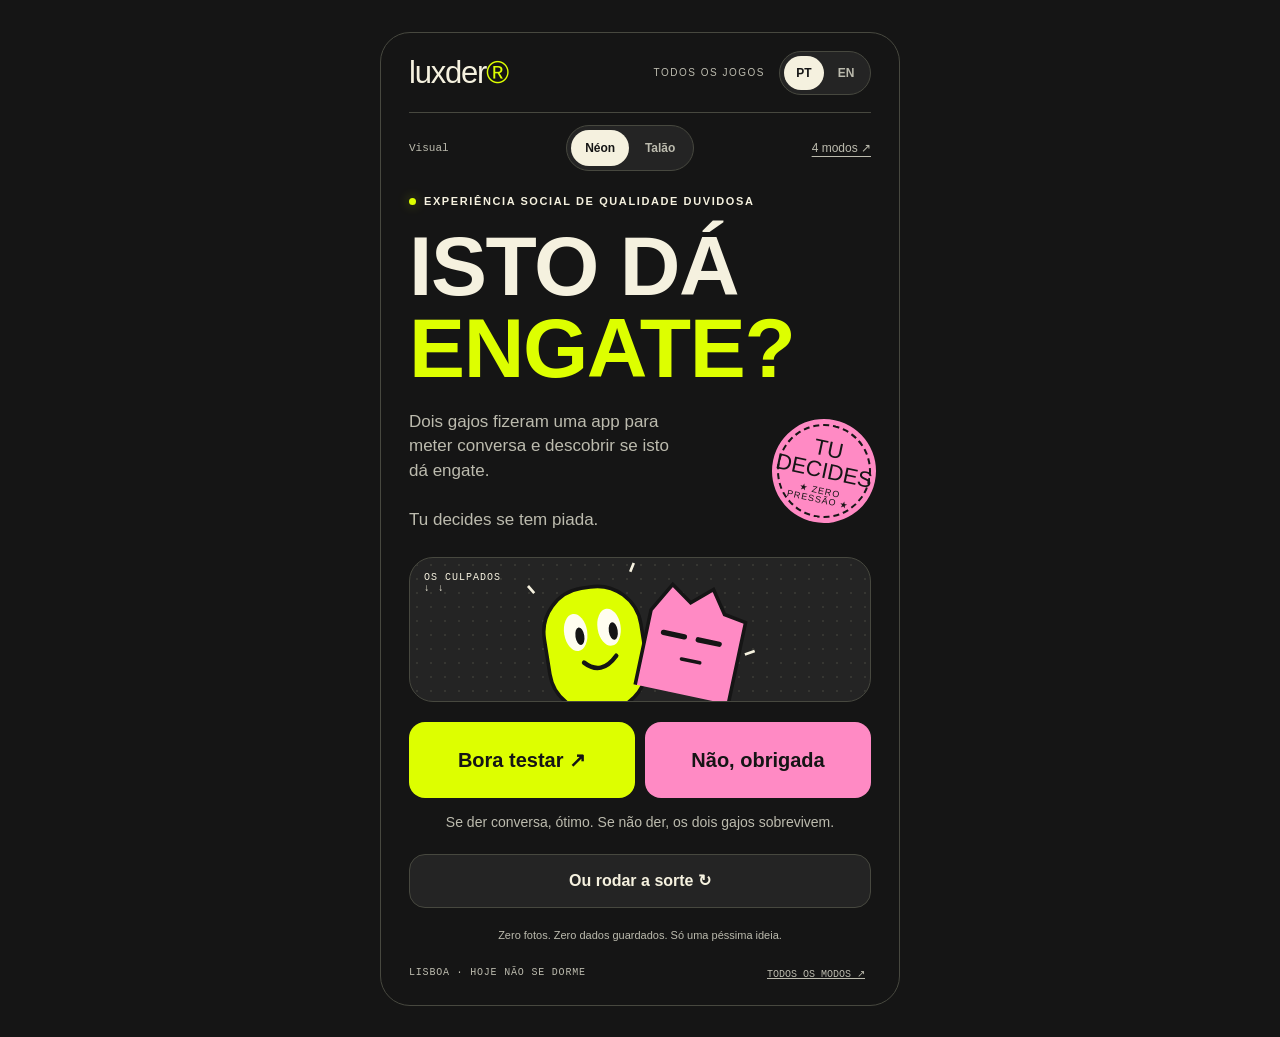
<file: source/redirect-luxder.html>
<!doctype html><html lang="pt"><head><meta charset="utf-8"><meta name="viewport" content="width=device-width,initial-scale=1"><meta http-equiv="refresh" content="0; url=https://dmmgama.github.io/luxder-neon-v2/"><link rel="canonical" href="https://dmmgama.github.io/luxder-neon-v2/"><title>Luxder — todos os modos</title><style>body{background:#151515;color:#f5f1df;font:20px/1.5 system-ui;padding:40px}a{color:#ddff00}</style></head><body><h1>Luxder</h1><p>Todos os jogos, uma app. / All games, one app.</p><a href="https://dmmgama.github.io/luxder-neon-v2/">Abrir / Open →</a><script>location.replace('https://dmmgama.github.io/luxder-neon-v2/');</script></body></html>
</file>
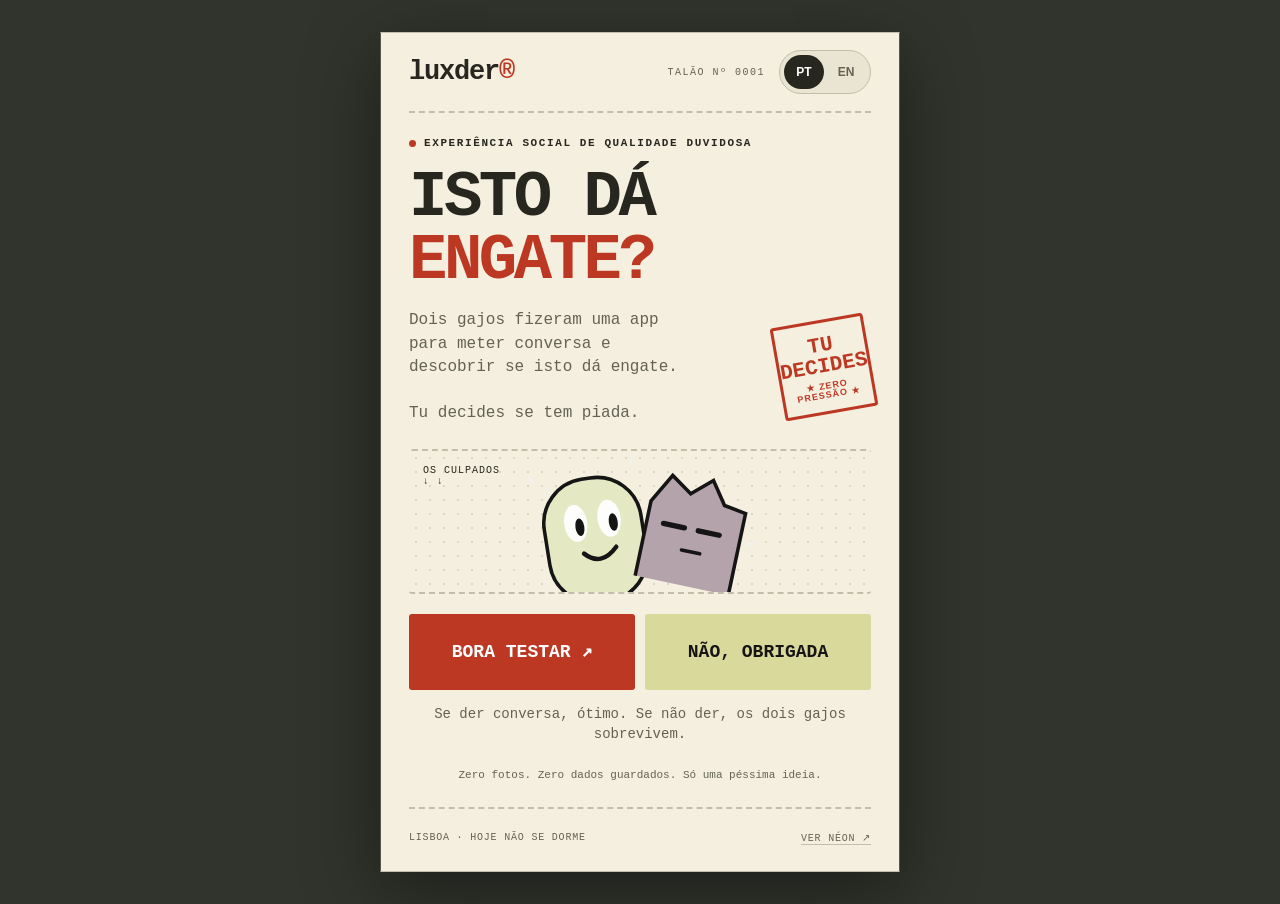
<file: source/talao-v2.html>
<!doctype html>
<html lang="pt">
<head>
<meta charset="utf-8">
<meta name="viewport" content="width=device-width, initial-scale=1, viewport-fit=cover">
<meta name="theme-color" content="#151515">
<meta name="apple-mobile-web-app-title" content="Luxder">
<meta name="description" content="Má app. Boa noite. Perguntas absurdas, desafios e compatibilidade na parvoíce. PT / EN.">
<link rel="icon" href="data:image/svg+xml,%3Csvg xmlns='http://www.w3.org/2000/svg' viewBox='0 0 80 80'%3E%3Crect width='80' height='80' rx='18' fill='%23ddff00'/%3E%3Ctext x='20' y='60' font-size='60' font-family='Arial' font-weight='900'%3El%3C/text%3E%3C/svg%3E">
<title>Luxder v2 — Talão de Bar</title>
<style>
:root{--bg:#151515;--panel:#242424;--ink:#f5f1df;--muted:#bcbbae;--line:#47483f;--acid:#ddff00;--pink:#ff8ac4;--blue:#a9baff;--shadow:#000;--radius:24px;--display:Impact,'Arial Narrow','Arial Black',sans-serif}
*{box-sizing:border-box}body{margin:0;background:var(--bg);color:var(--ink);font-family:Arial,Helvetica,sans-serif;-webkit-tap-highlight-color:transparent}button,a{touch-action:manipulation}button{font:inherit;cursor:pointer}button:focus-visible,a:focus-visible{outline:3px solid var(--pink);outline-offset:5px}button:disabled{opacity:.35;cursor:default}button:active:not(:disabled){transform:translateY(3px)}button{transition:transform .12s}a{color:inherit}.shell{max-width:520px;margin:auto;padding:max(0px,env(safe-area-inset-top)) 20px max(24px,env(safe-area-inset-bottom));min-height:100svh}.top{height:83px;display:flex;align-items:center;justify-content:space-between;border-bottom:1px solid var(--line);gap:12px}.wordmark{border:0;padding:0;background:none;color:var(--ink);font-family:var(--display);font-size:31px;letter-spacing:-1.2px;text-transform:lowercase}.wordmark em{font-style:normal;color:var(--acid)}.top-right{display:flex;align-items:center;gap:14px}.edition{font-size:10px;text-transform:uppercase;letter-spacing:1.5px;color:var(--muted)}.lang{display:flex;background:var(--panel);padding:4px;border:1px solid var(--line);border-radius:30px;gap:2px}.lang button{border:0;border-radius:30px;background:transparent;color:var(--muted);min-width:40px;min-height:34px;font-weight:800;font-size:12px}.lang .selected{background:var(--ink);color:var(--bg)}main{padding-top:24px;animation:enter .2s ease}h1,h2,p{margin:0}h1,h2{font-family:var(--display);text-transform:uppercase;font-weight:900;letter-spacing:-1.4px;line-height:.98}h1{font-size:clamp(56px,15.5vw,84px)}h2{font-size:clamp(38px,10vw,56px)}.eyebrow{display:flex;align-items:center;gap:8px;font-size:11px;font-weight:800;letter-spacing:1.6px;text-transform:uppercase;margin-bottom:18px}.dot{width:7px;height:7px;border-radius:50%;background:var(--acid);box-shadow:0 0 12px #ddff0066}.accent{color:var(--acid)}.intro{position:relative}.intro h1{max-width:380px}.hero-bottom{display:flex;align-items:center;justify-content:space-between;gap:10px;margin:20px 0 24px}.lead{font-size:17px;line-height:1.45;max-width:280px;color:var(--muted)}.sticker{width:94px;height:94px;flex-shrink:0;border-radius:50%;background:var(--pink);color:#161616;transform:rotate(12deg);display:flex;flex-direction:column;justify-content:center;align-items:center;font-family:var(--display);font-size:22px;line-height:1;text-align:center;border:2px dashed #161616;box-shadow:0 0 0 5px var(--pink)}.sticker small{font-family:Arial;font-size:9px;letter-spacing:1px;margin-top:5px}.mascots{height:145px;border:1px solid var(--line);background:var(--panel);border-radius:var(--radius);position:relative;overflow:hidden;margin:18px 0 20px;display:flex;justify-content:center;align-items:flex-end}.mascots:before{content:'';position:absolute;inset:0;background-image:radial-gradient(var(--line) 1px,transparent 1px);background-size:14px 14px;opacity:.5}.mascots svg{width:240px;height:142px;z-index:1}.orbit{position:absolute;left:14px;top:14px;font:10px monospace;letter-spacing:1px}.orbit.right{display:none;left:auto;right:14px;top:auto;bottom:14px;text-align:right}.actions{display:grid;grid-template-columns:1fr 1fr;gap:10px}.btn{border:1px solid transparent;border-radius:16px;min-height:76px;padding:17px 16px;background:var(--acid);color:#151515;font-size:20px;font-weight:900;text-align:center;display:flex;align-items:center;justify-content:center;gap:10px;width:100%;line-height:1.12}.btn.pink{background:var(--pink)}.btn.secondary{background:var(--panel);border-color:var(--line);color:var(--ink)}.btn.white{background:var(--ink)}.btn.small{min-height:54px;font-size:16px}.btn.icon{min-height:46px;width:auto;padding:10px 14px}.game-link{margin:13px 0 0;min-height:77px;justify-content:space-between;text-align:left}.game-link span{display:block}.game-link small{display:block;font-weight:400;font-size:13px;color:var(--muted);margin-top:5px}.arrow{font-size:30px}.privacy{font-size:11px;line-height:1.5;color:var(--muted);text-align:center;margin-top:19px}.footer{display:flex;justify-content:space-between;gap:12px;font:10px monospace;letter-spacing:.8px;text-transform:uppercase;padding-top:23px;color:var(--muted)}.footer a{text-decoration:none;border-bottom:1px solid var(--line)}.sub{font-size:18px;line-height:1.4;color:var(--muted);margin:15px 0 22px}.backrow{display:flex;justify-content:space-between;align-items:center;margin:0 0 24px;gap:10px}.exit{background:none;border:0;color:var(--muted);padding:8px 0;font-size:13px;min-height:44px;text-decoration:underline;text-underline-offset:4px}.pill{display:inline-flex;align-items:center;gap:6px;padding:7px 10px;border:1px solid var(--line);border-radius:30px;font:10px monospace;text-transform:uppercase;letter-spacing:.7px}.options{display:grid;gap:11px;margin:22px 0}.option{text-align:left;justify-content:flex-start;background:var(--panel);color:var(--ink);border:1px solid var(--line);min-height:84px;font-size:20px}.option .ico{font-size:31px;min-width:44px}.option .chev{margin-left:auto;color:var(--muted);font-size:23px}.result-card{padding:25px 20px;background:var(--panel);border:1px solid var(--line);border-radius:var(--radius);margin:23px 0}.result-card h2{font-size:40px}.result-icon{font-size:76px;line-height:1.2;margin-bottom:15px}.caption{font:11px monospace;text-transform:uppercase;letter-spacing:1px;color:var(--muted);margin-bottom:12px}.huge{font-family:var(--display);font-size:108px;color:var(--acid);letter-spacing:-5px;line-height:1}.copy{font-size:21px;line-height:1.35;margin-top:15px}.stack{display:grid;gap:12px;margin-top:20px}.spaced{margin-top:22px}.tagline{font:12px monospace;line-height:1.5;color:var(--muted);margin-top:17px}.selection{display:flex;gap:8px;flex-wrap:wrap;margin:12px 0 22px}.chip{background:var(--panel);color:var(--ink);border:1px solid var(--line);min-height:53px;min-width:60px;border-radius:13px;padding:12px 14px;font-weight:800;font-size:16px}.chip.active{background:var(--acid);border-color:var(--acid);color:#151515}.label{font-size:12px;text-transform:uppercase;letter-spacing:1px;font-weight:800;margin-top:23px}.person{display:flex;align-items:center;justify-content:space-between;gap:8px;padding:12px 0;border-bottom:1px solid var(--line)}.person .name{font-weight:900;font-size:16px;min-width:80px}.gender{display:flex;gap:4px}.gender .chip{min-width:40px;min-height:45px;padding:9px;font-size:12px}.scoreboard{display:flex;gap:7px;margin-bottom:20px;overflow-x:auto}.score{flex:1;min-width:65px;border:1px solid var(--line);border-radius:14px;padding:10px 7px;text-align:center;background:var(--panel)}.score strong{display:block;font-family:var(--display);font-size:30px;color:var(--acid);margin-top:4px}.score span{display:block;font-size:11px;line-height:1.3}.turn{padding:13px 15px;border-radius:13px;background:var(--blue);color:#151515;font-size:17px;font-weight:900;margin:15px 0}.answers{display:grid;gap:10px;margin:20px 0}.answer{padding:16px;border:1px solid var(--line);border-radius:16px;background:var(--panel)}.answer b{font-size:12px;color:var(--acid);display:block;margin-bottom:8px}.answer p{font-size:19px;line-height:1.3}.timer{text-align:center;font-family:var(--display);font-size:120px;color:var(--acid);line-height:1;margin:20px 0}.track{height:7px;border-radius:4px;background:var(--line);overflow:hidden;margin:10px 0 23px}.track i{display:block;height:100%;background:var(--acid);transition:width 1s linear}.bike{width:100%;height:175px;color:var(--acid);display:block;overflow:visible;margin:8px 0}.bike .wheel{transform-box:fill-box;transform-origin:center;animation:spin 3s linear infinite}.prize{position:relative;border:1px solid var(--line);border-radius:var(--radius);padding:23px 18px;background:var(--panel);margin:20px 0;overflow:hidden}.prize:after{content:'★';position:absolute;right:20px;top:14px;color:var(--pink);font-size:45px}.confetti{position:fixed;pointer-events:none;inset:0;overflow:hidden;z-index:9}.confetti i{position:absolute;width:9px;height:17px;animation:fall 1.5s ease-in forwards}.sr-only{position:absolute;width:1px;height:1px;clip:rect(0,0,0,0);overflow:hidden}.receipt .shell{background:#f4efdf;color:#27271f;border-inline:1px solid #58584f;--bg:#f4efdf;--ink:#27271f;--panel:#eae4d3;--muted:#636355;--line:#c2beac;--acid:#bd3823;--pink:#dad99c;--blue:#c5d2c7;--radius:3px;--display:'Courier New',monospace;box-shadow:0 20px 70px #0006}.receipt{background:#30342c}.receipt .top{border-bottom:2px dashed var(--line)}.receipt h1{font-size:clamp(47px,12vw,64px);letter-spacing:-3.5px}.receipt h2{letter-spacing:-2px;font-size:38px}.receipt .wordmark{font-weight:900;font-size:27px}.receipt .edition{font-family:monospace}.receipt .btn{border-radius:3px;font-family:monospace;text-transform:uppercase;font-size:18px}.receipt .btn:not(.secondary):not(.pink):not(.white){color:#fff}.receipt .chip.active{color:#fff}.receipt .sticker{border-radius:3px;background:transparent;box-shadow:none;color:var(--acid);border:3px solid var(--acid);font-weight:900;transform:rotate(-10deg);font-size:21px}.receipt .mascots{border-block:2px dashed var(--line);border-inline:0;background:none}.receipt .eyebrow,.receipt .label,.receipt .sub,.receipt .privacy{font-family:monospace}.receipt .lead{font-family:monospace;font-size:16px}.receipt .option,.receipt .answer,.receipt .score,.receipt .chip,.receipt .turn{border-radius:3px}.receipt .huge{font-weight:900;font-size:88px}.receipt .prize{border:2px dashed var(--line)}.receipt .footer{border-top:2px dashed var(--line);margin-top:24px}.receipt .dot{box-shadow:none}.receipt .lang .selected{background:#27271f;color:#fff}.receipt .result-icon{filter:grayscale(1)}.receipt .hero-bottom{margin-top:17px}.receipt .mascots svg{filter:grayscale(.85)}.receipt .bike{color:var(--acid)}@keyframes enter{from{opacity:.5;transform:translateY(5px)}to{opacity:1;transform:none}}@keyframes spin{to{transform:rotate(360deg)}}@keyframes fall{from{transform:translateY(-20px) rotate(0)}to{transform:translateY(110vh) rotate(550deg);opacity:0}}@media(min-width:760px){body{padding:32px 0}.shell{border:1px solid var(--line);border-radius:30px;padding-inline:28px;min-height:840px}.receipt .shell{border-radius:0}.top{height:80px}}@media(max-width:360px){.shell{padding-inline:14px}.edition{display:none}.gender .chip{padding:7px}.person .name{min-width:70px}}@media(prefers-reduced-motion:reduce){*,*:before,*:after{animation:none!important;transition:none!important}}
.mode-menu{display:grid;gap:13px;margin:24px 0}.mode-card{border:0;border-radius:22px;padding:22px 18px;min-height:114px;display:flex;align-items:center;gap:15px;text-align:left;color:#161616}.mode-card strong{display:block;font-size:24px;line-height:1.1;letter-spacing:-.6px}.mode-card small{display:block;font-size:13px;margin-top:9px;line-height:1.3}.mode-number{align-self:flex-start;font:11px monospace}.mode-symbol{font-size:42px;margin-left:auto}.mode-card.game{background:#ddff00}.mode-card.love{background:#ffa5c9;border-radius:42px 16px 42px 16px}.mode-card.convince{background:#b7b0ff;border:3px solid #d8d3ff;box-shadow:4px 4px 0 #5b4dd0}.mode-card.grill{background:#ffd69c;border-radius:3px;border-bottom:5px double #5a421f}.mode-art{display:flex;align-items:center;justify-content:space-between;border:1px solid var(--line);background:var(--panel);padding:8px 15px;margin:0 0 23px;overflow:hidden;position:relative}.mode-art svg{height:108px;width:190px;max-width:67%;flex:none}.mode-art span{font:10px monospace;letter-spacing:1.4px;writing-mode:vertical-rl}.mode-art.game{color:var(--acid);border-radius:20px;background-image:repeating-linear-gradient(45deg,transparent 0 8px,#ffffff07 8px 10px)}.mode-art.love{border-radius:65px 18px;color:var(--acid);background-image:radial-gradient(circle at 70% 40%,#ff8cb530,transparent 60%)}.mode-art.convince{color:var(--acid);border:3px solid var(--acid);border-radius:5px;box-shadow:6px 6px 0 var(--line)}.mode-art.grill{color:var(--acid);border-block:2px dashed var(--line);border-inline:0;background:repeating-linear-gradient(0deg,transparent 0 21px,var(--line) 21px 22px)}
body[data-mode="love"] .shell{--bg:#25121d;--panel:#381e2c;--ink:#ffeff5;--muted:#d4aebf;--line:#754359;--acid:#ffa5c9;--pink:#dcc6ff;--blue:#ffbbd4;color:var(--ink);background:var(--bg)}body[data-mode="love"] .result-card,body[data-mode="love"] .option{border-radius:28px 10px 28px 10px}body[data-mode="love"] h2{font-family:Georgia,serif;text-transform:none;letter-spacing:-1.6px;font-size:42px;font-weight:500}body[data-mode="love"] .eyebrow{letter-spacing:1.5px}body[data-mode="love"] .huge{font-family:Georgia,serif;font-size:76px;font-weight:400;letter-spacing:-4px}
body[data-mode="convince"] .shell{--bg:#231a56;--panel:#312667;--ink:#fbf5ff;--muted:#c7bdec;--line:#695caa;--acid:#d5c4ff;--pink:#ffbf9f;--blue:#aee7e0;color:var(--ink);background:var(--bg)}body[data-mode="convince"] .btn{border-radius:7px;border:2px solid var(--line);box-shadow:3px 3px 0 #09051d}body[data-mode="convince"] h2{font-family:'Arial Black',Arial,sans-serif;font-size:35px;line-height:1.06;text-transform:none;letter-spacing:-1px}.speech-clock{display:flex;align-items:center;gap:14px;margin:10px 0 20px;color:var(--acid)}.speech-clock span:first-child{font-family:var(--display);font-size:62px;line-height:1}.speech-clock span:last-child{font:12px monospace;max-width:110px;line-height:1.4}
body[data-mode="grill"] .shell{--bg:#201b13;--panel:#30281a;--ink:#fff4dc;--muted:#d2bea0;--line:#6c5739;--acid:#ffd69c;--pink:#c3d8bb;--blue:#ffd69c;color:var(--ink);background:var(--bg)}body[data-mode="grill"] h2{font-family:'Courier New',monospace;font-size:34px;text-transform:none;letter-spacing:-1.5px;line-height:1.04}body[data-mode="grill"] .option,body[data-mode="grill"] .result-card,body[data-mode="grill"] .btn{border-radius:3px}.dossier{padding:21px 17px;border-left:5px solid var(--acid);border-block:1px dashed var(--line);background:var(--panel);margin:20px 0}.dossier span{font:26px monospace;color:var(--acid)}.dossier p{font-size:22px;line-height:1.4}.avatar-grid{display:grid;grid-template-columns:1fr 1fr;gap:12px}.avatar-card{padding:18px 9px;background:var(--panel);border:1px solid var(--line);border-radius:30px;text-align:center;min-width:0}.avatar-card svg{width:100%;height:auto;max-width:140px}.avatar-card strong{display:block;font-size:17px;line-height:1.2}.avatar-card small{display:block;font-size:12px;line-height:1.5;color:var(--muted);margin-top:12px}.match-card{padding:24px 19px;border:1px solid var(--line);background:var(--panel);border-radius:24px}.match-title{font-size:22px;letter-spacing:1px;font-weight:900;color:var(--acid);margin-bottom:13px}.match-card .copy{font-size:20px}.receipt[data-mode="love"] .shell{--bg:#fff0f2;--panel:#f7dce4;--ink:#4a172c;--muted:#714253;--line:#c38da1;--acid:#9b2555;--pink:#e6cfed;--blue:#efb5c9}.receipt[data-mode="convince"] .shell{--bg:#eeebff;--panel:#dcd5fb;--ink:#2d2060;--muted:#57477c;--line:#9d8dcd;--acid:#5d3c9c;--pink:#f3c9b4;--blue:#b9d8ca}.receipt[data-mode="grill"] .shell{--bg:#f7ecd8;--panel:#eadcc0;--ink:#38270f;--muted:#705937;--line:#b69c75;--acid:#845012;--pink:#d4dfc1;--blue:#e8c690}.receipt .mode-card{border-radius:3px}.receipt[data-mode="grill"] .mode-art{background:repeating-linear-gradient(0deg,transparent 0 21px,#b69c7538 21px 22px)}.receipt[data-mode="love"] .mode-art{border-radius:50px 3px}.receipt[data-mode="convince"] .mode-art{box-shadow:5px 5px 0 var(--line)}h2,.copy,.mode-card strong{overflow-wrap:anywhere}body[data-mode="love"] .wordmark,body[data-mode="grill"] .wordmark,body[data-mode="convince"] .wordmark{color:var(--ink)}@media(max-width:360px){.mode-card{padding:18px 12px;gap:9px}.mode-card strong{font-size:22px}.mode-symbol{font-size:32px}.mode-art svg{height:94px}body[data-mode="love"] h2{font-size:36px}}

</style>
</head>
<body class="receipt">
<div class="shell"><header class="top"><button class="wordmark" data-action="home" aria-label="Luxder">luxder<em>®</em></button><div class="top-right"><span class="edition" id="edition"></span><nav class="lang" aria-label="Language"><button data-action="lang" data-value="pt" id="pt">PT</button><button data-action="lang" data-value="en" id="en">EN</button></nav></div></header><main id="app"></main><footer class="footer"><span id="footer-note"></span><a id="other" href="index-v2.html"></a></footer></div><div class="confetti" aria-hidden="true" id="confetti"></div>
<script>
'use strict';
const theme='receipt';
let prizeOwner='tester';
let lang='pt',screen='home',timer=null,remaining=8,running=false,clockEnd=0;
let tester={choice:0,bugs:0,duo:[],penalty:0}, setup={count:3,format:'solo',solo:0,pair:0,length:1,genders:['m','f','f','m']},game=null;
const $=s=>document.querySelector(s), t=(pt,en)=>lang==='pt'?pt:en, pick=a=>a[Math.floor(Math.random()*a.length)], esc=s=>String(s).replace(/[&<>"']/g,c=>({'&':'&amp;','<':'&lt;','>':'&gt;','"':'&quot;',"'":'&#39;'}[c]));
const animals=[['🦆','Pato perdido','Lost duck','Sabe onde é o bar. Perdeu-se a caminho.','Knows where the bar is. Got lost on the way.'],['🤖','Robot a 2%','Robot at 2%','Atualização disponível. Personalidade não incluída.','Update available. Personality sold separately.'],['🐈','Gato que julga o DJ','DJ-judging cat','Nunca ouviu esta música. Já preferia a anterior.','Never heard this track. Already prefers the last one.']];
const penalties=[
[['Dança como um pato durante 5 segundos. O outro faz de lago.','Dance like a duck for 5 seconds. Your friend is the pond.'],['Apresenta o teu amigo como um eletrodoméstico de luxo.','Introduce your friend as a luxury kitchen appliance.'],['Pede desculpa à pista por todos os teus passos de dança.','Apologise to the dance floor for every move you have made.']],
[['Narra 8 segundos desta noite como um documentário sobre pombos.','Narrate 8 seconds of tonight as a pigeon documentary.'],['Defende em tribunal o direito a dançar completamente fora do ritmo.','Defend the legal right to dance completely off beat.'],['Faz uma declaração de amor ao teu próprio cotovelo. Muito séria.','Declare your love for your own elbow. Completely seriously.']],
[['Os dois fazem um anúncio de perfume chamado «Último Metro».','Both of you perform an advert for a perfume called “Last Train”.'],['Os dois recebem o Óscar de pior app. Discurso de 8 segundos.','Both of you accept the Oscar for worst app. An 8-second speech.'],['Um é uma bicicleta. O outro é o GPS. Façam uma viagem sem sair do sítio.','One is a bicycle. The other is the GPS. Travel without moving.']]
];
const questions=[
{q:['O segurança pergunta a tua profissão. És…','The bouncer asks what you do. You are…'],a:[['🕵️','Inspetor de vibes','Vibe inspector'],['🧊','Psicólogo de cubos de gelo','Ice cube therapist'],['🪩','Estagiário de bola de espelhos','Disco ball intern']]},
{q:['Abres um clube para pombos. Como se chama?','You open a club for pigeons. What is it called?'],a:[['🍞','Pão Panorama','Bread Zeppelin'],['🐦','Bico Frágil','Beak Boutique'],['💿','Coo-Chella','Coo-Chella']]},
{q:['O DJ desapareceu. Salvas a noite com…','The DJ has vanished. You save the night with…'],a:[['📞','A música de espera das Finanças','Tax office hold music'],['🫖','Um solo de chaleira','A kettle solo'],['🚇','«Próxima estação: Intendente»','“Next station: Intendente”']]},
{q:['Qual é o teu superpoder inútil às 5h?','What is your useless 5 am superpower?'],a:[['🧦','Encontrar a outra meia','Finding the other sock'],['🔮','Prever a música que já acabou','Predicting the previous song'],['🗣️','Falar fluentemente com bengaleiros','Speaking fluent cloakroom']]},
{q:['A bicicleta do prémio vem com…','The prize bicycle comes with…'],a:[['🦆','Um pato como copiloto','A duck co-pilot'],['🎙️','GPS com voz de ex desiludido','Disappointed-ex voice navigation'],['🪩','Pedais que só funcionam com techno','Techno-powered pedals']]}
];
const challenges=[['Faz de DJ que acabou de perceber que a pen tem só receitas de bacalhau.','Be a DJ who just realised the USB only contains cod recipes.'],['És um robô a tentar convencer o segurança de que és humano.','You are a robot trying to convince the bouncer you are human.'],['Dança como uma impressora sem papel.','Dance like a printer that has run out of paper.'],['Faz de bola de espelhos com uma crise de identidade.','Be a disco ball having an identity crisis.'],['Apresenta a previsão do tempo para dentro de uma discoteca.','Present the weather forecast for the inside of a nightclub.'],['Faz uma entrada triunfal. Tens medo de confettis.','Make a grand entrance. You are terrified of confetti.']];
const pitches=[['Vende uma bicicleta sem rodas a um DJ.','Sell a bicycle with no wheels to a DJ.'],['Inventa o slogan de um perfume chamado «Fila do Bar».','Invent a slogan for a perfume called “Bar Queue”.'],['Dá um discurso de campanha para presidente do bengaleiro.','Give a campaign speech for president of the cloakroom.'],['Explica por que motivo o teu cotovelo devia ser cabeça de cartaz.','Explain why your elbow should headline tonight.']];
let quiz={turn:0,q:0,answers:[[],[]]};
const quizQuestions=[
 {q:['O teu animal interior às 5 da manhã?','Your inner animal at 5 am?'],a:[['🦆','Pato com uma missão','Duck on a mission'],['🤖','Robot em modo avião','Robot on airplane mode'],['🐈','Gato que sabe demais','Cat who knows too much']]},
 {q:['Só podes levar uma coisa para Marte.','You can take one thing to Mars.'],a:[['🥐','Pastel de nata tático','Tactical custard tart'],['🪩','Bola de espelhos portátil','Portable disco ball'],['🧦','Uma meia com ambição','One ambitious sock']]},
 {q:['A tua estratégia quando tudo falha?','Your strategy when everything fails?'],a:[['🕺','Dançar como se fosse o plano','Dance like that was the plan'],['🛸','Culpar Mercúrio retrógrado','Blame Mercury retrograde'],['🎤','Dar uma conferência de imprensa','Hold a press conference']]}
];
function quizAvatar(a,index){const color=['#ddff00','#ff8ac4','#a6dce8','#ffd69c'][index],head=[`<path d="M37 45q0-26 33-26t33 26v27H37" fill="${color}"/><path d="M86 51l29 10-28 11z" fill="#ff9a45"/><circle cx="77" cy="45" r="4" fill="#171717"/>`,`<rect x="33" y="24" width="72" height="62" rx="15" fill="${color}"/><path d="M68 24V12m-9 0h18" stroke="${color}" stroke-width="5"/><rect x="45" y="44" width="13" height="13" rx="3" fill="#171717"/><rect x="79" y="44" width="13" height="13" rx="3" fill="#171717"/><path d="M51 71h35" stroke="#171717" stroke-width="4"/>`,`<path d="M35 52l-3-34 25 15h24l25-15-3 34q12 39-34 39T35 52" fill="${color}"/><path d="M45 53h18m13 0h18M63 72h13" stroke="#171717" stroke-width="4" stroke-linecap="round"/>`][a[0]];return `<svg viewBox="0 0 140 160" width="140" height="160" style="max-width:100%;height:auto" role="img" aria-label="${t(quizQuestions[0].a[a[0]][1],quizQuestions[0].a[a[0]][2])}"><path d="M35 151V110q0-32 34-32t34 32v41" fill="${color}" stroke="#171717" stroke-width="3"/>${head}<text x="85" y="132" font-size="36">${quizQuestions[1].a[a[1]][0]}</text><text x="10" y="148" font-size="27">${quizQuestions[2].a[a[2]][0]}</text></svg>`}
// Every pair is authored in Portuguese and English. No remote content or AI calls.
const convincePrompts = [
['Os patos deviam controlar o trânsito.','Ducks should control traffic.'],
['Um pastel de nata é uma unidade de tempo.','A custard tart is a unit of time.'],
['A melhor declaração de amor é emprestar um carregador.','The best declaration of love is lending someone a charger.'],
['Os elevadores precisam de DJ residente.','Lifts need a resident DJ.'],
['Uma bicicleta sem rodas é um ginásio emocional.','A bicycle without wheels is an emotional gym.'],
['O teu cotovelo merece um documentário.','Your elbow deserves a documentary.'],
['Os pombos são drones com contrato sem termo.','Pigeons are drones with permanent contracts.'],
['A fila do bar devia dar créditos universitários.','The bar queue should earn university credits.'],
['Um date no supermercado devia ter passadeira vermelha.','A supermarket date deserves a red carpet.'],
['As meias desaparecidas fundaram uma civilização.','Missing socks founded a civilisation.'],
['O techno é uma máquina de lavar com ambição.','Techno is a washing machine with ambition.'],
['A lua devia pagar condomínio.','The moon should pay building maintenance fees.'],
['O despertador devia pedir consentimento.','Alarm clocks should ask for consent.'],
['A sopa é um smoothie com um cargo importante.','Soup is a smoothie with an important job.'],
['O silêncio constrangedor merece um aplauso.','Awkward silence deserves applause.'],
['Todos os táxis deviam ter um botão de confettis.','Every taxi should have a confetti button.'],
['Uma torradeira pode ser uma excelente conselheira amorosa.','A toaster can be an excellent love adviser.'],
['Os semáforos são festas com uma péssima seleção musical.','Traffic lights are parties with terrible music.'],
['Devia haver férias para recuperar de férias.','We need holidays to recover from holidays.'],
['A sesta devia ser modalidade olímpica.','Napping should be an Olympic sport.'],
['O primeiro encontro ideal inclui observar uma rotunda.','The ideal first date includes watching a roundabout.'],
['O bengaleiro sabe demais e precisa de proteção de testemunhas.','The cloakroom knows too much and needs witness protection.'],
['Um guardanapo dobrado é arquitetura.','A folded napkin is architecture.'],
['O arroz doce devia ter direito de voto.','Rice pudding should have voting rights.'],
['A tua dança precisa de legendas.','Your dancing needs subtitles.'],
['As plantas fazem gossip quando saímos de casa.','Plants gossip when we leave the house.'],
['Uma sardinha seria uma ótima ministra do mar.','A sardine would make an excellent minister of the sea.'],
['Um abraço devia vir com instruções de montagem.','A hug should come with assembly instructions.'],
['A melhor app de dating é a meteorologia.','The best dating app is the weather forecast.'],
['Os caracóis chegam atrasados por princípio.','Snails are late on principle.'],
['Uma discoteca às 6h devia servir pequeno-almoço na pista.','At 6 am, clubs should serve breakfast on the dance floor.'],
['O pão de alho é uma linguagem do amor.','Garlic bread is a love language.'],
['O sinal de Wi-Fi devia aparecer nas árvores.','Wi-Fi bars should grow on trees.'],
['Os chinelos são sapatos em teletrabalho.','Slippers are shoes working from home.'],
['Uma gaivota roubou-te o plano de negócios.','A seagull stole your business plan.'],
['O DJ devia aceitar pedidos por pombo-correio.','DJs should accept requests by carrier pigeon.'],
['Uma conversa sobre batatas pode salvar um date.','A conversation about potatoes can save a date.'],
['O gelo está a fazer uma greve silenciosa no teu copo.','The ice in your glass is on a silent strike.'],
['Os gatos inventaram as reuniões que podiam ser emails.','Cats invented meetings that could have been emails.'],
['Todas as desculpas deviam rimar.','Every apology should rhyme.'],
['Uma bola de espelhos é um sol com vida social.','A disco ball is a sun with a social life.'],
['A pessoa que desenha rotundas é secretamente um coreógrafo.','The person designing roundabouts is secretly a choreographer.'],
['O metro fechado é um escape room demasiado convincente.','A closed metro is an overly convincing escape room.'],
['Os guarda-chuvas deviam ter nomes de artistas.','Umbrellas should have stage names.'],
['Uma salada russa precisa de passaporte.','A Russian salad needs a passport.'],
['A tua playlist é um currículo emocional.','Your playlist is an emotional CV.'],
['As escadas rolantes são passadeiras de moda gratuitas.','Escalators are free fashion runways.'],
['Um polvo resolveria a fila do bar.','An octopus would solve the bar queue.'],
['O meu casaco tem mais planos para esta noite do que eu.','My jacket has more plans for tonight than I do.'],
['Devia haver um prémio para a melhor saída discreta.','There should be an award for the best discreet exit.'],
['O brunch é um pequeno-almoço que perdeu o autocarro.','Brunch is breakfast that missed the bus.'],
['As nuvens estão só a experimentar penteados.','Clouds are just trying out hairstyles.'],
['A melhor viagem de casal é até à máquina de snacks.','The best couples trip is to the snack machine.'],
['Um pato de borracha pode ser capitão de um cruzeiro.','A rubber duck can captain a cruise ship.'],
['O botão de soneca é o verdadeiro chefe de família.','The snooze button is the real head of the household.'],
['Os espelhos deviam dar conselhos sobre horários.','Mirrors should give scheduling advice.'],
['Um bom date merece comentários de futebol.','A good date deserves football commentary.'],
['O bacalhau tem demasiados disfarces para ser inocente.','Cod has too many disguises to be innocent.'],
['O micro-ondas devia anunciar os pratos como um maître.','Microwaves should announce dishes like a maître d’.'],
['Uma bicicleta ciumenta faz mais barulho nas curvas.','A jealous bicycle squeaks louder on corners.'],
['As filas deviam ter intervalos publicitários.','Queues should have advertising breaks.'],
['Uma almofada devia poder pedir um dia de folga.','A pillow should be allowed to request a day off.'],
['O melhor elogio é «confio-te a minha última batata frita».','The best compliment is “I trust you with my last chip”.'],
['O teu frigorífico está a ensaiar para uma banda.','Your fridge is rehearsing for a band.'],
['Um autocarro vazio devia ser uma discoteca móvel.','An empty bus should become a mobile disco.'],
['Todas as cartas de amor precisam de um mapa.','Every love letter needs a map.'],
['Os cogumelos parecem guarda-chuvas de uma aldeia organizada.','Mushrooms look like umbrellas in a well-organised village.'],
['A palavra «obviamente» devia resolver discussões de trânsito.','The word “obviously” should settle traffic disputes.'],
['Uma esponja tem o melhor currículo de limpeza emocional.','A sponge has the best emotional-cleaning CV.'],
['O amor à primeira vista precisa de óculos de leitura.','Love at first sight needs reading glasses.'],
['As gaivotas deviam pagar pelos concertos que interrompem.','Seagulls should pay for the concerts they interrupt.'],
['Uma pizza quadrada é uma tese contra o sistema.','A square pizza is a thesis against the system.'],
['O romantismo atingiu o auge com a extensão elétrica.','Romance peaked with the extension lead.'],
['Uma estátua deve receber comissão pelas selfies.','Statues should earn commission on selfies.'],
['O teu nome de DJ devia ser um erro de autocorretor.','Your DJ name should be an autocorrect mistake.'],
['As batatas fritas são talheres com autoestima.','Chips are cutlery with self-esteem.'],
['O beijo de boa noite devia ser substituível por um high-five épico.','A goodnight kiss should be replaceable with an epic high-five.'],
['Uma biblioteca de discoteca emprestaria desculpas.','A nightclub library would lend excuses.'],
['Os bancos de jardim são terapeutas a tempo inteiro.','Park benches are full-time therapists.'],
['Uma bússola precisa de terapia quando se apaixona.','A compass needs therapy when it falls in love.'],
['Os carrosséis são aulas de condução para sonhadores.','Carousels are driving lessons for dreamers.'],
['A última azeitona deve ser decidida por debate parlamentar.','The last olive should be decided by parliamentary debate.'],
['Um date com um fantasma teria menos ghosting.','Dating a ghost would involve less ghosting.'],
['As bicicletas deviam buzinar elogios.','Bicycle bells should ring out compliments.'],
['O chão da pista merece férias nas Caraíbas.','The dance floor deserves a Caribbean holiday.'],
['Uma mala de viagem tem mais histórias do que um podcast.','A suitcase has more stories than a podcast.'],
['Os pepinos são courgettes que escolheram outra carreira.','Cucumbers are courgettes that chose a different career.'],
['O Cupido devia trocar o arco por uma máquina de senhas.','Cupid should swap the bow for a ticket machine.'],
['Um casal que monta uma tenda merece um diploma.','A couple who assemble a tent deserve a diploma.'],
['Os pinguins já vêm vestidos para o melhor date.','Penguins are already dressed for the perfect date.'],
['Uma máquina de café podia presidir ao Parlamento.','A coffee machine could chair Parliament.'],
['O vento é um cabeleireiro sem licença.','Wind is an unlicensed hairdresser.'],
['Uma discussão sobre ananás na pizza devia acabar em dança.','A pineapple-on-pizza argument should end in a dance.'],
['Os sinais de saída são conselheiros de vida.','Exit signs are life coaches.'],
['Uma escova de dentes devia ter um nome de super-herói.','A toothbrush should have a superhero name.'],
['O melhor pedido de casamento é uma proposta de dividir sobremesa.','The best marriage proposal is an offer to split dessert.'],
['Uma torrada caída está só a tentar mudar de perspetiva.','Fallen toast is just trying to change perspective.'],
['Os patos ao luar são a melhor terapia de casal.','Moonlit ducks are the best couples therapy.'],
['A felicidade eterna cabe no cesto de uma bicicleta.','Everlasting happiness fits in a bicycle basket.'],
['Esta app devia ganhar o Nobel da Conversa Fiada.','This app deserves the Nobel Prize for Small Talk.']
];
const moreQuestions=[
['A vossa primeira empresa falida vende…','Your first failed business sells…','🫧','Ar de discoteca em frasco','Bottled nightclub air','🦆','Seguros para patos','Duck insurance','🧦','Meias por assinatura emocional','Emotional sock subscriptions'],
['A tua campanha para presidente da pista promete…','Your dance-floor presidential campaign promises…','🪩','Techno a meio gás','Half-speed techno','🧃','Sumo no bengaleiro','Cloakroom juice','🛋️','Sofás no refrão','Sofas during the chorus'],
['Um alien pede uma tradição portuguesa. Mostras…','An alien asks for a Portuguese tradition. You show…','☕','Discutir o café','Debating coffee','🚌','Correr por um autocarro parado','Chasing a stationary bus','🥐','Proteger o último pastel','Protecting the last custard tart'],
['A tua autobiografia chama-se…','Your autobiography is called…','🗺️','Era já ali','It Was Just Round the Corner','⏰','Só mais cinco minutos','Just Five More Minutes','🎧','Eu conhecia esta versão','I Knew This Version'],
['És obrigado a inventar um feriado. Celebras…','You must invent a holiday. You celebrate…','🧦','A meia reencontrada','The reunited sock','🪑','A cadeira livre','The empty chair','🔋','100% de bateria','100% battery'],
['O teu pato chega atrasado ao date. A desculpa?','Your duck is late for the date. Its excuse?','🌊','Trânsito na lagoa','Pond traffic','🍞','Reunião com uma baguete','Meeting with a baguette','🦆','Confundiu os patos','Got its ducks mixed up'],
['Se esta noite fosse um eletrodoméstico…','If tonight were an appliance…','🌀','Centrifugação sem tampa','Spin cycle with no lid','🍞','Torradeira filosófica','Philosophical toaster','❄️','Frigorífico sociável','Sociable fridge'],
['Levas um prémio por…','You win an award for…','🕺','Dançar sem instruções','Dancing without instructions','🫡','Cumprimentar desconhecidos errados','Greeting the wrong strangers','🧊','Salvar um cubo de gelo','Rescuing an ice cube'],
['A tua mansão imaginária tem…','Your imaginary mansion has…','🦆','Piscina exclusiva para patos','A duck-only pool','🛗','Elevador horizontal','A horizontal lift','🥔','Museu da batata','A potato museum'],
['O pior nome para um perfume romântico?','The worst romantic perfume name?','🚌','Último Autocarro','Last Bus','🧅','Cebola Selvagem','Wild Onion','📋','Comprovativo de Morada','Proof of Address'],
['Uma lei absurda para o primeiro date…','One absurd first-date law…','🎤','Apresentações cantadas','Sung introductions','🧀','Queijo obrigatório','Mandatory cheese','🧭','Mapa do tesouro','A treasure map'],
['O teu animal de apoio à dança seria…','Your dance-support animal would be…','🦩','Flamingo contabilista','Accountant flamingo','🐙','Polvo tímido','Shy octopus','🦥','Preguiça a 140 BPM','A sloth at 140 BPM'],
['O teu futuro eu envia uma mensagem…','Your future self sends a message…','🔑','As chaves estão no bolso','The keys are in your pocket','🌮','Come qualquer coisa','Eat something','🚲','Não confies na bicicleta','Do not trust the bicycle'],
['Uma desculpa para sair de uma reunião…','An excuse to leave a meeting…','🦆','O meu pato faz anos','It is my duck’s birthday','🌕','Tenho consulta com a lua','I have an appointment with the moon','🧦','A meia ligou','My sock called'],
['A banda sonora do vosso casamento fictício…','Your fictional wedding soundtrack…','📞','Música de espera','Hold music','🫖','Chaleira em dó maior','Kettle in C major','🔔','Campainha de bicicleta','A bicycle bell']
];
questions.push(...moreQuestions.map(x=>({q:x.slice(0,2),a:[x.slice(2,5),x.slice(5,8),x.slice(8,11)]})));
challenges.push(
['És uma torradeira a receber um Óscar.','You are a toaster accepting an Oscar.'],['Mima um pato a tentar estacionar uma bicicleta.','Mime a duck trying to park a bicycle.'],['Faz o anúncio de um perfume que cheira a fila.','Advertise a perfume that smells like a queue.'],['Explica a internet a uma sardinha, só com gestos.','Explain the internet to a sardine using only gestures.'],['És um GPS que se apaixonou pela rotunda.','You are a GPS that fell in love with a roundabout.'],['Desfila como um guarda-chuva com sucesso internacional.','Strut like an internationally successful umbrella.'],['Faz uma conferência de imprensa sobre uma meia perdida.','Hold a press conference about a missing sock.'],['És um pinguim a pedir férias ao Polo Sul.','You are a penguin requesting leave from the South Pole.'],['Faz o boletim de trânsito para uma lagoa de patos.','Give a traffic report for a duck pond.'],['Mima uma máquina de café com síndrome de estrela.','Mime a coffee machine with celebrity attitude.'],['És um caracol a ganhar os cem metros.','You are a snail winning the hundred metres.'],['Apresenta o teu joelho como candidato presidencial.','Introduce your knee as a presidential candidate.'],['Dança um refrão que só tu consegues ouvir.','Dance to a chorus only you can hear.'],['Faz de maestro de uma orquestra de micro-ondas.','Conduct an orchestra of microwaves.'],['És uma gaivota a negociar o preço de uma batata.','You are a seagull negotiating the price of a chip.'],['Mima um segurança a revistar uma nuvem.','Mime a bouncer searching a cloud.'],['Faz uma previsão astrológica para uma bicicleta.','Give a bicycle an astrological forecast.'],['És uma planta a reclamar do vaso.','You are a plant complaining about its pot.'],['Faz uma chamada para o apoio técnico da lua.','Call the moon’s technical support.'],['Ensina um passo de dança a um extraterrestre imaginário.','Teach a dance move to an imaginary alien.'],['És um copo vazio a pedir um aumento.','You are an empty glass asking for a pay rise.'],['Mima um elevador a ensaiar uma entrada dramática.','Mime a lift rehearsing a dramatic entrance.'],['Dá um discurso de despedida ao último guardanapo.','Give a farewell speech to the last napkin.'],['Faz o trailer de um filme chamado A Vingança do Bengaleiro.','Perform the trailer for Revenge of the Cloakroom.']);
pitches.push(...convincePrompts.map(p=>['Convence-nos: '+p[0],'Convince us: '+p[1]]));
const romanceQuestions=[
 {q:['O primeiro encontro perfeito inclui…','The perfect first date includes…'],a:[['🦆','Ver patos ao luar','Watching moonlit ducks'],['🛒','Comparar preços de cereais','Comparing cereal prices'],['🚲','Perdermo-nos de bicicleta','Getting lost on a bicycle']]},
 {q:['A vossa casa de sonho tem…','Your dream home has…'],a:[['🦆','Uma lagoa para patos','A duck pond'],['🪩','Bola de espelhos na cozinha','A kitchen disco ball'],['🛋️','Sofá com serviço de snacks','A sofa with snack service']]},
 {q:['Uma prova absurda de amor seria…','An absurd proof of love would be…'],a:[['🥔','Guardar a última batata frita','Saving the last chip'],['🔌','Trazer o carregador certo','Bringing the right charger'],['🦆','Aprender a falar pato','Learning to speak duck']]},
 {q:['O vosso plano romântico de domingo…','Your romantic Sunday plan…'],a:[['🦆','Dar nomes aos patos','Naming the ducks'],['📚','Julgar títulos de livros','Judging book titles'],['🥐','Uma expedição pelo melhor pastel','An expedition for the best custard tart']]},
 {q:['A vossa discussão de casal fictícia seria sobre…','Your fictional couple argument would be about…'],a:[['🍕','Ananás e soberania da pizza','Pineapple and pizza sovereignty'],['🦆','Quem ficou com o pato','Who got the duck'],['🎧','Quem estragou a playlist','Who ruined the playlist']]},
 {q:['O vosso hino romântico?','Your romantic anthem?'],a:[['🫖','Um dueto de chaleiras','A kettle duet'],['🦆','Um pato em dó maior','A duck in C major'],['📞','Música de espera em remix','Remixed hold music']]},
 {q:['Lua de mel imaginária?','Imaginary honeymoon?'],a:[['🌕','Na lua, obviamente','On the moon, obviously'],['🛒','Na secção de congelados','In the frozen food aisle'],['🦆','Num retiro de patos','At a duck retreat']]},
 {q:['O vosso ritual de boa noite seria…','Your goodnight ritual would be…'],a:[['📋','Ata da reunião do dia','Minutes of the day’s meeting'],['🎭','Um elogio em francês inventado','A compliment in made-up French'],['🦆','Um quá de respeito','A respectful quack']]},
 {q:['Qual seria o vosso negócio em casal?','What would your couple business be?'],a:[['🦆','Consultoria sentimental para patos','Duck relationship consultancy'],['🧦','Reunião de meias perdidas','Reuniting lost socks'],['🚲','Bicicletas com terapia incluída','Bicycles with therapy included']]},
 {q:['O símbolo do vosso amor fictício?','The symbol of your fictional love?'],a:[['🔋','Uma powerbank carregada','A charged power bank'],['🦆','Dois patos sincronizados','Two synchronised ducks'],['🥔','Uma batata em forma de coração','A heart-shaped potato']]}
];
const grillBank=[
['Que date esta pessoa escolheria?','Which date would this person choose?',['Um passeio sem plano','A walk with no plan'],['Jantar com reserva','Dinner with a booking'],['Um jogo absurdo','An absurd game'],['Qual seria o primeiro desvio?','What would be the first detour?'],['O que pedirias para partilhar?','What would you order to share?'],['Que regra inventavas?','What rule would you invent?']],
['Como é que esta pessoa mostra que gosta de alguém?','How does this person show they like someone?',['Faz rir','Makes them laugh'],['Lembra-se dos detalhes','Remembers small details'],['Aparece quando importa','Shows up when it matters'],['Qual foi a piada que te conquistou?','What joke won you over?'],['Que detalhe gostas que notem?','What detail do you like people to notice?'],['Que gesto pequeno conta muito?','What small gesture means a lot?']],
['O que salva um date estranho para esta pessoa?','What saves an awkward date for this person?',['Assumir o embaraço','Admitting the awkwardness'],['Mudar de sítio','Changing venue'],['Pedir sobremesa','Ordering dessert'],['Que frase usarias para quebrar o gelo?','What would you say to break the ice?'],['Para onde fugíamos, sem pressa?','Where would we wander, with no rush?'],['Qual sobremesa teria essa responsabilidade?','Which dessert could handle that responsibility?']],
['Como seria um domingo feliz desta pessoa?','What is this person’s happy Sunday?',['Rua e aventura','Outdoors and adventure'],['Sofá e silêncio','Sofa and silence'],['Amigos e comida','Friends and food'],['Qual o próximo sítio que queres descobrir?','Where do you want to discover next?'],['O que torna o silêncio confortável?','What makes silence comfortable?'],['Qual é a tua receita de juntar pessoas?','What is your recipe for bringing people together?']],
['O que esta pessoa valoriza numa conversa?','What does this person value in a conversation?',['Perguntas inesperadas','Unexpected questions'],['Saber ouvir','Listening well'],['Humor sem esforço','Effortless humour'],['Que pergunta nunca te fazem?','What question does nobody ask you?'],['Como notas que te estão a ouvir?','How can you tell someone is listening?'],['O que te faz rir sem falhar?','What always makes you laugh?']],
['Qual seria a viagem improvisada desta pessoa?','What spontaneous trip would this person take?',['Comboio sem destino','Train with no destination'],['Uma praia vazia','An empty beach'],['Cidade com boa comida','A city with good food'],['Que música ia no caminho?','What song comes along?'],['O que levavas no saco?','What would you pack?'],['O que provaríamos primeiro?','What would we taste first?']],
['Como reage esta pessoa a um plano cancelado?','How does this person react to a cancelled plan?',['Inventa outro','Makes a new one'],['Celebra de pijama','Celebrates in pyjamas'],['Liga a um amigo','Calls a friend'],['Qual é o teu plano B favorito?','What is your favourite plan B?'],['Qual é o teu ritual de descanso?','What is your rest ritual?'],['Quem costuma salvar o dia?','Who usually saves the day?']],
['Que elogio esta pessoa preferia?','Which compliment would this person prefer?',['Tens imensa graça','You are really funny'],['Sinto-me à vontade contigo','I feel at ease with you'],['Tens boas ideias','You have good ideas'],['Qual é o teu humor secreto?','What is your secret sense of humour?'],['O que te deixa à vontade?','What puts you at ease?'],['Que ideia maluca queres realizar?','What wild idea do you want to try?']],
['Como seria a playlist de um date desta pessoa?','What would this person’s date playlist be?',['Clássicos sem vergonha','Shameless classics'],['Descobertas estranhas','Strange discoveries'],['O outro escolhe','The other person picks'],['Qual cantarias sem música?','Which would you sing without music?'],['Que artista devia eu ouvir?','What artist should I hear?'],['Que música estarias a torcer para ouvir?','What song would you secretly hope for?']],
['O que faz esta pessoa voltar a querer conversar?','What makes this person want another conversation?',['Curiosidade','Curiosity'],['Leveza','Lightness'],['Uma boa discordância','A good disagreement'],['Sobre o que nunca te cansas de aprender?','What do you never tire of learning about?'],['O que torna uma noite leve?','What makes a night feel easy?'],['Em que assunto tens uma opinião impopular?','What topic gives you an unpopular opinion?']],
['Num primeiro date, esta pessoa seria…','On a first date, this person would be…',['Pontual','On time'],['Cinco minutos atrasada','Five minutes late'],['Já no sítio errado','Already at the wrong venue'],['Como passas os cinco minutos de espera?','How do you spend five minutes waiting?'],['Qual a tua desculpa mais honesta?','What is your most honest excuse?'],['Qual foi a tua melhor desorientação?','What was your best wrong turn?']],
['A pessoa preferia receber…','This person would rather receive…',['Uma carta parva','A silly letter'],['Um passeio surpresa','A surprise walk'],['O snack certo','The right snack'],['Qual seria a primeira frase da carta?','What would the letter’s first line be?'],['Surpresa total ou uma pista?','Total surprise or one clue?'],['Qual snack ganha sempre?','Which snack always wins?']],
['Que lado desta pessoa demora a aparecer?','Which side of this person takes time to appear?',['O lado palhaço','The clown side'],['O lado sentimental','The sentimental side'],['O lado competitivo','The competitive side'],['Em que contexto aparece?','When does it appear?'],['Que pequena coisa te comove?','What small thing moves you?'],['Em que jogo perdes a compostura?','What game makes you lose composure?']],
['O que esta pessoa prefere decidir num date?','What does this person prefer to decide on a date?',['O sítio','The venue'],['A comida','The food'],['Nada, deixa fluir','Nothing, go with the flow'],['Qual sítio conta uma história tua?','What place tells your story?'],['Que prato te define mal mas diverte?','What dish describes you badly but amusingly?'],['O que faz um improviso correr bem?','What makes improvisation work?']],
['O que faria esta pessoa rir agora?','What would make this person laugh right now?',['Um trocadilho horrível','A terrible pun'],['Uma imitação de pato','A duck impression'],['Uma história embaraçosa tua','Your embarrassing story'],['Arrisca o pior trocadilho, se quiseres.','Try your worst pun, if you like.'],['Pato formal ou pato de férias?','Formal duck or holiday duck?'],['Qual história podes contar sem expor ninguém?','What story can you tell without embarrassing someone else?']],
['Como recarrega esta pessoa a bateria social?','How does this person recharge socially?',['Sozinha um bocado','Some time alone'],['Com a pessoa certa','With the right person'],['A fazer qualquer coisa','By doing something'],['Qual é o teu refúgio favorito?','What is your favourite refuge?'],['Que qualidade torna alguém fácil de estar?','What quality makes someone easy to be around?'],['Que atividade te devolve energia?','What activity gives you energy back?']],
['O que esta pessoa nunca levaria demasiado a sério?','What would this person never take too seriously?',['Horóscopos','Horoscopes'],['Jogos de tabuleiro','Board games'],['Esta app','This app'],['Qual seria o teu signo inventado?','What would your invented star sign be?'],['Que regra costumas inventar?','What rule do you tend to invent?'],['Que prémio mereciam os criadores?','What award do the creators deserve?']],
['Como é o pequeno-almoço ideal desta pessoa?','What is this person’s ideal breakfast?',['Café e pressa','Coffee and a hurry'],['Mesa cheia','A full table'],['Já é almoço','It is already lunch'],['O café é ritual ou combustível?','Is coffee ritual or fuel?'],['Qual é o item obrigatório?','What is the essential item?'],['A que horas começa o teu domingo?','What time does your Sunday start?']],
['Que talento inútil teria esta pessoa?','What useless talent would this person have?',['Reconhecer músicas em 1 segundo','Recognising songs in 1 second'],['Encontrar a saída','Finding the exit'],['Inventar desculpas poéticas','Inventing poetic excuses'],['Que música reconheces sempre?','What song do you always recognise?'],['Qual é a melhor saída para uma noite boa?','What is the best ending to a good night?'],['Inventa uma desculpa para um pato atrasado.','Invent an excuse for a late duck.']],
['O próximo encontro imaginário teria…','The next imaginary date would include…',['Um desafio novo','A new challenge'],['Uma conversa longa','A long conversation'],['Patos, obviamente','Ducks, obviously'],['O que gostavas de experimentar pela primeira vez?','What would you like to try for the first time?'],['Que assunto deixarias para essa conversa?','What topic would you save for that conversation?'],['Já temos nomes para os patos?','Do we have names for the ducks yet?']]
];
const bags=new Map();
function drawIds(key,length,count){let bag=bags.get(key)||[];const result=[];while(result.length<count){if(!bag.length){bag=Array.from({length},(_,i)=>i);for(let i=bag.length-1;i>0;i--){const j=Math.floor(Math.random()*(i+1));[bag[i],bag[j]]=[bag[j],bag[i]]}}const index=bag.findIndex(id=>!result.includes(id));if(index<0){bag=[];continue}result.push(bag.splice(index,1)[0]);}bags.set(key,bag);return result;}

let activeMode='home',convince=null,grill=null,romanceCount=2;
function homeV2(){return `${eyebrow('Experiência social de qualidade duvidosa','A social experiment of questionable quality')}<div class="intro"><h1 tabindex="-1">${t('ISTO DÁ<br><span class="accent">ENGATE?</span>','DOES THIS<br><span class="accent">FLIRT WORK?</span>')}</h1><div class="hero-bottom"><p class="lead">${t('Dois gajos fizeram uma app para meter conversa e descobrir se isto dá engate.<br><br>Tu decides se tem piada.','Two guys made an app to start conversations and see if flirting comes out of it.<br><br>You decide if it’s any good.')}</p><div class="sticker">${t('TU<br>DECIDES','YOUR<br>CALL')}<small>★ ZERO ${t('PRESSÃO','PRESSURE')} ★</small></div></div></div><div class="mascots"><span class="orbit">${t('OS CULPADOS','THE CULPRITS')}<br>↓ ↓</span>${mascots}</div><div class="actions">${btn('Bora testar ↗','Let’s test ↗','test')}${btn('Não, obrigada','No, thanks','no','','pink')}</div><p class="sub" style="font-size:14px;text-align:center">${t('Se der conversa, ótimo. Se não der, os dois gajos sobrevivem.','If it starts a conversation, great. If not, the two guys will survive.')}</p>${privacy()}`}
function modeArt(mode){const drawings={
 game:'<path d="M24 72h45l23-36 29 36H69l34-35 30 35M92 36h16M123 21h17l25 51"/><circle cx="45" cy="72" r="27"/><circle cx="165" cy="72" r="27"/>',
 love:'<path d="M100 92C35 58 44 12 72 20q20 3 28 20 8-17 28-20c28-8 37 38-28 72Z"/><path d="M45 94l110-80M43 86l2 8 10 1M147 14h8v9"/>',
 convince:'<path d="M40 20h126v60H92L64 101V80H40Z"/><path d="M60 40h78M60 57h53"/><path d="M15 32l14 6M177 26l16-8M179 68l15 8"/>',
 grill:'<circle cx="94" cy="45" r="29"/><path d="M114 67l37 35M75 40q0-15 18-15t14 18l-12 8M94 63v2M32 22h18M32 38h18M32 54h18"/>'};return `<div class="mode-art ${mode}" aria-hidden="true"><svg viewBox="0 0 210 112" fill="none" stroke="currentColor" stroke-width="5" stroke-linecap="round" stroke-linejoin="round">${drawings[mode]}</svg><span>${{game:'01 / PLAY',love:'02 / LOVE LAB',convince:'03 / HOT TAKES',grill:'04 / GRILL ME'}[mode]}</span></div>`}
function modeCard(mode,num,pt,en,subpt,suben,action){return `<button class="mode-card ${mode}" data-action="${action}"><span class="mode-number">${num}</span><span><strong>${t(pt,en)}</strong><small>${t(subpt,suben)}</small></span><span class="mode-symbol" aria-hidden="true">${{game:'✳',love:'♡',convince:'↗',grill:'◎'}[mode]}</span></button>`}
function modesView(){return `${back()}${eyebrow('Escolhe o teu disparate','Choose your nonsense')}${heading('Quatro maneiras<br>de meter conversa.','Four ways<br>to break the ice.')}<p class="sub">${t('Sem currículo amoroso. Sem obrigações. Só boa conversa, se vos apetecer.','No dating CV. No obligations. Just good conversation, if you feel like it.')}</p><div class="mode-menu">${modeCard('game','01','Jogo da bicicleta','The bicycle game','2–4 · perguntas, desafios e votação','2–4 · questions, challenges and voting','setup')}${modeCard('love','02','Amor de laboratório','Laboratory love','2–4 · avatares + matches disparatados','2–4 · avatars + ridiculous matches','quiz-start')}${modeCard('convince','03','Tenta convencer-me','Try to convince me','100 prompts · 10 por partida','100 prompts · 10 per game','convince-start')}${modeCard('grill','04','Grill me para dating','Grill me for dating','2 · adivinha, confirma, pergunta mais','2 · guess, confirm, ask a little more','grill-start')}</div><div class="stack">${btn('Ou chumbar os dois criadores','Or reject both creators','tester','','secondary small')}</div>${privacy()}`}
function setMode(mode){activeMode=mode;}
function applyMode(){document.body.dataset.mode=activeMode;}
function romanceSetupView(){return `${back()}${modeArt('love')}${eyebrow('Amor de laboratório','Laboratory love')}${heading('O Cupido tirou<br>um curso online.','Cupid took<br>an online course.')}<p class="sub">${t('Cada pessoa responde a cinco perguntas. No fim: avatares, matches e previsões amorosas cientificamente parvas.','Each person answers five questions. Then: avatars, matches and scientifically silly romantic forecasts.')}</p><div class="selection">${[2,3,4].map(n=>`<button class="chip ${romanceCount===n?'active':''}" data-action="romance-count" data-value="${n}">${n} ${t('pessoas','people')}</button>`).join('')}</div>${btn('Entrar no laboratório ♡','Enter the laboratory ♡','romance-begin')}<p class="privacy">${t('Ciência 100% inventada. Um match não implica interesse nem compromisso.','100% made-up science. A match implies neither interest nor commitment.')}</p>`}
function startRomance(){quiz={turn:0,q:0,count:romanceCount,answers:Array.from({length:romanceCount},()=>[]),questions:[...quizQuestions,...drawIds('romance',romanceQuestions.length,2).map(i=>romanceQuestions[i])]};go('quiz-handoff')}
function pairMatch(i,j){let shared=[];quiz.answers[i].forEach((v,q)=>{if(v===quiz.answers[j][q])shared.push(q)});const match=shared.length>=3;let story;
 const duckQ=shared.find(q=>quiz.questions[q].a[quiz.answers[i][q]][0]==='🦆');
 if(match&&duckQ!==undefined)story=t('Gostam dos mesmos patos. Vão vê-los ao luar e ser felizes para sempre. Até acabar o pão.','You like the same ducks. You will watch them by moonlight and live happily ever after. Until the bread runs out.');
 else if(match){const q=shared[shared.length-1],answer=quiz.questions[q].a[quiz.answers[i][q]];story=t('Unidos por «'+answer[1]+'». O casamento será numa rotunda. A bicicleta leva as alianças.','United by “'+answer[2]+'”. The wedding is at a roundabout. The bicycle carries the rings.');}
 else if(!shared.length)story=t('Um quer patos ao luar. O outro quer a senha do Wi-Fi. O Cupido pediu transferência.','One wants moonlit ducks. The other wants the Wi-Fi password. Cupid requested a transfer.');
 else story=t('Partilham '+shared.length+' disparates, mas discutiriam a custódia de uma torradeira. Amizade diplomática aprovada.','You share '+shared.length+' silly ideas, but would argue over toaster custody. Diplomatic friendship approved.');
 return {i,j,shared,match,story,percent:shared.length*20};}
function romanceView(){if(screen==='quiz-handoff')return `${back()}${modeArt('love')}${eyebrow('Experiência '+(quiz.turn+1)+' / '+quiz.count,'Experiment '+(quiz.turn+1)+' / '+quiz.count)}${heading('Chamamos a próxima cobaia.','Our next volunteer, please.')}<div class="result-card"><h2>${name(quiz.turn)}</h2><p class="copy">${t('Cinco perguntas. Os outros não espreitam: o Cupido é muito rigoroso.','Five questions. No peeking: Cupid takes this very seriously.')}</p></div><div class="actions">${btn('Aceito ♡','I’m in ♡','quiz-ready')}${btn('Passo, obrigada','I’ll pass, thanks','leave','','pink')}</div><p class="privacy">${t('Método inventado. Participação opcional.','Invented method. Optional participation.')}</p>`;
 if(screen==='quiz'){const q=quiz.questions[quiz.q];return `${back()}${eyebrow('Estudo amoroso · '+(quiz.q+1)+' / 5','Romance study · '+(quiz.q+1)+' / 5')}<div class="turn">${name(quiz.turn)}</div>${heading(...q.q)}<div class="options">${q.a.map((a,i)=>opt(...a,'quiz-answer',i)).join('')}</div><p class="tagline">${t('A resposta mais honesta também pode ser a mais parva.','The most honest answer can also be the silliest.')}</p>`}
 const pairs=[];for(let i=0;i<quiz.count;i++)for(let j=i+1;j<quiz.count;j++)pairs.push(pairMatch(i,j));
 return `${back()}${modeArt('love')}${eyebrow('Instituto de Romance Altamente Duvidoso','Institute of Highly Questionable Romance')}${heading('Os resultados<br>são gravíssimos.','The results<br>are very serious.')}<p class="sub">${t('Método: cinco respostas, dois tubos de ensaio e uma opinião de um pato.','Method: five answers, two test tubes and a duck’s opinion.')}</p><div class="avatar-grid">${quiz.answers.map((a,i)=>`<div class="avatar-card"><div class="caption">${name(i)}</div>${quizAvatar(a,i)}<strong>${t(quizQuestions[0].a[a[0]][1],quizQuestions[0].a[a[0]][2])}</strong><small>${t(quizQuestions[1].a[a[1]][1],quizQuestions[1].a[a[1]][2])}<br>${t(quizQuestions[2].a[a[2]][1],quizQuestions[2].a[a[2]][2])}</small></div>`).join('')}</div><div class="stack">${pairs.map(p=>`<article class="match-card"><div class="caption">${name(p.i)} + ${name(p.j)}</div><div class="match-title">${p.match?'♡ MATCH':t('↗ NÃO DEU MATCH','↗ NO MATCH')}</div><div class="huge">${p.percent}%</div><p class="copy">${p.story}</p><p class="tagline">${p.shared.length}/5 ${t('respostas iguais · romance fictício','matching answers · fictional romance')}</p></article>`).join('')}</div><p class="privacy">${t('Paródia científica. Não mede atração nem prevê relações. Vocês decidem se querem continuar a conversa.','Scientific parody. It measures neither attraction nor relationship prospects. You decide whether to continue chatting.')}</p><div class="stack">${btn('Receber a bicicleta 🚲','Get the bicycle 🚲','quiz-prize')}${btn('Outra experiência ♡','Another experiment ♡','romance-begin','','secondary')}${btn('Escolher outro modo','Choose another mode','modes','','secondary')}</div>`}
function convinceSetupView(){return `${back()}${modeArt('convince')}${eyebrow('Tenta convencer-me de…','Try to convince me that…')}${heading('Argumentos fracos.<br>Convicção forte.','Weak arguments.<br>Strong conviction.')}<p class="sub">${t('100 ideias absurdas. Dez por partida, sem repetir. Falem à vez; quem ouve decide se ficou convencido.','100 absurd ideas. Ten per game, no repeats. Take turns speaking; the listeners decide whether they are convinced.')}</p><div class="selection">${[2,3,4].map(n=>`<button class="chip ${convince.count===n?'active':''}" data-action="convince-count" data-value="${n}">${n} ${t('pessoas','people')}</button>`).join('')}</div>${btn('Dá-me 10 disparates ↗','Give me 10 absurd ideas ↗','convince-begin')}<p class="privacy">${t('Dez segundos sugeridos, sem obrigação. Passar é grátis. Os devs podem fazer por ti.','Ten seconds suggested, no obligation. Passing is free. The devs can step in for you.')}</p>`}
function convinceBegin(){convince={count:convince.count,index:0,ids:drawIds('convince',100,10),results:[],delegated:false};remaining=10;go('convince')}
function convinceView(){const p=convincePrompts[convince.ids[convince.index]],who=convince.index%convince.count;
 return `${back()}${modeArt('convince')}${eyebrow('Disparate '+(convince.index+1)+' / 10','Absurd idea '+(convince.index+1)+' / 10')}<div class="turn">${name(who)} · ${t('tenta convencer-nos','try to convince us')}</div><h2 tabindex="-1" class="pitch-prompt">${t(p[0],p[1])}</h2><p class="sub">${t('Um argumento. Uma frase brilhante. Ou uma péssima imitação de advogado.','One argument. One brilliant sentence. Or a terrible lawyer impression.')}</p>${convince.delegated?`<div class="turn">${t('Os devs argumentam por ti. Tu relaxas.','The devs argue for you. You relax.')}</div>`:''}<div class="speech-clock"><span id="timer" role="timer">${remaining}</span><span>${t('segundos sugeridos','suggested seconds')}</span></div>${!running&&remaining>0?btn('Ligar cronómetro opcional','Start optional timer','convince-timer','','secondary small'):''}<p class="caption spaced">${t('Quem ouve decide, sem pressão:','Listeners decide, no pressure:')}</p><div class="actions">${btn('Convenceu-me','Convinced me','convince-rate','yes')}${btn('Não compramos','Not buying it','convince-rate','no','pink')}</div><div class="stack">${btn('Os devs fazem por mim','The devs do it for me','convince-delegate','','secondary small')}${btn('Passar esta','Pass this one','convince-rate','skip','secondary small')}</div>`}
function convinceReaction(){const result=convince.results[convince.index];return `${back()}${modeArt('convince')}${eyebrow('Veredicto do público','Audience verdict')}${heading(result==='yes'?'Comprámos a ideia.':result==='skip'?'Essa não merecia defesa.':'Objeção aceite.',result==='yes'?'We bought the idea.':result==='skip'?'Not worth defending.':'Objection accepted.')}<div class="result-card"><p class="copy">${result==='yes'?t('O Nobel da Conversa Fiada está mais perto.','The Nobel Prize for Small Talk is getting closer.'):result==='skip'?t('Bom critério. Há mais disparates na fila.','Good judgement. More nonsense is waiting.'):t('A ideia perdeu. A pessoa continua impecável.','The idea lost. The person is still excellent.')}</p></div>${btn(convince.index===9?'Ver relatório final':'Próximo disparate ↗',convince.index===9?'See final report':'Next absurd idea ↗','convince-next')}`}
function convinceEndView(){const won=convince.results.filter(x=>x==='yes').length;return `${back()}${modeArt('convince')}${heading('Dez disparates.<br>Zero processos.','Ten absurd ideas.<br>Zero lawsuits.')}<div class="result-card"><div class="huge">${won}/10</div><p class="copy">${t('ideias compradas. O departamento de bom senso pediu demissão.','ideas bought. The common-sense department has resigned.')}</p></div><div class="stack">${btn('Prémio para a bancada 🚲','A prize for the whole panel 🚲','social-prize')}${btn('Mais 10, todos diferentes','10 more, all different','convince-begin','','secondary')}${btn('Outro modo','Another mode','modes','','secondary')}</div>`}
function grillIntroView(){return `${back()}${modeArt('grill')}${eyebrow('Grill me para dating','Grill me for dating')}${heading('Menos currículo.<br>Mais curiosidade.','Less résumé.<br>More curiosity.')}<p class="sub">${t('Duas pessoas. Adivinhas uma preferência da outra. Ela confirma ou corrige. Depois vem uma pergunta de seguimento — baseada no que respondeu.','Two people. Guess a preference of the other person. They confirm or correct it. Then comes a follow-up based on their answer.')}</p><div class="dossier"><span>01 → 02 → 03</span><p>${t('ADIVINHAR → CONFIRMAR → CONVERSAR','GUESS → CONFIRM → TALK')}</p></div><div class="stack">${btn('Seis perguntas, bora ◎','Six questions, let’s go ◎','grill-begin')}${btn('Prefiro outro jogo','I’d prefer another game','modes','','secondary')}</div><p class="privacy">${t('Uma pessoa responde sobre a outra, alternadamente. Qualquer pergunta pode ser passada, sem explicação.','Take turns answering about each other. Any question can be passed, no explanation needed.')}</p>`}
function grillBegin(){grill={index:0,ids:drawIds('grill',grillBank.length,6),guess:null,actual:null,results:[],skipped:0};go('grill-guess')}
function grillView(){const q=grillBank[grill.ids[grill.index]],asker=grill.index%2,target=1-asker;let header=`${back()}${eyebrow('Grill '+(grill.index+1)+' / 6','Grill '+(grill.index+1)+' / 6')}`;
 if(screen==='grill-guess')return `${header}${modeArt('grill')}<div class="turn">${name(asker)} → ${t('sobre','about')} ${name(target)}</div>${heading(q[0],q[1])}<p class="sub">${t('Adivinha sem consultar. É uma hipótese, não um diagnóstico.','Guess without asking. It is a hunch, not a diagnosis.')}</p><div class="options">${q.slice(2,5).map((a,i)=>opt(['①','②','③'][i],...a,'grill-guess',i)).join('')}</div>${btn('Passar a pergunta','Pass the question','grill-skip','','secondary small')}`;
 if(screen==='grill-confirm')return `${header}<div class="turn">${name(target)} · ${t('agora confirma tu','now you confirm')}</div>${heading('Acertou em ti?','Did they get you right?')}<div class="dossier"><div class="caption">${t('Palpite da outra pessoa','The other person’s guess')}</div><p>${t(...q[2+grill.guess])}</p></div><p class="sub">${t('Qual é a tua resposta? Vale corrigir, sem justificar.','What is your answer? You can correct it, no explanation needed.')}</p><div class="options">${q.slice(2,5).map((a,i)=>opt(['①','②','③'][i],...a,'grill-confirm',i)).join('')}</div>${btn('Prefiro não responder','I’d rather not answer','grill-skip','','secondary small')}`;
 return `${header}${modeArt('grill')}${heading(grill.guess===grill.actual?'Boa leitura. Agora aprofunda.':'Boa surpresa. Agora pergunta.',grill.guess===grill.actual?'Good read. Now go deeper.':'Good surprise. Now ask.')}<div class="dossier"><div class="caption">${t('A resposta real','The real answer')}</div><p>${t(...q[2+grill.actual])}</p></div><div class="result-card"><div class="caption">${name(asker)} → ${name(target)}</div><p class="copy">${t(...q[5+grill.actual])}</p></div><p class="privacy">${t('Respondam em voz alta, se vos apetecer. A app fica calada.','Answer aloud, if you feel like it. The app stays quiet.')}</p><div class="stack">${btn('Já conversámos · próxima','We’ve talked · next','grill-next')}${btn('Passar o seguimento','Skip the follow-up','grill-next','','secondary small')}</div>`}
function grillAdvance(skipped=false){if(skipped)grill.skipped++;grill.index++;grill.guess=null;grill.actual=null;go(grill.index===6?'grill-end':'grill-guess')}
function grillEndView(){const correct=grill.results.filter(Boolean).length;return `${back()}${modeArt('grill')}${heading('Já sabem mais.<br>A app sai de cena.','You know more now.<br>The app steps aside.')}<div class="result-card"><div class="huge">${correct}/${grill.results.length}</div><p class="copy">${t('palpites certos. O resto são boas desculpas para perguntar mais.','correct guesses. The rest are good excuses to ask more.')}</p><p class="tagline">${grill.skipped} ${t('perguntas passadas. Respeitar isso também conta.','questions passed. Respecting that matters too.')}</p></div><div class="stack">${btn('Mais seis perguntas','Six more questions','grill-begin')}${btn('Bicicleta para a curiosidade 🚲','A bicycle for curiosity 🚲','social-prize','','secondary')}${btn('Outro modo','Another mode','modes','','secondary')}</div>`}
function extraAction(action,v){switch(action){
 case 'modes':clearClock();game=null;convince=null;grill=null;setMode('home');go('modes');return true;
 case 'quiz-start':case 'duo':setMode('love');game=null;go('romance-setup');return true;
 case 'romance-count':romanceCount=Number(v);render();return true;
 case 'romance-begin':setMode('love');startRomance();return true;
 case 'convince-start':setMode('convince');game=null;convince={count:2};go('convince-setup');return true;
 case 'convince-count':convince.count=Number(v);render();return true;
 case 'convince-begin':convinceBegin();return true;
 case 'convince-timer':startTimer();return true;
 case 'convince-delegate':convince.delegated=true;render();return true;
 case 'convince-rate':convince.results[convince.index]=v;go('convince-reaction');if(v==='yes')celebrate();return true;
 case 'convince-next':convince.index++;convince.delegated=false;remaining=10;go(convince.index===10?'convince-end':'convince');return true;
 case 'grill-start':setMode('grill');game=null;go('grill-intro');return true;
 case 'grill-begin':grillBegin();return true;
 case 'grill-guess':grill.guess=Number(v);go('grill-confirm');return true;
 case 'grill-confirm':grill.actual=Number(v);grill.results.push(grill.actual===grill.guess);go('grill-follow');return true;
 case 'grill-next':grillAdvance();return true;
 case 'grill-skip':grillAdvance(true);return true;
 case 'social-prize':game=null;prizeOwner='group';go('prize');celebrate();return true;
 }return false;}

const pairings=[[[0,1],[2,3]],[[0,2],[1,3]],[[0,3],[1,2]]];
const bike=`<svg class="bike" viewBox="0 0 360 170" fill="none" stroke="currentColor" stroke-width="5" stroke-linecap="round" stroke-linejoin="round" aria-hidden="true"><g class="wheel"><circle cx="80" cy="112" r="43"/><path d="M80 69v86M37 112h86M50 82l60 60M50 142l60-60" stroke-width="1.5"/></g><g class="wheel"><circle cx="277" cy="112" r="43"/><path d="M277 69v86M234 112h86M247 82l60 60M247 142l60-60" stroke-width="1.5"/></g><path d="M80 112l51-72 44 72H80l137-65 60 65M175 112l-18-72M139 39h35M277 112l-34-90h-26M232 22h26"/><circle cx="175" cy="112" r="10"/><path d="M175 112l18 14h10"/><path d="M259 31q18-12 26 1" stroke-width="3"/></svg>`;
const mascots=`<svg viewBox="0 0 270 155" aria-hidden="true"><g transform="rotate(-9 85 100)"><rect x="30" y="29" width="110" height="140" rx="50" fill="#ddff00" stroke="#151515" stroke-width="4"/><ellipse cx="66" cy="77" rx="13" ry="21" fill="#fffdf0"/><ellipse cx="104" cy="77" rx="13" ry="21" fill="#fffdf0"/><ellipse cx="70" cy="82" rx="5" ry="10" fill="#151515"/><ellipse cx="108" cy="82" rx="5" ry="10" fill="#151515"/><path d="M70 112q17 18 37-2" fill="none" stroke="#151515" stroke-width="5" stroke-linecap="round"/></g><g transform="rotate(12 192 100)"><path d="M139 151V65l18-33 24 16 22-20 18 25 25 4v94" fill="#ff8ac4" stroke="#151515" stroke-width="4"/><path d="M158 87h24m16 0h24" stroke="#151515" stroke-width="6" stroke-linecap="round"/><path d="M184 112h21" stroke="#151515" stroke-width="4" stroke-linecap="round"/></g><path d="M16 36l-7-8m244 77 11-4M124 12l4-10" stroke="#f5f1df" stroke-width="3"/></svg>`;
function buzz(){try{navigator.vibrate?.(18)}catch{}}
function celebrate(){if(matchMedia('(prefers-reduced-motion:reduce)').matches)return;$('#confetti').innerHTML=Array.from({length:28},(_,i)=>`<i style="left:${Math.random()*100}%;background:${['#ddff00','#ff8ac4','#a9baff'][i%3]};animation-delay:${Math.random()*.3}s"></i>`).join('');setTimeout(()=>$('#confetti').replaceChildren(),2000)}
function clearClock(){clearInterval(timer);timer=null;running=false}
function go(next){clearClock();screen=next;render();window.scrollTo(0,0);$('#app h1, #app h2')?.focus({preventScroll:true})}
function btn(pt,en,action,value='',style=''){return `<button class="btn ${style}" data-action="${action}" data-value="${value}">${t(pt,en)}</button>`}
function opt(icon,pt,en,action,value){return `<button class="btn option" data-action="${action}" data-value="${value}"><span class="ico" aria-hidden="true">${icon}</span><span>${t(pt,en)}</span><span class="chev" aria-hidden="true">↗</span></button>`}
function back(label=t('Sair · sem drama','Leave · no drama')){return `<div class="backrow"><button class="exit" data-action="leave">← ${label}</button><button class="exit" data-action="modes">${t('Modos ↗','Modes ↗')}</button></div>`}
function eyebrow(pt,en){return `<div class="eyebrow"><span class="dot"></span>${t(pt,en)}</div>`}
function heading(pt,en){return `<h2 tabindex="-1">${t(pt,en)}</h2>`}
function name(i){return t('Pessoa ','Player ')+(i+1)}
function teamName(unit){return unit.members.map(i=>name(i)).join(' + ')}
function scorebar(){return `<div class="scoreboard" aria-label="${t('Placar','Scoreboard')}">${game.units.map(u=>`<div class="score"><span>${teamName(u)}</span><strong>${u.score}</strong></div>`).join('')}</div>`}
function privacy(){return `<p class="privacy">${t('Zero fotos. Zero dados guardados. Só uma péssima ideia.','No photos. No saved data. Just one terrible idea.')}</p>`}
function render(){
 applyMode();
 document.documentElement.lang=lang;$('#pt').classList.toggle('selected',lang==='pt');$('#en').classList.toggle('selected',lang==='en');$('#pt').setAttribute('aria-pressed',lang==='pt');$('#en').setAttribute('aria-pressed',lang==='en');
 $('#edition').textContent=theme==='neon'?t('edição da noite','night edition'):t('talão nº 0001','receipt no. 0001');$('#footer-note').textContent=t('Lisboa · hoje não se dorme','Lisbon · sleep is cancelled');$('#other').textContent=theme==='neon'?t('Ver talão ↗','View receipt ↗'):t('Ver néon ↗','View neon ↗');
 let html='';
 if(screen==='home')html=`${eyebrow('Beta aberta. Juízo fechado.','Open beta. Closed judgement.')}<div class="intro"><h1 tabindex="-1">${t('MÁ APP.<br><span class="accent">BOA NOITE.</span>','BAD APP.<br><span class="accent">GOOD NIGHT.</span>')}</h1><div class="hero-bottom"><p class="lead">${t('Dois gajos fizeram uma app.<br>Tu decides se deviam ter feito.','Two guys made an app.<br>You decide if they should have.')}</p><div class="sticker">${t('JULGA<br>À VONTADE','JUDGE<br>FREELY')}<small>★ BETA TESTER ★</small></div></div></div><div class="mascots"><span class="orbit">${t('OS CULPADOS','THE CULPRITS')}<br>↓ ↓</span>${mascots}<span class="orbit right">0% ${t('CIÊNCIA','SCIENCE')}<br>100% ${t('DESCARAMENTO','AUDACITY')}</span></div><div class="actions">${btn('Bora testar ↗','Let’s test ↗','test')}${btn('Não, obrigada','No, thanks','no','','pink')}</div><button class="btn secondary game-link" data-action="setup"><span>↗ ${t('Jogo da bicicleta','The bicycle game')}<small>${t('2–4 pessoas · perguntas + desafios','2–4 players · questions + challenges')}</small></span><span class="arrow">🚲</span></button>${privacy()}`;
 if(screen==='no'||screen==='leave')html=`${eyebrow('Resposta certa','Correct answer')}${heading('Saíste por cima.','You came out on top.')}<div class="result-card"><div class="result-icon">✌️</div><div class="huge">+10</div><p class="copy">${t('de inteligência emocional.<br>Os devs aceitam a derrota. Boa noite!','emotional intelligence points.<br>The devs accept defeat. Have a great night!')}</p></div><div class="stack">${btn('Voltar ao início','Back to start','home','','secondary')}</div>${privacy()}`;
 if(screen==='test')html=`${back()}${eyebrow('Teste 01 / uma decisão difícil','Test 01 / a tough decision')}${heading('O que somos às 5 da manhã?','What are we at 5 am?')}<p class="sub">${t('Eles disseram «lendas». Corrige o diagnóstico.','They said “legends”. Correct the diagnosis.')}</p><div class="options">${animals.map((a,i)=>opt(a[0],a[1],a[2],'animal',i)).join('')}</div><p class="tagline">${t('A tua versão passa a ser a versão oficial.','Your version becomes the official version.')}</p>`;
 if(screen==='verdict'){const a=animals[tester.choice];html=`${back()}${eyebrow('Diagnóstico não solicitado','Unsolicited diagnosis')}${heading('Lendas? Eram lendas.','Legends? Allegedly.')}<div class="result-card"><div class="caption">${t('Segundo eles: lendas. Segundo tu:','Their version: legends. Your version:')}</div><div class="result-icon">${a[0]}</div><h2>${t(a[1],a[2])}</h2><p class="copy">${t(a[3],a[4])}</p></div><p class="sub">${t('Avalia o nosso trabalho duvidoso.','Rate our questionable work.')}</p><div class="actions">${btn('Tem piada','It’s funny','approved')}${btn('Chumbado','Rejected','penalty','','pink')}</div>`}
 if(screen==='approved')html=`${back()}${eyebrow('Aprovado por uma pessoa real','Approved by an actual human')}${heading('Um pequeno passo para a app.','One small step for the app.')}<div class="result-card"><div class="result-icon">🏅</div><p class="copy">${t('Um salto gigante para o ego de dois gajos.','One giant leap for two guys’ egos.')}</p></div><div class="stack">${btn('Teste a dois ↗','Test for two ↗','duo')}${btn('Jogo · 2–4 pessoas','Game · 2–4 players','setup','','secondary')}${btn('Já chega. Boa noite!','That’s enough. Good night!','leave','','secondary small')}</div>`;
 if(screen==='penalty'){let level=Math.min(2,tester.bugs-1),p=penalties[level][tester.penalty];html=`${back()}${eyebrow('Erro 404 · talento não encontrado','Error 404 · talent not found')}${heading(tester.bugs>3?'Ainda estamos nisto?':'A culpa é nossa.',tester.bugs>3?'Still doing this?':'Our fault. Entirely.')}<div class="result-card"><div class="caption">${t('Chumbo','Rejection')} ${tester.bugs} · ${t(['leve','médio','épico'][level],['easy','medium','epic'][level])}</div><div class="result-icon">${['🦆','🎭','💥'][level]}</div><p class="copy">${t(p[0],p[1])}</p><p class="tagline">${level===2?t('Os dois devs. Sim, os dois.','Both devs. Yes, both.'):t('Só um dos devs. Tu escolhes qual.','One of the devs. You choose who.')}</p></div><div class="actions">${btn('Cumprido ✓','Done ✓','approved')}${btn('Pior ainda','Even worse','penalty','','pink')}</div><div class="stack">${btn('Ganhei. Acabou.','I win. We’re done.','report','','secondary')}</div>`}
 if(screen==='report')html=`${back()}${eyebrow('Relatório final','Final report')}${heading('A app melhorou 0%.','The app improved 0%.')}<div class="result-card"><div class="huge">10/10</div><p class="copy">${t('Tester impecável. Programadores questionáveis.','Excellent tester. Questionable developers.')}</p><p class="tagline">${tester.bugs} ${t('chumbos · zero dados guardados','rejections · no data saved')}</p></div>${btn('Receber o prémio 🚲','Claim the prize 🚲','tester-prize')}`;
 if(screen==='duo'){const who=tester.duo.length;html=`${back()}${eyebrow('A dois · zero ciência','For two · zero science')}${heading(who===0?'Tu escolhes um superpoder.':'Agora escolhe o outro.',who===0?'Pick your superpower.':'Now the other player picks.')}<p class="sub">${t('Só compatibilidade de disparates. Nenhum dedo é analisado.','Only nonsense compatibility. No fingers are analysed.')}</p><div class="options">${questions[3].a.map((a,i)=>opt(...a,'duo-pick',i)).join('')}</div>`}
 if(screen==='duo-result'){const same=tester.duo[0]===tester.duo[1];html=`${back()}${eyebrow('Algoritmo assumidamente inventado','An openly made-up algorithm')}${heading(same?'O mesmo disparate.':'Caos complementar.',same?'The same nonsense.':'Complementary chaos.')}<div class="result-card"><div class="huge">${same?'100':'101'}%</div><p class="copy">${same?t('Duas pessoas. Um neurónio de serviço. Façam turnos.','Two people. One brain cell on duty. Take turns.'):t('Um encontra as meias. O outro perde o juízo. Equipa completa.','One finds the socks. One loses the plot. A complete team.')}</p><p class="tagline">${t('Compatibilidade fictícia. A conversa é por vossa conta.','Fictional compatibility. The conversation is up to you.')}</p></div><div class="stack">${btn('Jogar pela bicicleta 🚲','Play for the bicycle 🚲','setup')}${btn('Ficamos por aqui ✌','Let’s leave it here ✌','leave','','secondary')}</div>`}
 if(screen==='home')html=html.replace(privacy(),`<button class="btn secondary game-link" data-action="quiz-start"><span>↗ ${t('Questionário da parvoíce','Nonsense questionnaire')}<small>${t('2 pessoas · 3 perguntas · 2 avatares','2 people · 3 questions · 2 avatars')}</small></span><span class="arrow">🧪</span></button>${privacy()}`);
 if(['quiz-handoff','quiz','quiz-result'].includes(screen))html=romanceView();
 if(screen==='setup')html=setupView();
 if(screen==='handoff')html=`${back()}${scorebar()}${eyebrow('Ronda '+(game.round+1)+' / '+game.rounds,'Round '+(game.round+1)+' / '+game.rounds)}${heading('Passa o telemóvel.','Pass the phone.')}<div class="result-card"><div class="result-icon">${game.units[game.turn].members.length>1?'🤝':'✋'}</div><h2>${teamName(game.units[game.turn])}</h2><p class="copy">${t('Os outros olham para a bola de espelhos. A resposta é secreta.','Everyone else looks at the disco ball. Keep the answer secret.')}</p></div>${btn('Estamos prontos ↗','We’re ready ↗','question')}`;
 if(screen==='question'){const q=questions[game.question];html=`${back()}${scorebar()}<div class="turn">${teamName(game.units[game.turn])}</div>${heading(q.q[0],q.q[1])}<p class="sub">${t('Escolhe a tua defesa. Convencer o grupo é contigo.','Choose your defence. Convincing the group is up to you.')}</p><div class="options">${q.a.map((a,i)=>opt(...a,'answer',i)).join('')}</div>`}
 if(screen==='reveal'){const q=questions[game.question];html=`${back()}${scorebar()}${eyebrow('Ronda 1 · tribunal do absurdo','Round 1 · the nonsense court')}${heading('Defendam o disparate.','Defend the nonsense.')}<p class="sub">${t('Uma frase por pessoa ou equipa. Ganha a melhor defesa, não há resposta certa.','One sentence per player or team. Best defence wins. There is no right answer.')}</p><div class="answers">${game.units.map((u,i)=>{const a=q.a[game.answers[i]];return `<div class="answer"><b>${teamName(u)}</b><p>${a[0]} ${t(a[1],a[2])}</p></div>`}).join('')}</div>${btn('Votar ↗','Vote ↗','vote-start')}`}
 if(screen==='challenge')html=challengeView();
 if(screen==='vote')html=voteView();
 if(screen==='round-result'){const winners=game.lastWinners;html=`${back()}${scorebar()}${eyebrow('Pontos atribuídos','Points awarded')}${heading(winners.length>1?'Empate glorioso.':'O grupo decidiu.',winners.length>1?'Glorious tie.':'The group has spoken.')}<div class="result-card"><div class="huge">+1</div><p class="copy">${winners.map(i=>teamName(game.units[i])).join('<br>')}</p><p class="tagline">${t('Um ponto para cada vencedor desta ronda.','One point for each winner of this round.')}</p></div>${btn(game.round+1===game.rounds?'Ver o grande prémio 🚲':'Próxima ronda ↗',game.round+1===game.rounds?'See the grand prize 🚲':'Next round ↗','next-round')}`}
 if(screen==='prize')html=prizeView();

 if(screen==='home')html=homeV2();
 if(screen==='modes')html=modesView();
 if(screen==='romance-setup')html=romanceSetupView();
 if(screen==='convince-setup')html=convinceSetupView();
 if(screen==='convince')html=convinceView();
 if(screen==='convince-reaction')html=convinceReaction();
 if(screen==='convince-end')html=convinceEndView();
 if(screen==='grill-intro')html=grillIntroView();
 if(['grill-guess','grill-confirm','grill-follow'].includes(screen))html=grillView();
 if(screen==='grill-end')html=grillEndView();
 $('#app').innerHTML=html;

}
function setupView(){const formats=setup.count===2?[['solo','1 contra 1','1 versus 1']]:setup.count===3?[['solo','Cada um por si','Free for all'],['teams','1 contra 2','1 versus 2']]:[['solo','Cada um por si','Free for all'],['teams','Pares · 2v2','Pairs · 2v2']];return `${back()}${modeArt('game')}${eyebrow('O jogo da bicicleta','The bicycle game')}${heading('Pouco juízo.<br>Muita competição.','Less sense.<br>More competition.')}<p class="sub">${t('Perguntas absurdas. Desafios pequenos. Prémio de duas rodas.','Absurd questions. Tiny challenges. A two-wheeled prize.')}</p><div class="label">${t('01 / Quantas pessoas?','01 / How many people?')}</div><div class="selection">${[2,3,4].map(n=>`<button class="chip ${setup.count===n?'active':''}" data-action="count" data-value="${n}" aria-pressed="${setup.count===n}">${n}</button>`).join('')}</div>${Array.from({length:setup.count},(_,i)=>`<div class="person"><span class="name">${['●','◆','▲','★'][i]} ${name(i)}</span><div class="gender">${[['m','Homem','Man'],['f','Mulher','Woman'],['x','Pessoa','Person']].map(([g,pt,en])=>`<button class="chip ${setup.genders[i]===g?'active':''}" data-action="gender" data-value="${i}:${g}" aria-label="${name(i)}: ${t(pt,en)}" aria-pressed="${setup.genders[i]===g}">${t(pt,en)}</button>`).join('')}</div></div>`).join('')}<p class="tagline">${t('Qualquer combinação. O género não muda as regras.','Any combination. Gender does not change the rules.')}</p><div class="label">${t('02 / Como jogamos?','02 / How do we play?')}</div><div class="selection">${formats.map(([v,pt,en])=>`<button class="chip ${setup.format===v?'active':''}" data-action="format" data-value="${v}" aria-pressed="${setup.format===v}">${t(pt,en)}</button>`).join('')}</div>${setup.format==='teams'?(setup.count===3?`<div class="caption">${t('Quem joga a solo?','Who plays solo?')}</div><div class="selection">${[0,1,2].map(i=>`<button class="chip ${setup.solo===i?'active':''}" data-action="solo" data-value="${i}">${name(i)}</button>`).join('')}</div>`:`<div class="caption">${t('Escolhe os pares · números das pessoas','Choose pairs · player numbers')}</div><div class="selection">${pairings.map((p,i)=>`<button class="chip ${setup.pair===i?'active':''}" data-action="pair" data-value="${i}">${p.map(m=>m.map(n=>n+1).join('+')).join(' vs ')}</button>`).join('')}</div>`):''}<div class="label">${t('03 / Quanto tempo?','03 / How long?')}</div><div class="selection"><button class="chip ${setup.length===1?'active':''}" data-action="length" data-value="1">${t('Express · 1 ronda','Express · 1 round')}</button><button class="chip ${setup.length===3?'active':''}" data-action="length" data-value="3">${t('Completo · 3 rondas','Full · 3 rounds')}</button></div><p class="tagline">${setup.length===1?t('~30–60 s · pergunta + votação.','~30–60 sec · question + vote.'):t('~2–3 min · pergunta, desafio e pitch impossível.','~2–3 min · question, challenge and impossible pitch.')} ${t('Cada pessoa vota uma vez por ronda, em segredo. Pode votar em si. Em equipas, conta a média dos votos de cada equipa.','Each player votes once per round, in secret. Self-votes allowed. In team mode, each team’s votes are averaged.')}</p><div class="stack">${btn('Valendo uma bicicleta ↗','Play for a bicycle ↗','start-game')}</div><p class="privacy">${t('Bicicleta virtual. Ambição real. Sem compras nem registos.','Virtual bicycle. Real ambition. No purchases or sign-ups.')}</p>`}
function startGame(){let members=Array.from({length:setup.count},(_,i)=>[i]);if(setup.format==='teams')members=setup.count===3?[[setup.solo],Array.from({length:3},(_,i)=>i).filter(i=>i!==setup.solo)]:pairings[setup.pair].map(x=>[...x]);game={units:members.map(m=>({members:m,score:0})),round:0,rounds:setup.length,turn:0,answers:[],question:drawIds('questions',questions.length,1)[0],challengeIds:drawIds('challenges',challenges.length,members.length),pitch:drawIds('pitches',pitches.length,1)[0],votes:[],voter:0,voteReady:false,delegated:[],lastWinners:[]};go('handoff')}
function challengeView(){const unit=game.units[game.turn],p=game.round===1?challenges[game.challengeIds[game.turn]]:pitches[game.pitch];return `${back()}${scorebar()}${eyebrow(game.round===1?'Ronda 2 · desafio relâmpago':'Ronda 3 · pitch impossível',game.round===1?'Round 2 · tiny challenge':'Round 3 · impossible pitch')}<div class="turn">${teamName(unit)}</div>${heading(p[0],p[1])}<p class="sub">${unit.members.length>1?t('Uma atuação por equipa. Escolham quem faz ou façam juntos.','One performance per team. Pick a performer or do it together.'):t('Oito segundos de fama. Zero talento necessário.','Eight seconds of fame. Zero talent required.')}</p><div class="timer" id="timer" role="timer" aria-label="${t('Segundos restantes','Seconds remaining')}">${remaining}</div><div class="track"><i id="progress" style="width:${remaining/8*100}%"></i></div><div class="stack">${running?btn('Terminar agora ✓','Finish now ✓','challenge-done'):remaining===0?btn('Feito · próximo ↗','Done · next ↗','challenge-done'):btn('Começar 8 segundos','Start 8 seconds','timer')}${btn('Os devs fazem por nós','The devs do it for us','delegate','','secondary small')}${btn('Passar · sem problema','Pass · no problem','challenge-done','','secondary small')}</div><p class="privacy">${t('Participar é opcional. Delegar ou passar não tira pontos.','Taking part is optional. Delegating or passing costs no points.')}</p>${game.delegated[game.turn]?`<p class="turn">${t('Devs ao palco! A equipa continua em jogo.','Devs, take the stage! The team stays in the game.')}</p>`:''}`}
function voteView(){const who=game.voter;if(!game.voteReady)return `${back()}${scorebar()}${eyebrow('Voto secreto · '+(who+1)+' / '+setup.count,'Secret vote · '+(who+1)+' / '+setup.count)}${heading('Quem te fez rir mais?','Who made you laugh most?')}<div class="result-card"><div class="result-icon">🗳️</div><h2>${name(who)}</h2><p class="copy">${t('Só tu vês o próximo ecrã. Passa o telefone depois de votar.','Only you see the next screen. Pass the phone after voting.')}</p></div>${btn('Votar em segredo','Vote in secret','vote-ready')}`;return `${back()}${eyebrow('A votar: '+name(who),'Voting: '+name(who))}${heading('O meu voto vai para…','My vote goes to…')}<p class="sub">${t('Vale votar em ti. A falta de vergonha é democrática.','Self-votes count. Shamelessness is democratic.')}</p><div class="options">${game.units.map((u,i)=>opt('★',teamName(u),teamName(u),'cast-vote',i)).join('')}</div>`}
function finishVote(){const totals=game.units.map(()=>0);game.votes.forEach((v,i)=>{const team=game.units.find(u=>u.members.includes(i));totals[v]+=1/team.members.length});const max=Math.max(...totals);game.lastWinners=totals.map((n,i)=>Math.abs(n-max)<1e-8?i:-1).filter(i=>i>=0);game.lastWinners.forEach(i=>game.units[i].score++);go('round-result');celebrate()}
function prizeView(){const isGame=!!game;let winners=isGame?game.units.filter(u=>u.score===Math.max(...game.units.map(x=>x.score))):[];let title=isGame?winners.map(teamName).join(' & '):prizeOwner==='quiz'?t('As cobaias do amor','The love lab volunteers'):prizeOwner==='group'?t('Toda a gente','Everybody'):t('A tester','The tester');return `${back()}${isGame?scorebar():''}${eyebrow('Grande prémio · pequeno orçamento','Grand prize · tiny budget')}${heading('Ganharam uma<br>bicicleta.','You won<br>a bicycle.')}<div class="prize"><div class="caption">${t('Certificado oficialíssimo','Extremely official certificate')}</div>${bike}<h2>${esc(title)}</h2><p class="copy">${t('Duas rodas. Zero travões para o ego.','Two wheels. No brakes for the ego.')}</p><p class="tagline">${isGame&&winners.length>1?t('Empate: partilhem a bicicleta. Um pedala, o outro dá palpites.','Tie: share the bike. One pedals, the other gives advice.'):t('O pódio é vosso. A ciclovia também.','The podium is yours. So is the cycle lane.')}</p></div><p class="sub">${t('🚲 É esta. A bicicleta é virtual.<br>O momento de glória é todo vosso.','🚲 This is it. The bicycle is virtual.<br>The moment of glory is all yours.')}</p><div class="stack">${isGame?btn('Revanche ↗','Rematch ↗','start-game'):btn('Jogo · 2–4 pessoas','Game · 2–4 players','setup')}${btn('Voltar para a noite ✌','Back to the night ✌','leave','','secondary')}</div>${privacy()}`}
function startTimer(){if(running)return;running=true;clockEnd=Date.now()+remaining*1000;render();timer=setInterval(()=>{remaining=Math.max(0,Math.ceil((clockEnd-Date.now())/1000));const el=$('#timer'),p=$('#progress');if(el)el.textContent=remaining;if(p)p.style.width=(remaining/(activeMode==='convince'?10:8)*100)+'%';if(remaining===0){clearClock();buzz();render()}},100)}
document.addEventListener('click',e=>{const b=e.target.closest('[data-action]');if(!b||b.disabled)return;const action=b.dataset.action,v=b.dataset.value; buzz();if(extraAction(action,v))return;switch(action){
case 'lang':lang=v;render();break;
case 'home':setMode('home');convince=null;grill=null;quiz={turn:0,q:0,answers:[[],[]]};tester={choice:0,bugs:0,duo:[],penalty:0};game=null;go('home');break;
case 'leave':setMode('home');convince=null;grill=null;quiz={turn:0,q:0,answers:[[],[]]};game=null;tester={choice:0,bugs:0,duo:[],penalty:0};go('leave');break;
case 'no':go('no');break;
case 'test':go('modes');break;
case 'tester':tester={choice:0,bugs:0,duo:[],penalty:0};go('test');break;
case 'animal':tester.choice=Number(v);go('verdict');break;
case 'approved':go('approved');celebrate();break;
case 'penalty':tester.bugs++;tester.penalty=(tester.penalty+1+Math.floor(Math.random()*2))%3;go('penalty');break;
case 'report':go('report');break;
case 'tester-prize':prizeOwner='tester';game=null;go('prize');celebrate();break;
case 'duo':case 'quiz-start':quiz={turn:0,q:0,answers:[[],[]]};go('quiz-handoff');break;
case 'quiz-ready':go('quiz');break;
case 'quiz-answer':quiz.answers[quiz.turn].push(Number(v));quiz.q++;if(quiz.q===quiz.questions.length){quiz.q=0;quiz.turn++;go(quiz.turn===quiz.count?'quiz-result':'quiz-handoff');if(quiz.turn===quiz.count)celebrate()}else go('quiz');break;
case 'quiz-prize':prizeOwner='quiz';game=null;go('prize');celebrate();break;
case 'duo-pick':tester.duo.push(Number(v));go(tester.duo.length===2?'duo-result':'duo');break;
case 'setup':setMode('game');go('setup');break;
case 'count':setup.count=Number(v);setup.format='solo';setup.solo=0;render();break;
case 'gender':{const [i,g]=v.split(':');setup.genders[+i]=g;render();break}
case 'format':setup.format=v;render();break;
case 'solo':setup.solo=Number(v);render();break;
case 'pair':setup.pair=Number(v);render();break;
case 'length':setup.length=Number(v);render();break;
case 'start-game':startGame();break;
case 'question':go('question');break;
case 'answer':game.answers.push(Number(v));game.turn++;go(game.turn<game.units.length?'handoff':'reveal');break;
case 'vote-start':game.voter=0;game.votes=[];game.voteReady=false;go('vote');break;
case 'vote-ready':game.voteReady=true;render();break;
case 'cast-vote':game.votes.push(Number(v));game.voter++;game.voteReady=false;if(game.voter===setup.count)finishVote();else go('vote');break;
case 'next-round':game.round++;game.turn=0;game.delegated=[];remaining=8;if(game.round>=game.rounds){go('prize');celebrate()}else go('challenge');break;
case 'timer':startTimer();break;
case 'delegate':game.delegated[game.turn]=true;render();break;
case 'challenge-done':clearClock();game.turn++;remaining=8;if(game.turn<game.units.length)go('challenge');else{game.voter=0;game.votes=[];game.voteReady=false;go('vote')}break;
}});
render();
</script>
</body>
</html>
</file>
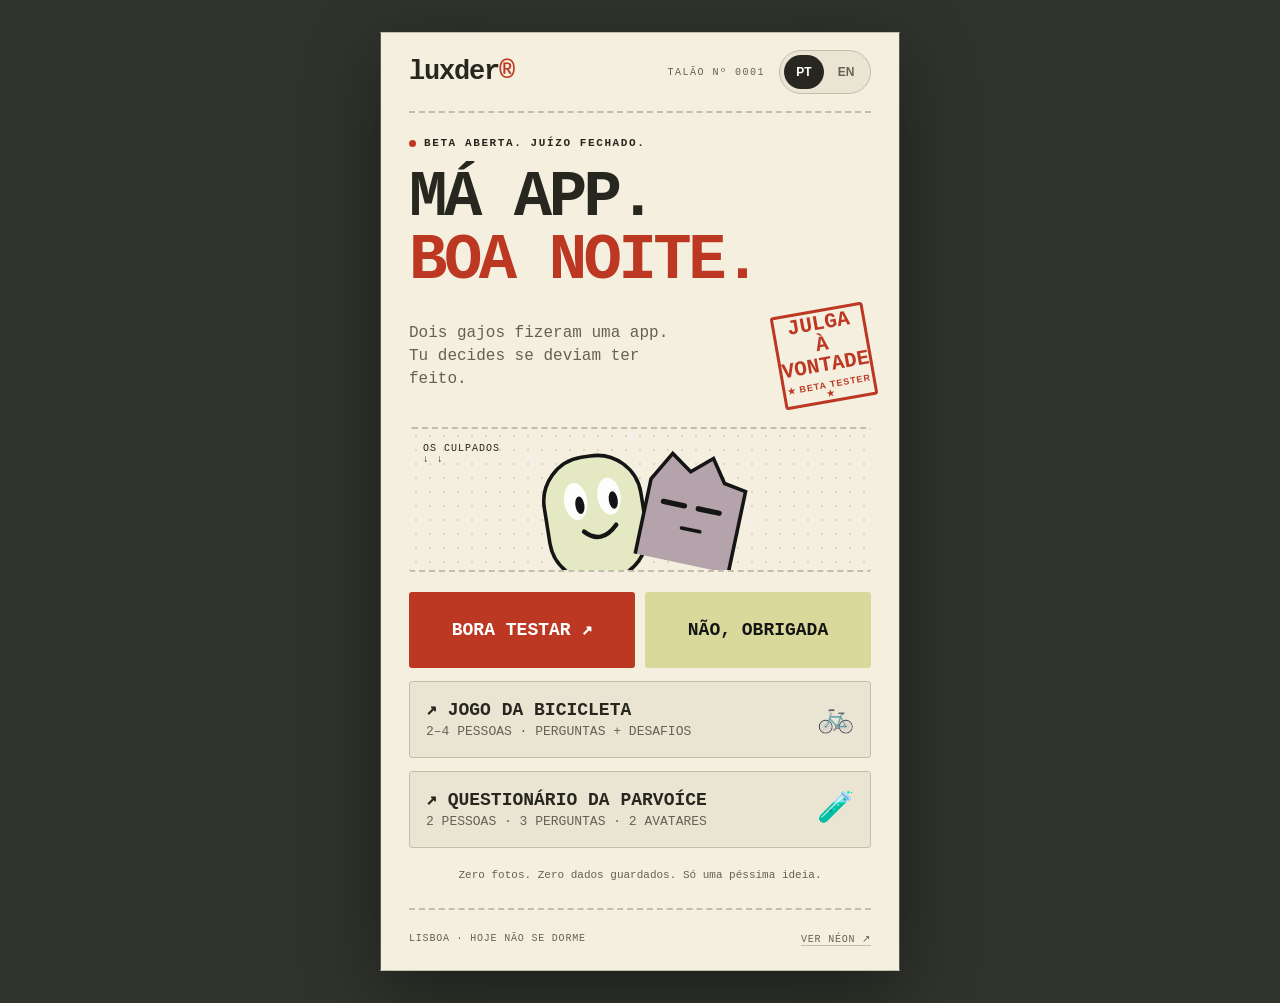
<file: source/talao.html>
<!doctype html>
<html lang="pt">
<head>
<meta charset="utf-8">
<meta name="viewport" content="width=device-width, initial-scale=1, viewport-fit=cover">
<meta name="theme-color" content="#151515">
<meta name="apple-mobile-web-app-title" content="Luxder">
<meta name="description" content="Má app. Boa noite. Perguntas absurdas, desafios e compatibilidade na parvoíce. PT / EN.">
<link rel="icon" href="data:image/svg+xml,%3Csvg xmlns='http://www.w3.org/2000/svg' viewBox='0 0 80 80'%3E%3Crect width='80' height='80' rx='18' fill='%23ddff00'/%3E%3Ctext x='20' y='60' font-size='60' font-family='Arial' font-weight='900'%3El%3C/text%3E%3C/svg%3E">
<title>Luxder — Talão de Bar</title>
<style>
:root{--bg:#151515;--panel:#242424;--ink:#f5f1df;--muted:#bcbbae;--line:#47483f;--acid:#ddff00;--pink:#ff8ac4;--blue:#a9baff;--shadow:#000;--radius:24px;--display:Impact,'Arial Narrow','Arial Black',sans-serif}
*{box-sizing:border-box}body{margin:0;background:var(--bg);color:var(--ink);font-family:Arial,Helvetica,sans-serif;-webkit-tap-highlight-color:transparent}button,a{touch-action:manipulation}button{font:inherit;cursor:pointer}button:focus-visible,a:focus-visible{outline:3px solid var(--pink);outline-offset:5px}button:disabled{opacity:.35;cursor:default}button:active:not(:disabled){transform:translateY(3px)}button{transition:transform .12s}a{color:inherit}.shell{max-width:520px;margin:auto;padding:max(0px,env(safe-area-inset-top)) 20px max(24px,env(safe-area-inset-bottom));min-height:100svh}.top{height:83px;display:flex;align-items:center;justify-content:space-between;border-bottom:1px solid var(--line);gap:12px}.wordmark{border:0;padding:0;background:none;color:var(--ink);font-family:var(--display);font-size:31px;letter-spacing:-1.2px;text-transform:lowercase}.wordmark em{font-style:normal;color:var(--acid)}.top-right{display:flex;align-items:center;gap:14px}.edition{font-size:10px;text-transform:uppercase;letter-spacing:1.5px;color:var(--muted)}.lang{display:flex;background:var(--panel);padding:4px;border:1px solid var(--line);border-radius:30px;gap:2px}.lang button{border:0;border-radius:30px;background:transparent;color:var(--muted);min-width:40px;min-height:34px;font-weight:800;font-size:12px}.lang .selected{background:var(--ink);color:var(--bg)}main{padding-top:24px;animation:enter .2s ease}h1,h2,p{margin:0}h1,h2{font-family:var(--display);text-transform:uppercase;font-weight:900;letter-spacing:-1.4px;line-height:.98}h1{font-size:clamp(56px,15.5vw,84px)}h2{font-size:clamp(38px,10vw,56px)}.eyebrow{display:flex;align-items:center;gap:8px;font-size:11px;font-weight:800;letter-spacing:1.6px;text-transform:uppercase;margin-bottom:18px}.dot{width:7px;height:7px;border-radius:50%;background:var(--acid);box-shadow:0 0 12px #ddff0066}.accent{color:var(--acid)}.intro{position:relative}.intro h1{max-width:380px}.hero-bottom{display:flex;align-items:center;justify-content:space-between;gap:10px;margin:20px 0 24px}.lead{font-size:17px;line-height:1.45;max-width:280px;color:var(--muted)}.sticker{width:94px;height:94px;flex-shrink:0;border-radius:50%;background:var(--pink);color:#161616;transform:rotate(12deg);display:flex;flex-direction:column;justify-content:center;align-items:center;font-family:var(--display);font-size:22px;line-height:1;text-align:center;border:2px dashed #161616;box-shadow:0 0 0 5px var(--pink)}.sticker small{font-family:Arial;font-size:9px;letter-spacing:1px;margin-top:5px}.mascots{height:145px;border:1px solid var(--line);background:var(--panel);border-radius:var(--radius);position:relative;overflow:hidden;margin:18px 0 20px;display:flex;justify-content:center;align-items:flex-end}.mascots:before{content:'';position:absolute;inset:0;background-image:radial-gradient(var(--line) 1px,transparent 1px);background-size:14px 14px;opacity:.5}.mascots svg{width:240px;height:142px;z-index:1}.orbit{position:absolute;left:14px;top:14px;font:10px monospace;letter-spacing:1px}.orbit.right{display:none;left:auto;right:14px;top:auto;bottom:14px;text-align:right}.actions{display:grid;grid-template-columns:1fr 1fr;gap:10px}.btn{border:1px solid transparent;border-radius:16px;min-height:76px;padding:17px 16px;background:var(--acid);color:#151515;font-size:20px;font-weight:900;text-align:center;display:flex;align-items:center;justify-content:center;gap:10px;width:100%;line-height:1.12}.btn.pink{background:var(--pink)}.btn.secondary{background:var(--panel);border-color:var(--line);color:var(--ink)}.btn.white{background:var(--ink)}.btn.small{min-height:54px;font-size:16px}.btn.icon{min-height:46px;width:auto;padding:10px 14px}.game-link{margin:13px 0 0;min-height:77px;justify-content:space-between;text-align:left}.game-link span{display:block}.game-link small{display:block;font-weight:400;font-size:13px;color:var(--muted);margin-top:5px}.arrow{font-size:30px}.privacy{font-size:11px;line-height:1.5;color:var(--muted);text-align:center;margin-top:19px}.footer{display:flex;justify-content:space-between;gap:12px;font:10px monospace;letter-spacing:.8px;text-transform:uppercase;padding-top:23px;color:var(--muted)}.footer a{text-decoration:none;border-bottom:1px solid var(--line)}.sub{font-size:18px;line-height:1.4;color:var(--muted);margin:15px 0 22px}.backrow{display:flex;justify-content:space-between;align-items:center;margin:0 0 24px;gap:10px}.exit{background:none;border:0;color:var(--muted);padding:8px 0;font-size:13px;min-height:44px;text-decoration:underline;text-underline-offset:4px}.pill{display:inline-flex;align-items:center;gap:6px;padding:7px 10px;border:1px solid var(--line);border-radius:30px;font:10px monospace;text-transform:uppercase;letter-spacing:.7px}.options{display:grid;gap:11px;margin:22px 0}.option{text-align:left;justify-content:flex-start;background:var(--panel);color:var(--ink);border:1px solid var(--line);min-height:84px;font-size:20px}.option .ico{font-size:31px;min-width:44px}.option .chev{margin-left:auto;color:var(--muted);font-size:23px}.result-card{padding:25px 20px;background:var(--panel);border:1px solid var(--line);border-radius:var(--radius);margin:23px 0}.result-card h2{font-size:40px}.result-icon{font-size:76px;line-height:1.2;margin-bottom:15px}.caption{font:11px monospace;text-transform:uppercase;letter-spacing:1px;color:var(--muted);margin-bottom:12px}.huge{font-family:var(--display);font-size:108px;color:var(--acid);letter-spacing:-5px;line-height:1}.copy{font-size:21px;line-height:1.35;margin-top:15px}.stack{display:grid;gap:12px;margin-top:20px}.spaced{margin-top:22px}.tagline{font:12px monospace;line-height:1.5;color:var(--muted);margin-top:17px}.selection{display:flex;gap:8px;flex-wrap:wrap;margin:12px 0 22px}.chip{background:var(--panel);color:var(--ink);border:1px solid var(--line);min-height:53px;min-width:60px;border-radius:13px;padding:12px 14px;font-weight:800;font-size:16px}.chip.active{background:var(--acid);border-color:var(--acid);color:#151515}.label{font-size:12px;text-transform:uppercase;letter-spacing:1px;font-weight:800;margin-top:23px}.person{display:flex;align-items:center;justify-content:space-between;gap:8px;padding:12px 0;border-bottom:1px solid var(--line)}.person .name{font-weight:900;font-size:16px;min-width:80px}.gender{display:flex;gap:4px}.gender .chip{min-width:40px;min-height:45px;padding:9px;font-size:12px}.scoreboard{display:flex;gap:7px;margin-bottom:20px;overflow-x:auto}.score{flex:1;min-width:65px;border:1px solid var(--line);border-radius:14px;padding:10px 7px;text-align:center;background:var(--panel)}.score strong{display:block;font-family:var(--display);font-size:30px;color:var(--acid);margin-top:4px}.score span{display:block;font-size:11px;line-height:1.3}.turn{padding:13px 15px;border-radius:13px;background:var(--blue);color:#151515;font-size:17px;font-weight:900;margin:15px 0}.answers{display:grid;gap:10px;margin:20px 0}.answer{padding:16px;border:1px solid var(--line);border-radius:16px;background:var(--panel)}.answer b{font-size:12px;color:var(--acid);display:block;margin-bottom:8px}.answer p{font-size:19px;line-height:1.3}.timer{text-align:center;font-family:var(--display);font-size:120px;color:var(--acid);line-height:1;margin:20px 0}.track{height:7px;border-radius:4px;background:var(--line);overflow:hidden;margin:10px 0 23px}.track i{display:block;height:100%;background:var(--acid);transition:width 1s linear}.bike{width:100%;height:175px;color:var(--acid);display:block;overflow:visible;margin:8px 0}.bike .wheel{transform-box:fill-box;transform-origin:center;animation:spin 3s linear infinite}.prize{position:relative;border:1px solid var(--line);border-radius:var(--radius);padding:23px 18px;background:var(--panel);margin:20px 0;overflow:hidden}.prize:after{content:'★';position:absolute;right:20px;top:14px;color:var(--pink);font-size:45px}.confetti{position:fixed;pointer-events:none;inset:0;overflow:hidden;z-index:9}.confetti i{position:absolute;width:9px;height:17px;animation:fall 1.5s ease-in forwards}.sr-only{position:absolute;width:1px;height:1px;clip:rect(0,0,0,0);overflow:hidden}.receipt .shell{background:#f4efdf;color:#27271f;border-inline:1px solid #58584f;--bg:#f4efdf;--ink:#27271f;--panel:#eae4d3;--muted:#636355;--line:#c2beac;--acid:#bd3823;--pink:#dad99c;--blue:#c5d2c7;--radius:3px;--display:'Courier New',monospace;box-shadow:0 20px 70px #0006}.receipt{background:#30342c}.receipt .top{border-bottom:2px dashed var(--line)}.receipt h1{font-size:clamp(47px,12vw,64px);letter-spacing:-3.5px}.receipt h2{letter-spacing:-2px;font-size:38px}.receipt .wordmark{font-weight:900;font-size:27px}.receipt .edition{font-family:monospace}.receipt .btn{border-radius:3px;font-family:monospace;text-transform:uppercase;font-size:18px}.receipt .btn:not(.secondary):not(.pink):not(.white){color:#fff}.receipt .chip.active{color:#fff}.receipt .sticker{border-radius:3px;background:transparent;box-shadow:none;color:var(--acid);border:3px solid var(--acid);font-weight:900;transform:rotate(-10deg);font-size:21px}.receipt .mascots{border-block:2px dashed var(--line);border-inline:0;background:none}.receipt .eyebrow,.receipt .label,.receipt .sub,.receipt .privacy{font-family:monospace}.receipt .lead{font-family:monospace;font-size:16px}.receipt .option,.receipt .answer,.receipt .score,.receipt .chip,.receipt .turn{border-radius:3px}.receipt .huge{font-weight:900;font-size:88px}.receipt .prize{border:2px dashed var(--line)}.receipt .footer{border-top:2px dashed var(--line);margin-top:24px}.receipt .dot{box-shadow:none}.receipt .lang .selected{background:#27271f;color:#fff}.receipt .result-icon{filter:grayscale(1)}.receipt .hero-bottom{margin-top:17px}.receipt .mascots svg{filter:grayscale(.85)}.receipt .bike{color:var(--acid)}@keyframes enter{from{opacity:.5;transform:translateY(5px)}to{opacity:1;transform:none}}@keyframes spin{to{transform:rotate(360deg)}}@keyframes fall{from{transform:translateY(-20px) rotate(0)}to{transform:translateY(110vh) rotate(550deg);opacity:0}}@media(min-width:760px){body{padding:32px 0}.shell{border:1px solid var(--line);border-radius:30px;padding-inline:28px;min-height:840px}.receipt .shell{border-radius:0}.top{height:80px}}@media(max-width:360px){.shell{padding-inline:14px}.edition{display:none}.gender .chip{padding:7px}.person .name{min-width:70px}}@media(prefers-reduced-motion:reduce){*,*:before,*:after{animation:none!important;transition:none!important}}
</style>
</head>
<body class="receipt">
<div class="shell"><header class="top"><button class="wordmark" data-action="home" aria-label="Luxder">luxder<em>®</em></button><div class="top-right"><span class="edition" id="edition"></span><nav class="lang" aria-label="Language"><button data-action="lang" data-value="pt" id="pt">PT</button><button data-action="lang" data-value="en" id="en">EN</button></nav></div></header><main id="app"></main><footer class="footer"><span id="footer-note"></span><a id="other" href="index.html"></a></footer></div><div class="confetti" aria-hidden="true" id="confetti"></div>
<script>
'use strict';
const theme='receipt';
let prizeOwner='tester';
let lang='pt',screen='home',timer=null,remaining=8,running=false,clockEnd=0;
let tester={choice:0,bugs:0,duo:[],penalty:0}, setup={count:3,format:'solo',solo:0,pair:0,length:1,genders:['m','f','f','m']},game=null;
const $=s=>document.querySelector(s), t=(pt,en)=>lang==='pt'?pt:en, pick=a=>a[Math.floor(Math.random()*a.length)], esc=s=>String(s).replace(/[&<>"']/g,c=>({'&':'&amp;','<':'&lt;','>':'&gt;','"':'&quot;',"'":'&#39;'}[c]));
const animals=[['🦆','Pato perdido','Lost duck','Sabe onde é o bar. Perdeu-se a caminho.','Knows where the bar is. Got lost on the way.'],['🤖','Robot a 2%','Robot at 2%','Atualização disponível. Personalidade não incluída.','Update available. Personality sold separately.'],['🐈','Gato que julga o DJ','DJ-judging cat','Nunca ouviu esta música. Já preferia a anterior.','Never heard this track. Already prefers the last one.']];
const penalties=[
[['Dança como um pato durante 5 segundos. O outro faz de lago.','Dance like a duck for 5 seconds. Your friend is the pond.'],['Apresenta o teu amigo como um eletrodoméstico de luxo.','Introduce your friend as a luxury kitchen appliance.'],['Pede desculpa à pista por todos os teus passos de dança.','Apologise to the dance floor for every move you have made.']],
[['Narra 8 segundos desta noite como um documentário sobre pombos.','Narrate 8 seconds of tonight as a pigeon documentary.'],['Defende em tribunal o direito a dançar completamente fora do ritmo.','Defend the legal right to dance completely off beat.'],['Faz uma declaração de amor ao teu próprio cotovelo. Muito séria.','Declare your love for your own elbow. Completely seriously.']],
[['Os dois fazem um anúncio de perfume chamado «Último Metro».','Both of you perform an advert for a perfume called “Last Train”.'],['Os dois recebem o Óscar de pior app. Discurso de 8 segundos.','Both of you accept the Oscar for worst app. An 8-second speech.'],['Um é uma bicicleta. O outro é o GPS. Façam uma viagem sem sair do sítio.','One is a bicycle. The other is the GPS. Travel without moving.']]
];
const questions=[
{q:['O segurança pergunta a tua profissão. És…','The bouncer asks what you do. You are…'],a:[['🕵️','Inspetor de vibes','Vibe inspector'],['🧊','Psicólogo de cubos de gelo','Ice cube therapist'],['🪩','Estagiário de bola de espelhos','Disco ball intern']]},
{q:['Abres um clube para pombos. Como se chama?','You open a club for pigeons. What is it called?'],a:[['🍞','Pão Panorama','Bread Zeppelin'],['🐦','Bico Frágil','Beak Boutique'],['💿','Coo-Chella','Coo-Chella']]},
{q:['O DJ desapareceu. Salvas a noite com…','The DJ has vanished. You save the night with…'],a:[['📞','A música de espera das Finanças','Tax office hold music'],['🫖','Um solo de chaleira','A kettle solo'],['🚇','«Próxima estação: Intendente»','“Next station: Intendente”']]},
{q:['Qual é o teu superpoder inútil às 5h?','What is your useless 5 am superpower?'],a:[['🧦','Encontrar a outra meia','Finding the other sock'],['🔮','Prever a música que já acabou','Predicting the previous song'],['🗣️','Falar fluentemente com bengaleiros','Speaking fluent cloakroom']]},
{q:['A bicicleta do prémio vem com…','The prize bicycle comes with…'],a:[['🦆','Um pato como copiloto','A duck co-pilot'],['🎙️','GPS com voz de ex desiludido','Disappointed-ex voice navigation'],['🪩','Pedais que só funcionam com techno','Techno-powered pedals']]}
];
const challenges=[['Faz de DJ que acabou de perceber que a pen tem só receitas de bacalhau.','Be a DJ who just realised the USB only contains cod recipes.'],['És um robô a tentar convencer o segurança de que és humano.','You are a robot trying to convince the bouncer you are human.'],['Dança como uma impressora sem papel.','Dance like a printer that has run out of paper.'],['Faz de bola de espelhos com uma crise de identidade.','Be a disco ball having an identity crisis.'],['Apresenta a previsão do tempo para dentro de uma discoteca.','Present the weather forecast for the inside of a nightclub.'],['Faz uma entrada triunfal. Tens medo de confettis.','Make a grand entrance. You are terrified of confetti.']];
const pitches=[['Vende uma bicicleta sem rodas a um DJ.','Sell a bicycle with no wheels to a DJ.'],['Inventa o slogan de um perfume chamado «Fila do Bar».','Invent a slogan for a perfume called “Bar Queue”.'],['Dá um discurso de campanha para presidente do bengaleiro.','Give a campaign speech for president of the cloakroom.'],['Explica por que motivo o teu cotovelo devia ser cabeça de cartaz.','Explain why your elbow should headline tonight.']];
let quiz={turn:0,q:0,answers:[[],[]]};
const quizQuestions=[
 {q:['O teu animal interior às 5 da manhã?','Your inner animal at 5 am?'],a:[['🦆','Pato com uma missão','Duck on a mission'],['🤖','Robot em modo avião','Robot on airplane mode'],['🐈','Gato que sabe demais','Cat who knows too much']]},
 {q:['Só podes levar uma coisa para Marte.','You can take one thing to Mars.'],a:[['🥐','Pastel de nata tático','Tactical custard tart'],['🪩','Bola de espelhos portátil','Portable disco ball'],['🧦','Uma meia com ambição','One ambitious sock']]},
 {q:['A tua estratégia quando tudo falha?','Your strategy when everything fails?'],a:[['🕺','Dançar como se fosse o plano','Dance like that was the plan'],['🛸','Culpar Mercúrio retrógrado','Blame Mercury retrograde'],['🎤','Dar uma conferência de imprensa','Hold a press conference']]}
];
function quizAvatar(a,index){const color=['#ddff00','#ff8ac4'][index],head=[`<path d="M37 45q0-26 33-26t33 26v27H37" fill="${color}"/><path d="M86 51l29 10-28 11z" fill="#ff9a45"/><circle cx="77" cy="45" r="4" fill="#171717"/>`,`<rect x="33" y="24" width="72" height="62" rx="15" fill="${color}"/><path d="M68 24V12m-9 0h18" stroke="${color}" stroke-width="5"/><rect x="45" y="44" width="13" height="13" rx="3" fill="#171717"/><rect x="79" y="44" width="13" height="13" rx="3" fill="#171717"/><path d="M51 71h35" stroke="#171717" stroke-width="4"/>`,`<path d="M35 52l-3-34 25 15h24l25-15-3 34q12 39-34 39T35 52" fill="${color}"/><path d="M45 53h18m13 0h18M63 72h13" stroke="#171717" stroke-width="4" stroke-linecap="round"/>`][a[0]];return `<svg viewBox="0 0 140 160" width="140" height="160" style="max-width:100%;height:auto" role="img" aria-label="${t(quizQuestions[0].a[a[0]][1],quizQuestions[0].a[a[0]][2])}"><path d="M35 151V110q0-32 34-32t34 32v41" fill="${color}" stroke="#171717" stroke-width="3"/>${head}<text x="85" y="132" font-size="36">${quizQuestions[1].a[a[1]][0]}</text><text x="10" y="148" font-size="27">${quizQuestions[2].a[a[2]][0]}</text></svg>`}
function quizView(){if(screen==='quiz-handoff')return `${back()}${eyebrow('Questionário · laboratório da parvoíce','Questionnaire · nonsense laboratory')}${heading('Chamamos a próxima cobaia.','Our next volunteer, please.')}<div class="result-card"><div class="result-icon">🧪</div><h2>${name(quiz.turn)}</h2><p class="copy">${t('Três perguntas. Só toques. A outra pessoa não espreita: é para a «ciência».','Three questions. Just taps. The other person doesn’t peek: it’s for “science”.')}</p></div>${btn('Aceito a parvoíce ↗','I’m up for nonsense ↗','quiz-ready')}<div class="stack">${btn('Passo, obrigada','I’ll pass, thanks','leave','','pink')}</div><p class="privacy">${t('Método científico inventado. Participação completamente opcional.','Made-up scientific method. Taking part is completely optional.')}</p>`;
 if(screen==='quiz'){const q=quizQuestions[quiz.q];return `${back()}${eyebrow('Questionário · '+(quiz.q+1)+' de 3','Questionnaire · '+(quiz.q+1)+' of 3')}<div class="turn">${name(quiz.turn)}</div>${heading(...q.q)}<div class="options">${q.a.map((a,i)=>opt(...a,'quiz-answer',i)).join('')}</div><p class="tagline">${t('Não há resposta certa. Há respostas difíceis de explicar.','No right answers. Just answers that are hard to explain.')}</p>`}
 const matches=quiz.answers[0].filter((v,i)=>v===quiz.answers[1][i]).length,verdict=[['INCOMPATÍVEIS.<br>NA MESMA FREQUÊNCIA ERRADA.','INCOMPATIBLE.<br>DIFFERENT KINDS OF WEIRD.'],['COMPATÍVEIS COM<br>SUPERVISÃO DE UM PATO.','COMPATIBLE WITH<br>DUCK SUPERVISION.'],['COMPATÍVEIS.<br>PERIGOSAMENTE PARVOS.','COMPATIBLE.<br>DANGEROUSLY SILLY.'],['COMPATÍVEIS.<br>UM NEURÓNIO PARTILHADO.','COMPATIBLE.<br>ONE SHARED BRAIN CELL.']][matches];
 return `${back()}${eyebrow('Instituto de Parvoíce Aplicada · Lisboa','Institute of Applied Nonsense · Lisbon')}${heading(...verdict)}<div class="actions spaced">${quiz.answers.map((a,i)=>`<div class="result-card" style="margin:0;padding:14px 8px;text-align:center;overflow:hidden"><div class="caption">${name(i)}</div>${quizAvatar(a,i)}<p style="font-size:17px;font-weight:900">${t(quizQuestions[0].a[a[0]][1],quizQuestions[0].a[a[0]][2])}</p><p class="tagline">${t(quizQuestions[1].a[a[1]][1],quizQuestions[1].a[a[1]][2])}<br>+ ${t(quizQuestions[2].a[a[2]][1],quizQuestions[2].a[a[2]][2])}</p></div>`).join('')}</div><div class="result-card"><div class="caption">${t('Índice de sintonia parva','Nonsense alignment index')}</div><div class="huge">${Math.round(matches/3*100)}%</div><p class="copy">${matches} / 3 ${t('respostas iguais.','matching answers.')} ${matches===0?t('A ciência falhou. Tentem conversar.','Science failed. Try talking.'):t('Recomendação: nunca fundar uma empresa juntos.','Recommendation: never start a company together.')}</p><p class="tagline">${t('Método «científico»: contar respostas iguais e desenhar animais. Estudo inventado, amostra de 2, zero validade científica. Isto não avalia compatibilidade real.','“Scientific” method: count matching answers and draw animals. Made-up study, sample of 2, zero scientific validity. This does not assess real compatibility.')}</p></div><div class="stack">${btn('Receber a bicicleta 🚲','Get the bicycle 🚲','quiz-prize')}${btn('Jogo · 2–4 pessoas','Game · 2–4 players','setup','','secondary')}${btn('Chega de ciência ✌','Enough science ✌','leave','','secondary')}</div>`}
const pairings=[[[0,1],[2,3]],[[0,2],[1,3]],[[0,3],[1,2]]];
const bike=`<svg class="bike" viewBox="0 0 360 170" fill="none" stroke="currentColor" stroke-width="5" stroke-linecap="round" stroke-linejoin="round" aria-hidden="true"><g class="wheel"><circle cx="80" cy="112" r="43"/><path d="M80 69v86M37 112h86M50 82l60 60M50 142l60-60" stroke-width="1.5"/></g><g class="wheel"><circle cx="277" cy="112" r="43"/><path d="M277 69v86M234 112h86M247 82l60 60M247 142l60-60" stroke-width="1.5"/></g><path d="M80 112l51-72 44 72H80l137-65 60 65M175 112l-18-72M139 39h35M277 112l-34-90h-26M232 22h26"/><circle cx="175" cy="112" r="10"/><path d="M175 112l18 14h10"/><path d="M259 31q18-12 26 1" stroke-width="3"/></svg>`;
const mascots=`<svg viewBox="0 0 270 155" aria-hidden="true"><g transform="rotate(-9 85 100)"><rect x="30" y="29" width="110" height="140" rx="50" fill="#ddff00" stroke="#151515" stroke-width="4"/><ellipse cx="66" cy="77" rx="13" ry="21" fill="#fffdf0"/><ellipse cx="104" cy="77" rx="13" ry="21" fill="#fffdf0"/><ellipse cx="70" cy="82" rx="5" ry="10" fill="#151515"/><ellipse cx="108" cy="82" rx="5" ry="10" fill="#151515"/><path d="M70 112q17 18 37-2" fill="none" stroke="#151515" stroke-width="5" stroke-linecap="round"/></g><g transform="rotate(12 192 100)"><path d="M139 151V65l18-33 24 16 22-20 18 25 25 4v94" fill="#ff8ac4" stroke="#151515" stroke-width="4"/><path d="M158 87h24m16 0h24" stroke="#151515" stroke-width="6" stroke-linecap="round"/><path d="M184 112h21" stroke="#151515" stroke-width="4" stroke-linecap="round"/></g><path d="M16 36l-7-8m244 77 11-4M124 12l4-10" stroke="#f5f1df" stroke-width="3"/></svg>`;
function buzz(){try{navigator.vibrate?.(18)}catch{}}
function celebrate(){if(matchMedia('(prefers-reduced-motion:reduce)').matches)return;$('#confetti').innerHTML=Array.from({length:28},(_,i)=>`<i style="left:${Math.random()*100}%;background:${['#ddff00','#ff8ac4','#a9baff'][i%3]};animation-delay:${Math.random()*.3}s"></i>`).join('');setTimeout(()=>$('#confetti').replaceChildren(),2000)}
function clearClock(){clearInterval(timer);timer=null;running=false}
function go(next){clearClock();screen=next;render();window.scrollTo(0,0);$('#app h1, #app h2')?.focus({preventScroll:true})}
function btn(pt,en,action,value='',style=''){return `<button class="btn ${style}" data-action="${action}" data-value="${value}">${t(pt,en)}</button>`}
function opt(icon,pt,en,action,value){return `<button class="btn option" data-action="${action}" data-value="${value}"><span class="ico" aria-hidden="true">${icon}</span><span>${t(pt,en)}</span><span class="chev" aria-hidden="true">↗</span></button>`}
function back(label=t('Sair · sem drama','Leave · no drama')){return `<div class="backrow"><button class="exit" data-action="leave">← ${label}</button><span class="pill">${t('zero dados','zero data')}</span></div>`}
function eyebrow(pt,en){return `<div class="eyebrow"><span class="dot"></span>${t(pt,en)}</div>`}
function heading(pt,en){return `<h2 tabindex="-1">${t(pt,en)}</h2>`}
function name(i){return t('Pessoa ','Player ')+(i+1)}
function teamName(unit){return unit.members.map(i=>name(i)).join(' + ')}
function scorebar(){return `<div class="scoreboard" aria-label="${t('Placar','Scoreboard')}">${game.units.map(u=>`<div class="score"><span>${teamName(u)}</span><strong>${u.score}</strong></div>`).join('')}</div>`}
function privacy(){return `<p class="privacy">${t('Zero fotos. Zero dados guardados. Só uma péssima ideia.','No photos. No saved data. Just one terrible idea.')}</p>`}
function render(){
 document.documentElement.lang=lang;$('#pt').classList.toggle('selected',lang==='pt');$('#en').classList.toggle('selected',lang==='en');$('#pt').setAttribute('aria-pressed',lang==='pt');$('#en').setAttribute('aria-pressed',lang==='en');
 $('#edition').textContent=theme==='neon'?t('edição da noite','night edition'):t('talão nº 0001','receipt no. 0001');$('#footer-note').textContent=t('Lisboa · hoje não se dorme','Lisbon · sleep is cancelled');$('#other').textContent=theme==='neon'?t('Ver talão ↗','View receipt ↗'):t('Ver néon ↗','View neon ↗');
 let html='';
 if(screen==='home')html=`${eyebrow('Beta aberta. Juízo fechado.','Open beta. Closed judgement.')}<div class="intro"><h1 tabindex="-1">${t('MÁ APP.<br><span class="accent">BOA NOITE.</span>','BAD APP.<br><span class="accent">GOOD NIGHT.</span>')}</h1><div class="hero-bottom"><p class="lead">${t('Dois gajos fizeram uma app.<br>Tu decides se deviam ter feito.','Two guys made an app.<br>You decide if they should have.')}</p><div class="sticker">${t('JULGA<br>À VONTADE','JUDGE<br>FREELY')}<small>★ BETA TESTER ★</small></div></div></div><div class="mascots"><span class="orbit">${t('OS CULPADOS','THE CULPRITS')}<br>↓ ↓</span>${mascots}<span class="orbit right">0% ${t('CIÊNCIA','SCIENCE')}<br>100% ${t('DESCARAMENTO','AUDACITY')}</span></div><div class="actions">${btn('Bora testar ↗','Let’s test ↗','test')}${btn('Não, obrigada','No, thanks','no','','pink')}</div><button class="btn secondary game-link" data-action="setup"><span>↗ ${t('Jogo da bicicleta','The bicycle game')}<small>${t('2–4 pessoas · perguntas + desafios','2–4 players · questions + challenges')}</small></span><span class="arrow">🚲</span></button>${privacy()}`;
 if(screen==='no'||screen==='leave')html=`${eyebrow('Resposta certa','Correct answer')}${heading('Saíste por cima.','You came out on top.')}<div class="result-card"><div class="result-icon">✌️</div><div class="huge">+10</div><p class="copy">${t('de inteligência emocional.<br>Os devs aceitam a derrota. Boa noite!','emotional intelligence points.<br>The devs accept defeat. Have a great night!')}</p></div><div class="stack">${btn('Voltar ao início','Back to start','home','','secondary')}</div>${privacy()}`;
 if(screen==='test')html=`${back()}${eyebrow('Teste 01 / uma decisão difícil','Test 01 / a tough decision')}${heading('O que somos às 5 da manhã?','What are we at 5 am?')}<p class="sub">${t('Eles disseram «lendas». Corrige o diagnóstico.','They said “legends”. Correct the diagnosis.')}</p><div class="options">${animals.map((a,i)=>opt(a[0],a[1],a[2],'animal',i)).join('')}</div><p class="tagline">${t('A tua versão passa a ser a versão oficial.','Your version becomes the official version.')}</p>`;
 if(screen==='verdict'){const a=animals[tester.choice];html=`${back()}${eyebrow('Diagnóstico não solicitado','Unsolicited diagnosis')}${heading('Lendas? Eram lendas.','Legends? Allegedly.')}<div class="result-card"><div class="caption">${t('Segundo eles: lendas. Segundo tu:','Their version: legends. Your version:')}</div><div class="result-icon">${a[0]}</div><h2>${t(a[1],a[2])}</h2><p class="copy">${t(a[3],a[4])}</p></div><p class="sub">${t('Avalia o nosso trabalho duvidoso.','Rate our questionable work.')}</p><div class="actions">${btn('Tem piada','It’s funny','approved')}${btn('Chumbado','Rejected','penalty','','pink')}</div>`}
 if(screen==='approved')html=`${back()}${eyebrow('Aprovado por uma pessoa real','Approved by an actual human')}${heading('Um pequeno passo para a app.','One small step for the app.')}<div class="result-card"><div class="result-icon">🏅</div><p class="copy">${t('Um salto gigante para o ego de dois gajos.','One giant leap for two guys’ egos.')}</p></div><div class="stack">${btn('Teste a dois ↗','Test for two ↗','duo')}${btn('Jogo · 2–4 pessoas','Game · 2–4 players','setup','','secondary')}${btn('Já chega. Boa noite!','That’s enough. Good night!','leave','','secondary small')}</div>`;
 if(screen==='penalty'){let level=Math.min(2,tester.bugs-1),p=penalties[level][tester.penalty];html=`${back()}${eyebrow('Erro 404 · talento não encontrado','Error 404 · talent not found')}${heading(tester.bugs>3?'Ainda estamos nisto?':'A culpa é nossa.',tester.bugs>3?'Still doing this?':'Our fault. Entirely.')}<div class="result-card"><div class="caption">${t('Chumbo','Rejection')} ${tester.bugs} · ${t(['leve','médio','épico'][level],['easy','medium','epic'][level])}</div><div class="result-icon">${['🦆','🎭','💥'][level]}</div><p class="copy">${t(p[0],p[1])}</p><p class="tagline">${level===2?t('Os dois devs. Sim, os dois.','Both devs. Yes, both.'):t('Só um dos devs. Tu escolhes qual.','One of the devs. You choose who.')}</p></div><div class="actions">${btn('Cumprido ✓','Done ✓','approved')}${btn('Pior ainda','Even worse','penalty','','pink')}</div><div class="stack">${btn('Ganhei. Acabou.','I win. We’re done.','report','','secondary')}</div>`}
 if(screen==='report')html=`${back()}${eyebrow('Relatório final','Final report')}${heading('A app melhorou 0%.','The app improved 0%.')}<div class="result-card"><div class="huge">10/10</div><p class="copy">${t('Tester impecável. Programadores questionáveis.','Excellent tester. Questionable developers.')}</p><p class="tagline">${tester.bugs} ${t('chumbos · zero dados guardados','rejections · no data saved')}</p></div>${btn('Receber o prémio 🚲','Claim the prize 🚲','tester-prize')}`;
 if(screen==='duo'){const who=tester.duo.length;html=`${back()}${eyebrow('A dois · zero ciência','For two · zero science')}${heading(who===0?'Tu escolhes um superpoder.':'Agora escolhe o outro.',who===0?'Pick your superpower.':'Now the other player picks.')}<p class="sub">${t('Só compatibilidade de disparates. Nenhum dedo é analisado.','Only nonsense compatibility. No fingers are analysed.')}</p><div class="options">${questions[3].a.map((a,i)=>opt(...a,'duo-pick',i)).join('')}</div>`}
 if(screen==='duo-result'){const same=tester.duo[0]===tester.duo[1];html=`${back()}${eyebrow('Algoritmo assumidamente inventado','An openly made-up algorithm')}${heading(same?'O mesmo disparate.':'Caos complementar.',same?'The same nonsense.':'Complementary chaos.')}<div class="result-card"><div class="huge">${same?'100':'101'}%</div><p class="copy">${same?t('Duas pessoas. Um neurónio de serviço. Façam turnos.','Two people. One brain cell on duty. Take turns.'):t('Um encontra as meias. O outro perde o juízo. Equipa completa.','One finds the socks. One loses the plot. A complete team.')}</p><p class="tagline">${t('Compatibilidade fictícia. A conversa é por vossa conta.','Fictional compatibility. The conversation is up to you.')}</p></div><div class="stack">${btn('Jogar pela bicicleta 🚲','Play for the bicycle 🚲','setup')}${btn('Ficamos por aqui ✌','Let’s leave it here ✌','leave','','secondary')}</div>`}
 if(screen==='home')html=html.replace(privacy(),`<button class="btn secondary game-link" data-action="quiz-start"><span>↗ ${t('Questionário da parvoíce','Nonsense questionnaire')}<small>${t('2 pessoas · 3 perguntas · 2 avatares','2 people · 3 questions · 2 avatars')}</small></span><span class="arrow">🧪</span></button>${privacy()}`);
 if(['quiz-handoff','quiz','quiz-result'].includes(screen))html=quizView();
 if(screen==='setup')html=setupView();
 if(screen==='handoff')html=`${back()}${scorebar()}${eyebrow('Ronda '+(game.round+1)+' / '+game.rounds,'Round '+(game.round+1)+' / '+game.rounds)}${heading('Passa o telemóvel.','Pass the phone.')}<div class="result-card"><div class="result-icon">${game.units[game.turn].members.length>1?'🤝':'✋'}</div><h2>${teamName(game.units[game.turn])}</h2><p class="copy">${t('Os outros olham para a bola de espelhos. A resposta é secreta.','Everyone else looks at the disco ball. Keep the answer secret.')}</p></div>${btn('Estamos prontos ↗','We’re ready ↗','question')}`;
 if(screen==='question'){const q=questions[game.question];html=`${back()}${scorebar()}<div class="turn">${teamName(game.units[game.turn])}</div>${heading(q.q[0],q.q[1])}<p class="sub">${t('Escolhe a tua defesa. Convencer o grupo é contigo.','Choose your defence. Convincing the group is up to you.')}</p><div class="options">${q.a.map((a,i)=>opt(...a,'answer',i)).join('')}</div>`}
 if(screen==='reveal'){const q=questions[game.question];html=`${back()}${scorebar()}${eyebrow('Ronda 1 · tribunal do absurdo','Round 1 · the nonsense court')}${heading('Defendam o disparate.','Defend the nonsense.')}<p class="sub">${t('Uma frase por pessoa ou equipa. Ganha a melhor defesa, não há resposta certa.','One sentence per player or team. Best defence wins. There is no right answer.')}</p><div class="answers">${game.units.map((u,i)=>{const a=q.a[game.answers[i]];return `<div class="answer"><b>${teamName(u)}</b><p>${a[0]} ${t(a[1],a[2])}</p></div>`}).join('')}</div>${btn('Votar ↗','Vote ↗','vote-start')}`}
 if(screen==='challenge')html=challengeView();
 if(screen==='vote')html=voteView();
 if(screen==='round-result'){const winners=game.lastWinners;html=`${back()}${scorebar()}${eyebrow('Pontos atribuídos','Points awarded')}${heading(winners.length>1?'Empate glorioso.':'O grupo decidiu.',winners.length>1?'Glorious tie.':'The group has spoken.')}<div class="result-card"><div class="huge">+1</div><p class="copy">${winners.map(i=>teamName(game.units[i])).join('<br>')}</p><p class="tagline">${t('Um ponto para cada vencedor desta ronda.','One point for each winner of this round.')}</p></div>${btn(game.round+1===game.rounds?'Ver o grande prémio 🚲':'Próxima ronda ↗',game.round+1===game.rounds?'See the grand prize 🚲':'Next round ↗','next-round')}`}
 if(screen==='prize')html=prizeView();
 $('#app').innerHTML=html;
}
function setupView(){const formats=setup.count===2?[['solo','1 contra 1','1 versus 1']]:setup.count===3?[['solo','Cada um por si','Free for all'],['teams','1 contra 2','1 versus 2']]:[['solo','Cada um por si','Free for all'],['teams','Pares · 2v2','Pairs · 2v2']];return `${back()}${eyebrow('O jogo da bicicleta','The bicycle game')}${heading('Pouco juízo.<br>Muita competição.','Less sense.<br>More competition.')}<p class="sub">${t('Perguntas absurdas. Desafios pequenos. Prémio de duas rodas.','Absurd questions. Tiny challenges. A two-wheeled prize.')}</p><div class="label">${t('01 / Quantas pessoas?','01 / How many people?')}</div><div class="selection">${[2,3,4].map(n=>`<button class="chip ${setup.count===n?'active':''}" data-action="count" data-value="${n}" aria-pressed="${setup.count===n}">${n}</button>`).join('')}</div>${Array.from({length:setup.count},(_,i)=>`<div class="person"><span class="name">${['●','◆','▲','★'][i]} ${name(i)}</span><div class="gender">${[['m','Homem','Man'],['f','Mulher','Woman'],['x','Pessoa','Person']].map(([g,pt,en])=>`<button class="chip ${setup.genders[i]===g?'active':''}" data-action="gender" data-value="${i}:${g}" aria-label="${name(i)}: ${t(pt,en)}" aria-pressed="${setup.genders[i]===g}">${t(pt,en)}</button>`).join('')}</div></div>`).join('')}<p class="tagline">${t('Qualquer combinação. O género não muda as regras.','Any combination. Gender does not change the rules.')}</p><div class="label">${t('02 / Como jogamos?','02 / How do we play?')}</div><div class="selection">${formats.map(([v,pt,en])=>`<button class="chip ${setup.format===v?'active':''}" data-action="format" data-value="${v}" aria-pressed="${setup.format===v}">${t(pt,en)}</button>`).join('')}</div>${setup.format==='teams'?(setup.count===3?`<div class="caption">${t('Quem joga a solo?','Who plays solo?')}</div><div class="selection">${[0,1,2].map(i=>`<button class="chip ${setup.solo===i?'active':''}" data-action="solo" data-value="${i}">${name(i)}</button>`).join('')}</div>`:`<div class="caption">${t('Escolhe os pares · números das pessoas','Choose pairs · player numbers')}</div><div class="selection">${pairings.map((p,i)=>`<button class="chip ${setup.pair===i?'active':''}" data-action="pair" data-value="${i}">${p.map(m=>m.map(n=>n+1).join('+')).join(' vs ')}</button>`).join('')}</div>`):''}<div class="label">${t('03 / Quanto tempo?','03 / How long?')}</div><div class="selection"><button class="chip ${setup.length===1?'active':''}" data-action="length" data-value="1">${t('Express · 1 ronda','Express · 1 round')}</button><button class="chip ${setup.length===3?'active':''}" data-action="length" data-value="3">${t('Completo · 3 rondas','Full · 3 rounds')}</button></div><p class="tagline">${setup.length===1?t('~30–60 s · pergunta + votação.','~30–60 sec · question + vote.'):t('~2–3 min · pergunta, desafio e pitch impossível.','~2–3 min · question, challenge and impossible pitch.')} ${t('Cada pessoa vota uma vez por ronda, em segredo. Pode votar em si. Em equipas, conta a média dos votos de cada equipa.','Each player votes once per round, in secret. Self-votes allowed. In team mode, each team’s votes are averaged.')}</p><div class="stack">${btn('Valendo uma bicicleta ↗','Play for a bicycle ↗','start-game')}</div><p class="privacy">${t('Bicicleta virtual. Ambição real. Sem compras nem registos.','Virtual bicycle. Real ambition. No purchases or sign-ups.')}</p>`}
function startGame(){let members=Array.from({length:setup.count},(_,i)=>[i]);if(setup.format==='teams')members=setup.count===3?[[setup.solo],Array.from({length:3},(_,i)=>i).filter(i=>i!==setup.solo)]:pairings[setup.pair].map(x=>[...x]);game={units:members.map(m=>({members:m,score:0})),round:0,rounds:setup.length,turn:0,answers:[],question:Math.floor(Math.random()*questions.length),challenge:Math.floor(Math.random()*challenges.length),pitch:Math.floor(Math.random()*pitches.length),votes:[],voter:0,voteReady:false,delegated:[],lastWinners:[]};go('handoff')}
function challengeView(){const unit=game.units[game.turn],p=game.round===1?challenges[(game.challenge+game.turn)%challenges.length]:pitches[game.pitch];return `${back()}${scorebar()}${eyebrow(game.round===1?'Ronda 2 · desafio relâmpago':'Ronda 3 · pitch impossível',game.round===1?'Round 2 · tiny challenge':'Round 3 · impossible pitch')}<div class="turn">${teamName(unit)}</div>${heading(p[0],p[1])}<p class="sub">${unit.members.length>1?t('Uma atuação por equipa. Escolham quem faz ou façam juntos.','One performance per team. Pick a performer or do it together.'):t('Oito segundos de fama. Zero talento necessário.','Eight seconds of fame. Zero talent required.')}</p><div class="timer" id="timer" role="timer" aria-label="${t('Segundos restantes','Seconds remaining')}">${remaining}</div><div class="track"><i id="progress" style="width:${remaining/8*100}%"></i></div><div class="stack">${running?btn('Terminar agora ✓','Finish now ✓','challenge-done'):remaining===0?btn('Feito · próximo ↗','Done · next ↗','challenge-done'):btn('Começar 8 segundos','Start 8 seconds','timer')}${btn('Os devs fazem por nós','The devs do it for us','delegate','','secondary small')}${btn('Passar · sem problema','Pass · no problem','challenge-done','','secondary small')}</div><p class="privacy">${t('Participar é opcional. Delegar ou passar não tira pontos.','Taking part is optional. Delegating or passing costs no points.')}</p>${game.delegated[game.turn]?`<p class="turn">${t('Devs ao palco! A equipa continua em jogo.','Devs, take the stage! The team stays in the game.')}</p>`:''}`}
function voteView(){const who=game.voter;if(!game.voteReady)return `${back()}${scorebar()}${eyebrow('Voto secreto · '+(who+1)+' / '+setup.count,'Secret vote · '+(who+1)+' / '+setup.count)}${heading('Quem te fez rir mais?','Who made you laugh most?')}<div class="result-card"><div class="result-icon">🗳️</div><h2>${name(who)}</h2><p class="copy">${t('Só tu vês o próximo ecrã. Passa o telefone depois de votar.','Only you see the next screen. Pass the phone after voting.')}</p></div>${btn('Votar em segredo','Vote in secret','vote-ready')}`;return `${back()}${eyebrow('A votar: '+name(who),'Voting: '+name(who))}${heading('O meu voto vai para…','My vote goes to…')}<p class="sub">${t('Vale votar em ti. A falta de vergonha é democrática.','Self-votes count. Shamelessness is democratic.')}</p><div class="options">${game.units.map((u,i)=>opt('★',teamName(u),teamName(u),'cast-vote',i)).join('')}</div>`}
function finishVote(){const totals=game.units.map(()=>0);game.votes.forEach((v,i)=>{const team=game.units.find(u=>u.members.includes(i));totals[v]+=1/team.members.length});const max=Math.max(...totals);game.lastWinners=totals.map((n,i)=>Math.abs(n-max)<1e-8?i:-1).filter(i=>i>=0);game.lastWinners.forEach(i=>game.units[i].score++);go('round-result');celebrate()}
function prizeView(){const isGame=!!game;let winners=isGame?game.units.filter(u=>u.score===Math.max(...game.units.map(x=>x.score))):[];let title=isGame?winners.map(teamName).join(' & '):prizeOwner==='quiz'?t('As duas cobaias','Both volunteers'):t('A tester','The tester');return `${back()}${isGame?scorebar():''}${eyebrow('Grande prémio · pequeno orçamento','Grand prize · tiny budget')}${heading('Ganharam uma<br>bicicleta.','You won<br>a bicycle.')}<div class="prize"><div class="caption">${t('Certificado oficialíssimo','Extremely official certificate')}</div>${bike}<h2>${esc(title)}</h2><p class="copy">${t('Duas rodas. Zero travões para o ego.','Two wheels. No brakes for the ego.')}</p><p class="tagline">${isGame&&winners.length>1?t('Empate: partilhem a bicicleta. Um pedala, o outro dá palpites.','Tie: share the bike. One pedals, the other gives advice.'):t('O pódio é vosso. A ciclovia também.','The podium is yours. So is the cycle lane.')}</p></div><p class="sub">${t('🚲 É esta. A bicicleta é virtual.<br>O momento de glória é todo vosso.','🚲 This is it. The bicycle is virtual.<br>The moment of glory is all yours.')}</p><div class="stack">${isGame?btn('Revanche ↗','Rematch ↗','start-game'):btn('Jogo · 2–4 pessoas','Game · 2–4 players','setup')}${btn('Voltar para a noite ✌','Back to the night ✌','leave','','secondary')}</div>${privacy()}`}
function startTimer(){if(running)return;running=true;clockEnd=Date.now()+remaining*1000;render();timer=setInterval(()=>{remaining=Math.max(0,Math.ceil((clockEnd-Date.now())/1000));const el=$('#timer'),p=$('#progress');if(el)el.textContent=remaining;if(p)p.style.width=(remaining/8*100)+'%';if(remaining===0){clearClock();buzz();render()}},100)}
document.addEventListener('click',e=>{const b=e.target.closest('[data-action]');if(!b||b.disabled)return;const action=b.dataset.action,v=b.dataset.value; buzz();switch(action){
case 'lang':lang=v;render();break;
case 'home':quiz={turn:0,q:0,answers:[[],[]]};tester={choice:0,bugs:0,duo:[],penalty:0};game=null;go('home');break;
case 'leave':quiz={turn:0,q:0,answers:[[],[]]};game=null;tester={choice:0,bugs:0,duo:[],penalty:0};go('leave');break;
case 'no':go('no');break;
case 'test':tester={choice:0,bugs:0,duo:[],penalty:0};go('test');break;
case 'animal':tester.choice=Number(v);go('verdict');break;
case 'approved':go('approved');celebrate();break;
case 'penalty':tester.bugs++;tester.penalty=(tester.penalty+1+Math.floor(Math.random()*2))%3;go('penalty');break;
case 'report':go('report');break;
case 'tester-prize':prizeOwner='tester';game=null;go('prize');celebrate();break;
case 'duo':case 'quiz-start':quiz={turn:0,q:0,answers:[[],[]]};go('quiz-handoff');break;
case 'quiz-ready':go('quiz');break;
case 'quiz-answer':quiz.answers[quiz.turn].push(Number(v));quiz.q++;if(quiz.q===3){quiz.q=0;quiz.turn++;go(quiz.turn===2?'quiz-result':'quiz-handoff');if(quiz.turn===2)celebrate()}else go('quiz');break;
case 'quiz-prize':prizeOwner='quiz';game=null;go('prize');celebrate();break;
case 'duo-pick':tester.duo.push(Number(v));go(tester.duo.length===2?'duo-result':'duo');break;
case 'setup':go('setup');break;
case 'count':setup.count=Number(v);setup.format='solo';setup.solo=0;render();break;
case 'gender':{const [i,g]=v.split(':');setup.genders[+i]=g;render();break}
case 'format':setup.format=v;render();break;
case 'solo':setup.solo=Number(v);render();break;
case 'pair':setup.pair=Number(v);render();break;
case 'length':setup.length=Number(v);render();break;
case 'start-game':startGame();break;
case 'question':go('question');break;
case 'answer':game.answers.push(Number(v));game.turn++;go(game.turn<game.units.length?'handoff':'reveal');break;
case 'vote-start':game.voter=0;game.votes=[];game.voteReady=false;go('vote');break;
case 'vote-ready':game.voteReady=true;render();break;
case 'cast-vote':game.votes.push(Number(v));game.voter++;game.voteReady=false;if(game.voter===setup.count)finishVote();else go('vote');break;
case 'next-round':game.round++;game.turn=0;game.delegated=[];remaining=8;if(game.round>=game.rounds){go('prize');celebrate()}else go('challenge');break;
case 'timer':startTimer();break;
case 'delegate':game.delegated[game.turn]=true;render();break;
case 'challenge-done':clearClock();game.turn++;remaining=8;if(game.turn<game.units.length)go('challenge');else{game.voter=0;game.votes=[];game.voteReady=false;go('vote')}break;
}});
render();
</script>
</body>
</html>
</file>
